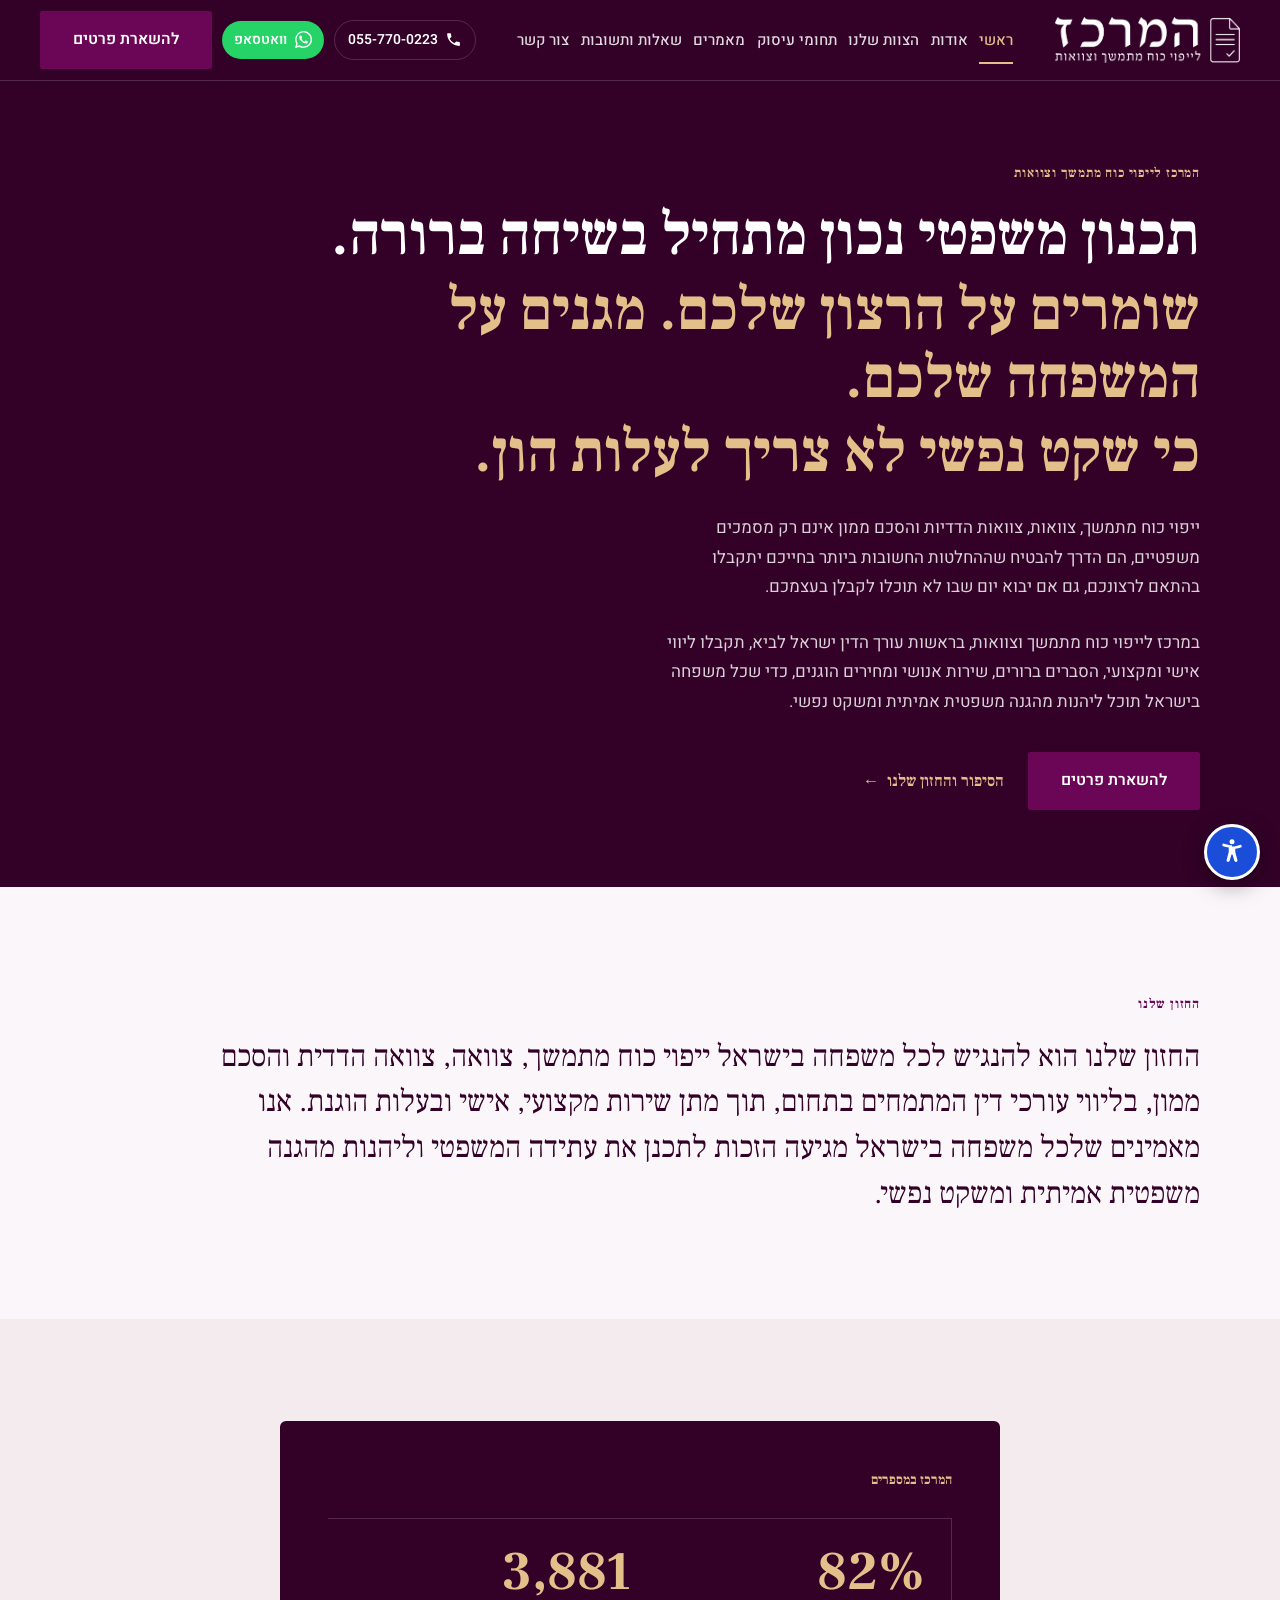
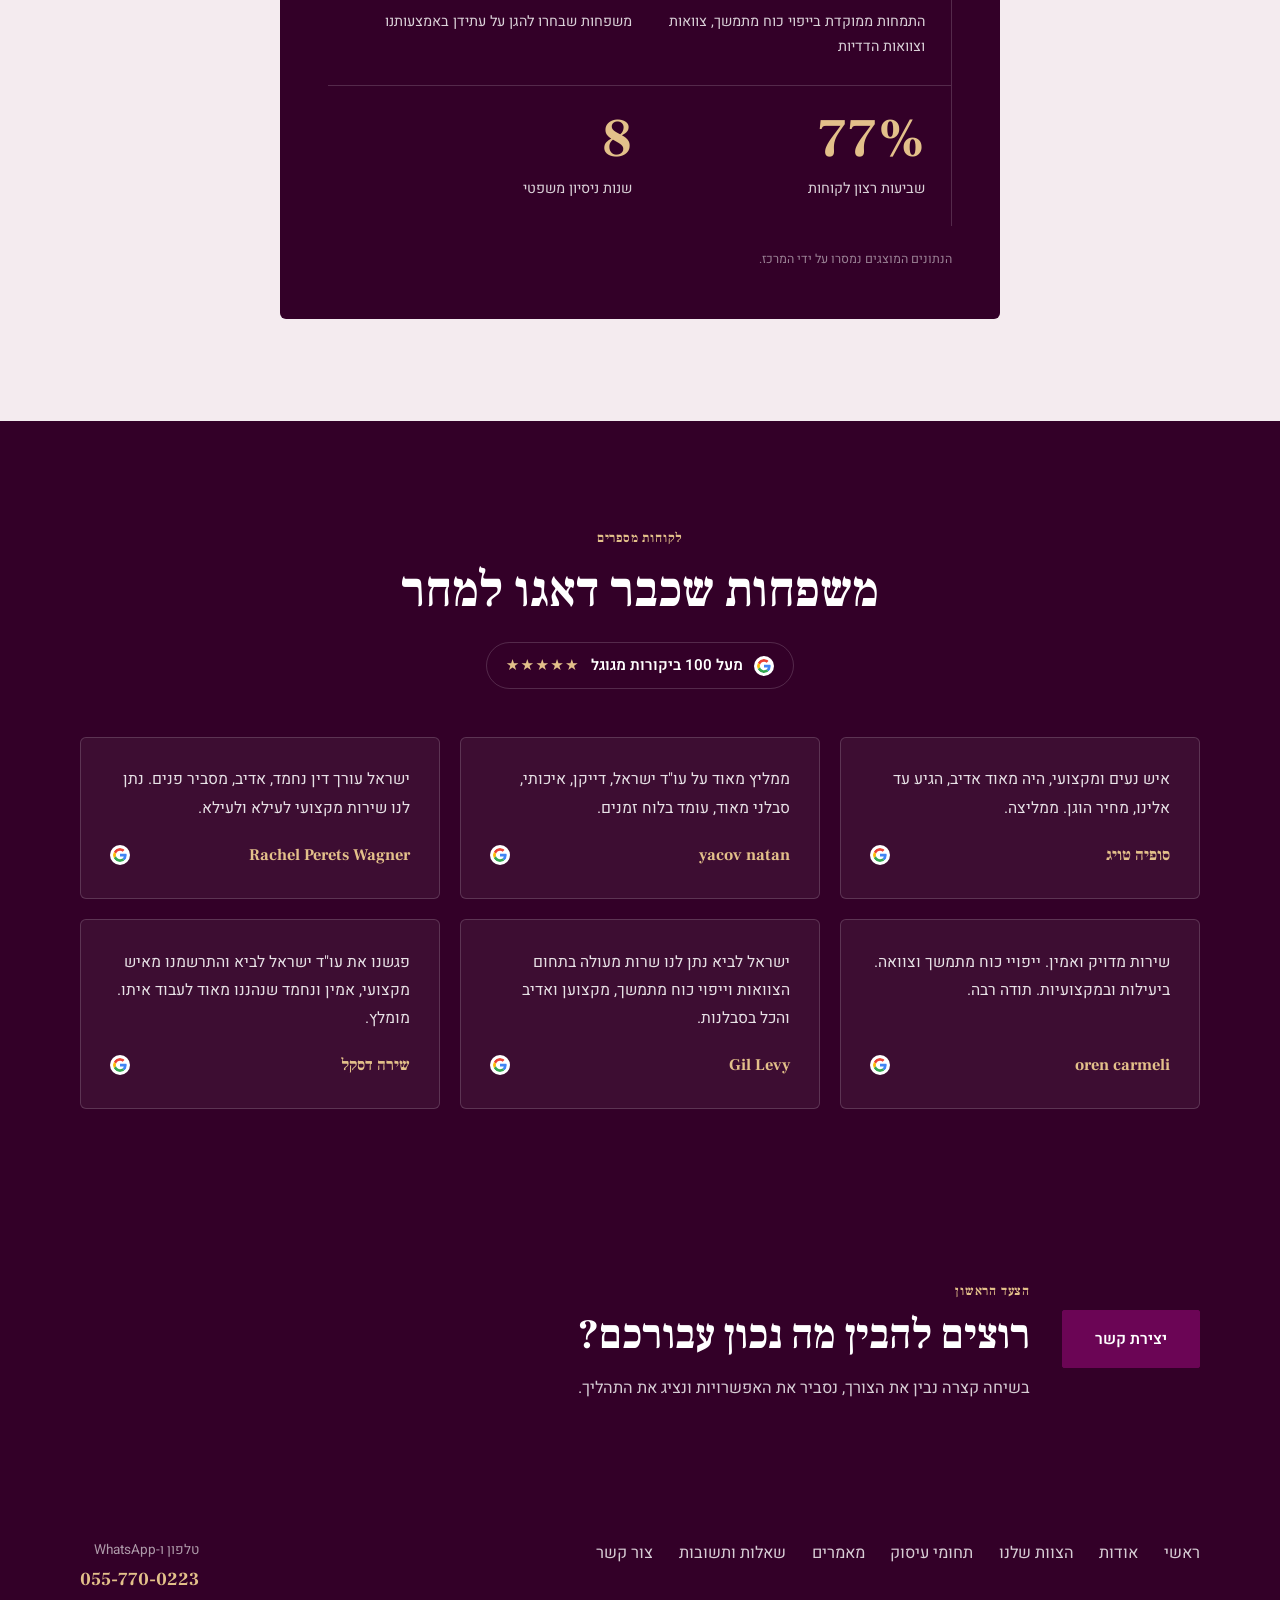
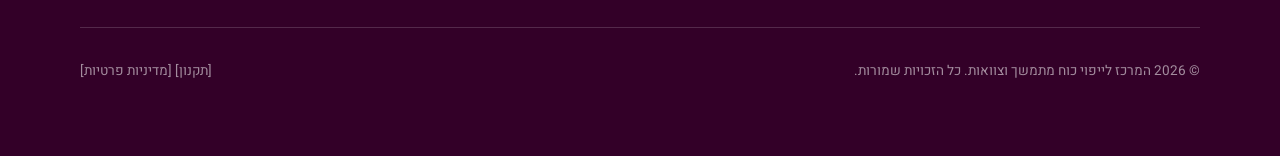
<file: index.html>
<!DOCTYPE html>
<html lang="he" dir="rtl">
<head>
  <meta charset="UTF-8" />
  <meta name="viewport" content="width=device-width, initial-scale=1.0" />
  <title>המרכז לייפוי כוח מתמשך וצוואות | עו״ד ישראל משה לביא</title>
  <meta name="description" content="ליווי אישי ומקצועי בעריכת ייפוי כוח מתמשך, צוואות, צוואות הדדיות והסכם ממון, בראשות עורך הדין ישראל משה לביא. שירות אנושי ומחירים הוגנים לכל משפחה בישראל." />
  <meta name="theme-color" content="#0A3132" />
  <!-- TODO: canonical/OG url — יעודכן עם הדומיין הסופי (טרם ידוע) -->
  <link rel="canonical" href="./" />
  <meta property="og:type" content="website" />
  <meta property="og:site_name" content="המרכז לייפוי כוח מתמשך וצוואות" />
  <meta property="og:title" content="המרכז לייפוי כוח מתמשך וצוואות | עו״ד ישראל משה לביא" />
  <meta property="og:description" content="ליווי אישי ומקצועי בעריכת ייפוי כוח מתמשך, צוואות, צוואות הדדיות והסכם ממון, בראשות עורך הדין ישראל משה לביא. שירות אנושי ומחירים הוגנים לכל משפחה בישראל." />
  <meta property="og:image" content="images/logo-card-2.jpg" />
  <link rel="icon" href="images/logo-card-2.jpg" />
  <link rel="preconnect" href="https://fonts.googleapis.com" />
  <link rel="preconnect" href="https://fonts.gstatic.com" crossorigin />
  <link href="https://fonts.googleapis.com/css2?family=Frank+Ruhl+Libre:wght@500;700;900&family=Heebo:wght@300;400;500;600;700&display=swap" rel="stylesheet" />
  <link rel="stylesheet" href="css/style.css" />
  <script type="application/ld+json">
  {
    "@context": "https://schema.org",
    "@type": "LegalService",
    "name": "המרכז לייפוי כוח מתמשך וצוואות",
    "description": "ליווי משפטי בעריכת ייפוי כוח מתמשך, צוואות, צוואות הדדיות והסכם ממון.",
    "telephone": "+972557700223",
    "image": "images/logo-card-2.jpg",
    "areaServed": "IL",
    "address": { "@type": "PostalAddress", "addressCountry": "IL" },
    "founder": {
      "@type": "Attorney",
      "name": "עורך הדין ישראל משה לביא",
      "jobTitle": "מייסד וראש המרכז לייפוי כוח מתמשך וצוואות",
      "telephone": "+972557700223"
    }
  }
  </script>
</head>
<body>
  <header class="site-header">
    <div class="wrap nav">
      <a class="nav__logo" href="index.html" aria-label="המרכז לייפוי כוח מתמשך וצוואות — לעמוד הבית">
        <img class="nav__logo-full" src="images/logo-mark.png" alt="" width="185" height="46" />
        <img class="nav__logo-compact" src="images/logo-mark-2.png" alt="" width="188" height="46" />
      </a>
      <nav class="nav__links" aria-label="ניווט ראשי">
        <a href="index.html" class="is-active" aria-current="page">ראשי</a>
        <a href="about.html">אודות</a>
        <a href="team.html">הצוות שלנו</a>
        <a href="services.html">תחומי עיסוק</a>
        <a href="articles.html">מאמרים</a>
        <a href="faq.html">שאלות ותשובות</a>
        <a href="contact.html">צור קשר</a>
      </nav>
      <div class="nav__actions">
        <a class="nav__phone" href="tel:055-770-0223" aria-label="חייגו 055-770-0223">
          <svg viewBox="0 0 24 24" aria-hidden="true"><path d="M6.6 10.8a15.5 15.5 0 0 0 6.6 6.6l2.2-2.2a1 1 0 0 1 1-.24 11.4 11.4 0 0 0 3.6.58 1 1 0 0 1 1 1V20a1 1 0 0 1-1 1A17 17 0 0 1 3 4a1 1 0 0 1 1-1h3.5a1 1 0 0 1 1 1 11.4 11.4 0 0 0 .58 3.6 1 1 0 0 1-.24 1z"/></svg>
          <span>055-770-0223</span>
        </a>
        <a class="nav__wa" href="https://wa.me/972557700223" target="_blank" rel="noopener noreferrer" aria-label="שליחת הודעה בוואטסאפ">
          <svg viewBox="0 0 24 24" aria-hidden="true"><path d="M.06 24l1.7-6.2A11.9 11.9 0 1 1 12 24a11.9 11.9 0 0 1-5.7-1.45L.06 24zM6.6 20.1l.37.22a9.9 9.9 0 1 0-3.4-3.4l.24.38-1 3.66 3.79-.86z"/><path d="M17.5 14.4c-.3-.15-1.76-.87-2.03-.97-.28-.1-.48-.15-.68.15-.2.3-.77.96-.94 1.16-.17.2-.35.22-.65.07-.3-.15-1.25-.46-2.38-1.47-.88-.79-1.48-1.76-1.66-2.06-.17-.3-.02-.46.13-.6.13-.14.3-.35.45-.53.15-.17.2-.3.3-.5.1-.2.05-.37-.03-.52-.07-.15-.67-1.61-.91-2.2-.24-.58-.49-.5-.67-.51h-.57c-.2 0-.52.07-.8.37-.27.3-1.03 1.02-1.03 2.48s1.06 2.87 1.21 3.07c.15.2 2.1 3.2 5.08 4.49.71.3 1.26.49 1.69.62.71.23 1.36.2 1.87.12.57-.09 1.76-.72 2-1.42.25-.69.25-1.28.18-1.41-.08-.13-.28-.2-.58-.35z"/></svg>
          <span>וואטסאפ</span>
        </a>
        <a class="nav__cta btn btn--gold" href="contact.html">להשארת פרטים</a>
      </div>
      <button class="nav__toggle" aria-label="פתיחת תפריט" aria-expanded="false"><span></span><span></span><span></span></button>
    </div>
  </header>
  <main>
    <section class="hero">
      <div class="wrap hero__grid">
        <div class="hero__content">
          <span class="hero__eyebrow eyebrow">המרכז לייפוי כוח מתמשך וצוואות</span>
          <h1>תכנון משפטי נכון מתחיל בשיחה ברורה.
            <span class="accent">שומרים על הרצון שלכם. מגנים על המשפחה שלכם.</span>
            <span class="accent">כי שקט נפשי לא צריך לעלות הון.</span>
          </h1>
          <p class="hero__sub">ייפוי כוח מתמשך, צוואות, צוואות הדדיות והסכם ממון אינם רק מסמכים משפטיים, הם הדרך להבטיח שההחלטות החשובות ביותר בחייכם יתקבלו בהתאם לרצונכם, גם אם יבוא יום שבו לא תוכלו לקבלן בעצמכם.</p>
          <p class="hero__sub">במרכז לייפוי כוח מתמשך וצוואות, בראשות עורך הדין ישראל לביא, תקבלו ליווי אישי ומקצועי, הסברים ברורים, שירות אנושי ומחירים הוגנים, כדי שכל משפחה בישראל תוכל ליהנות מהגנה משפטית אמיתית ומשקט נפשי.</p>
          <div class="hero__actions">
            <a class="btn btn--gold" href="contact.html">להשארת פרטים</a>
            <a class="link-gold link-arrow" href="about.html">הסיפור והחזון שלנו <span aria-hidden="true">←</span></a>
          </div>
        </div>
      </div>
    </section>

    <section class="section section--cream2">
      <div class="wrap">
        <span class="eyebrow">החזון שלנו</span>
        <p class="prose-block" style="font-family:var(--serif);color:var(--green);font-size:clamp(1.3rem,2.6vw,1.9rem);line-height:1.5;margin-top:1rem;max-width:60ch">החזון שלנו הוא להנגיש לכל משפחה בישראל ייפוי כוח מתמשך, צוואה, צוואה הדדית והסכם ממון, בליווי עורכי דין המתמחים בתחום, תוך מתן שירות מקצועי, אישי ובעלות הוגנת. אנו מאמינים שלכל משפחה בישראל מגיעה הזכות לתכנן את עתידה המשפטי וליהנות מהגנה משפטית אמיתית ומשקט נפשי.</p>
      </div>
    </section>

    <section class="section stats">
      <div class="wrap">
        <div class="stats__box">
          <div class="stats__label">המרכז במספרים</div>
          <div class="stats__grid">
            <div class="stat"><div class="stat__num">100%</div><div class="stat__txt">התמחות ממוקדת בייפוי כוח מתמשך, צוואות וצוואות הדדיות</div></div>
            <div class="stat"><div class="stat__num">4,756</div><div class="stat__txt">משפחות שבחרו להגן על עתידן באמצעותנו</div></div>
            <div class="stat"><div class="stat__num">98%</div><div class="stat__txt">שביעות רצון לקוחות</div></div>
            <div class="stat"><div class="stat__num">10</div><div class="stat__txt">שנות ניסיון משפטי</div></div>
          </div>
          <p class="stats__note">הנתונים המוצגים נמסרו על ידי המרכז.</p>
        </div>
      </div>
    </section>

    <section class="section testimonials">
      <div class="wrap">
        <div class="section-head testimonials__head">
          <span class="eyebrow">לקוחות מספרים</span>
          <h2 class="title">משפחות שכבר דאגו למחר</h2>
          <div class="tst__badge">
            <svg class="tst__g" viewBox="0 0 48 48" aria-hidden="true"><path fill="#EA4335" d="M24 9.5c3.54 0 6.71 1.22 9.21 3.6l6.85-6.85C35.9 2.38 30.47 0 24 0 14.62 0 6.51 5.38 2.56 13.22l7.98 6.19C12.43 13.72 17.74 9.5 24 9.5z"/><path fill="#4285F4" d="M46.98 24.55c0-1.57-.15-3.09-.38-4.55H24v9.02h12.94c-.58 2.96-2.26 5.48-4.78 7.18l7.73 6c4.51-4.18 7.09-10.36 7.09-17.65z"/><path fill="#FBBC05" d="M10.53 28.59c-.48-1.45-.76-2.99-.76-4.59s.27-3.14.76-4.59l-7.98-6.19C.92 16.46 0 20.12 0 24c0 3.88.92 7.54 2.56 10.78l7.97-6.19z"/><path fill="#34A853" d="M24 48c6.48 0 11.93-2.13 15.89-5.81l-7.73-6c-2.15 1.45-4.92 2.3-8.16 2.3-6.26 0-11.57-4.22-13.47-9.91l-7.98 6.19C6.51 42.62 14.62 48 24 48z"/></svg>
            <span>מעל 100 ביקורות מגוגל</span>
            <span class="tst__stars" aria-hidden="true">★★★★★</span>
          </div>
        </div>
        <div class="testimonials__grid">
          <figure class="tst">
            <p class="tst__quote">איש נעים ומקצועי, היה מאוד אדיב, הגיע עד אלינו, מחיר הוגן. ממליצה.</p>
            <figcaption class="tst__by">
              <span class="tst__name">סופיה טויג</span>
              <svg class="tst__g" viewBox="0 0 48 48" aria-hidden="true"><path fill="#EA4335" d="M24 9.5c3.54 0 6.71 1.22 9.21 3.6l6.85-6.85C35.9 2.38 30.47 0 24 0 14.62 0 6.51 5.38 2.56 13.22l7.98 6.19C12.43 13.72 17.74 9.5 24 9.5z"/><path fill="#4285F4" d="M46.98 24.55c0-1.57-.15-3.09-.38-4.55H24v9.02h12.94c-.58 2.96-2.26 5.48-4.78 7.18l7.73 6c4.51-4.18 7.09-10.36 7.09-17.65z"/><path fill="#FBBC05" d="M10.53 28.59c-.48-1.45-.76-2.99-.76-4.59s.27-3.14.76-4.59l-7.98-6.19C.92 16.46 0 20.12 0 24c0 3.88.92 7.54 2.56 10.78l7.97-6.19z"/><path fill="#34A853" d="M24 48c6.48 0 11.93-2.13 15.89-5.81l-7.73-6c-2.15 1.45-4.92 2.3-8.16 2.3-6.26 0-11.57-4.22-13.47-9.91l-7.98 6.19C6.51 42.62 14.62 48 24 48z"/></svg>
            </figcaption>
          </figure>
          <figure class="tst">
            <p class="tst__quote">ממליץ מאוד על עו&quot;ד ישראל, דייקן, איכותי, סבלני מאוד, עומד בלוח זמנים.</p>
            <figcaption class="tst__by">
              <span class="tst__name">yacov natan</span>
              <svg class="tst__g" viewBox="0 0 48 48" aria-hidden="true"><path fill="#EA4335" d="M24 9.5c3.54 0 6.71 1.22 9.21 3.6l6.85-6.85C35.9 2.38 30.47 0 24 0 14.62 0 6.51 5.38 2.56 13.22l7.98 6.19C12.43 13.72 17.74 9.5 24 9.5z"/><path fill="#4285F4" d="M46.98 24.55c0-1.57-.15-3.09-.38-4.55H24v9.02h12.94c-.58 2.96-2.26 5.48-4.78 7.18l7.73 6c4.51-4.18 7.09-10.36 7.09-17.65z"/><path fill="#FBBC05" d="M10.53 28.59c-.48-1.45-.76-2.99-.76-4.59s.27-3.14.76-4.59l-7.98-6.19C.92 16.46 0 20.12 0 24c0 3.88.92 7.54 2.56 10.78l7.97-6.19z"/><path fill="#34A853" d="M24 48c6.48 0 11.93-2.13 15.89-5.81l-7.73-6c-2.15 1.45-4.92 2.3-8.16 2.3-6.26 0-11.57-4.22-13.47-9.91l-7.98 6.19C6.51 42.62 14.62 48 24 48z"/></svg>
            </figcaption>
          </figure>
          <figure class="tst">
            <p class="tst__quote">ישראל עורך דין נחמד, אדיב, מסביר פנים. נתן לנו שירות מקצועי לעילא ולעילא.</p>
            <figcaption class="tst__by">
              <span class="tst__name">Rachel Perets Wagner</span>
              <svg class="tst__g" viewBox="0 0 48 48" aria-hidden="true"><path fill="#EA4335" d="M24 9.5c3.54 0 6.71 1.22 9.21 3.6l6.85-6.85C35.9 2.38 30.47 0 24 0 14.62 0 6.51 5.38 2.56 13.22l7.98 6.19C12.43 13.72 17.74 9.5 24 9.5z"/><path fill="#4285F4" d="M46.98 24.55c0-1.57-.15-3.09-.38-4.55H24v9.02h12.94c-.58 2.96-2.26 5.48-4.78 7.18l7.73 6c4.51-4.18 7.09-10.36 7.09-17.65z"/><path fill="#FBBC05" d="M10.53 28.59c-.48-1.45-.76-2.99-.76-4.59s.27-3.14.76-4.59l-7.98-6.19C.92 16.46 0 20.12 0 24c0 3.88.92 7.54 2.56 10.78l7.97-6.19z"/><path fill="#34A853" d="M24 48c6.48 0 11.93-2.13 15.89-5.81l-7.73-6c-2.15 1.45-4.92 2.3-8.16 2.3-6.26 0-11.57-4.22-13.47-9.91l-7.98 6.19C6.51 42.62 14.62 48 24 48z"/></svg>
            </figcaption>
          </figure>
          <figure class="tst">
            <p class="tst__quote">שירות מדויק ואמין. ייפויי כוח מתמשך וצוואה. ביעילות ובמקצועיות. תודה רבה.</p>
            <figcaption class="tst__by">
              <span class="tst__name">oren carmeli</span>
              <svg class="tst__g" viewBox="0 0 48 48" aria-hidden="true"><path fill="#EA4335" d="M24 9.5c3.54 0 6.71 1.22 9.21 3.6l6.85-6.85C35.9 2.38 30.47 0 24 0 14.62 0 6.51 5.38 2.56 13.22l7.98 6.19C12.43 13.72 17.74 9.5 24 9.5z"/><path fill="#4285F4" d="M46.98 24.55c0-1.57-.15-3.09-.38-4.55H24v9.02h12.94c-.58 2.96-2.26 5.48-4.78 7.18l7.73 6c4.51-4.18 7.09-10.36 7.09-17.65z"/><path fill="#FBBC05" d="M10.53 28.59c-.48-1.45-.76-2.99-.76-4.59s.27-3.14.76-4.59l-7.98-6.19C.92 16.46 0 20.12 0 24c0 3.88.92 7.54 2.56 10.78l7.97-6.19z"/><path fill="#34A853" d="M24 48c6.48 0 11.93-2.13 15.89-5.81l-7.73-6c-2.15 1.45-4.92 2.3-8.16 2.3-6.26 0-11.57-4.22-13.47-9.91l-7.98 6.19C6.51 42.62 14.62 48 24 48z"/></svg>
            </figcaption>
          </figure>
          <figure class="tst">
            <p class="tst__quote">ישראל לביא נתן לנו שרות מעולה בתחום הצוואות וייפוי כוח מתמשך, מקצוען ואדיב והכל בסבלנות.</p>
            <figcaption class="tst__by">
              <span class="tst__name">Gil Levy</span>
              <svg class="tst__g" viewBox="0 0 48 48" aria-hidden="true"><path fill="#EA4335" d="M24 9.5c3.54 0 6.71 1.22 9.21 3.6l6.85-6.85C35.9 2.38 30.47 0 24 0 14.62 0 6.51 5.38 2.56 13.22l7.98 6.19C12.43 13.72 17.74 9.5 24 9.5z"/><path fill="#4285F4" d="M46.98 24.55c0-1.57-.15-3.09-.38-4.55H24v9.02h12.94c-.58 2.96-2.26 5.48-4.78 7.18l7.73 6c4.51-4.18 7.09-10.36 7.09-17.65z"/><path fill="#FBBC05" d="M10.53 28.59c-.48-1.45-.76-2.99-.76-4.59s.27-3.14.76-4.59l-7.98-6.19C.92 16.46 0 20.12 0 24c0 3.88.92 7.54 2.56 10.78l7.97-6.19z"/><path fill="#34A853" d="M24 48c6.48 0 11.93-2.13 15.89-5.81l-7.73-6c-2.15 1.45-4.92 2.3-8.16 2.3-6.26 0-11.57-4.22-13.47-9.91l-7.98 6.19C6.51 42.62 14.62 48 24 48z"/></svg>
            </figcaption>
          </figure>
          <figure class="tst">
            <p class="tst__quote">פגשנו את עו&quot;ד ישראל לביא והתרשמנו מאיש מקצועי, אמין ונחמד שנהננו מאוד לעבוד איתו. מומלץ.</p>
            <figcaption class="tst__by">
              <span class="tst__name">שירה דסקל</span>
              <svg class="tst__g" viewBox="0 0 48 48" aria-hidden="true"><path fill="#EA4335" d="M24 9.5c3.54 0 6.71 1.22 9.21 3.6l6.85-6.85C35.9 2.38 30.47 0 24 0 14.62 0 6.51 5.38 2.56 13.22l7.98 6.19C12.43 13.72 17.74 9.5 24 9.5z"/><path fill="#4285F4" d="M46.98 24.55c0-1.57-.15-3.09-.38-4.55H24v9.02h12.94c-.58 2.96-2.26 5.48-4.78 7.18l7.73 6c4.51-4.18 7.09-10.36 7.09-17.65z"/><path fill="#FBBC05" d="M10.53 28.59c-.48-1.45-.76-2.99-.76-4.59s.27-3.14.76-4.59l-7.98-6.19C.92 16.46 0 20.12 0 24c0 3.88.92 7.54 2.56 10.78l7.97-6.19z"/><path fill="#34A853" d="M24 48c6.48 0 11.93-2.13 15.89-5.81l-7.73-6c-2.15 1.45-4.92 2.3-8.16 2.3-6.26 0-11.57-4.22-13.47-9.91l-7.98 6.19C6.51 42.62 14.62 48 24 48z"/></svg>
            </figcaption>
          </figure>
        </div>
      </div>
    </section>

  <section class="cta-band">
    <div class="wrap cta-band__grid">
      <a class="btn btn--gold" href="contact.html">יצירת קשר</a>
      <div class="cta-band__text">
        <span class="cta-band__eyebrow eyebrow">הצעד הראשון</span>
        <h2>רוצים להבין מה נכון עבורכם?</h2>
        <p>בשיחה קצרה נבין את הצורך, נסביר את האפשרויות ונציג את התהליך.</p>
      </div>
    </div>
  </section>
  </main>
  <footer class="site-footer">
    <div class="wrap">
      <div class="footer__top">
        <nav class="footer__nav" aria-label="ניווט תחתון">
          <a href="index.html">ראשי</a>
          <a href="about.html">אודות</a>
          <a href="team.html">הצוות שלנו</a>
          <a href="services.html">תחומי עיסוק</a>
          <a href="articles.html">מאמרים</a>
          <a href="faq.html">שאלות ותשובות</a>
          <a href="contact.html">צור קשר</a>
        </nav>
        <div>
          <div class="contact-info__label" style="color:rgba(255,255,255,.6)">טלפון ו-WhatsApp</div>
          <a class="footer__phone" href="tel:055-770-0223">055-770-0223</a>
        </div>
      </div>
      <div class="footer__rule"></div>
      <div class="footer__bottom">
        <p>© 2026 המרכז לייפוי כוח מתמשך וצוואות. כל הזכויות שמורות.</p>
        <p class="footer__legal">[<a href="#">תקנון</a>] [<a href="#">מדיניות פרטיות</a>]</p>
      </div>
    </div>
  </footer>
  <script src="js/main.js"></script>
  <script src="accessibility.js" defer></script>
</body>
</html>
</file>
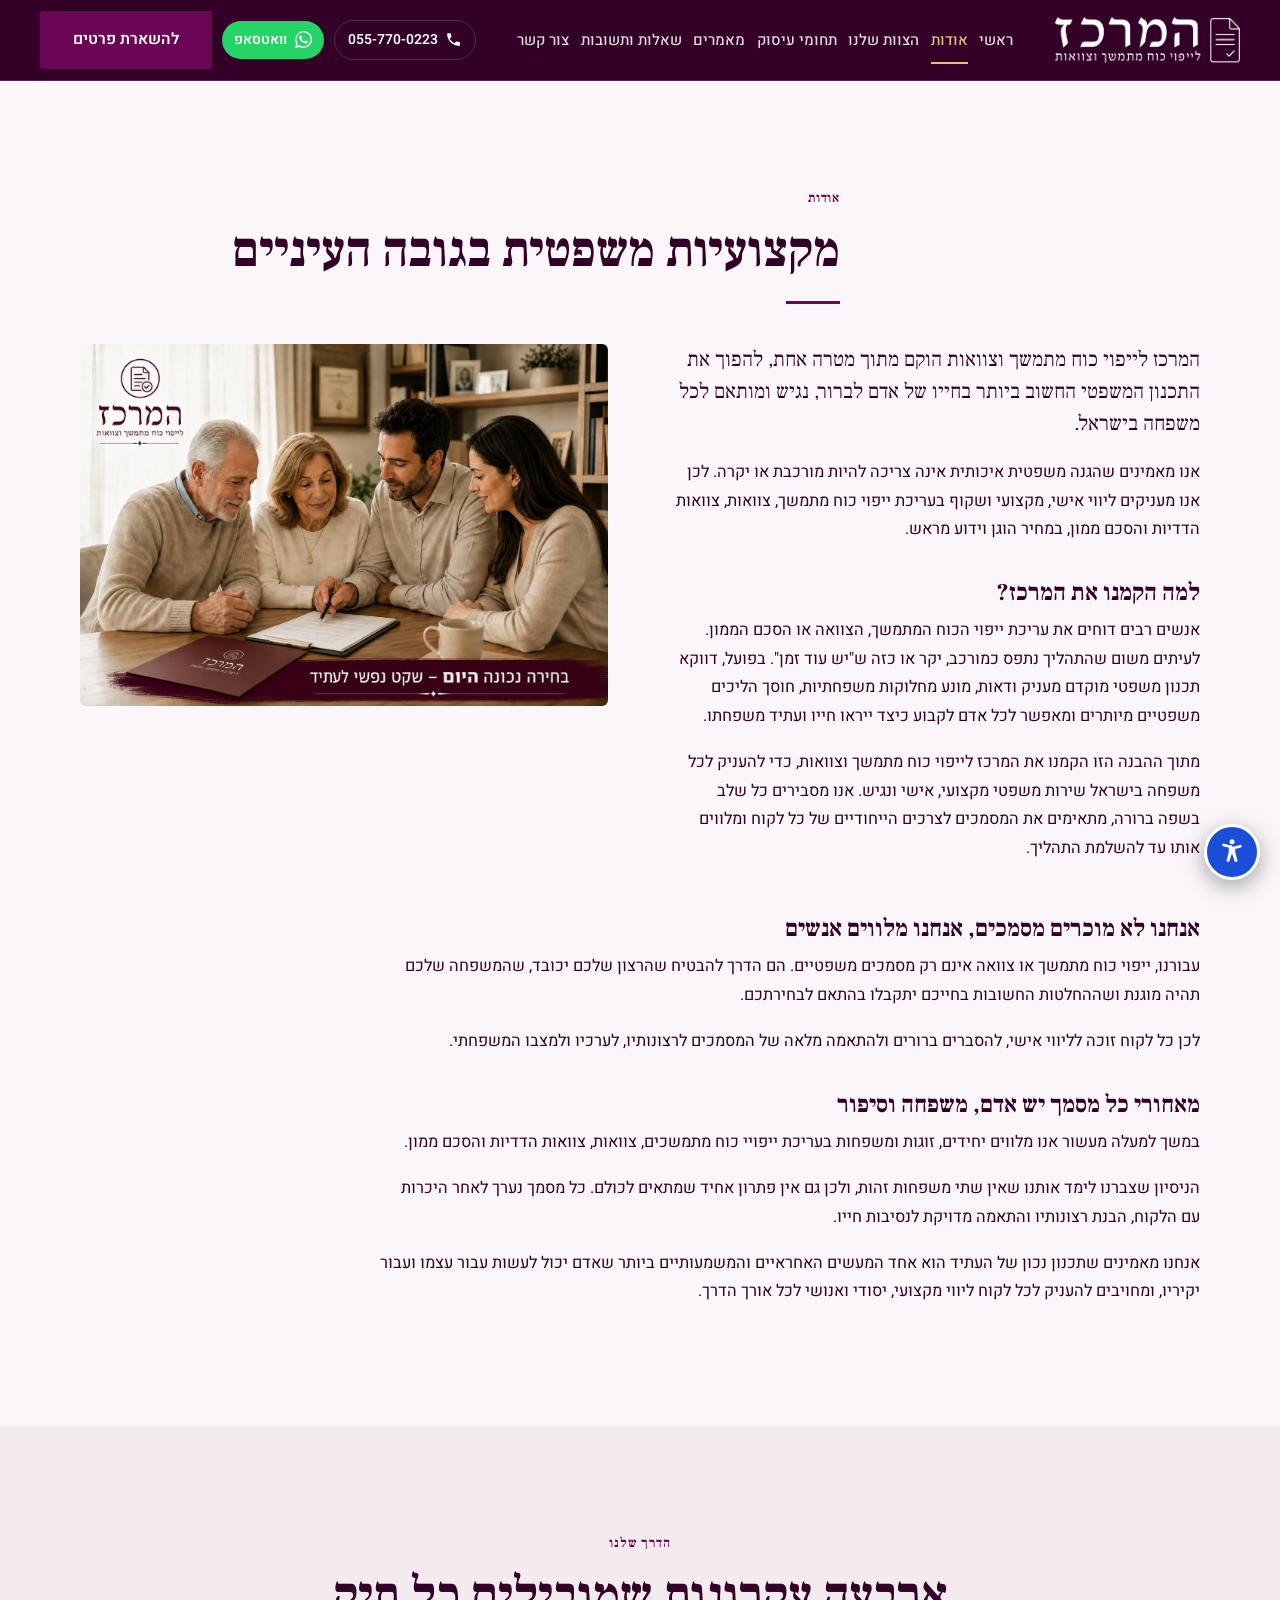
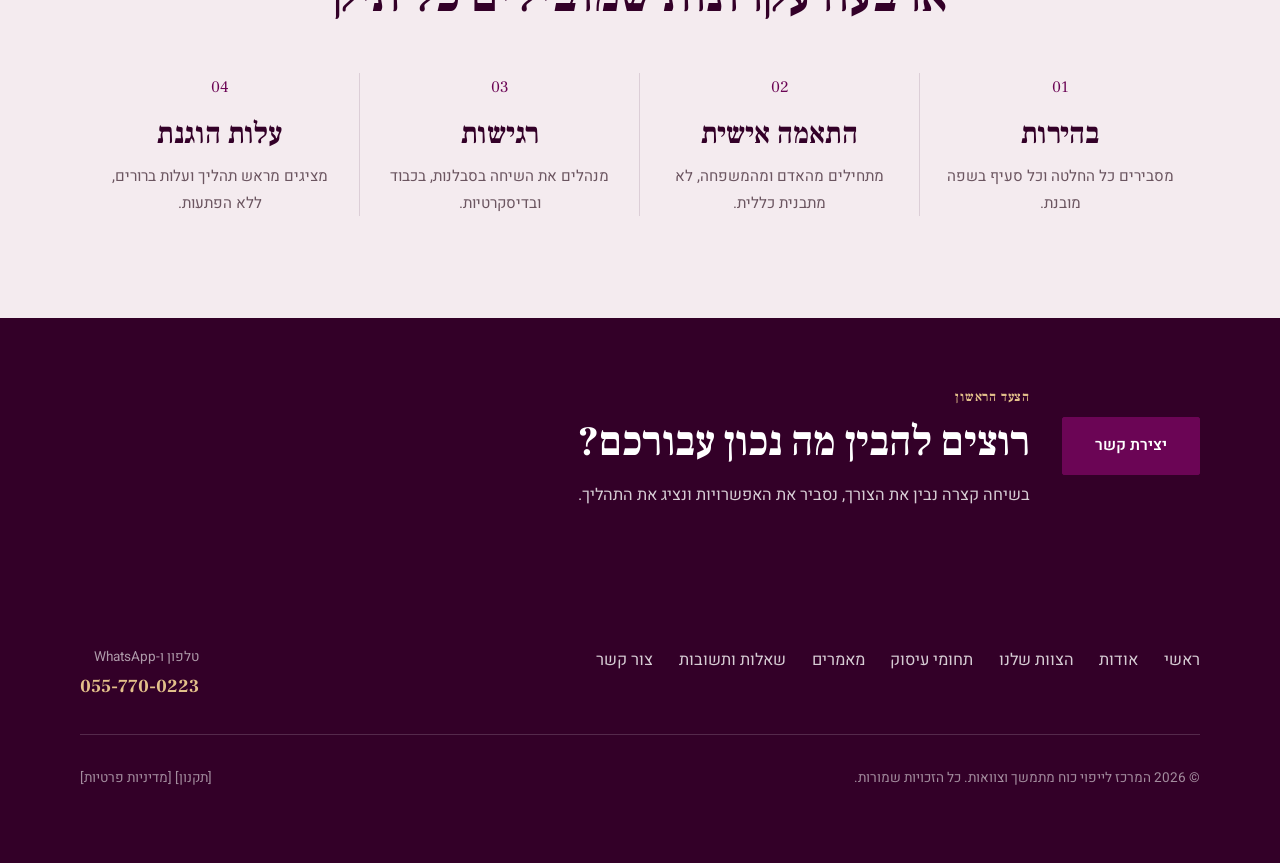
<file: about.html>
<!DOCTYPE html>
<html lang="he" dir="rtl">
<head>
  <meta charset="UTF-8" />
  <meta name="viewport" content="width=device-width, initial-scale=1.0" />
  <title>אודות | המרכז לייפוי כוח מתמשך וצוואות</title>
  <meta name="description" content="המרכז לייפוי כוח מתמשך וצוואות הוקם כדי להפוך את התכנון המשפטי החשוב ביותר לברור, נגיש ומותאם לכל משפחה בישראל — בליווי אישי, מקצועי ושקוף ובמחיר הוגן." />
  <meta name="theme-color" content="#0A3132" />
  <!-- TODO: canonical/OG url — יעודכן עם הדומיין הסופי (טרם ידוע) -->
  <link rel="canonical" href="./" />
  <meta property="og:type" content="website" />
  <meta property="og:site_name" content="המרכז לייפוי כוח מתמשך וצוואות" />
  <meta property="og:title" content="אודות | המרכז לייפוי כוח מתמשך וצוואות" />
  <meta property="og:description" content="המרכז לייפוי כוח מתמשך וצוואות הוקם כדי להפוך את התכנון המשפטי החשוב ביותר לברור, נגיש ומותאם לכל משפחה בישראל — בליווי אישי, מקצועי ושקוף ובמחיר הוגן." />
  <meta property="og:image" content="images/logo-card-2.jpg" />
  <link rel="icon" href="images/logo-card-2.jpg" />
  <link rel="preconnect" href="https://fonts.googleapis.com" />
  <link rel="preconnect" href="https://fonts.gstatic.com" crossorigin />
  <link href="https://fonts.googleapis.com/css2?family=Frank+Ruhl+Libre:wght@500;700;900&family=Heebo:wght@300;400;500;600;700&display=swap" rel="stylesheet" />
  <link rel="stylesheet" href="css/style.css" />

</head>
<body>
  <header class="site-header">
    <div class="wrap nav">
      <a class="nav__logo" href="index.html" aria-label="המרכז לייפוי כוח מתמשך וצוואות — לעמוד הבית">
        <img class="nav__logo-full" src="images/logo-mark.png" alt="" width="185" height="46" />
        <img class="nav__logo-compact" src="images/logo-mark-2.png" alt="" width="188" height="46" />
      </a>
      <nav class="nav__links" aria-label="ניווט ראשי">
        <a href="index.html">ראשי</a>
        <a href="about.html" class="is-active" aria-current="page">אודות</a>
        <a href="team.html">הצוות שלנו</a>
        <a href="services.html">תחומי עיסוק</a>
        <a href="articles.html">מאמרים</a>
        <a href="faq.html">שאלות ותשובות</a>
        <a href="contact.html">צור קשר</a>
      </nav>
      <div class="nav__actions">
        <a class="nav__phone" href="tel:055-770-0223" aria-label="חייגו 055-770-0223">
          <svg viewBox="0 0 24 24" aria-hidden="true"><path d="M6.6 10.8a15.5 15.5 0 0 0 6.6 6.6l2.2-2.2a1 1 0 0 1 1-.24 11.4 11.4 0 0 0 3.6.58 1 1 0 0 1 1 1V20a1 1 0 0 1-1 1A17 17 0 0 1 3 4a1 1 0 0 1 1-1h3.5a1 1 0 0 1 1 1 11.4 11.4 0 0 0 .58 3.6 1 1 0 0 1-.24 1z"/></svg>
          <span>055-770-0223</span>
        </a>
        <a class="nav__wa" href="https://wa.me/972557700223" target="_blank" rel="noopener noreferrer" aria-label="שליחת הודעה בוואטסאפ">
          <svg viewBox="0 0 24 24" aria-hidden="true"><path d="M.06 24l1.7-6.2A11.9 11.9 0 1 1 12 24a11.9 11.9 0 0 1-5.7-1.45L.06 24zM6.6 20.1l.37.22a9.9 9.9 0 1 0-3.4-3.4l.24.38-1 3.66 3.79-.86z"/><path d="M17.5 14.4c-.3-.15-1.76-.87-2.03-.97-.28-.1-.48-.15-.68.15-.2.3-.77.96-.94 1.16-.17.2-.35.22-.65.07-.3-.15-1.25-.46-2.38-1.47-.88-.79-1.48-1.76-1.66-2.06-.17-.3-.02-.46.13-.6.13-.14.3-.35.45-.53.15-.17.2-.3.3-.5.1-.2.05-.37-.03-.52-.07-.15-.67-1.61-.91-2.2-.24-.58-.49-.5-.67-.51h-.57c-.2 0-.52.07-.8.37-.27.3-1.03 1.02-1.03 2.48s1.06 2.87 1.21 3.07c.15.2 2.1 3.2 5.08 4.49.71.3 1.26.49 1.69.62.71.23 1.36.2 1.87.12.57-.09 1.76-.72 2-1.42.25-.69.25-1.28.18-1.41-.08-.13-.28-.2-.58-.35z"/></svg>
          <span>וואטסאפ</span>
        </a>
        <a class="nav__cta btn btn--gold" href="contact.html">להשארת פרטים</a>
      </div>
      <button class="nav__toggle" aria-label="פתיחת תפריט" aria-expanded="false"><span></span><span></span><span></span></button>
    </div>
  </header>
  <main>
    <section class="section section--cream2">
      <div class="wrap">
        <div class="section-head">
          <span class="eyebrow">אודות</span>
          <h1 class="title">מקצועיות משפטית בגובה העיניים</h1>
          <hr class="gold-rule" />
        </div>
        <div class="about__grid" style="margin-top:2.5rem">
          <div class="prose-block">
            <p style="font-family:var(--serif);color:var(--green);font-size:1.3rem;line-height:1.55">המרכז לייפוי כוח מתמשך וצוואות הוקם מתוך מטרה אחת, להפוך את התכנון המשפטי החשוב ביותר בחייו של אדם לברור, נגיש ומותאם לכל משפחה בישראל.</p>
            <p>אנו מאמינים שהגנה משפטית איכותית אינה צריכה להיות מורכבת או יקרה. לכן אנו מעניקים ליווי אישי, מקצועי ושקוף בעריכת ייפוי כוח מתמשך, צוואות, צוואות הדדיות והסכם ממון, במחיר הוגן וידוע מראש.</p>
            <h3>למה הקמנו את המרכז?</h3>
            <p>אנשים רבים דוחים את עריכת ייפוי הכוח המתמשך, הצוואה או הסכם הממון. לעיתים משום שהתהליך נתפס כמורכב, יקר או כזה ש"יש עוד זמן". בפועל, דווקא תכנון משפטי מוקדם מעניק ודאות, מונע מחלוקות משפחתיות, חוסך הליכים משפטיים מיותרים ומאפשר לכל אדם לקבוע כיצד ייראו חייו ועתיד משפחתו.</p>
            <p>מתוך ההבנה הזו הקמנו את המרכז לייפוי כוח מתמשך וצוואות, כדי להעניק לכל משפחה בישראל שירות משפטי מקצועי, אישי ונגיש. אנו מסבירים כל שלב בשפה ברורה, מתאימים את המסמכים לצרכים הייחודיים של כל לקוח ומלווים אותו עד להשלמת התהליך.</p>
          </div>
          <div class="about__media"><img src="images/about-family.jpg" alt="בני משפחה חותמים על ייפוי כוח מתמשך וצוואה בליווי המרכז" width="1400" height="959" /></div>
        </div>
        <div class="prose-block" style="max-width:820px;margin-top:1rem">
          <h3>אנחנו לא מוכרים מסמכים, אנחנו מלווים אנשים</h3>
          <p>עבורנו, ייפוי כוח מתמשך או צוואה אינם רק מסמכים משפטיים. הם הדרך להבטיח שהרצון שלכם יכובד, שהמשפחה שלכם תהיה מוגנת ושההחלטות החשובות בחייכם יתקבלו בהתאם לבחירתכם.</p>
          <p>לכן כל לקוח זוכה לליווי אישי, להסברים ברורים ולהתאמה מלאה של המסמכים לרצונותיו, לערכיו ולמצבו המשפחתי.</p>
          <h3>מאחורי כל מסמך יש אדם, משפחה וסיפור</h3>
          <p>במשך למעלה מעשור אנו מלווים יחידים, זוגות ומשפחות בעריכת ייפויי כוח מתמשכים, צוואות, צוואות הדדיות והסכם ממון.</p>
          <p>הניסיון שצברנו לימד אותנו שאין שתי משפחות זהות, ולכן גם אין פתרון אחיד שמתאים לכולם. כל מסמך נערך לאחר היכרות עם הלקוח, הבנת רצונותיו והתאמה מדויקת לנסיבות חייו.</p>
          <p>אנחנו מאמינים שתכנון נכון של העתיד הוא אחד המעשים האחראיים והמשמעותיים ביותר שאדם יכול לעשות עבור עצמו ועבור יקיריו, ומחויבים להעניק לכל לקוח ליווי מקצועי, יסודי ואנושי לכל אורך הדרך.</p>
        </div>
      </div>
    </section>

    <section class="section section--cream">
      <div class="wrap">
        <div class="section-head principles-head">
          <span class="eyebrow">הדרך שלנו</span>
          <h2 class="title">ארבעה עקרונות שמובילים כל תיק</h2>
        </div>
        <div class="principles">
          <div class="principle"><div class="principle__num">01</div><h3>בהירות</h3><p>מסבירים כל החלטה וכל סעיף בשפה מובנת.</p></div>
          <div class="principle"><div class="principle__num">02</div><h3>התאמה אישית</h3><p>מתחילים מהאדם ומהמשפחה, לא מתבנית כללית.</p></div>
          <div class="principle"><div class="principle__num">03</div><h3>רגישות</h3><p>מנהלים את השיחה בסבלנות, בכבוד ובדיסקרטיות.</p></div>
          <div class="principle"><div class="principle__num">04</div><h3>עלות הוגנת</h3><p>מציגים מראש תהליך ועלות ברורים, ללא הפתעות.</p></div>
        </div>
      </div>
    </section>

  <section class="cta-band">
    <div class="wrap cta-band__grid">
      <a class="btn btn--gold" href="contact.html">יצירת קשר</a>
      <div class="cta-band__text">
        <span class="cta-band__eyebrow eyebrow">הצעד הראשון</span>
        <h2>רוצים להבין מה נכון עבורכם?</h2>
        <p>בשיחה קצרה נבין את הצורך, נסביר את האפשרויות ונציג את התהליך.</p>
      </div>
    </div>
  </section>
  </main>
  <footer class="site-footer">
    <div class="wrap">
      <div class="footer__top">
        <nav class="footer__nav" aria-label="ניווט תחתון">
          <a href="index.html">ראשי</a>
          <a href="about.html">אודות</a>
          <a href="team.html">הצוות שלנו</a>
          <a href="services.html">תחומי עיסוק</a>
          <a href="articles.html">מאמרים</a>
          <a href="faq.html">שאלות ותשובות</a>
          <a href="contact.html">צור קשר</a>
        </nav>
        <div>
          <div class="contact-info__label" style="color:rgba(255,255,255,.6)">טלפון ו-WhatsApp</div>
          <a class="footer__phone" href="tel:055-770-0223">055-770-0223</a>
        </div>
      </div>
      <div class="footer__rule"></div>
      <div class="footer__bottom">
        <p>© 2026 המרכז לייפוי כוח מתמשך וצוואות. כל הזכויות שמורות.</p>
        <p class="footer__legal">[<a href="#">תקנון</a>] [<a href="#">מדיניות פרטיות</a>]</p>
      </div>
    </div>
  </footer>
  <script src="js/main.js"></script>
  <script src="accessibility.js" defer></script>
</body>
</html>
</file>
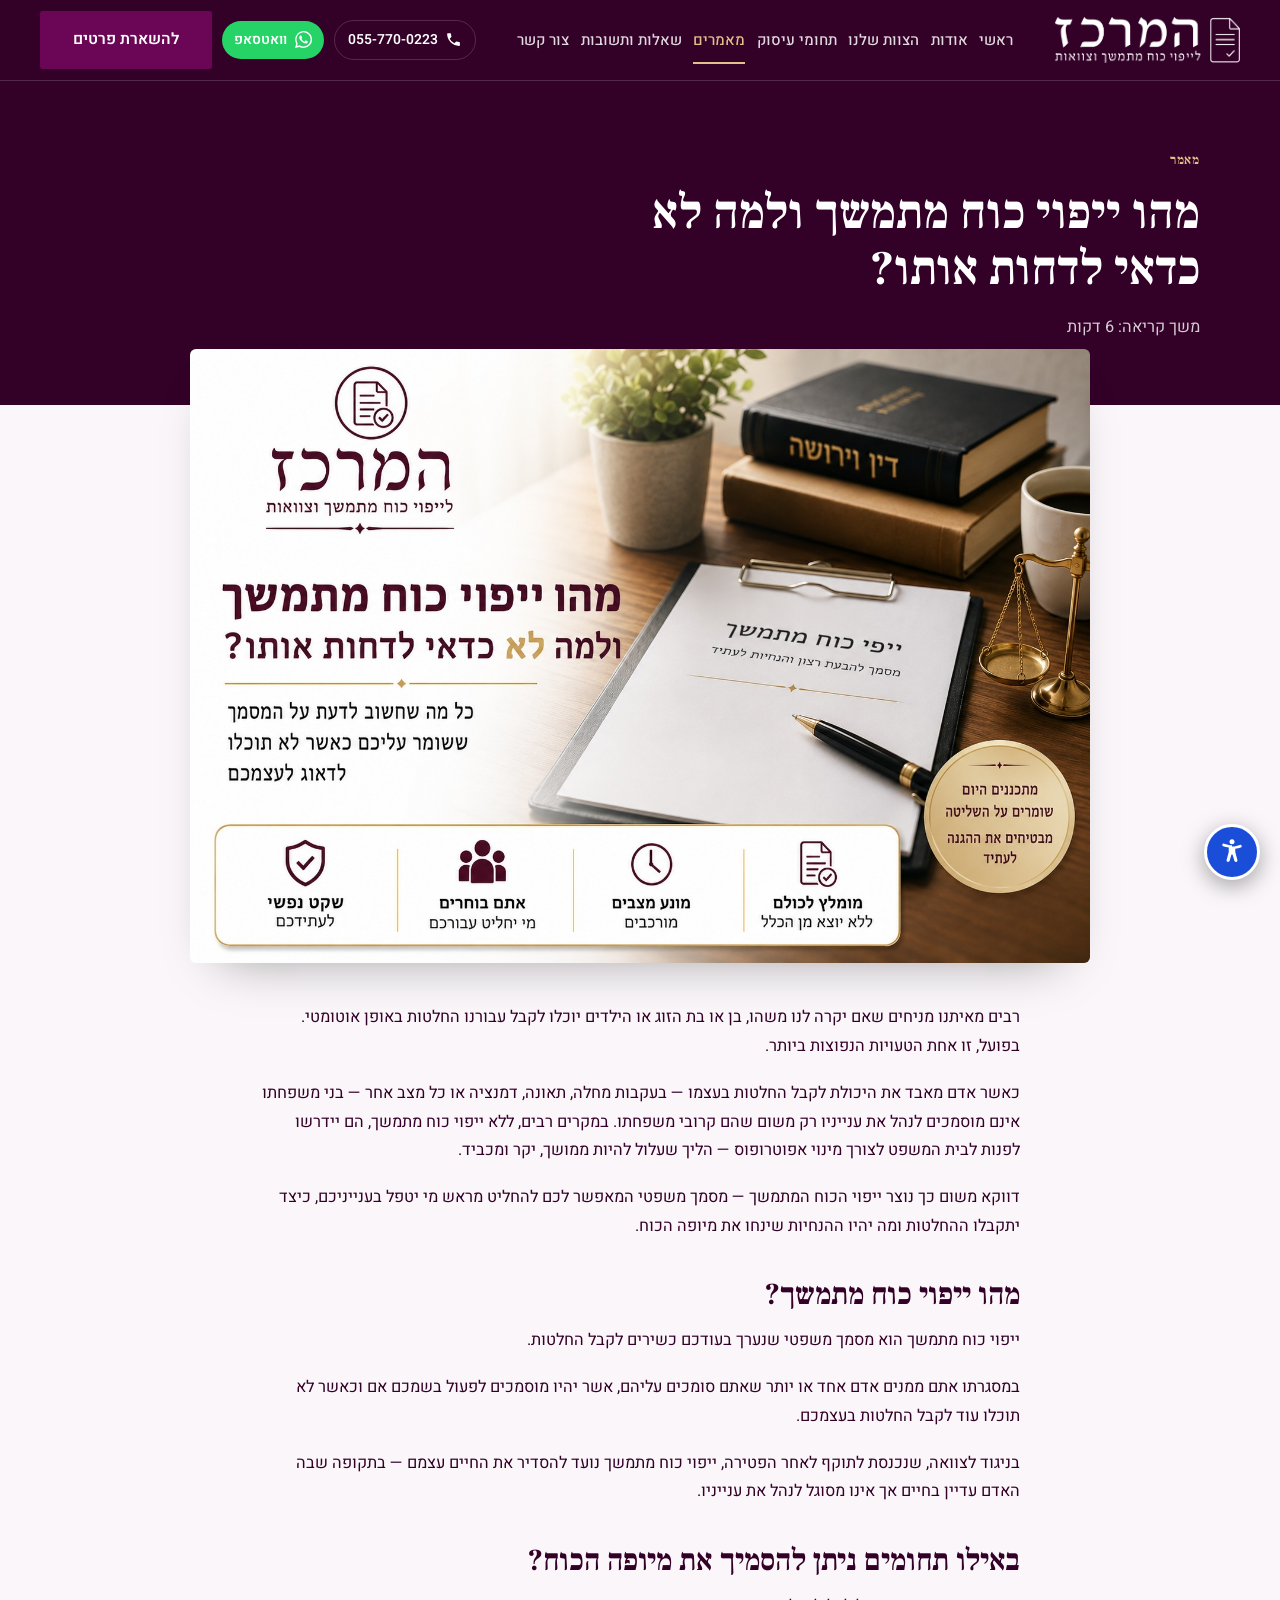
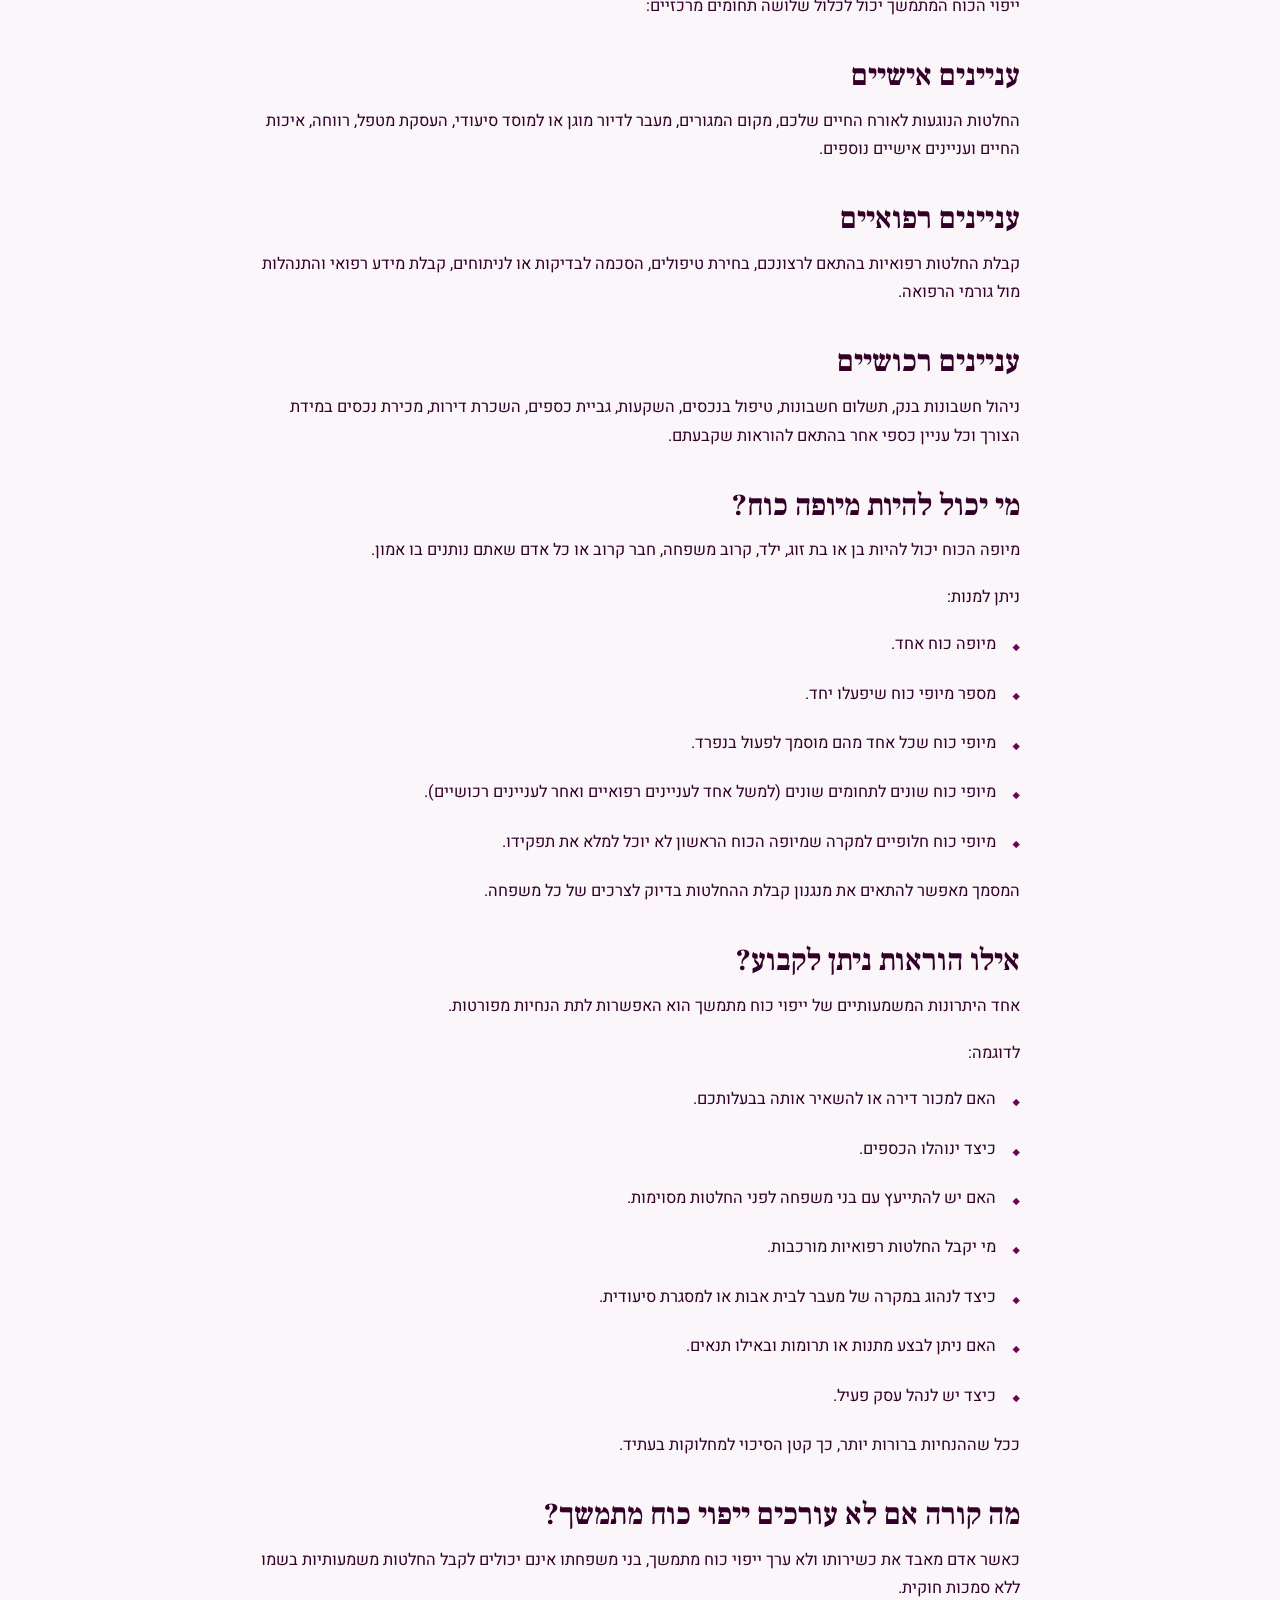
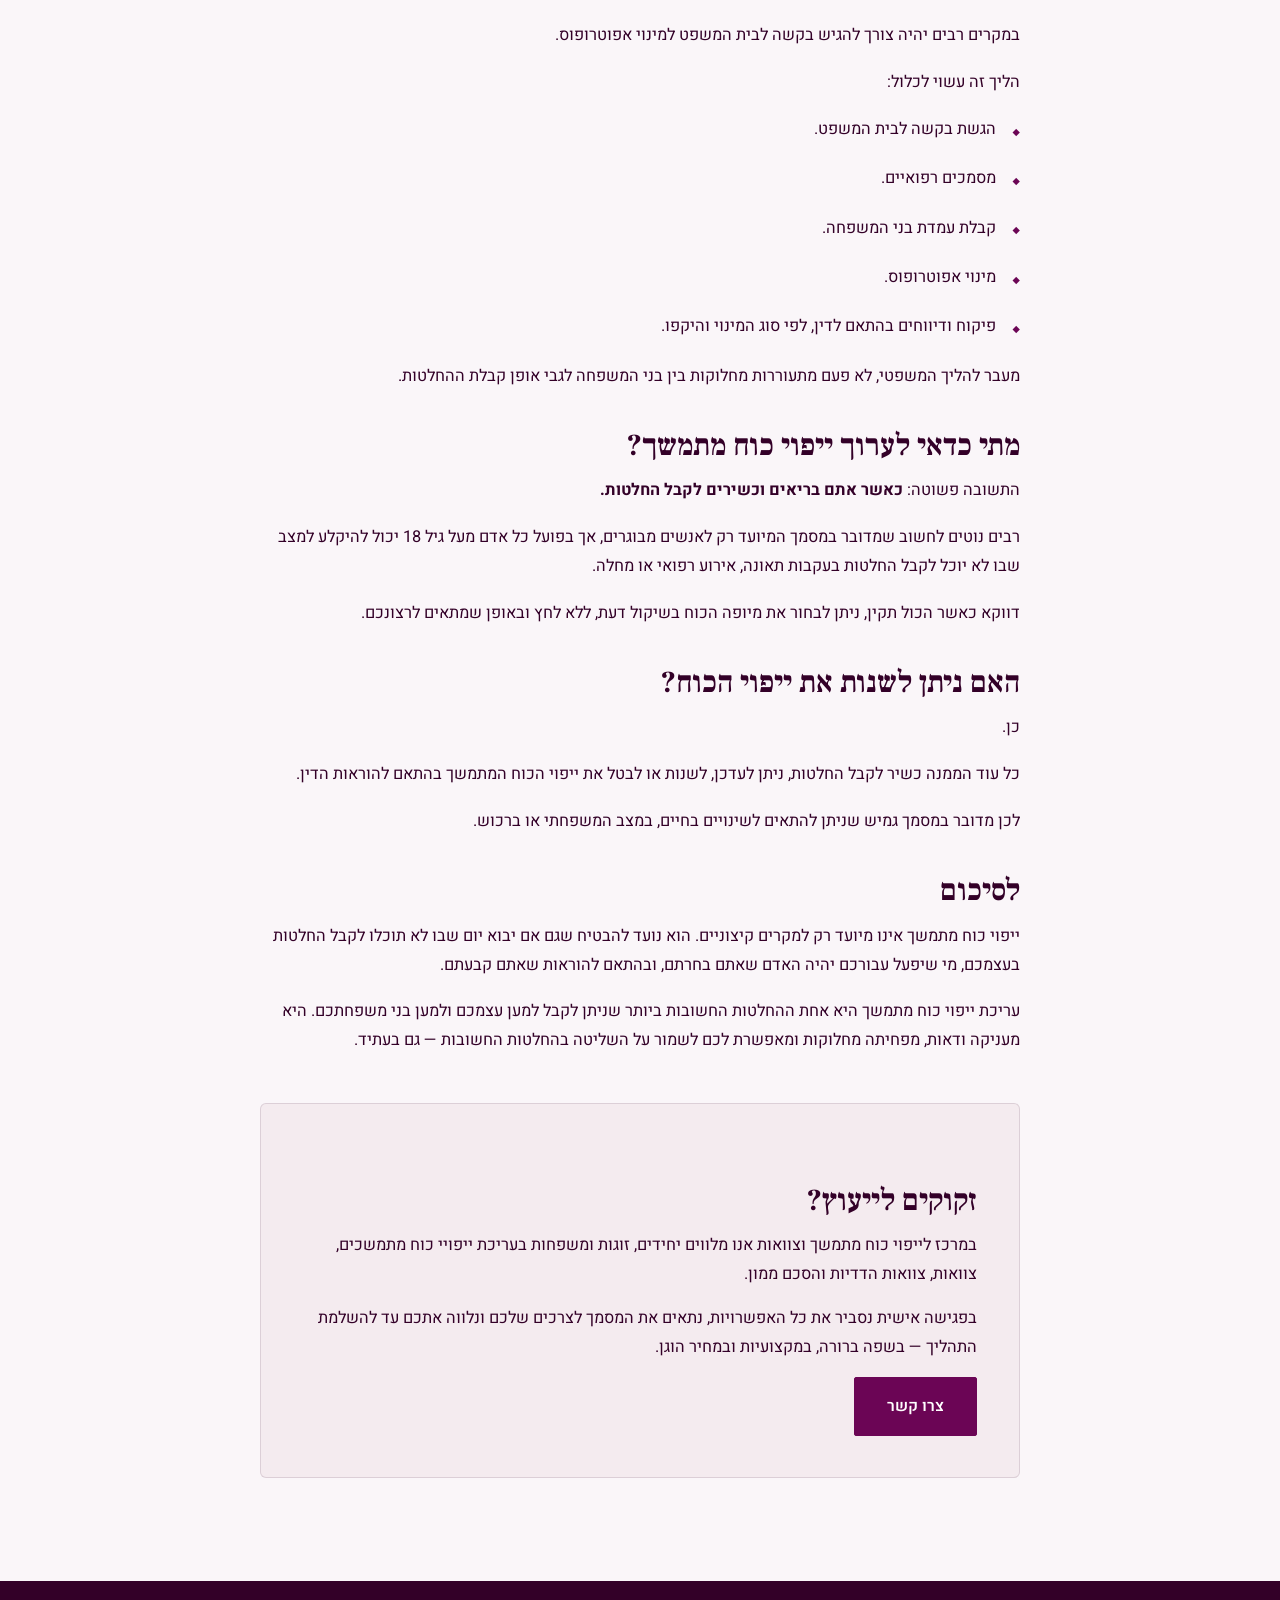
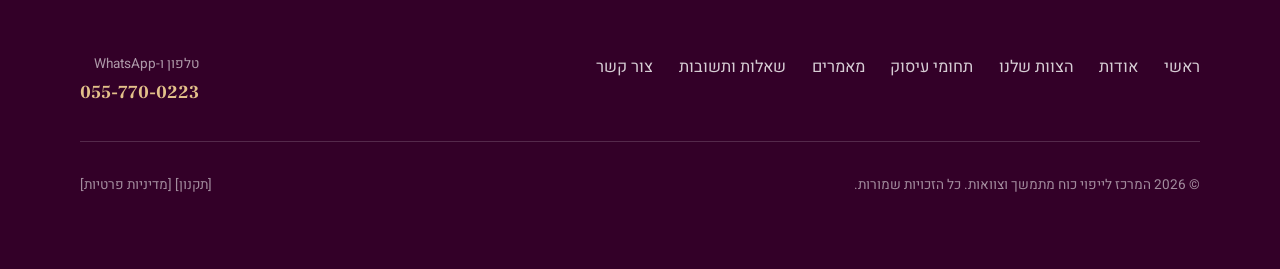
<file: article-1.html>
<!DOCTYPE html>
<html lang="he" dir="rtl">
<head>
  <meta charset="UTF-8" />
  <meta name="viewport" content="width=device-width, initial-scale=1.0" />
  <title>מהו ייפוי כוח מתמשך ולמה לא כדאי לדחות אותו? | המרכז לייפוי כוח מתמשך וצוואות</title>
  <meta name="description" content="מאמר מאת המרכז לייפוי כוח מתמשך וצוואות: מהו ייפוי כוח מתמשך ולמה לא כדאי לדחות אותו?" />
  <meta name="theme-color" content="#0A3132" />
  <!-- TODO: canonical/OG url — יעודכן עם הדומיין הסופי (טרם ידוע) -->
  <link rel="canonical" href="./" />
  <meta property="og:type" content="website" />
  <meta property="og:site_name" content="המרכז לייפוי כוח מתמשך וצוואות" />
  <meta property="og:title" content="מהו ייפוי כוח מתמשך ולמה לא כדאי לדחות אותו? | המרכז לייפוי כוח מתמשך וצוואות" />
  <meta property="og:description" content="מאמר מאת המרכז לייפוי כוח מתמשך וצוואות: מהו ייפוי כוח מתמשך ולמה לא כדאי לדחות אותו?" />
  <meta property="og:image" content="images/logo-card-2.jpg" />
  <link rel="icon" href="images/logo-card-2.jpg" />
  <link rel="preconnect" href="https://fonts.googleapis.com" />
  <link rel="preconnect" href="https://fonts.gstatic.com" crossorigin />
  <link href="https://fonts.googleapis.com/css2?family=Frank+Ruhl+Libre:wght@500;700;900&family=Heebo:wght@300;400;500;600;700&display=swap" rel="stylesheet" />
  <link rel="stylesheet" href="css/style.css" />

</head>
<body>
  <header class="site-header">
    <div class="wrap nav">
      <a class="nav__logo" href="index.html" aria-label="המרכז לייפוי כוח מתמשך וצוואות — לעמוד הבית">
        <img class="nav__logo-full" src="images/logo-mark.png" alt="" width="185" height="46" />
        <img class="nav__logo-compact" src="images/logo-mark-2.png" alt="" width="188" height="46" />
      </a>
      <nav class="nav__links" aria-label="ניווט ראשי">
        <a href="index.html">ראשי</a>
        <a href="about.html">אודות</a>
        <a href="team.html">הצוות שלנו</a>
        <a href="services.html">תחומי עיסוק</a>
        <a href="articles.html" class="is-active" aria-current="page">מאמרים</a>
        <a href="faq.html">שאלות ותשובות</a>
        <a href="contact.html">צור קשר</a>
      </nav>
      <div class="nav__actions">
        <a class="nav__phone" href="tel:055-770-0223" aria-label="חייגו 055-770-0223">
          <svg viewBox="0 0 24 24" aria-hidden="true"><path d="M6.6 10.8a15.5 15.5 0 0 0 6.6 6.6l2.2-2.2a1 1 0 0 1 1-.24 11.4 11.4 0 0 0 3.6.58 1 1 0 0 1 1 1V20a1 1 0 0 1-1 1A17 17 0 0 1 3 4a1 1 0 0 1 1-1h3.5a1 1 0 0 1 1 1 11.4 11.4 0 0 0 .58 3.6 1 1 0 0 1-.24 1z"/></svg>
          <span>055-770-0223</span>
        </a>
        <a class="nav__wa" href="https://wa.me/972557700223" target="_blank" rel="noopener noreferrer" aria-label="שליחת הודעה בוואטסאפ">
          <svg viewBox="0 0 24 24" aria-hidden="true"><path d="M.06 24l1.7-6.2A11.9 11.9 0 1 1 12 24a11.9 11.9 0 0 1-5.7-1.45L.06 24zM6.6 20.1l.37.22a9.9 9.9 0 1 0-3.4-3.4l.24.38-1 3.66 3.79-.86z"/><path d="M17.5 14.4c-.3-.15-1.76-.87-2.03-.97-.28-.1-.48-.15-.68.15-.2.3-.77.96-.94 1.16-.17.2-.35.22-.65.07-.3-.15-1.25-.46-2.38-1.47-.88-.79-1.48-1.76-1.66-2.06-.17-.3-.02-.46.13-.6.13-.14.3-.35.45-.53.15-.17.2-.3.3-.5.1-.2.05-.37-.03-.52-.07-.15-.67-1.61-.91-2.2-.24-.58-.49-.5-.67-.51h-.57c-.2 0-.52.07-.8.37-.27.3-1.03 1.02-1.03 2.48s1.06 2.87 1.21 3.07c.15.2 2.1 3.2 5.08 4.49.71.3 1.26.49 1.69.62.71.23 1.36.2 1.87.12.57-.09 1.76-.72 2-1.42.25-.69.25-1.28.18-1.41-.08-.13-.28-.2-.58-.35z"/></svg>
          <span>וואטסאפ</span>
        </a>
        <a class="nav__cta btn btn--gold" href="contact.html">להשארת פרטים</a>
      </div>
      <button class="nav__toggle" aria-label="פתיחת תפריט" aria-expanded="false"><span></span><span></span><span></span></button>
    </div>
  </header>
  <main>
    <section class="article-hero">
      <div class="wrap">
        <span class="eyebrow">מאמר</span>
        <h1>מהו ייפוי כוח מתמשך ולמה לא כדאי לדחות אותו?</h1>
        <p class="article-hero__read">משך קריאה: 6 דקות</p>
      </div>
    </section>
    <div class="wrap">
      <figure class="article-figure"><img src="images/article-1-poa.jpg" alt="מהו ייפוי כוח מתמשך ולמה לא כדאי לדחות אותו?" width="900" height="500" /></figure>
    </div>
    <section class="section" style="padding-top:2.5rem">
      <div class="wrap">
        <div class="article-body">
<p>רבים מאיתנו מניחים שאם יקרה לנו משהו, בן או בת הזוג או הילדים יוכלו לקבל עבורנו החלטות באופן אוטומטי. בפועל, זו אחת הטעויות הנפוצות ביותר.</p>
<p>כאשר אדם מאבד את היכולת לקבל החלטות בעצמו — בעקבות מחלה, תאונה, דמנציה או כל מצב אחר — בני משפחתו אינם מוסמכים לנהל את ענייניו רק משום שהם קרובי משפחתו. במקרים רבים, ללא ייפוי כוח מתמשך, הם יידרשו לפנות לבית המשפט לצורך מינוי אפוטרופוס — הליך שעלול להיות ממושך, יקר ומכביד.</p>
<p>דווקא משום כך נוצר ייפוי הכוח המתמשך — מסמך משפטי המאפשר לכם להחליט מראש מי יטפל בענייניכם, כיצד יתקבלו ההחלטות ומה יהיו ההנחיות שינחו את מיופה הכוח.</p>
<h2>מהו ייפוי כוח מתמשך?</h2>
<p>ייפוי כוח מתמשך הוא מסמך משפטי שנערך בעודכם כשירים לקבל החלטות.</p>
<p>במסגרתו אתם ממנים אדם אחד או יותר שאתם סומכים עליהם, אשר יהיו מוסמכים לפעול בשמכם אם וכאשר לא תוכלו עוד לקבל החלטות בעצמכם.</p>
<p>בניגוד לצוואה, שנכנסת לתוקף לאחר הפטירה, ייפוי כוח מתמשך נועד להסדיר את החיים עצמם — בתקופה שבה האדם עדיין בחיים אך אינו מסוגל לנהל את ענייניו.</p>
<h2>באילו תחומים ניתן להסמיך את מיופה הכוח?</h2>
<p>ייפוי הכוח המתמשך יכול לכלול שלושה תחומים מרכזיים:</p>
<h2>עניינים אישיים</h2>
<p>החלטות הנוגעות לאורח החיים שלכם, מקום המגורים, מעבר לדיור מוגן או למוסד סיעודי, העסקת מטפל, רווחה, איכות החיים ועניינים אישיים נוספים.</p>
<h2>עניינים רפואיים</h2>
<p>קבלת החלטות רפואיות בהתאם לרצונכם, בחירת טיפולים, הסכמה לבדיקות או לניתוחים, קבלת מידע רפואי והתנהלות מול גורמי הרפואה.</p>
<h2>עניינים רכושיים</h2>
<p>ניהול חשבונות בנק, תשלום חשבונות, טיפול בנכסים, השקעות, גביית כספים, השכרת דירות, מכירת נכסים במידת הצורך וכל עניין כספי אחר בהתאם להוראות שקבעתם.</p>
<h2>מי יכול להיות מיופה כוח?</h2>
<p>מיופה הכוח יכול להיות בן או בת זוג, ילד, קרוב משפחה, חבר קרוב או כל אדם שאתם נותנים בו אמון.</p>
<p>ניתן למנות:</p>
<ul><li>מיופה כוח אחד.</li></ul>
<ul><li>מספר מיופי כוח שיפעלו יחד.</li></ul>
<ul><li>מיופי כוח שכל אחד מהם מוסמך לפעול בנפרד.</li></ul>
<ul><li>מיופי כוח שונים לתחומים שונים (למשל אחד לעניינים רפואיים ואחר לעניינים רכושיים).</li></ul>
<ul><li>מיופי כוח חלופיים למקרה שמיופה הכוח הראשון לא יוכל למלא את תפקידו.</li></ul>
<p>המסמך מאפשר להתאים את מנגנון קבלת ההחלטות בדיוק לצרכים של כל משפחה.</p>
<h2>אילו הוראות ניתן לקבוע?</h2>
<p>אחד היתרונות המשמעותיים של ייפוי כוח מתמשך הוא האפשרות לתת הנחיות מפורטות.</p>
<p>לדוגמה:</p>
<ul><li>האם למכור דירה או להשאיר אותה בבעלותכם.</li></ul>
<ul><li>כיצד ינוהלו הכספים.</li></ul>
<ul><li>האם יש להתייעץ עם בני משפחה לפני החלטות מסוימות.</li></ul>
<ul><li>מי יקבל החלטות רפואיות מורכבות.</li></ul>
<ul><li>כיצד לנהוג במקרה של מעבר לבית אבות או למסגרת סיעודית.</li></ul>
<ul><li>האם ניתן לבצע מתנות או תרומות ובאילו תנאים.</li></ul>
<ul><li>כיצד יש לנהל עסק פעיל.</li></ul>
<p>ככל שההנחיות ברורות יותר, כך קטן הסיכוי למחלוקות בעתיד.</p>
<h2>מה קורה אם לא עורכים ייפוי כוח מתמשך?</h2>
<p>כאשר אדם מאבד את כשירותו ולא ערך ייפוי כוח מתמשך, בני משפחתו אינם יכולים לקבל החלטות משמעותיות בשמו ללא סמכות חוקית.</p>
<p>במקרים רבים יהיה צורך להגיש בקשה לבית המשפט למינוי אפוטרופוס.</p>
<p>הליך זה עשוי לכלול:</p>
<ul><li>הגשת בקשה לבית המשפט.</li></ul>
<ul><li>מסמכים רפואיים.</li></ul>
<ul><li>קבלת עמדת בני המשפחה.</li></ul>
<ul><li>מינוי אפוטרופוס.</li></ul>
<ul><li>פיקוח ודיווחים בהתאם לדין, לפי סוג המינוי והיקפו.</li></ul>
<p>מעבר להליך המשפטי, לא פעם מתעוררות מחלוקות בין בני המשפחה לגבי אופן קבלת ההחלטות.</p>
<h2>מתי כדאי לערוך ייפוי כוח מתמשך?</h2>
<p>התשובה פשוטה: <strong>כאשר אתם בריאים וכשירים לקבל החלטות.</strong></p>
<p>רבים נוטים לחשוב שמדובר במסמך המיועד רק לאנשים מבוגרים, אך בפועל כל אדם מעל גיל 18 יכול להיקלע למצב שבו לא יוכל לקבל החלטות בעקבות תאונה, אירוע רפואי או מחלה.</p>
<p>דווקא כאשר הכול תקין, ניתן לבחור את מיופה הכוח בשיקול דעת, ללא לחץ ובאופן שמתאים לרצונכם.</p>
<h2>האם ניתן לשנות את ייפוי הכוח?</h2>
<p>כן.</p>
<p>כל עוד הממנה כשיר לקבל החלטות, ניתן לעדכן, לשנות או לבטל את ייפוי הכוח המתמשך בהתאם להוראות הדין.</p>
<p>לכן מדובר במסמך גמיש שניתן להתאים לשינויים בחיים, במצב המשפחתי או ברכוש.</p>
<h2>לסיכום</h2>
<p>ייפוי כוח מתמשך אינו מיועד רק למקרים קיצוניים. הוא נועד להבטיח שגם אם יבוא יום שבו לא תוכלו לקבל החלטות בעצמכם, מי שיפעל עבורכם יהיה האדם שאתם בחרתם, ובהתאם להוראות שאתם קבעתם.</p>
<p>עריכת ייפוי כוח מתמשך היא אחת ההחלטות החשובות ביותר שניתן לקבל למען עצמכם ולמען בני משפחתכם. היא מעניקה ודאות, מפחיתה מחלוקות ומאפשרת לכם לשמור על השליטה בהחלטות החשובות — גם בעתיד.</p>
<div class="article-consult">
<h2>זקוקים לייעוץ?</h2>
<p>במרכז לייפוי כוח מתמשך וצוואות אנו מלווים יחידים, זוגות ומשפחות בעריכת ייפויי כוח מתמשכים, צוואות, צוואות הדדיות והסכם ממון.</p>
<p>בפגישה אישית נסביר את כל האפשרויות, נתאים את המסמך לצרכים שלכם ונלווה אתכם עד להשלמת התהליך — בשפה ברורה, במקצועיות ובמחיר הוגן.</p>
<a class="btn btn--gold" href="contact.html">צרו קשר</a>
</div>
        </div>
      </div>
    </section>
  </main>
  <footer class="site-footer">
    <div class="wrap">
      <div class="footer__top">
        <nav class="footer__nav" aria-label="ניווט תחתון">
          <a href="index.html">ראשי</a>
          <a href="about.html">אודות</a>
          <a href="team.html">הצוות שלנו</a>
          <a href="services.html">תחומי עיסוק</a>
          <a href="articles.html">מאמרים</a>
          <a href="faq.html">שאלות ותשובות</a>
          <a href="contact.html">צור קשר</a>
        </nav>
        <div>
          <div class="contact-info__label" style="color:rgba(255,255,255,.6)">טלפון ו-WhatsApp</div>
          <a class="footer__phone" href="tel:055-770-0223">055-770-0223</a>
        </div>
      </div>
      <div class="footer__rule"></div>
      <div class="footer__bottom">
        <p>© 2026 המרכז לייפוי כוח מתמשך וצוואות. כל הזכויות שמורות.</p>
        <p class="footer__legal">[<a href="#">תקנון</a>] [<a href="#">מדיניות פרטיות</a>]</p>
      </div>
    </div>
  </footer>
  <script src="js/main.js"></script>
  <script src="accessibility.js" defer></script>
</body>
</html>
</file>
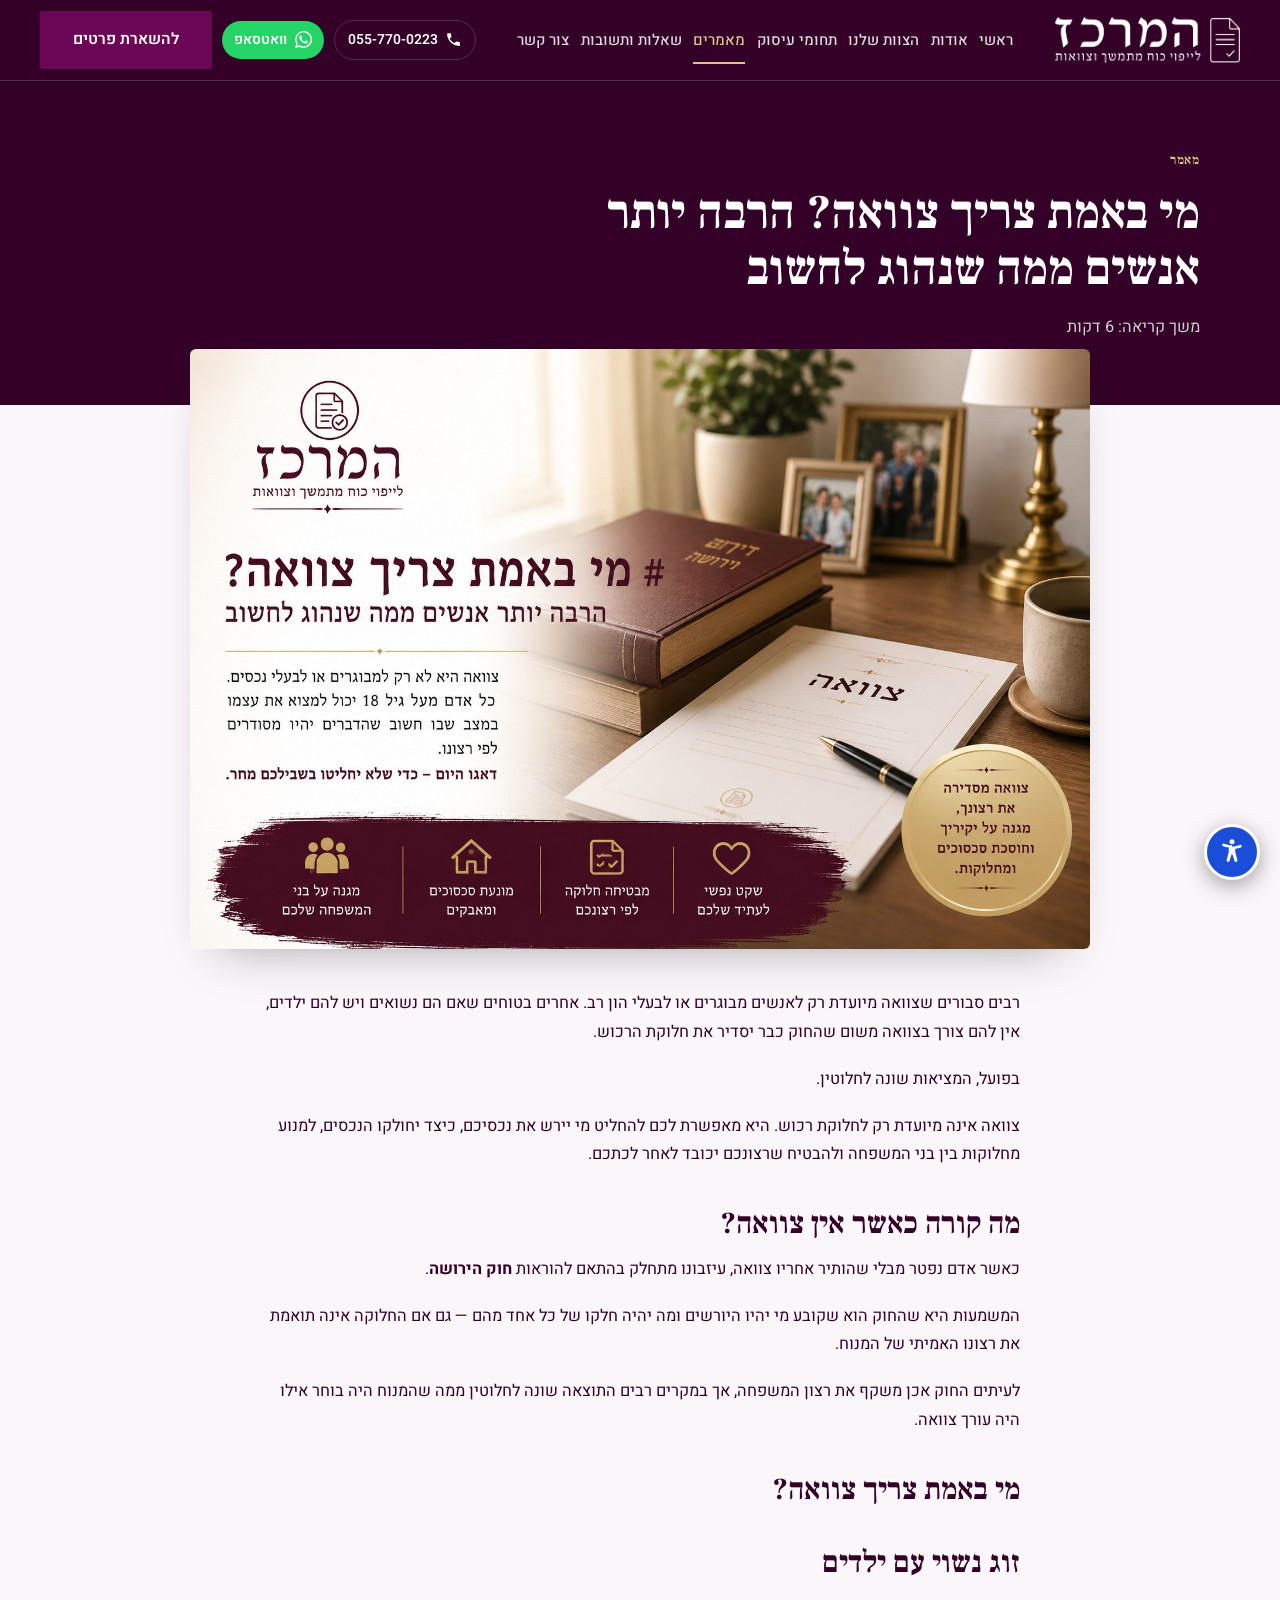
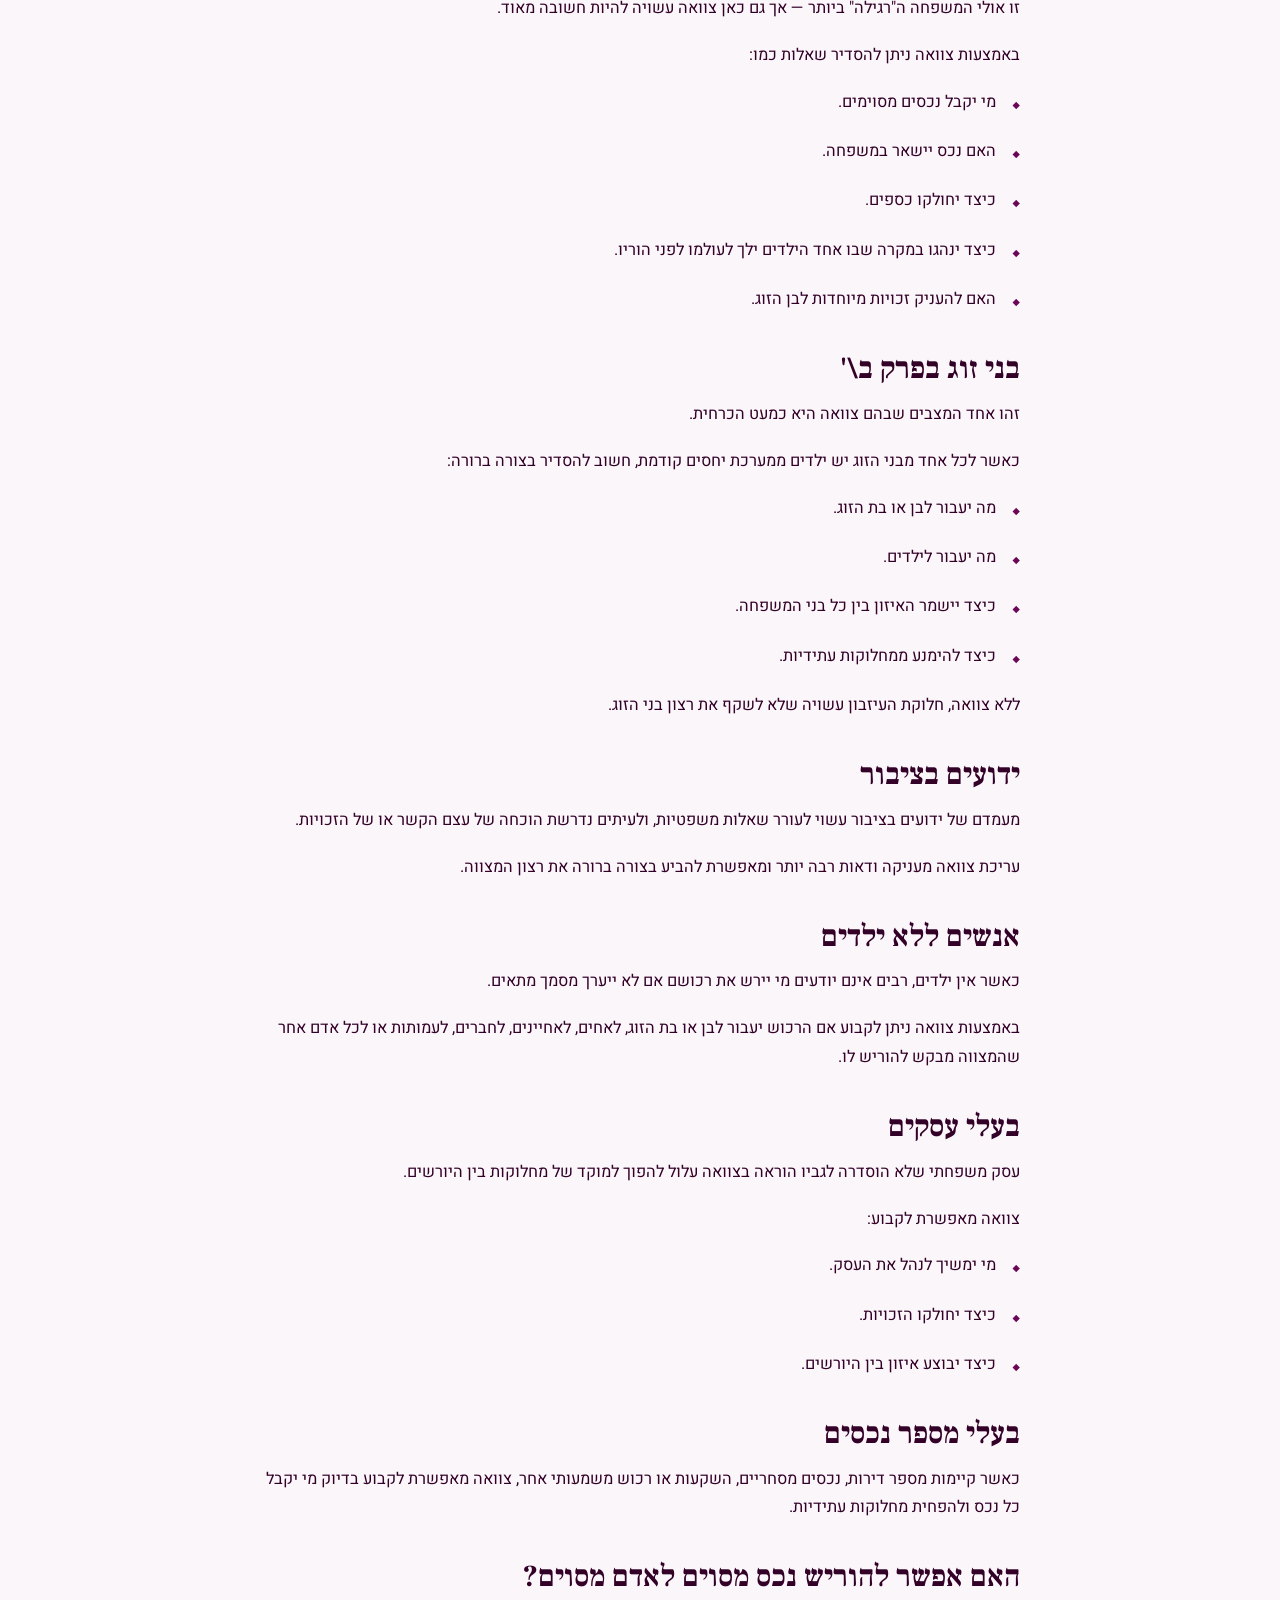
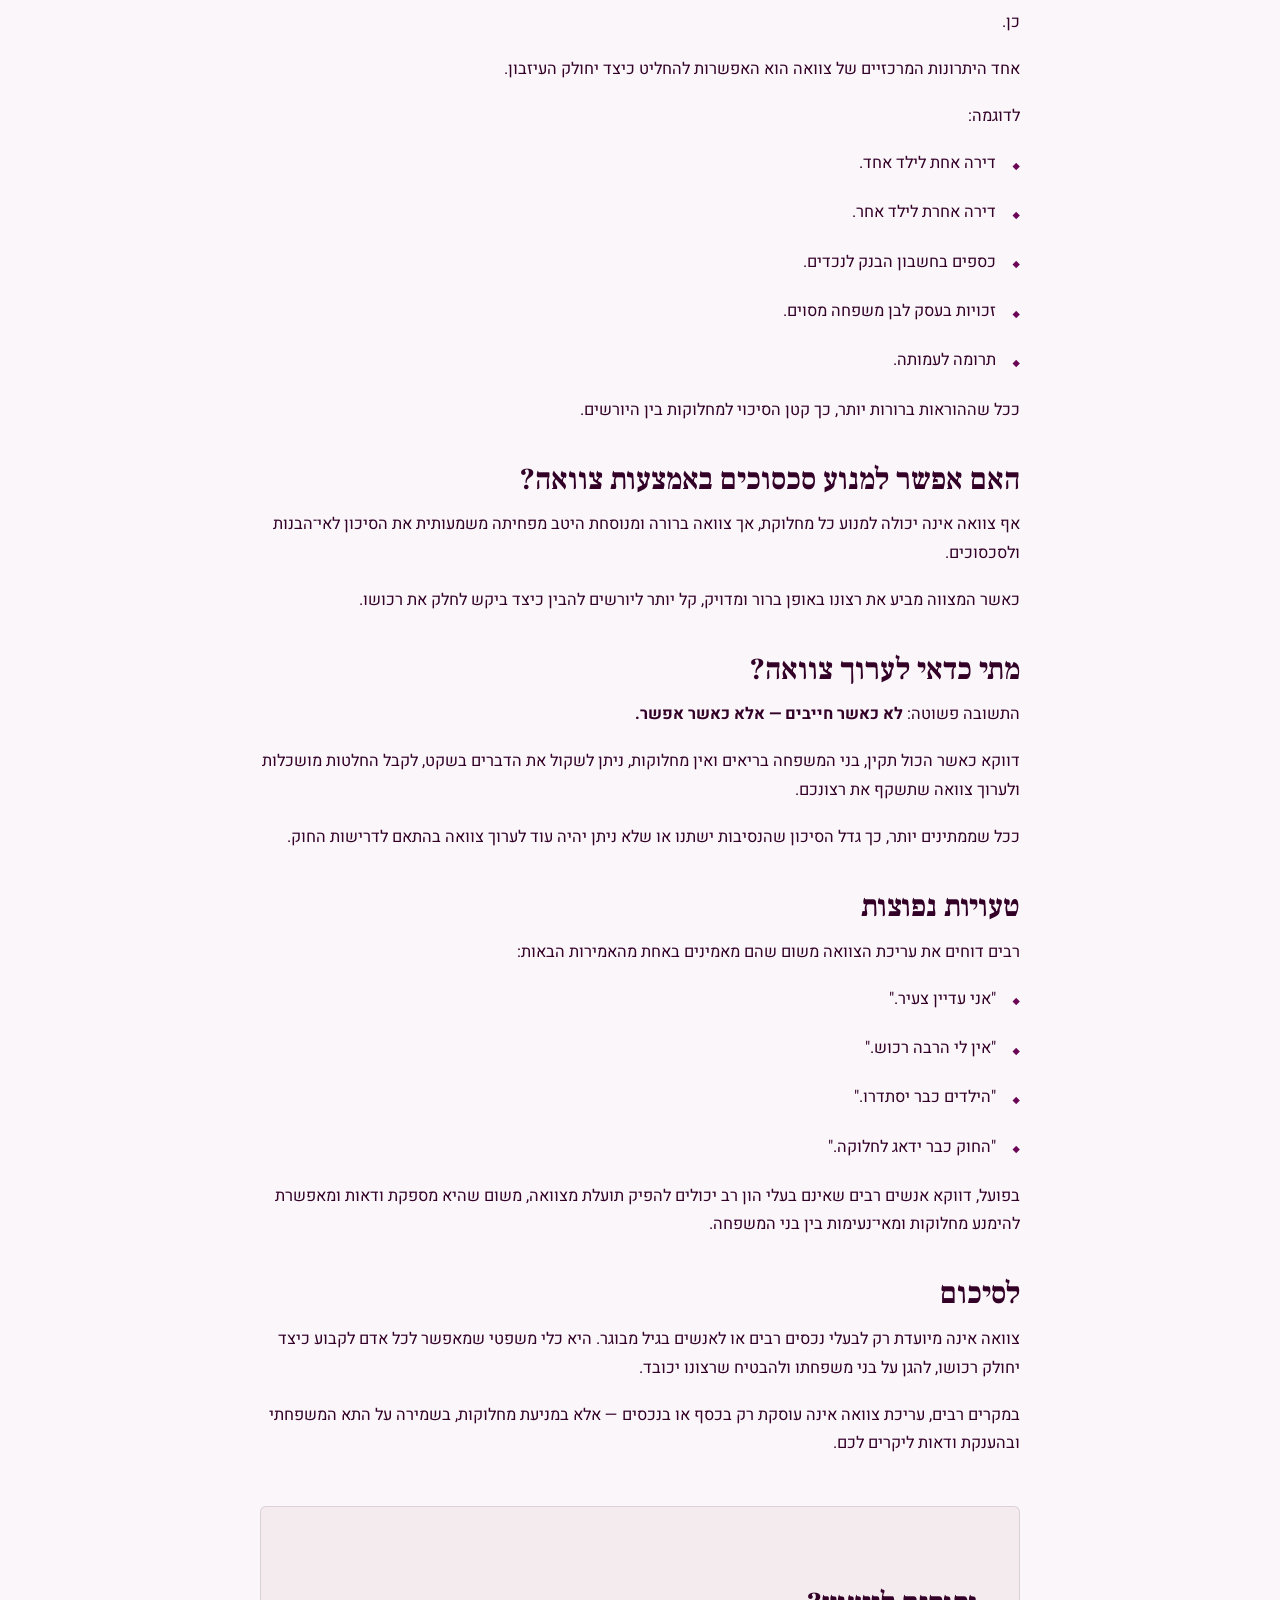
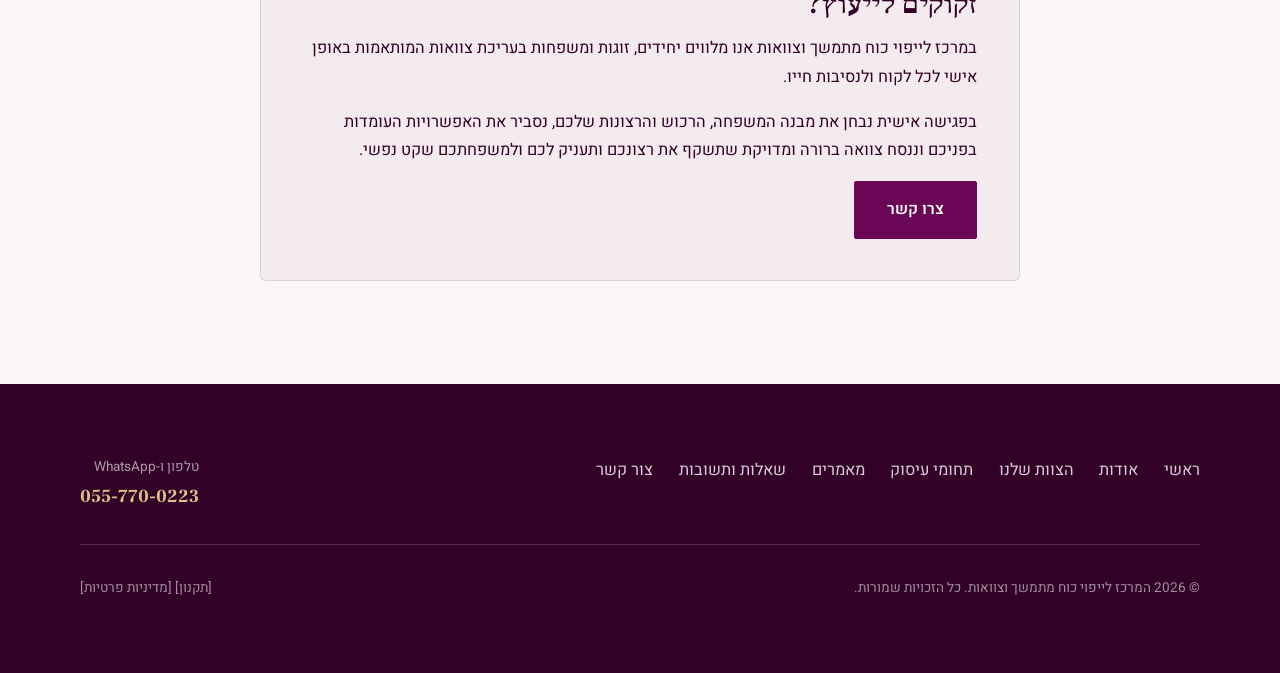
<file: article-2.html>
<!DOCTYPE html>
<html lang="he" dir="rtl">
<head>
  <meta charset="UTF-8" />
  <meta name="viewport" content="width=device-width, initial-scale=1.0" />
  <title>מי באמת צריך צוואה? הרבה יותר אנשים ממה שנהוג לחשוב | המרכז לייפוי כוח מתמשך וצוואות</title>
  <meta name="description" content="מאמר מאת המרכז לייפוי כוח מתמשך וצוואות: מי באמת צריך צוואה? הרבה יותר אנשים ממה שנהוג לחשוב" />
  <meta name="theme-color" content="#0A3132" />
  <!-- TODO: canonical/OG url — יעודכן עם הדומיין הסופי (טרם ידוע) -->
  <link rel="canonical" href="./" />
  <meta property="og:type" content="website" />
  <meta property="og:site_name" content="המרכז לייפוי כוח מתמשך וצוואות" />
  <meta property="og:title" content="מי באמת צריך צוואה? הרבה יותר אנשים ממה שנהוג לחשוב | המרכז לייפוי כוח מתמשך וצוואות" />
  <meta property="og:description" content="מאמר מאת המרכז לייפוי כוח מתמשך וצוואות: מי באמת צריך צוואה? הרבה יותר אנשים ממה שנהוג לחשוב" />
  <meta property="og:image" content="images/logo-card-2.jpg" />
  <link rel="icon" href="images/logo-card-2.jpg" />
  <link rel="preconnect" href="https://fonts.googleapis.com" />
  <link rel="preconnect" href="https://fonts.gstatic.com" crossorigin />
  <link href="https://fonts.googleapis.com/css2?family=Frank+Ruhl+Libre:wght@500;700;900&family=Heebo:wght@300;400;500;600;700&display=swap" rel="stylesheet" />
  <link rel="stylesheet" href="css/style.css" />

</head>
<body>
  <header class="site-header">
    <div class="wrap nav">
      <a class="nav__logo" href="index.html" aria-label="המרכז לייפוי כוח מתמשך וצוואות — לעמוד הבית">
        <img class="nav__logo-full" src="images/logo-mark.png" alt="" width="185" height="46" />
        <img class="nav__logo-compact" src="images/logo-mark-2.png" alt="" width="188" height="46" />
      </a>
      <nav class="nav__links" aria-label="ניווט ראשי">
        <a href="index.html">ראשי</a>
        <a href="about.html">אודות</a>
        <a href="team.html">הצוות שלנו</a>
        <a href="services.html">תחומי עיסוק</a>
        <a href="articles.html" class="is-active" aria-current="page">מאמרים</a>
        <a href="faq.html">שאלות ותשובות</a>
        <a href="contact.html">צור קשר</a>
      </nav>
      <div class="nav__actions">
        <a class="nav__phone" href="tel:055-770-0223" aria-label="חייגו 055-770-0223">
          <svg viewBox="0 0 24 24" aria-hidden="true"><path d="M6.6 10.8a15.5 15.5 0 0 0 6.6 6.6l2.2-2.2a1 1 0 0 1 1-.24 11.4 11.4 0 0 0 3.6.58 1 1 0 0 1 1 1V20a1 1 0 0 1-1 1A17 17 0 0 1 3 4a1 1 0 0 1 1-1h3.5a1 1 0 0 1 1 1 11.4 11.4 0 0 0 .58 3.6 1 1 0 0 1-.24 1z"/></svg>
          <span>055-770-0223</span>
        </a>
        <a class="nav__wa" href="https://wa.me/972557700223" target="_blank" rel="noopener noreferrer" aria-label="שליחת הודעה בוואטסאפ">
          <svg viewBox="0 0 24 24" aria-hidden="true"><path d="M.06 24l1.7-6.2A11.9 11.9 0 1 1 12 24a11.9 11.9 0 0 1-5.7-1.45L.06 24zM6.6 20.1l.37.22a9.9 9.9 0 1 0-3.4-3.4l.24.38-1 3.66 3.79-.86z"/><path d="M17.5 14.4c-.3-.15-1.76-.87-2.03-.97-.28-.1-.48-.15-.68.15-.2.3-.77.96-.94 1.16-.17.2-.35.22-.65.07-.3-.15-1.25-.46-2.38-1.47-.88-.79-1.48-1.76-1.66-2.06-.17-.3-.02-.46.13-.6.13-.14.3-.35.45-.53.15-.17.2-.3.3-.5.1-.2.05-.37-.03-.52-.07-.15-.67-1.61-.91-2.2-.24-.58-.49-.5-.67-.51h-.57c-.2 0-.52.07-.8.37-.27.3-1.03 1.02-1.03 2.48s1.06 2.87 1.21 3.07c.15.2 2.1 3.2 5.08 4.49.71.3 1.26.49 1.69.62.71.23 1.36.2 1.87.12.57-.09 1.76-.72 2-1.42.25-.69.25-1.28.18-1.41-.08-.13-.28-.2-.58-.35z"/></svg>
          <span>וואטסאפ</span>
        </a>
        <a class="nav__cta btn btn--gold" href="contact.html">להשארת פרטים</a>
      </div>
      <button class="nav__toggle" aria-label="פתיחת תפריט" aria-expanded="false"><span></span><span></span><span></span></button>
    </div>
  </header>
  <main>
    <section class="article-hero">
      <div class="wrap">
        <span class="eyebrow">מאמר</span>
        <h1>מי באמת צריך צוואה? הרבה יותר אנשים ממה שנהוג לחשוב</h1>
        <p class="article-hero__read">משך קריאה: 6 דקות</p>
      </div>
    </section>
    <div class="wrap">
      <figure class="article-figure"><img src="images/article-2-will.jpg" alt="מי באמת צריך צוואה? הרבה יותר אנשים ממה שנהוג לחשוב" width="900" height="500" /></figure>
    </div>
    <section class="section" style="padding-top:2.5rem">
      <div class="wrap">
        <div class="article-body">
<p>רבים סבורים שצוואה מיועדת רק לאנשים מבוגרים או לבעלי הון רב. אחרים בטוחים שאם הם נשואים ויש להם ילדים, אין להם צורך בצוואה משום שהחוק כבר יסדיר את חלוקת הרכוש.</p>
<p>בפועל, המציאות שונה לחלוטין.</p>
<p>צוואה אינה מיועדת רק לחלוקת רכוש. היא מאפשרת לכם להחליט מי יירש את נכסיכם, כיצד יחולקו הנכסים, למנוע מחלוקות בין בני המשפחה ולהבטיח שרצונכם יכובד לאחר לכתכם.</p>
<h2>מה קורה כאשר אין צוואה?</h2>
<p>כאשר אדם נפטר מבלי שהותיר אחריו צוואה, עיזבונו מתחלק בהתאם להוראות <strong>חוק הירושה</strong>.</p>
<p>המשמעות היא שהחוק הוא שקובע מי יהיו היורשים ומה יהיה חלקו של כל אחד מהם — גם אם החלוקה אינה תואמת את רצונו האמיתי של המנוח.</p>
<p>לעיתים החוק אכן משקף את רצון המשפחה, אך במקרים רבים התוצאה שונה לחלוטין ממה שהמנוח היה בוחר אילו היה עורך צוואה.</p>
<h2>מי באמת צריך צוואה?</h2>
<h2>זוג נשוי עם ילדים</h2>
<p>זו אולי המשפחה ה"רגילה" ביותר — אך גם כאן צוואה עשויה להיות חשובה מאוד.</p>
<p>באמצעות צוואה ניתן להסדיר שאלות כמו:</p>
<ul><li>מי יקבל נכסים מסוימים.</li></ul>
<ul><li>האם נכס יישאר במשפחה.</li></ul>
<ul><li>כיצד יחולקו כספים.</li></ul>
<ul><li>כיצד ינהגו במקרה שבו אחד הילדים ילך לעולמו לפני הוריו.</li></ul>
<ul><li>האם להעניק זכויות מיוחדות לבן הזוג.</li></ul>
<h2>בני זוג בפרק ב\'</h2>
<p>זהו אחד המצבים שבהם צוואה היא כמעט הכרחית.</p>
<p>כאשר לכל אחד מבני הזוג יש ילדים ממערכת יחסים קודמת, חשוב להסדיר בצורה ברורה:</p>
<ul><li>מה יעבור לבן או בת הזוג.</li></ul>
<ul><li>מה יעבור לילדים.</li></ul>
<ul><li>כיצד יישמר האיזון בין כל בני המשפחה.</li></ul>
<ul><li>כיצד להימנע ממחלוקות עתידיות.</li></ul>
<p>ללא צוואה, חלוקת העיזבון עשויה שלא לשקף את רצון בני הזוג.</p>
<h2>ידועים בציבור</h2>
<p>מעמדם של ידועים בציבור עשוי לעורר שאלות משפטיות, ולעיתים נדרשת הוכחה של עצם הקשר או של הזכויות.</p>
<p>עריכת צוואה מעניקה ודאות רבה יותר ומאפשרת להביע בצורה ברורה את רצון המצווה.</p>
<h2>אנשים ללא ילדים</h2>
<p>כאשר אין ילדים, רבים אינם יודעים מי יירש את רכושם אם לא ייערך מסמך מתאים.</p>
<p>באמצעות צוואה ניתן לקבוע אם הרכוש יעבור לבן או בת הזוג, לאחים, לאחיינים, לחברים, לעמותות או לכל אדם אחר שהמצווה מבקש להוריש לו.</p>
<h2>בעלי עסקים</h2>
<p>עסק משפחתי שלא הוסדרה לגביו הוראה בצוואה עלול להפוך למוקד של מחלוקות בין היורשים.</p>
<p>צוואה מאפשרת לקבוע:</p>
<ul><li>מי ימשיך לנהל את העסק.</li></ul>
<ul><li>כיצד יחולקו הזכויות.</li></ul>
<ul><li>כיצד יבוצע איזון בין היורשים.</li></ul>
<h2>בעלי מספר נכסים</h2>
<p>כאשר קיימות מספר דירות, נכסים מסחריים, השקעות או רכוש משמעותי אחר, צוואה מאפשרת לקבוע בדיוק מי יקבל כל נכס ולהפחית מחלוקות עתידיות.</p>
<h2>האם אפשר להוריש נכס מסוים לאדם מסוים?</h2>
<p>כן.</p>
<p>אחד היתרונות המרכזיים של צוואה הוא האפשרות להחליט כיצד יחולק העיזבון.</p>
<p>לדוגמה:</p>
<ul><li>דירה אחת לילד אחד.</li></ul>
<ul><li>דירה אחרת לילד אחר.</li></ul>
<ul><li>כספים בחשבון הבנק לנכדים.</li></ul>
<ul><li>זכויות בעסק לבן משפחה מסוים.</li></ul>
<ul><li>תרומה לעמותה.</li></ul>
<p>ככל שההוראות ברורות יותר, כך קטן הסיכוי למחלוקות בין היורשים.</p>
<h2>האם אפשר למנוע סכסוכים באמצעות צוואה?</h2>
<p>אף צוואה אינה יכולה למנוע כל מחלוקת, אך צוואה ברורה ומנוסחת היטב מפחיתה משמעותית את הסיכון לאי־הבנות ולסכסוכים.</p>
<p>כאשר המצווה מביע את רצונו באופן ברור ומדויק, קל יותר ליורשים להבין כיצד ביקש לחלק את רכושו.</p>
<h2>מתי כדאי לערוך צוואה?</h2>
<p>התשובה פשוטה: <strong>לא כאשר חייבים — אלא כאשר אפשר.</strong></p>
<p>דווקא כאשר הכול תקין, בני המשפחה בריאים ואין מחלוקות, ניתן לשקול את הדברים בשקט, לקבל החלטות מושכלות ולערוך צוואה שתשקף את רצונכם.</p>
<p>ככל שממתינים יותר, כך גדל הסיכון שהנסיבות ישתנו או שלא ניתן יהיה עוד לערוך צוואה בהתאם לדרישות החוק.</p>
<h2>טעויות נפוצות</h2>
<p>רבים דוחים את עריכת הצוואה משום שהם מאמינים באחת מהאמירות הבאות:</p>
<ul><li>"אני עדיין צעיר."</li></ul>
<ul><li>"אין לי הרבה רכוש."</li></ul>
<ul><li>"הילדים כבר יסתדרו."</li></ul>
<ul><li>"החוק כבר ידאג לחלוקה."</li></ul>
<p>בפועל, דווקא אנשים רבים שאינם בעלי הון רב יכולים להפיק תועלת מצוואה, משום שהיא מספקת ודאות ומאפשרת להימנע מחלוקות ומאי־נעימות בין בני המשפחה.</p>
<h2>לסיכום</h2>
<p>צוואה אינה מיועדת רק לבעלי נכסים רבים או לאנשים בגיל מבוגר. היא כלי משפטי שמאפשר לכל אדם לקבוע כיצד יחולק רכושו, להגן על בני משפחתו ולהבטיח שרצונו יכובד.</p>
<p>במקרים רבים, עריכת צוואה אינה עוסקת רק בכסף או בנכסים — אלא במניעת מחלוקות, בשמירה על התא המשפחתי ובהענקת ודאות ליקרים לכם.</p>
<div class="article-consult">
<h2>זקוקים לייעוץ?</h2>
<p>במרכז לייפוי כוח מתמשך וצוואות אנו מלווים יחידים, זוגות ומשפחות בעריכת צוואות המותאמות באופן אישי לכל לקוח ולנסיבות חייו.</p>
<p>בפגישה אישית נבחן את מבנה המשפחה, הרכוש והרצונות שלכם, נסביר את האפשרויות העומדות בפניכם וננסח צוואה ברורה ומדויקת שתשקף את רצונכם ותעניק לכם ולמשפחתכם שקט נפשי.</p>
<a class="btn btn--gold" href="contact.html">צרו קשר</a>
</div>
        </div>
      </div>
    </section>
  </main>
  <footer class="site-footer">
    <div class="wrap">
      <div class="footer__top">
        <nav class="footer__nav" aria-label="ניווט תחתון">
          <a href="index.html">ראשי</a>
          <a href="about.html">אודות</a>
          <a href="team.html">הצוות שלנו</a>
          <a href="services.html">תחומי עיסוק</a>
          <a href="articles.html">מאמרים</a>
          <a href="faq.html">שאלות ותשובות</a>
          <a href="contact.html">צור קשר</a>
        </nav>
        <div>
          <div class="contact-info__label" style="color:rgba(255,255,255,.6)">טלפון ו-WhatsApp</div>
          <a class="footer__phone" href="tel:055-770-0223">055-770-0223</a>
        </div>
      </div>
      <div class="footer__rule"></div>
      <div class="footer__bottom">
        <p>© 2026 המרכז לייפוי כוח מתמשך וצוואות. כל הזכויות שמורות.</p>
        <p class="footer__legal">[<a href="#">תקנון</a>] [<a href="#">מדיניות פרטיות</a>]</p>
      </div>
    </div>
  </footer>
  <script src="js/main.js"></script>
  <script src="accessibility.js" defer></script>
</body>
</html>
</file>
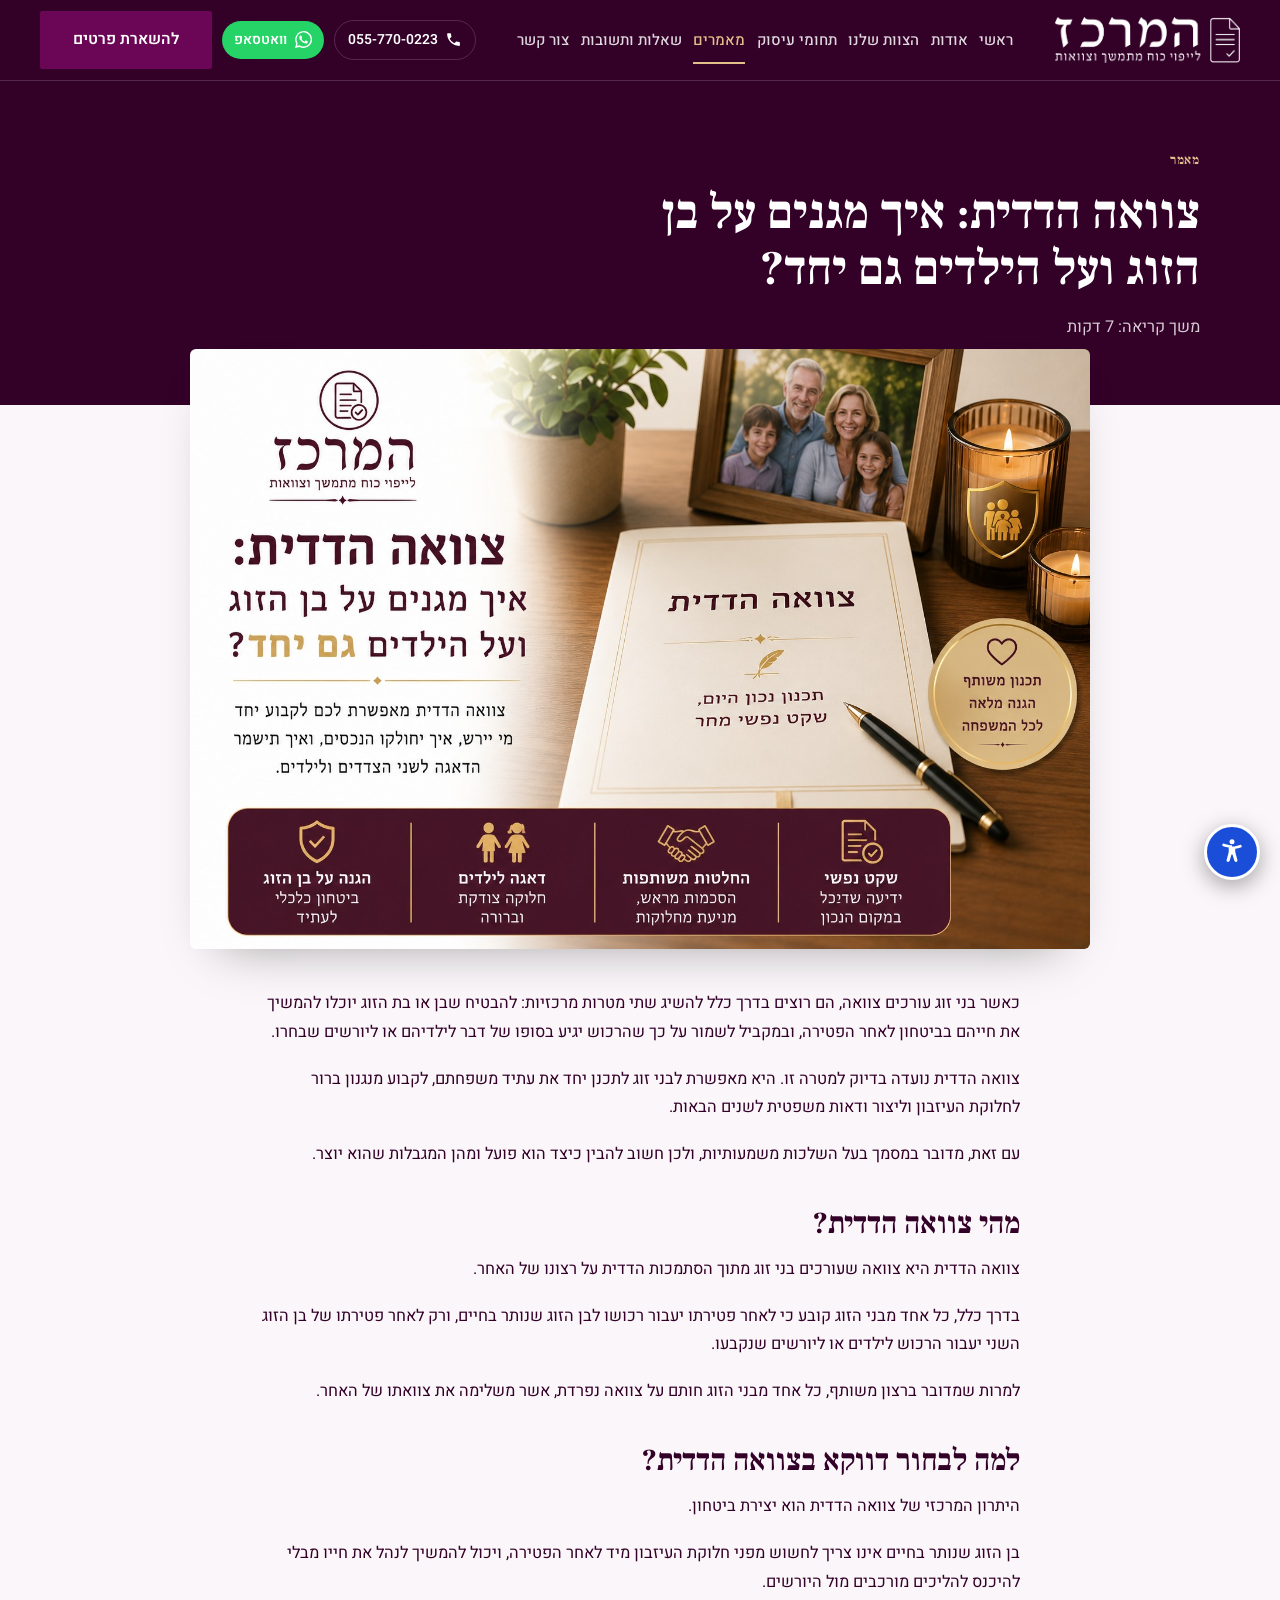
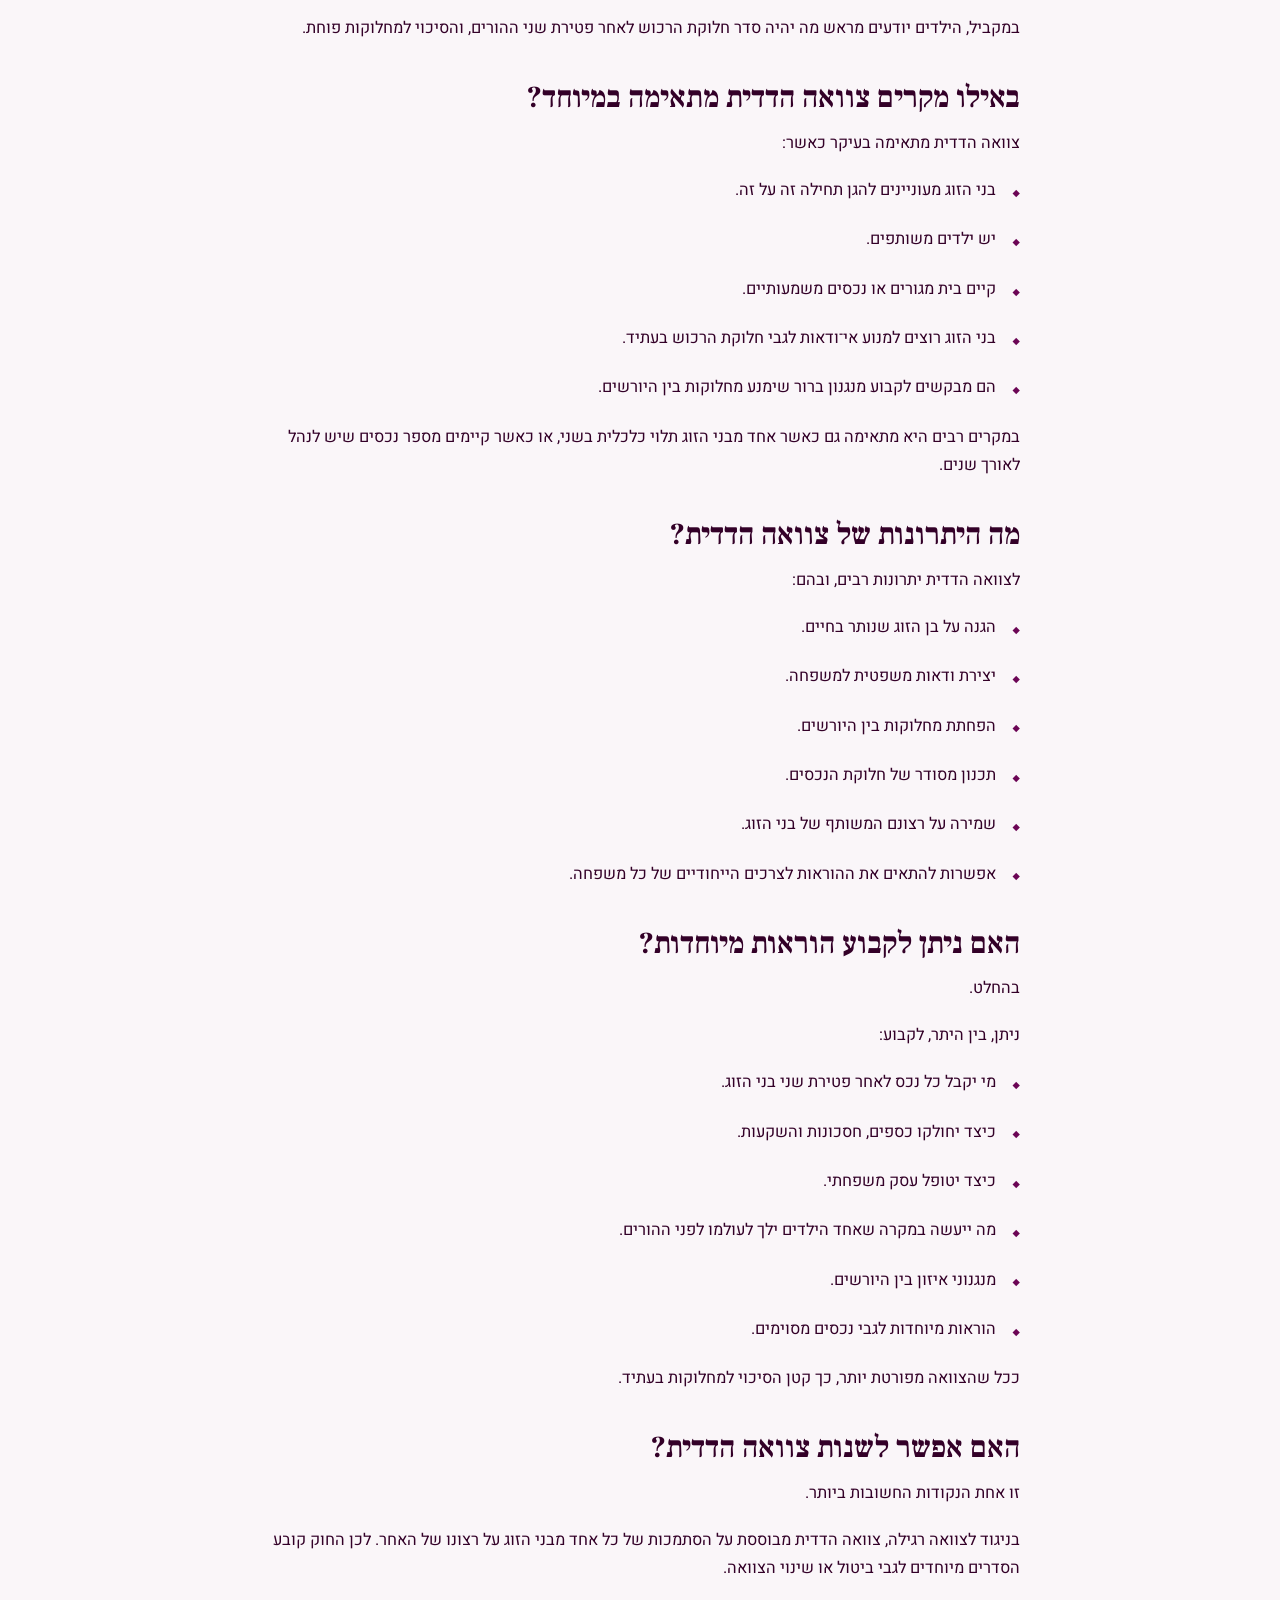
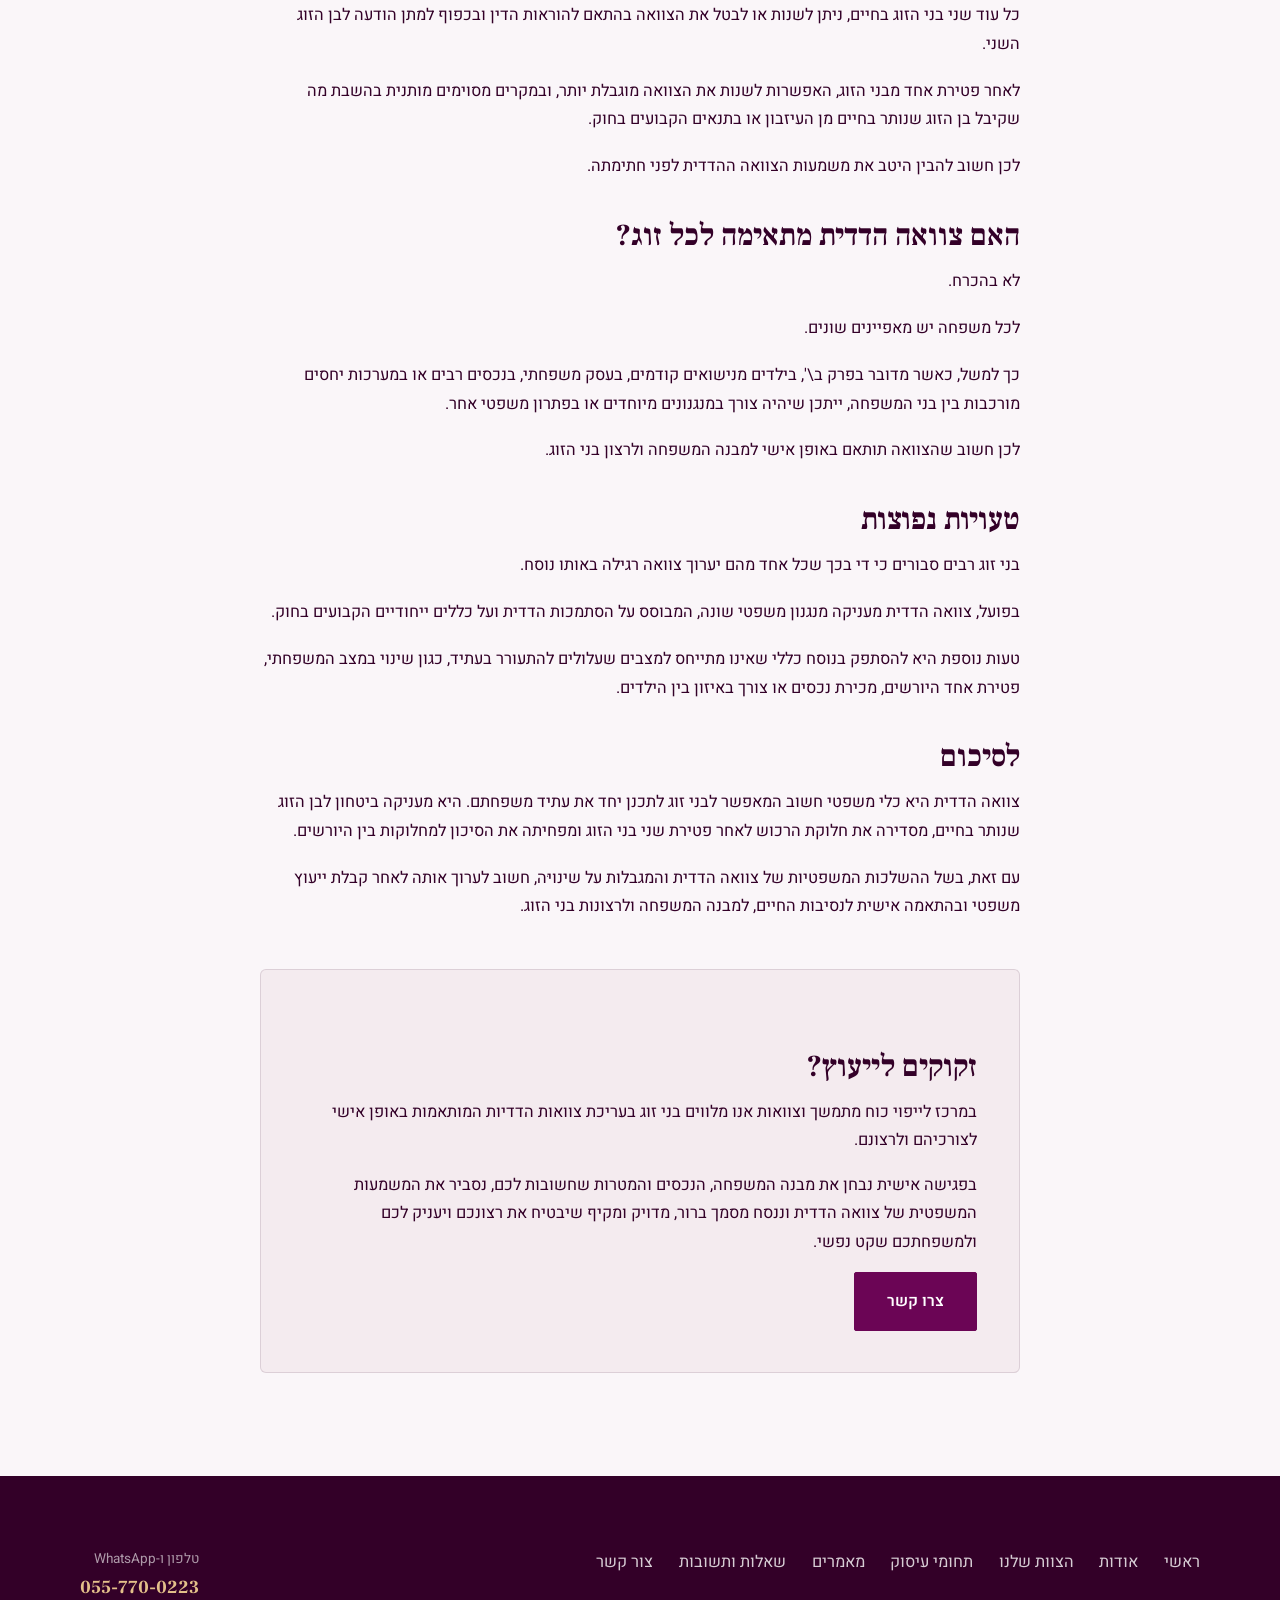
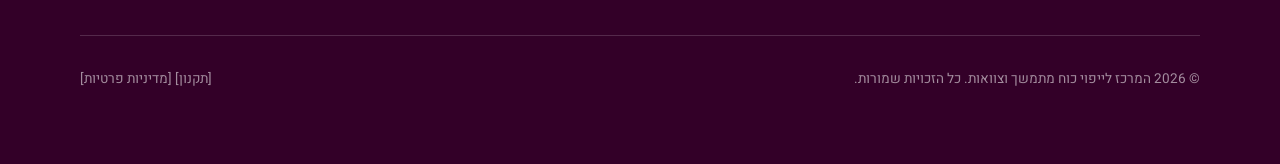
<file: article-3.html>
<!DOCTYPE html>
<html lang="he" dir="rtl">
<head>
  <meta charset="UTF-8" />
  <meta name="viewport" content="width=device-width, initial-scale=1.0" />
  <title>צוואה הדדית: איך מגנים על בן הזוג ועל הילדים גם יחד? | המרכז לייפוי כוח מתמשך וצוואות</title>
  <meta name="description" content="מאמר מאת המרכז לייפוי כוח מתמשך וצוואות: צוואה הדדית: איך מגנים על בן הזוג ועל הילדים גם יחד?" />
  <meta name="theme-color" content="#0A3132" />
  <!-- TODO: canonical/OG url — יעודכן עם הדומיין הסופי (טרם ידוע) -->
  <link rel="canonical" href="./" />
  <meta property="og:type" content="website" />
  <meta property="og:site_name" content="המרכז לייפוי כוח מתמשך וצוואות" />
  <meta property="og:title" content="צוואה הדדית: איך מגנים על בן הזוג ועל הילדים גם יחד? | המרכז לייפוי כוח מתמשך וצוואות" />
  <meta property="og:description" content="מאמר מאת המרכז לייפוי כוח מתמשך וצוואות: צוואה הדדית: איך מגנים על בן הזוג ועל הילדים גם יחד?" />
  <meta property="og:image" content="images/logo-card-2.jpg" />
  <link rel="icon" href="images/logo-card-2.jpg" />
  <link rel="preconnect" href="https://fonts.googleapis.com" />
  <link rel="preconnect" href="https://fonts.gstatic.com" crossorigin />
  <link href="https://fonts.googleapis.com/css2?family=Frank+Ruhl+Libre:wght@500;700;900&family=Heebo:wght@300;400;500;600;700&display=swap" rel="stylesheet" />
  <link rel="stylesheet" href="css/style.css" />

</head>
<body>
  <header class="site-header">
    <div class="wrap nav">
      <a class="nav__logo" href="index.html" aria-label="המרכז לייפוי כוח מתמשך וצוואות — לעמוד הבית">
        <img class="nav__logo-full" src="images/logo-mark.png" alt="" width="185" height="46" />
        <img class="nav__logo-compact" src="images/logo-mark-2.png" alt="" width="188" height="46" />
      </a>
      <nav class="nav__links" aria-label="ניווט ראשי">
        <a href="index.html">ראשי</a>
        <a href="about.html">אודות</a>
        <a href="team.html">הצוות שלנו</a>
        <a href="services.html">תחומי עיסוק</a>
        <a href="articles.html" class="is-active" aria-current="page">מאמרים</a>
        <a href="faq.html">שאלות ותשובות</a>
        <a href="contact.html">צור קשר</a>
      </nav>
      <div class="nav__actions">
        <a class="nav__phone" href="tel:055-770-0223" aria-label="חייגו 055-770-0223">
          <svg viewBox="0 0 24 24" aria-hidden="true"><path d="M6.6 10.8a15.5 15.5 0 0 0 6.6 6.6l2.2-2.2a1 1 0 0 1 1-.24 11.4 11.4 0 0 0 3.6.58 1 1 0 0 1 1 1V20a1 1 0 0 1-1 1A17 17 0 0 1 3 4a1 1 0 0 1 1-1h3.5a1 1 0 0 1 1 1 11.4 11.4 0 0 0 .58 3.6 1 1 0 0 1-.24 1z"/></svg>
          <span>055-770-0223</span>
        </a>
        <a class="nav__wa" href="https://wa.me/972557700223" target="_blank" rel="noopener noreferrer" aria-label="שליחת הודעה בוואטסאפ">
          <svg viewBox="0 0 24 24" aria-hidden="true"><path d="M.06 24l1.7-6.2A11.9 11.9 0 1 1 12 24a11.9 11.9 0 0 1-5.7-1.45L.06 24zM6.6 20.1l.37.22a9.9 9.9 0 1 0-3.4-3.4l.24.38-1 3.66 3.79-.86z"/><path d="M17.5 14.4c-.3-.15-1.76-.87-2.03-.97-.28-.1-.48-.15-.68.15-.2.3-.77.96-.94 1.16-.17.2-.35.22-.65.07-.3-.15-1.25-.46-2.38-1.47-.88-.79-1.48-1.76-1.66-2.06-.17-.3-.02-.46.13-.6.13-.14.3-.35.45-.53.15-.17.2-.3.3-.5.1-.2.05-.37-.03-.52-.07-.15-.67-1.61-.91-2.2-.24-.58-.49-.5-.67-.51h-.57c-.2 0-.52.07-.8.37-.27.3-1.03 1.02-1.03 2.48s1.06 2.87 1.21 3.07c.15.2 2.1 3.2 5.08 4.49.71.3 1.26.49 1.69.62.71.23 1.36.2 1.87.12.57-.09 1.76-.72 2-1.42.25-.69.25-1.28.18-1.41-.08-.13-.28-.2-.58-.35z"/></svg>
          <span>וואטסאפ</span>
        </a>
        <a class="nav__cta btn btn--gold" href="contact.html">להשארת פרטים</a>
      </div>
      <button class="nav__toggle" aria-label="פתיחת תפריט" aria-expanded="false"><span></span><span></span><span></span></button>
    </div>
  </header>
  <main>
    <section class="article-hero">
      <div class="wrap">
        <span class="eyebrow">מאמר</span>
        <h1>צוואה הדדית: איך מגנים על בן הזוג ועל הילדים גם יחד?</h1>
        <p class="article-hero__read">משך קריאה: 7 דקות</p>
      </div>
    </section>
    <div class="wrap">
      <figure class="article-figure"><img src="images/article-3-mutual-will.jpg" alt="צוואה הדדית: איך מגנים על בן הזוג ועל הילדים גם יחד?" width="900" height="500" /></figure>
    </div>
    <section class="section" style="padding-top:2.5rem">
      <div class="wrap">
        <div class="article-body">
<p>כאשר בני זוג עורכים צוואה, הם רוצים בדרך כלל להשיג שתי מטרות מרכזיות: להבטיח שבן או בת הזוג יוכלו להמשיך את חייהם בביטחון לאחר הפטירה, ובמקביל לשמור על כך שהרכוש יגיע בסופו של דבר לילדיהם או ליורשים שבחרו.</p>
<p>צוואה הדדית נועדה בדיוק למטרה זו. היא מאפשרת לבני זוג לתכנן יחד את עתיד משפחתם, לקבוע מנגנון ברור לחלוקת העיזבון וליצור ודאות משפטית לשנים הבאות.</p>
<p>עם זאת, מדובר במסמך בעל השלכות משמעותיות, ולכן חשוב להבין כיצד הוא פועל ומהן המגבלות שהוא יוצר.</p>
<h2>מהי צוואה הדדית?</h2>
<p>צוואה הדדית היא צוואה שעורכים בני זוג מתוך הסתמכות הדדית על רצונו של האחר.</p>
<p>בדרך כלל, כל אחד מבני הזוג קובע כי לאחר פטירתו יעבור רכושו לבן הזוג שנותר בחיים, ורק לאחר פטירתו של בן הזוג השני יעבור הרכוש לילדים או ליורשים שנקבעו.</p>
<p>למרות שמדובר ברצון משותף, כל אחד מבני הזוג חותם על צוואה נפרדת, אשר משלימה את צוואתו של האחר.</p>
<h2>למה לבחור דווקא בצוואה הדדית?</h2>
<p>היתרון המרכזי של צוואה הדדית הוא יצירת ביטחון.</p>
<p>בן הזוג שנותר בחיים אינו צריך לחשוש מפני חלוקת העיזבון מיד לאחר הפטירה, ויכול להמשיך לנהל את חייו מבלי להיכנס להליכים מורכבים מול היורשים.</p>
<p>במקביל, הילדים יודעים מראש מה יהיה סדר חלוקת הרכוש לאחר פטירת שני ההורים, והסיכוי למחלוקות פוחת.</p>
<h2>באילו מקרים צוואה הדדית מתאימה במיוחד?</h2>
<p>צוואה הדדית מתאימה בעיקר כאשר:</p>
<ul><li>בני הזוג מעוניינים להגן תחילה זה על זה.</li></ul>
<ul><li>יש ילדים משותפים.</li></ul>
<ul><li>קיים בית מגורים או נכסים משמעותיים.</li></ul>
<ul><li>בני הזוג רוצים למנוע אי־ודאות לגבי חלוקת הרכוש בעתיד.</li></ul>
<ul><li>הם מבקשים לקבוע מנגנון ברור שימנע מחלוקות בין היורשים.</li></ul>
<p>במקרים רבים היא מתאימה גם כאשר אחד מבני הזוג תלוי כלכלית בשני, או כאשר קיימים מספר נכסים שיש לנהל לאורך שנים.</p>
<h2>מה היתרונות של צוואה הדדית?</h2>
<p>לצוואה הדדית יתרונות רבים, ובהם:</p>
<ul><li>הגנה על בן הזוג שנותר בחיים.</li></ul>
<ul><li>יצירת ודאות משפטית למשפחה.</li></ul>
<ul><li>הפחתת מחלוקות בין היורשים.</li></ul>
<ul><li>תכנון מסודר של חלוקת הנכסים.</li></ul>
<ul><li>שמירה על רצונם המשותף של בני הזוג.</li></ul>
<ul><li>אפשרות להתאים את ההוראות לצרכים הייחודיים של כל משפחה.</li></ul>
<h2>האם ניתן לקבוע הוראות מיוחדות?</h2>
<p>בהחלט.</p>
<p>ניתן, בין היתר, לקבוע:</p>
<ul><li>מי יקבל כל נכס לאחר פטירת שני בני הזוג.</li></ul>
<ul><li>כיצד יחולקו כספים, חסכונות והשקעות.</li></ul>
<ul><li>כיצד יטופל עסק משפחתי.</li></ul>
<ul><li>מה ייעשה במקרה שאחד הילדים ילך לעולמו לפני ההורים.</li></ul>
<ul><li>מנגנוני איזון בין היורשים.</li></ul>
<ul><li>הוראות מיוחדות לגבי נכסים מסוימים.</li></ul>
<p>ככל שהצוואה מפורטת יותר, כך קטן הסיכוי למחלוקות בעתיד.</p>
<h2>האם אפשר לשנות צוואה הדדית?</h2>
<p>זו אחת הנקודות החשובות ביותר.</p>
<p>בניגוד לצוואה רגילה, צוואה הדדית מבוססת על הסתמכות של כל אחד מבני הזוג על רצונו של האחר. לכן החוק קובע הסדרים מיוחדים לגבי ביטול או שינוי הצוואה.</p>
<p>כל עוד שני בני הזוג בחיים, ניתן לשנות או לבטל את הצוואה בהתאם להוראות הדין ובכפוף למתן הודעה לבן הזוג השני.</p>
<p>לאחר פטירת אחד מבני הזוג, האפשרות לשנות את הצוואה מוגבלת יותר, ובמקרים מסוימים מותנית בהשבת מה שקיבל בן הזוג שנותר בחיים מן העיזבון או בתנאים הקבועים בחוק.</p>
<p>לכן חשוב להבין היטב את משמעות הצוואה ההדדית לפני חתימתה.</p>
<h2>האם צוואה הדדית מתאימה לכל זוג?</h2>
<p>לא בהכרח.</p>
<p>לכל משפחה יש מאפיינים שונים.</p>
<p>כך למשל, כאשר מדובר בפרק ב\', בילדים מנישואים קודמים, בעסק משפחתי, בנכסים רבים או במערכות יחסים מורכבות בין בני המשפחה, ייתכן שיהיה צורך במנגנונים מיוחדים או בפתרון משפטי אחר.</p>
<p>לכן חשוב שהצוואה תותאם באופן אישי למבנה המשפחה ולרצון בני הזוג.</p>
<h2>טעויות נפוצות</h2>
<p>בני זוג רבים סבורים כי די בכך שכל אחד מהם יערוך צוואה רגילה באותו נוסח.</p>
<p>בפועל, צוואה הדדית מעניקה מנגנון משפטי שונה, המבוסס על הסתמכות הדדית ועל כללים ייחודיים הקבועים בחוק.</p>
<p>טעות נוספת היא להסתפק בנוסח כללי שאינו מתייחס למצבים שעלולים להתעורר בעתיד, כגון שינוי במצב המשפחתי, פטירת אחד היורשים, מכירת נכסים או צורך באיזון בין הילדים.</p>
<h2>לסיכום</h2>
<p>צוואה הדדית היא כלי משפטי חשוב המאפשר לבני זוג לתכנן יחד את עתיד משפחתם. היא מעניקה ביטחון לבן הזוג שנותר בחיים, מסדירה את חלוקת הרכוש לאחר פטירת שני בני הזוג ומפחיתה את הסיכון למחלוקות בין היורשים.</p>
<p>עם זאת, בשל ההשלכות המשפטיות של צוואה הדדית והמגבלות על שינויּה, חשוב לערוך אותה לאחר קבלת ייעוץ משפטי ובהתאמה אישית לנסיבות החיים, למבנה המשפחה ולרצונות בני הזוג.</p>
<div class="article-consult">
<h2>זקוקים לייעוץ?</h2>
<p>במרכז לייפוי כוח מתמשך וצוואות אנו מלווים בני זוג בעריכת צוואות הדדיות המותאמות באופן אישי לצורכיהם ולרצונם.</p>
<p>בפגישה אישית נבחן את מבנה המשפחה, הנכסים והמטרות שחשובות לכם, נסביר את המשמעות המשפטית של צוואה הדדית וננסח מסמך ברור, מדויק ומקיף שיבטיח את רצונכם ויעניק לכם ולמשפחתכם שקט נפשי.</p>
<a class="btn btn--gold" href="contact.html">צרו קשר</a>
</div>
        </div>
      </div>
    </section>
  </main>
  <footer class="site-footer">
    <div class="wrap">
      <div class="footer__top">
        <nav class="footer__nav" aria-label="ניווט תחתון">
          <a href="index.html">ראשי</a>
          <a href="about.html">אודות</a>
          <a href="team.html">הצוות שלנו</a>
          <a href="services.html">תחומי עיסוק</a>
          <a href="articles.html">מאמרים</a>
          <a href="faq.html">שאלות ותשובות</a>
          <a href="contact.html">צור קשר</a>
        </nav>
        <div>
          <div class="contact-info__label" style="color:rgba(255,255,255,.6)">טלפון ו-WhatsApp</div>
          <a class="footer__phone" href="tel:055-770-0223">055-770-0223</a>
        </div>
      </div>
      <div class="footer__rule"></div>
      <div class="footer__bottom">
        <p>© 2026 המרכז לייפוי כוח מתמשך וצוואות. כל הזכויות שמורות.</p>
        <p class="footer__legal">[<a href="#">תקנון</a>] [<a href="#">מדיניות פרטיות</a>]</p>
      </div>
    </div>
  </footer>
  <script src="js/main.js"></script>
  <script src="accessibility.js" defer></script>
</body>
</html>
</file>
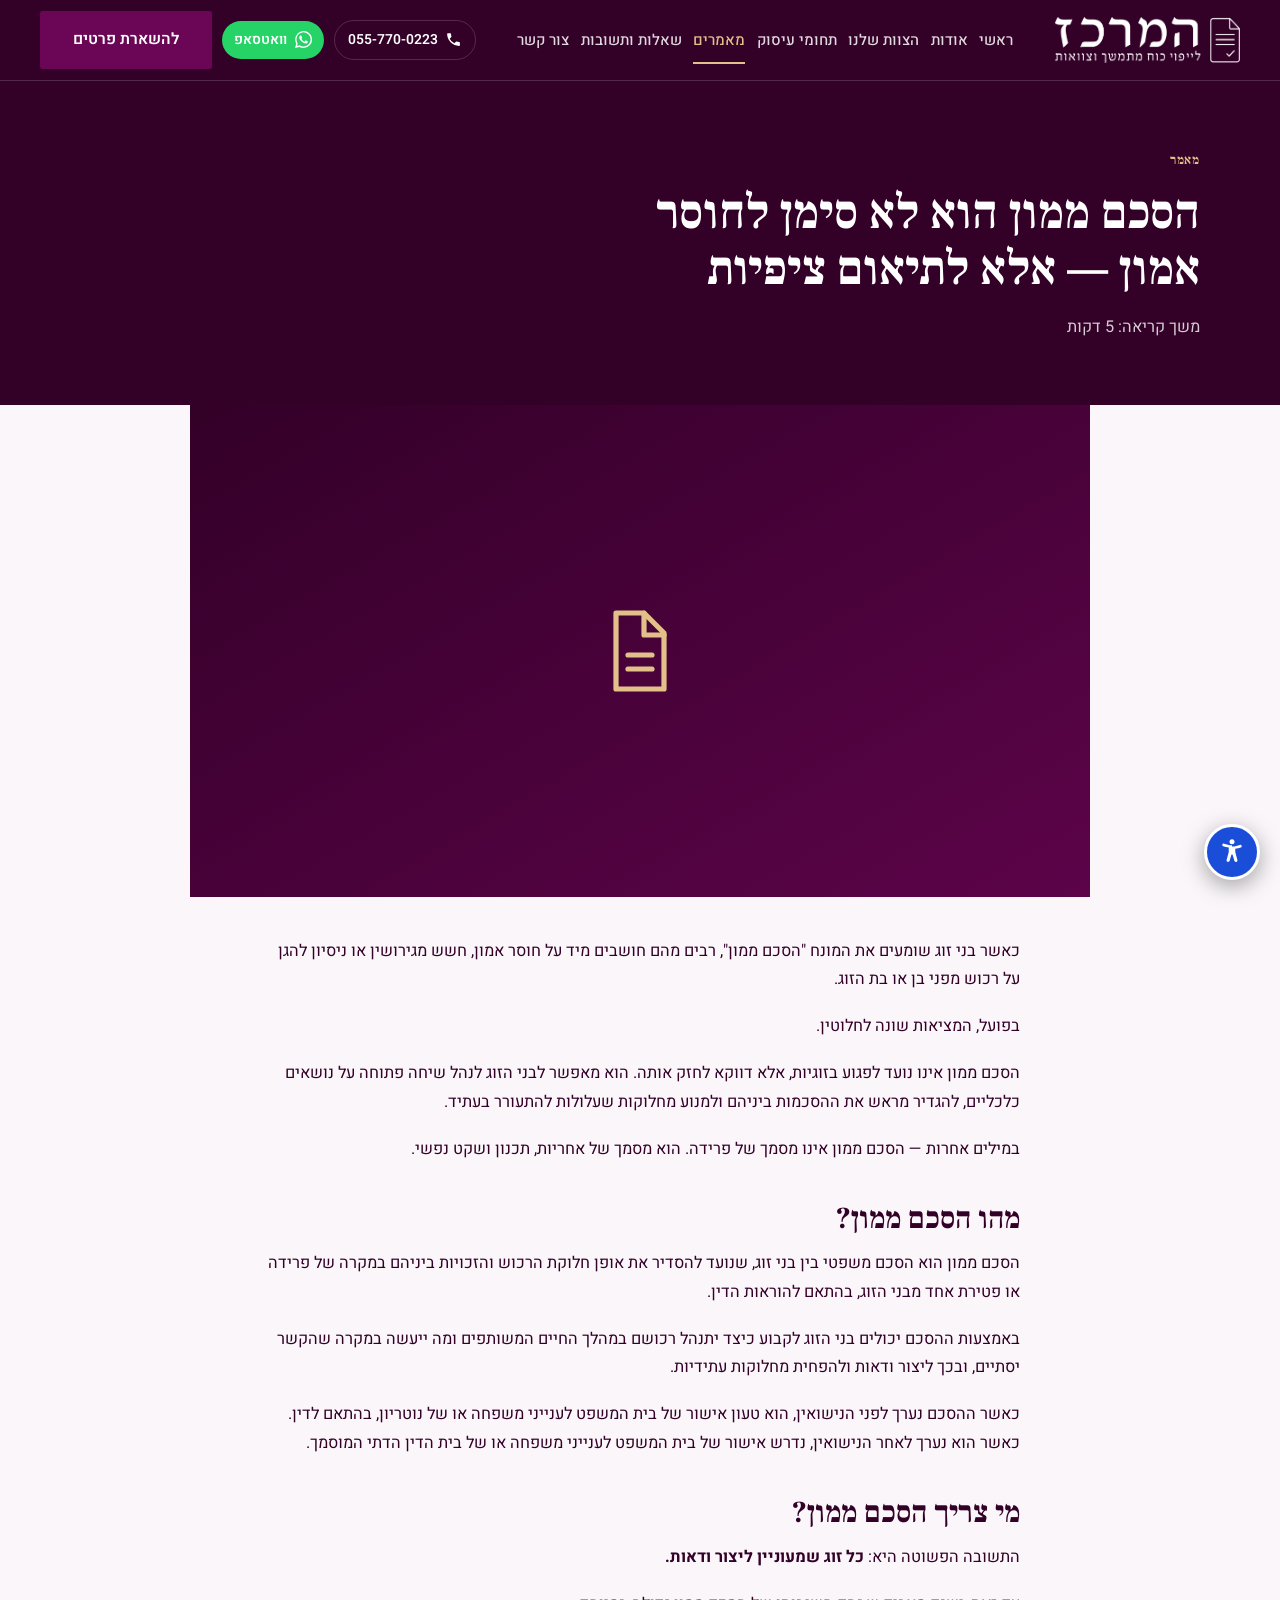
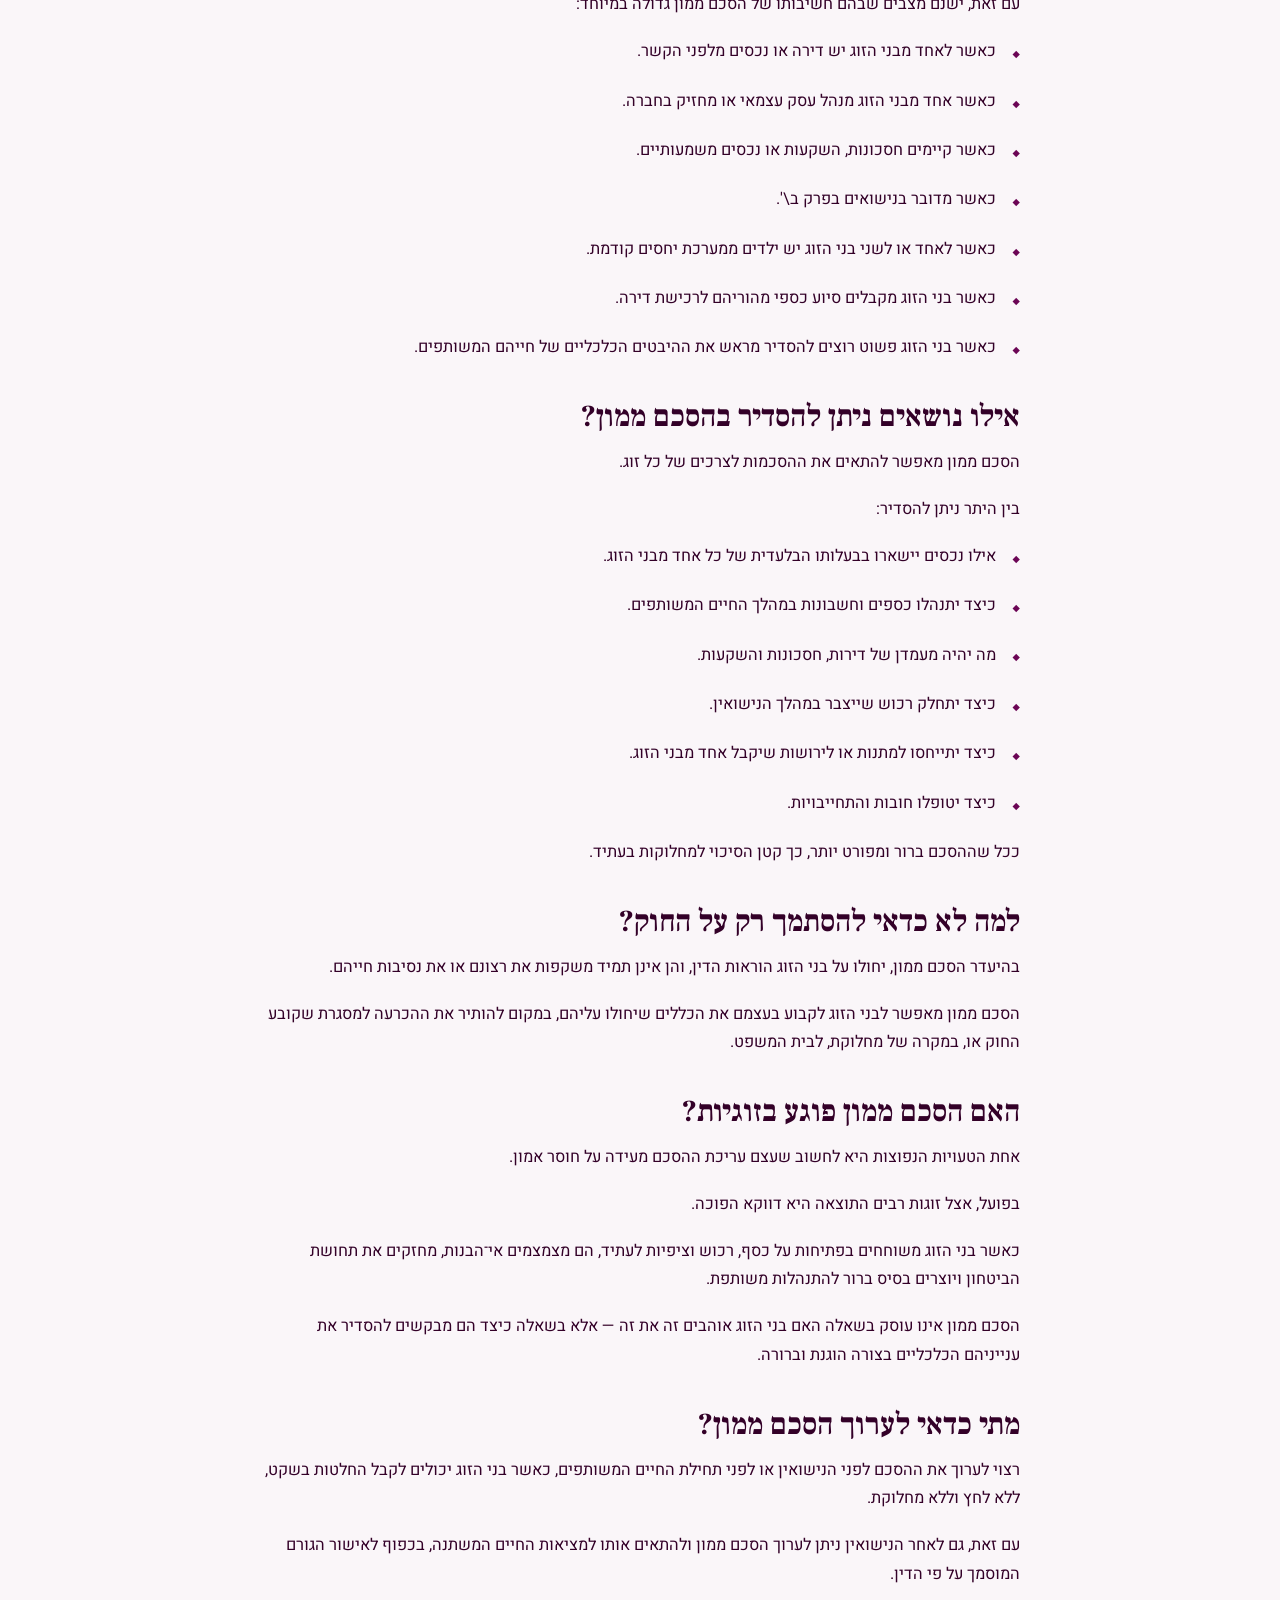
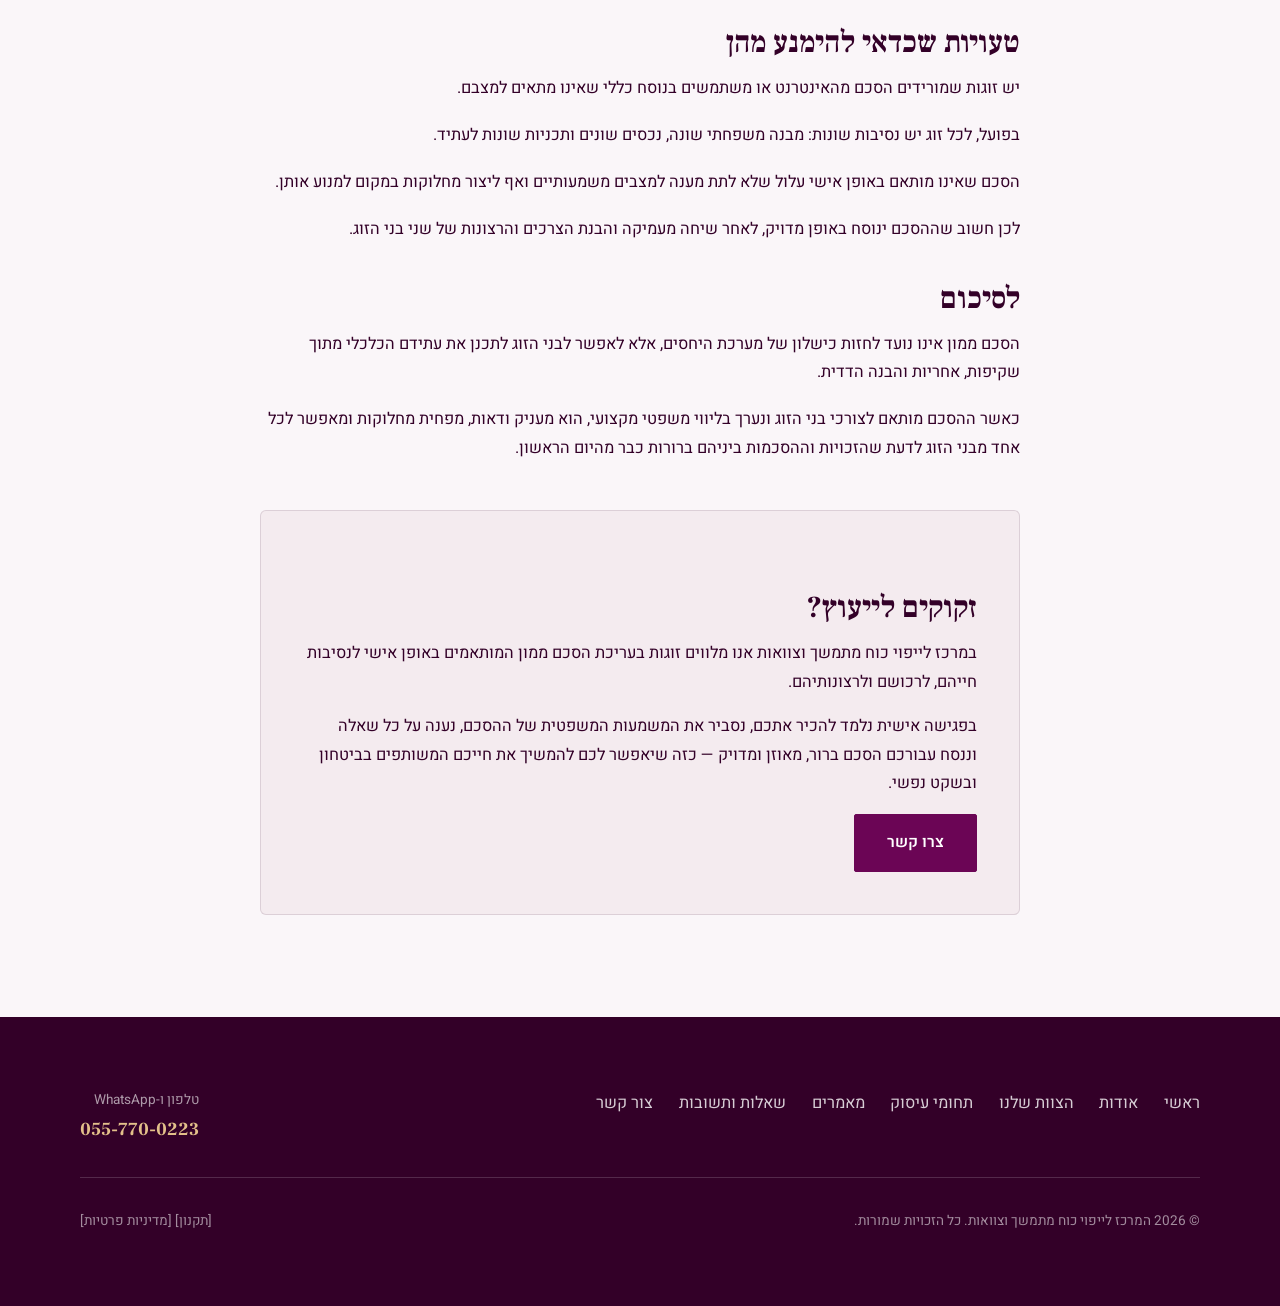
<file: article-4.html>
<!DOCTYPE html>
<html lang="he" dir="rtl">
<head>
  <meta charset="UTF-8" />
  <meta name="viewport" content="width=device-width, initial-scale=1.0" />
  <title>הסכם ממון הוא לא סימן לחוסר אמון — אלא לתיאום ציפיות | המרכז לייפוי כוח מתמשך וצוואות</title>
  <meta name="description" content="מאמר מאת המרכז לייפוי כוח מתמשך וצוואות: הסכם ממון הוא לא סימן לחוסר אמון — אלא לתיאום ציפיות" />
  <meta name="theme-color" content="#0A3132" />
  <!-- TODO: canonical/OG url — יעודכן עם הדומיין הסופי (טרם ידוע) -->
  <link rel="canonical" href="./" />
  <meta property="og:type" content="website" />
  <meta property="og:site_name" content="המרכז לייפוי כוח מתמשך וצוואות" />
  <meta property="og:title" content="הסכם ממון הוא לא סימן לחוסר אמון — אלא לתיאום ציפיות | המרכז לייפוי כוח מתמשך וצוואות" />
  <meta property="og:description" content="מאמר מאת המרכז לייפוי כוח מתמשך וצוואות: הסכם ממון הוא לא סימן לחוסר אמון — אלא לתיאום ציפיות" />
  <meta property="og:image" content="images/logo-card-2.jpg" />
  <link rel="icon" href="images/logo-card-2.jpg" />
  <link rel="preconnect" href="https://fonts.googleapis.com" />
  <link rel="preconnect" href="https://fonts.gstatic.com" crossorigin />
  <link href="https://fonts.googleapis.com/css2?family=Frank+Ruhl+Libre:wght@500;700;900&family=Heebo:wght@300;400;500;600;700&display=swap" rel="stylesheet" />
  <link rel="stylesheet" href="css/style.css" />

</head>
<body>
  <header class="site-header">
    <div class="wrap nav">
      <a class="nav__logo" href="index.html" aria-label="המרכז לייפוי כוח מתמשך וצוואות — לעמוד הבית">
        <img class="nav__logo-full" src="images/logo-mark.png" alt="" width="185" height="46" />
        <img class="nav__logo-compact" src="images/logo-mark-2.png" alt="" width="188" height="46" />
      </a>
      <nav class="nav__links" aria-label="ניווט ראשי">
        <a href="index.html">ראשי</a>
        <a href="about.html">אודות</a>
        <a href="team.html">הצוות שלנו</a>
        <a href="services.html">תחומי עיסוק</a>
        <a href="articles.html" class="is-active" aria-current="page">מאמרים</a>
        <a href="faq.html">שאלות ותשובות</a>
        <a href="contact.html">צור קשר</a>
      </nav>
      <div class="nav__actions">
        <a class="nav__phone" href="tel:055-770-0223" aria-label="חייגו 055-770-0223">
          <svg viewBox="0 0 24 24" aria-hidden="true"><path d="M6.6 10.8a15.5 15.5 0 0 0 6.6 6.6l2.2-2.2a1 1 0 0 1 1-.24 11.4 11.4 0 0 0 3.6.58 1 1 0 0 1 1 1V20a1 1 0 0 1-1 1A17 17 0 0 1 3 4a1 1 0 0 1 1-1h3.5a1 1 0 0 1 1 1 11.4 11.4 0 0 0 .58 3.6 1 1 0 0 1-.24 1z"/></svg>
          <span>055-770-0223</span>
        </a>
        <a class="nav__wa" href="https://wa.me/972557700223" target="_blank" rel="noopener noreferrer" aria-label="שליחת הודעה בוואטסאפ">
          <svg viewBox="0 0 24 24" aria-hidden="true"><path d="M.06 24l1.7-6.2A11.9 11.9 0 1 1 12 24a11.9 11.9 0 0 1-5.7-1.45L.06 24zM6.6 20.1l.37.22a9.9 9.9 0 1 0-3.4-3.4l.24.38-1 3.66 3.79-.86z"/><path d="M17.5 14.4c-.3-.15-1.76-.87-2.03-.97-.28-.1-.48-.15-.68.15-.2.3-.77.96-.94 1.16-.17.2-.35.22-.65.07-.3-.15-1.25-.46-2.38-1.47-.88-.79-1.48-1.76-1.66-2.06-.17-.3-.02-.46.13-.6.13-.14.3-.35.45-.53.15-.17.2-.3.3-.5.1-.2.05-.37-.03-.52-.07-.15-.67-1.61-.91-2.2-.24-.58-.49-.5-.67-.51h-.57c-.2 0-.52.07-.8.37-.27.3-1.03 1.02-1.03 2.48s1.06 2.87 1.21 3.07c.15.2 2.1 3.2 5.08 4.49.71.3 1.26.49 1.69.62.71.23 1.36.2 1.87.12.57-.09 1.76-.72 2-1.42.25-.69.25-1.28.18-1.41-.08-.13-.28-.2-.58-.35z"/></svg>
          <span>וואטסאפ</span>
        </a>
        <a class="nav__cta btn btn--gold" href="contact.html">להשארת פרטים</a>
      </div>
      <button class="nav__toggle" aria-label="פתיחת תפריט" aria-expanded="false"><span></span><span></span><span></span></button>
    </div>
  </header>
  <main>
    <section class="article-hero">
      <div class="wrap">
        <span class="eyebrow">מאמר</span>
        <h1>הסכם ממון הוא לא סימן לחוסר אמון — אלא לתיאום ציפיות</h1>
        <p class="article-hero__read">משך קריאה: 5 דקות</p>
      </div>
    </section>
    <div class="wrap">
      <figure class="article-figure is-placeholder"><img src="images/article-4-prenup.png" alt="הסכם ממון הוא לא סימן לחוסר אמון — אלא לתיאום ציפיות" width="900" height="500" /></figure>
    </div>
    <section class="section" style="padding-top:2.5rem">
      <div class="wrap">
        <div class="article-body">
<p>כאשר בני זוג שומעים את המונח "הסכם ממון", רבים מהם חושבים מיד על חוסר אמון, חשש מגירושין או ניסיון להגן על רכוש מפני בן או בת הזוג.</p>
<p>בפועל, המציאות שונה לחלוטין.</p>
<p>הסכם ממון אינו נועד לפגוע בזוגיות, אלא דווקא לחזק אותה. הוא מאפשר לבני הזוג לנהל שיחה פתוחה על נושאים כלכליים, להגדיר מראש את ההסכמות ביניהם ולמנוע מחלוקות שעלולות להתעורר בעתיד.</p>
<p>במילים אחרות — הסכם ממון אינו מסמך של פרידה. הוא מסמך של אחריות, תכנון ושקט נפשי.</p>
<h2>מהו הסכם ממון?</h2>
<p>הסכם ממון הוא הסכם משפטי בין בני זוג, שנועד להסדיר את אופן חלוקת הרכוש והזכויות ביניהם במקרה של פרידה או פטירת אחד מבני הזוג, בהתאם להוראות הדין.</p>
<p>באמצעות ההסכם יכולים בני הזוג לקבוע כיצד יתנהל רכושם במהלך החיים המשותפים ומה ייעשה במקרה שהקשר יסתיים, ובכך ליצור ודאות ולהפחית מחלוקות עתידיות.</p>
<p>כאשר ההסכם נערך לפני הנישואין, הוא טעון אישור של בית המשפט לענייני משפחה או של נוטריון, בהתאם לדין. כאשר הוא נערך לאחר הנישואין, נדרש אישור של בית המשפט לענייני משפחה או של בית הדין הדתי המוסמך.</p>
<h2>מי צריך הסכם ממון?</h2>
<p>התשובה הפשוטה היא: <strong>כל זוג שמעוניין ליצור ודאות.</strong></p>
<p>עם זאת, ישנם מצבים שבהם חשיבותו של הסכם ממון גדולה במיוחד:</p>
<ul><li>כאשר לאחד מבני הזוג יש דירה או נכסים מלפני הקשר.</li></ul>
<ul><li>כאשר אחד מבני הזוג מנהל עסק עצמאי או מחזיק בחברה.</li></ul>
<ul><li>כאשר קיימים חסכונות, השקעות או נכסים משמעותיים.</li></ul>
<ul><li>כאשר מדובר בנישואים בפרק ב\'.</li></ul>
<ul><li>כאשר לאחד או לשני בני הזוג יש ילדים ממערכת יחסים קודמת.</li></ul>
<ul><li>כאשר בני הזוג מקבלים סיוע כספי מהוריהם לרכישת דירה.</li></ul>
<ul><li>כאשר בני הזוג פשוט רוצים להסדיר מראש את ההיבטים הכלכליים של חייהם המשותפים.</li></ul>
<h2>אילו נושאים ניתן להסדיר בהסכם ממון?</h2>
<p>הסכם ממון מאפשר להתאים את ההסכמות לצרכים של כל זוג.</p>
<p>בין היתר ניתן להסדיר:</p>
<ul><li>אילו נכסים יישארו בבעלותו הבלעדית של כל אחד מבני הזוג.</li></ul>
<ul><li>כיצד יתנהלו כספים וחשבונות במהלך החיים המשותפים.</li></ul>
<ul><li>מה יהיה מעמדן של דירות, חסכונות והשקעות.</li></ul>
<ul><li>כיצד יתחלק רכוש שייצבר במהלך הנישואין.</li></ul>
<ul><li>כיצד יתייחסו למתנות או לירושות שיקבל אחד מבני הזוג.</li></ul>
<ul><li>כיצד יטופלו חובות והתחייבויות.</li></ul>
<p>ככל שההסכם ברור ומפורט יותר, כך קטן הסיכוי למחלוקות בעתיד.</p>
<h2>למה לא כדאי להסתמך רק על החוק?</h2>
<p>בהיעדר הסכם ממון, יחולו על בני הזוג הוראות הדין, והן אינן תמיד משקפות את רצונם או את נסיבות חייהם.</p>
<p>הסכם ממון מאפשר לבני הזוג לקבוע בעצמם את הכללים שיחולו עליהם, במקום להותיר את ההכרעה למסגרת שקובע החוק או, במקרה של מחלוקת, לבית המשפט.</p>
<h2>האם הסכם ממון פוגע בזוגיות?</h2>
<p>אחת הטעויות הנפוצות היא לחשוב שעצם עריכת ההסכם מעידה על חוסר אמון.</p>
<p>בפועל, אצל זוגות רבים התוצאה היא דווקא הפוכה.</p>
<p>כאשר בני הזוג משוחחים בפתיחות על כסף, רכוש וציפיות לעתיד, הם מצמצמים אי־הבנות, מחזקים את תחושת הביטחון ויוצרים בסיס ברור להתנהלות משותפת.</p>
<p>הסכם ממון אינו עוסק בשאלה האם בני הזוג אוהבים זה את זה — אלא בשאלה כיצד הם מבקשים להסדיר את ענייניהם הכלכליים בצורה הוגנת וברורה.</p>
<h2>מתי כדאי לערוך הסכם ממון?</h2>
<p>רצוי לערוך את ההסכם לפני הנישואין או לפני תחילת החיים המשותפים, כאשר בני הזוג יכולים לקבל החלטות בשקט, ללא לחץ וללא מחלוקת.</p>
<p>עם זאת, גם לאחר הנישואין ניתן לערוך הסכם ממון ולהתאים אותו למציאות החיים המשתנה, בכפוף לאישור הגורם המוסמך על פי הדין.</p>
<h2>טעויות שכדאי להימנע מהן</h2>
<p>יש זוגות שמורידים הסכם מהאינטרנט או משתמשים בנוסח כללי שאינו מתאים למצבם.</p>
<p>בפועל, לכל זוג יש נסיבות שונות: מבנה משפחתי שונה, נכסים שונים ותכניות שונות לעתיד.</p>
<p>הסכם שאינו מותאם באופן אישי עלול שלא לתת מענה למצבים משמעותיים ואף ליצור מחלוקות במקום למנוע אותן.</p>
<p>לכן חשוב שההסכם ינוסח באופן מדויק, לאחר שיחה מעמיקה והבנת הצרכים והרצונות של שני בני הזוג.</p>
<h2>לסיכום</h2>
<p>הסכם ממון אינו נועד לחזות כישלון של מערכת היחסים, אלא לאפשר לבני הזוג לתכנן את עתידם הכלכלי מתוך שקיפות, אחריות והבנה הדדית.</p>
<p>כאשר ההסכם מותאם לצורכי בני הזוג ונערך בליווי משפטי מקצועי, הוא מעניק ודאות, מפחית מחלוקות ומאפשר לכל אחד מבני הזוג לדעת שהזכויות וההסכמות ביניהם ברורות כבר מהיום הראשון.</p>
<div class="article-consult">
<h2>זקוקים לייעוץ?</h2>
<p>במרכז לייפוי כוח מתמשך וצוואות אנו מלווים זוגות בעריכת הסכם ממון המותאמים באופן אישי לנסיבות חייהם, לרכושם ולרצונותיהם.</p>
<p>בפגישה אישית נלמד להכיר אתכם, נסביר את המשמעות המשפטית של ההסכם, נענה על כל שאלה וננסח עבורכם הסכם ברור, מאוזן ומדויק — כזה שיאפשר לכם להמשיך את חייכם המשותפים בביטחון ובשקט נפשי.</p>
<a class="btn btn--gold" href="contact.html">צרו קשר</a>
</div>
        </div>
      </div>
    </section>
  </main>
  <footer class="site-footer">
    <div class="wrap">
      <div class="footer__top">
        <nav class="footer__nav" aria-label="ניווט תחתון">
          <a href="index.html">ראשי</a>
          <a href="about.html">אודות</a>
          <a href="team.html">הצוות שלנו</a>
          <a href="services.html">תחומי עיסוק</a>
          <a href="articles.html">מאמרים</a>
          <a href="faq.html">שאלות ותשובות</a>
          <a href="contact.html">צור קשר</a>
        </nav>
        <div>
          <div class="contact-info__label" style="color:rgba(255,255,255,.6)">טלפון ו-WhatsApp</div>
          <a class="footer__phone" href="tel:055-770-0223">055-770-0223</a>
        </div>
      </div>
      <div class="footer__rule"></div>
      <div class="footer__bottom">
        <p>© 2026 המרכז לייפוי כוח מתמשך וצוואות. כל הזכויות שמורות.</p>
        <p class="footer__legal">[<a href="#">תקנון</a>] [<a href="#">מדיניות פרטיות</a>]</p>
      </div>
    </div>
  </footer>
  <script src="js/main.js"></script>
  <script src="accessibility.js" defer></script>
</body>
</html>
</file>
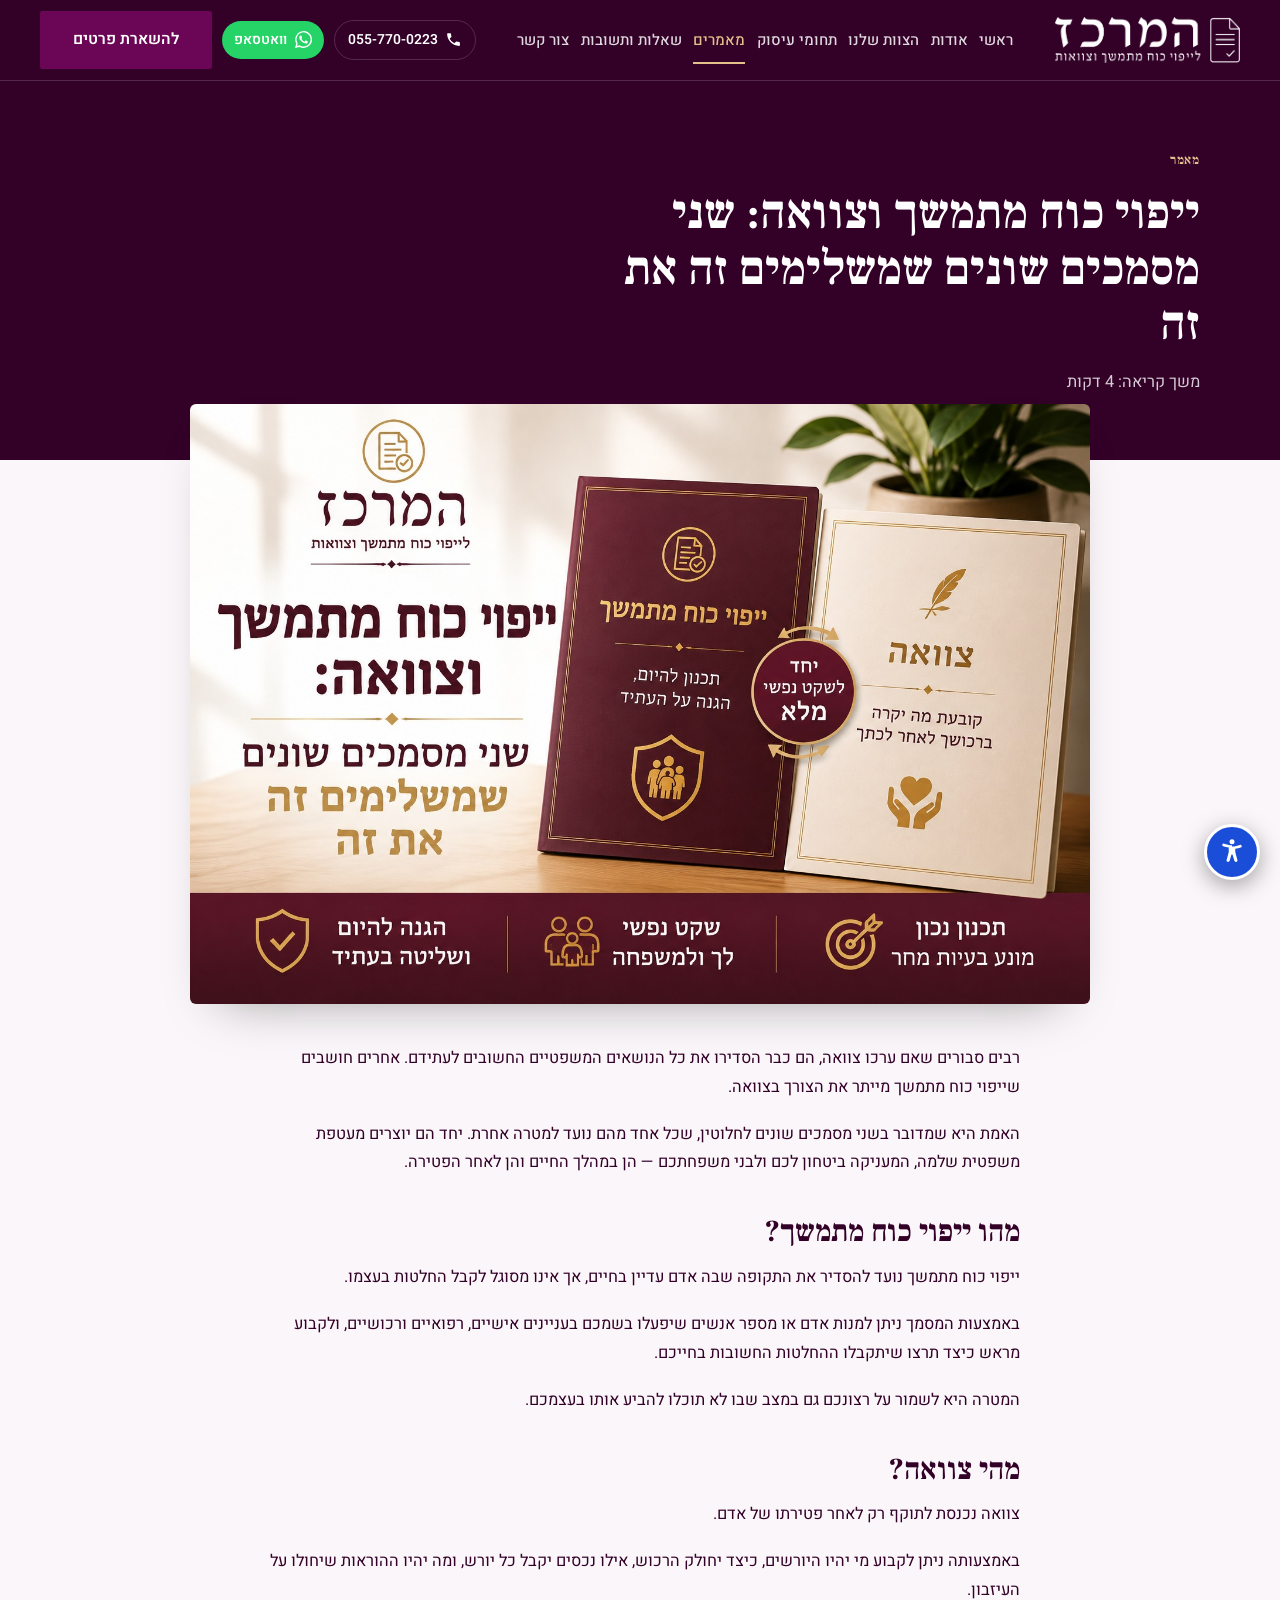
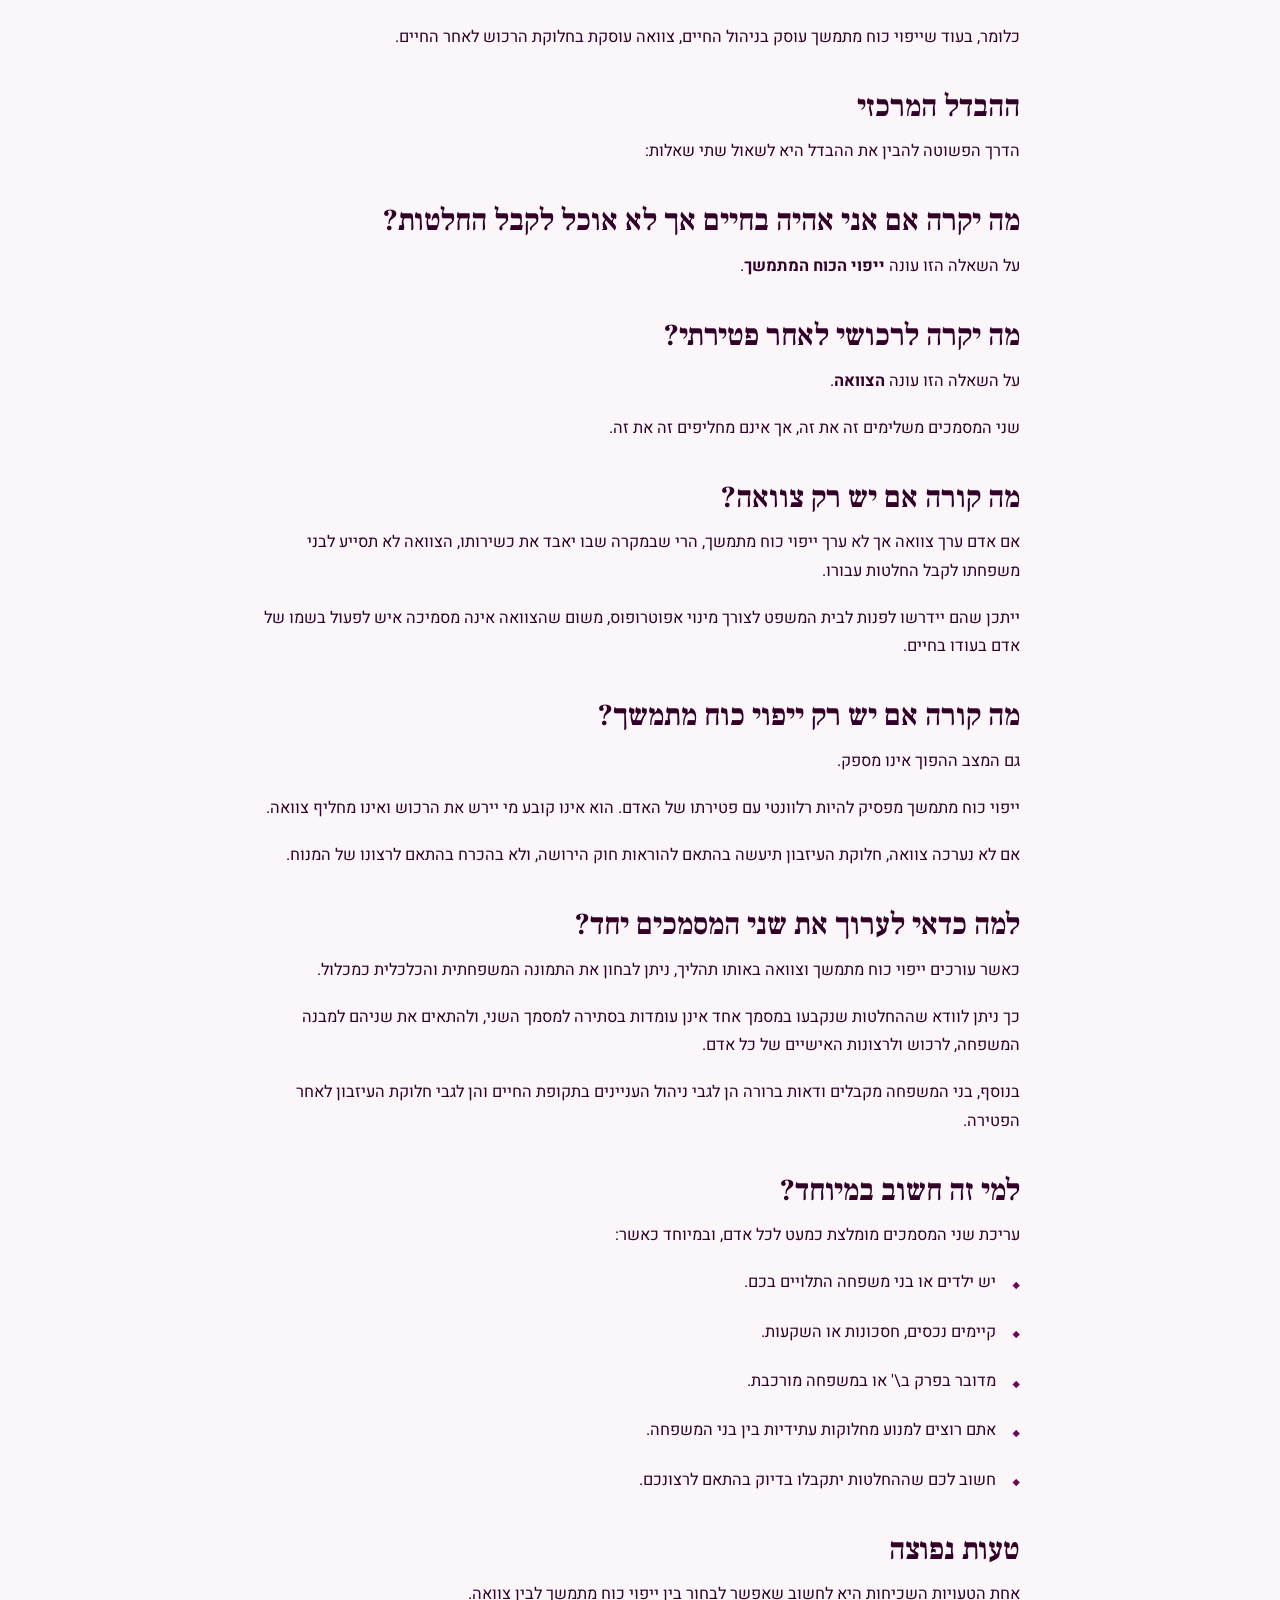
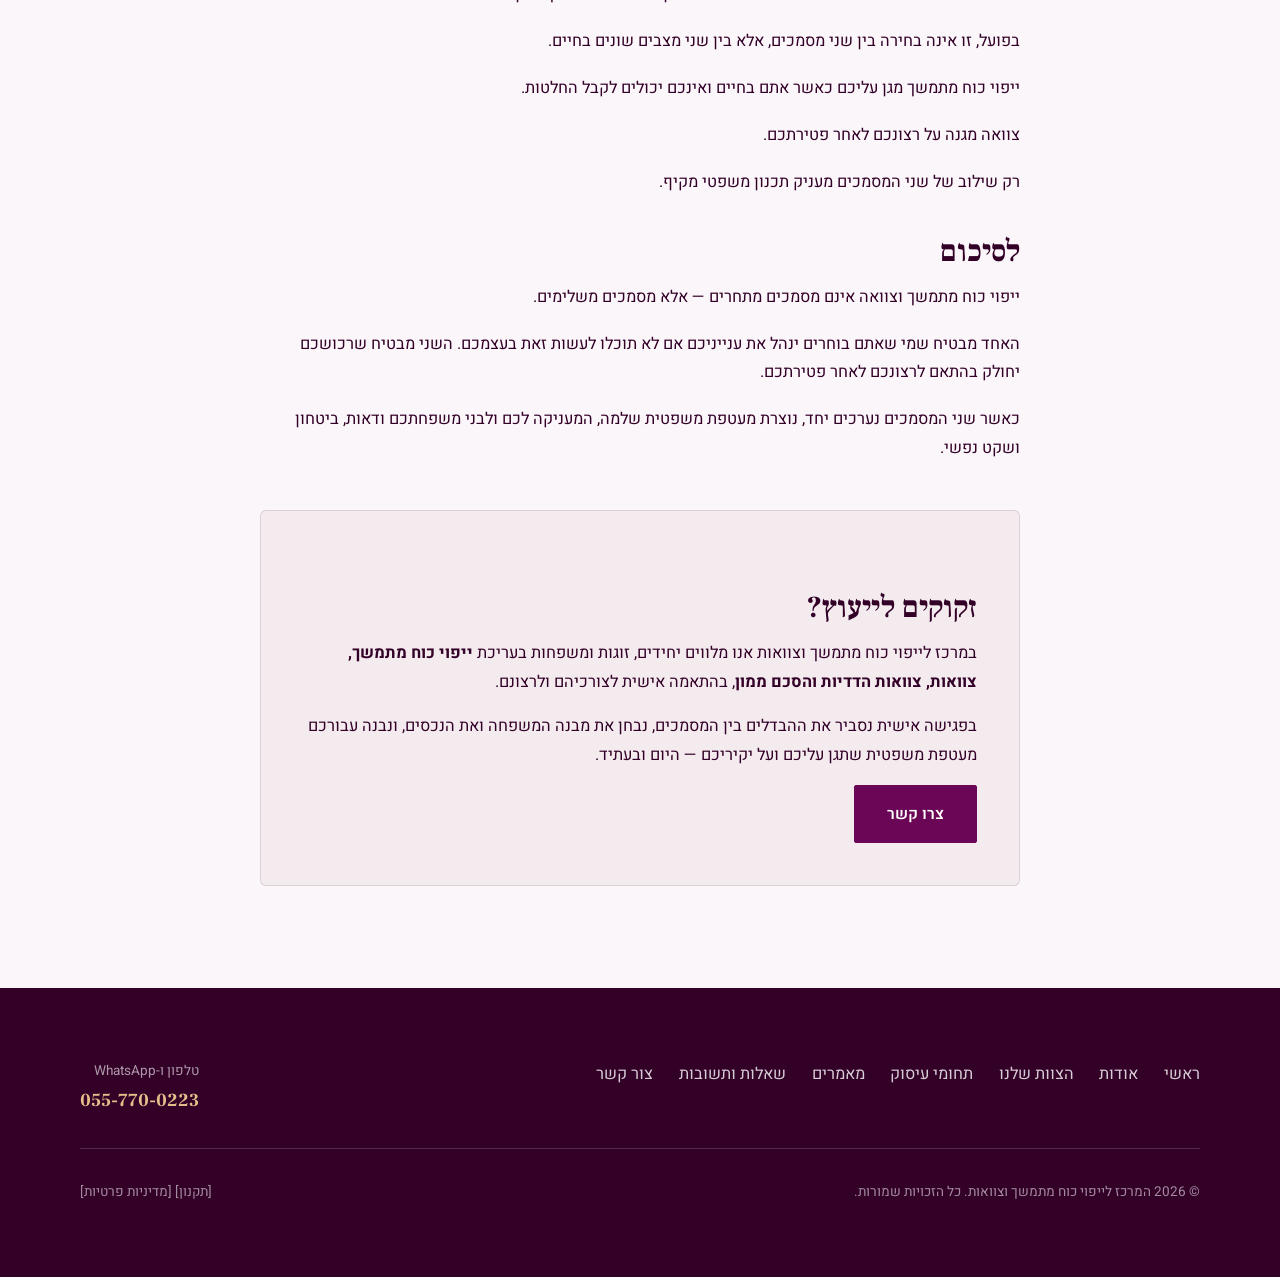
<file: article-5.html>
<!DOCTYPE html>
<html lang="he" dir="rtl">
<head>
  <meta charset="UTF-8" />
  <meta name="viewport" content="width=device-width, initial-scale=1.0" />
  <title>ייפוי כוח מתמשך וצוואה: שני מסמכים שונים שמשלימים זה את זה | המרכז לייפוי כוח מתמשך וצוואות</title>
  <meta name="description" content="מאמר מאת המרכז לייפוי כוח מתמשך וצוואות: ייפוי כוח מתמשך וצוואה: שני מסמכים שונים שמשלימים זה את זה" />
  <meta name="theme-color" content="#0A3132" />
  <!-- TODO: canonical/OG url — יעודכן עם הדומיין הסופי (טרם ידוע) -->
  <link rel="canonical" href="./" />
  <meta property="og:type" content="website" />
  <meta property="og:site_name" content="המרכז לייפוי כוח מתמשך וצוואות" />
  <meta property="og:title" content="ייפוי כוח מתמשך וצוואה: שני מסמכים שונים שמשלימים זה את זה | המרכז לייפוי כוח מתמשך וצוואות" />
  <meta property="og:description" content="מאמר מאת המרכז לייפוי כוח מתמשך וצוואות: ייפוי כוח מתמשך וצוואה: שני מסמכים שונים שמשלימים זה את זה" />
  <meta property="og:image" content="images/logo-card-2.jpg" />
  <link rel="icon" href="images/logo-card-2.jpg" />
  <link rel="preconnect" href="https://fonts.googleapis.com" />
  <link rel="preconnect" href="https://fonts.gstatic.com" crossorigin />
  <link href="https://fonts.googleapis.com/css2?family=Frank+Ruhl+Libre:wght@500;700;900&family=Heebo:wght@300;400;500;600;700&display=swap" rel="stylesheet" />
  <link rel="stylesheet" href="css/style.css" />

</head>
<body>
  <header class="site-header">
    <div class="wrap nav">
      <a class="nav__logo" href="index.html" aria-label="המרכז לייפוי כוח מתמשך וצוואות — לעמוד הבית">
        <img class="nav__logo-full" src="images/logo-mark.png" alt="" width="185" height="46" />
        <img class="nav__logo-compact" src="images/logo-mark-2.png" alt="" width="188" height="46" />
      </a>
      <nav class="nav__links" aria-label="ניווט ראשי">
        <a href="index.html">ראשי</a>
        <a href="about.html">אודות</a>
        <a href="team.html">הצוות שלנו</a>
        <a href="services.html">תחומי עיסוק</a>
        <a href="articles.html" class="is-active" aria-current="page">מאמרים</a>
        <a href="faq.html">שאלות ותשובות</a>
        <a href="contact.html">צור קשר</a>
      </nav>
      <div class="nav__actions">
        <a class="nav__phone" href="tel:055-770-0223" aria-label="חייגו 055-770-0223">
          <svg viewBox="0 0 24 24" aria-hidden="true"><path d="M6.6 10.8a15.5 15.5 0 0 0 6.6 6.6l2.2-2.2a1 1 0 0 1 1-.24 11.4 11.4 0 0 0 3.6.58 1 1 0 0 1 1 1V20a1 1 0 0 1-1 1A17 17 0 0 1 3 4a1 1 0 0 1 1-1h3.5a1 1 0 0 1 1 1 11.4 11.4 0 0 0 .58 3.6 1 1 0 0 1-.24 1z"/></svg>
          <span>055-770-0223</span>
        </a>
        <a class="nav__wa" href="https://wa.me/972557700223" target="_blank" rel="noopener noreferrer" aria-label="שליחת הודעה בוואטסאפ">
          <svg viewBox="0 0 24 24" aria-hidden="true"><path d="M.06 24l1.7-6.2A11.9 11.9 0 1 1 12 24a11.9 11.9 0 0 1-5.7-1.45L.06 24zM6.6 20.1l.37.22a9.9 9.9 0 1 0-3.4-3.4l.24.38-1 3.66 3.79-.86z"/><path d="M17.5 14.4c-.3-.15-1.76-.87-2.03-.97-.28-.1-.48-.15-.68.15-.2.3-.77.96-.94 1.16-.17.2-.35.22-.65.07-.3-.15-1.25-.46-2.38-1.47-.88-.79-1.48-1.76-1.66-2.06-.17-.3-.02-.46.13-.6.13-.14.3-.35.45-.53.15-.17.2-.3.3-.5.1-.2.05-.37-.03-.52-.07-.15-.67-1.61-.91-2.2-.24-.58-.49-.5-.67-.51h-.57c-.2 0-.52.07-.8.37-.27.3-1.03 1.02-1.03 2.48s1.06 2.87 1.21 3.07c.15.2 2.1 3.2 5.08 4.49.71.3 1.26.49 1.69.62.71.23 1.36.2 1.87.12.57-.09 1.76-.72 2-1.42.25-.69.25-1.28.18-1.41-.08-.13-.28-.2-.58-.35z"/></svg>
          <span>וואטסאפ</span>
        </a>
        <a class="nav__cta btn btn--gold" href="contact.html">להשארת פרטים</a>
      </div>
      <button class="nav__toggle" aria-label="פתיחת תפריט" aria-expanded="false"><span></span><span></span><span></span></button>
    </div>
  </header>
  <main>
    <section class="article-hero">
      <div class="wrap">
        <span class="eyebrow">מאמר</span>
        <h1>ייפוי כוח מתמשך וצוואה: שני מסמכים שונים שמשלימים זה את זה</h1>
        <p class="article-hero__read">משך קריאה: 4 דקות</p>
      </div>
    </section>
    <div class="wrap">
      <figure class="article-figure"><img src="images/article-5-poa-vs-will.jpg" alt="ייפוי כוח מתמשך וצוואה: שני מסמכים שונים שמשלימים זה את זה" width="900" height="500" /></figure>
    </div>
    <section class="section" style="padding-top:2.5rem">
      <div class="wrap">
        <div class="article-body">
<p>רבים סבורים שאם ערכו צוואה, הם כבר הסדירו את כל הנושאים המשפטיים החשובים לעתידם. אחרים חושבים שייפוי כוח מתמשך מייתר את הצורך בצוואה.</p>
<p>האמת היא שמדובר בשני מסמכים שונים לחלוטין, שכל אחד מהם נועד למטרה אחרת. יחד הם יוצרים מעטפת משפטית שלמה, המעניקה ביטחון לכם ולבני משפחתכם — הן במהלך החיים והן לאחר הפטירה.</p>
<h2>מהו ייפוי כוח מתמשך?</h2>
<p>ייפוי כוח מתמשך נועד להסדיר את התקופה שבה אדם עדיין בחיים, אך אינו מסוגל לקבל החלטות בעצמו.</p>
<p>באמצעות המסמך ניתן למנות אדם או מספר אנשים שיפעלו בשמכם בעניינים אישיים, רפואיים ורכושיים, ולקבוע מראש כיצד תרצו שיתקבלו ההחלטות החשובות בחייכם.</p>
<p>המטרה היא לשמור על רצונכם גם במצב שבו לא תוכלו להביע אותו בעצמכם.</p>
<h2>מהי צוואה?</h2>
<p>צוואה נכנסת לתוקף רק לאחר פטירתו של אדם.</p>
<p>באמצעותה ניתן לקבוע מי יהיו היורשים, כיצד יחולק הרכוש, אילו נכסים יקבל כל יורש, ומה יהיו ההוראות שיחולו על העיזבון.</p>
<p>כלומר, בעוד שייפוי כוח מתמשך עוסק בניהול החיים, צוואה עוסקת בחלוקת הרכוש לאחר החיים.</p>
<h2>ההבדל המרכזי</h2>
<p>הדרך הפשוטה להבין את ההבדל היא לשאול שתי שאלות:</p>
<h2>מה יקרה אם אני אהיה בחיים אך לא אוכל לקבל החלטות?</h2>
<p>על השאלה הזו עונה <strong>ייפוי הכוח המתמשך</strong>.</p>
<h2>מה יקרה לרכושי לאחר פטירתי?</h2>
<p>על השאלה הזו עונה <strong>הצוואה</strong>.</p>
<p>שני המסמכים משלימים זה את זה, אך אינם מחליפים זה את זה.</p>
<h2>מה קורה אם יש רק צוואה?</h2>
<p>אם אדם ערך צוואה אך לא ערך ייפוי כוח מתמשך, הרי שבמקרה שבו יאבד את כשירותו, הצוואה לא תסייע לבני משפחתו לקבל החלטות עבורו.</p>
<p>ייתכן שהם יידרשו לפנות לבית המשפט לצורך מינוי אפוטרופוס, משום שהצוואה אינה מסמיכה איש לפעול בשמו של אדם בעודו בחיים.</p>
<h2>מה קורה אם יש רק ייפוי כוח מתמשך?</h2>
<p>גם המצב ההפוך אינו מספק.</p>
<p>ייפוי כוח מתמשך מפסיק להיות רלוונטי עם פטירתו של האדם. הוא אינו קובע מי יירש את הרכוש ואינו מחליף צוואה.</p>
<p>אם לא נערכה צוואה, חלוקת העיזבון תיעשה בהתאם להוראות חוק הירושה, ולא בהכרח בהתאם לרצונו של המנוח.</p>
<h2>למה כדאי לערוך את שני המסמכים יחד?</h2>
<p>כאשר עורכים ייפוי כוח מתמשך וצוואה באותו תהליך, ניתן לבחון את התמונה המשפחתית והכלכלית כמכלול.</p>
<p>כך ניתן לוודא שההחלטות שנקבעו במסמך אחד אינן עומדות בסתירה למסמך השני, ולהתאים את שניהם למבנה המשפחה, לרכוש ולרצונות האישיים של כל אדם.</p>
<p>בנוסף, בני המשפחה מקבלים ודאות ברורה הן לגבי ניהול העניינים בתקופת החיים והן לגבי חלוקת העיזבון לאחר הפטירה.</p>
<h2>למי זה חשוב במיוחד?</h2>
<p>עריכת שני המסמכים מומלצת כמעט לכל אדם, ובמיוחד כאשר:</p>
<ul><li>יש ילדים או בני משפחה התלויים בכם.</li></ul>
<ul><li>קיימים נכסים, חסכונות או השקעות.</li></ul>
<ul><li>מדובר בפרק ב\' או במשפחה מורכבת.</li></ul>
<ul><li>אתם רוצים למנוע מחלוקות עתידיות בין בני המשפחה.</li></ul>
<ul><li>חשוב לכם שההחלטות יתקבלו בדיוק בהתאם לרצונכם.</li></ul>
<h2>טעות נפוצה</h2>
<p>אחת הטעויות השכיחות היא לחשוב שאפשר לבחור בין ייפוי כוח מתמשך לבין צוואה.</p>
<p>בפועל, זו אינה בחירה בין שני מסמכים, אלא בין שני מצבים שונים בחיים.</p>
<p>ייפוי כוח מתמשך מגן עליכם כאשר אתם בחיים ואינכם יכולים לקבל החלטות.</p>
<p>צוואה מגנה על רצונכם לאחר פטירתכם.</p>
<p>רק שילוב של שני המסמכים מעניק תכנון משפטי מקיף.</p>
<h2>לסיכום</h2>
<p>ייפוי כוח מתמשך וצוואה אינם מסמכים מתחרים — אלא מסמכים משלימים.</p>
<p>האחד מבטיח שמי שאתם בוחרים ינהל את ענייניכם אם לא תוכלו לעשות זאת בעצמכם. השני מבטיח שרכושכם יחולק בהתאם לרצונכם לאחר פטירתכם.</p>
<p>כאשר שני המסמכים נערכים יחד, נוצרת מעטפת משפטית שלמה, המעניקה לכם ולבני משפחתכם ודאות, ביטחון ושקט נפשי.</p>
<div class="article-consult">
<h2>זקוקים לייעוץ?</h2>
<p>במרכז לייפוי כוח מתמשך וצוואות אנו מלווים יחידים, זוגות ומשפחות בעריכת <strong>ייפוי כוח מתמשך, צוואות, צוואות הדדיות והסכם ממון</strong>, בהתאמה אישית לצורכיהם ולרצונם.</p>
<p>בפגישה אישית נסביר את ההבדלים בין המסמכים, נבחן את מבנה המשפחה ואת הנכסים, ונבנה עבורכם מעטפת משפטית שתגן עליכם ועל יקיריכם — היום ובעתיד.</p>
<a class="btn btn--gold" href="contact.html">צרו קשר</a>
</div>
        </div>
      </div>
    </section>
  </main>
  <footer class="site-footer">
    <div class="wrap">
      <div class="footer__top">
        <nav class="footer__nav" aria-label="ניווט תחתון">
          <a href="index.html">ראשי</a>
          <a href="about.html">אודות</a>
          <a href="team.html">הצוות שלנו</a>
          <a href="services.html">תחומי עיסוק</a>
          <a href="articles.html">מאמרים</a>
          <a href="faq.html">שאלות ותשובות</a>
          <a href="contact.html">צור קשר</a>
        </nav>
        <div>
          <div class="contact-info__label" style="color:rgba(255,255,255,.6)">טלפון ו-WhatsApp</div>
          <a class="footer__phone" href="tel:055-770-0223">055-770-0223</a>
        </div>
      </div>
      <div class="footer__rule"></div>
      <div class="footer__bottom">
        <p>© 2026 המרכז לייפוי כוח מתמשך וצוואות. כל הזכויות שמורות.</p>
        <p class="footer__legal">[<a href="#">תקנון</a>] [<a href="#">מדיניות פרטיות</a>]</p>
      </div>
    </div>
  </footer>
  <script src="js/main.js"></script>
  <script src="accessibility.js" defer></script>
</body>
</html>
</file>
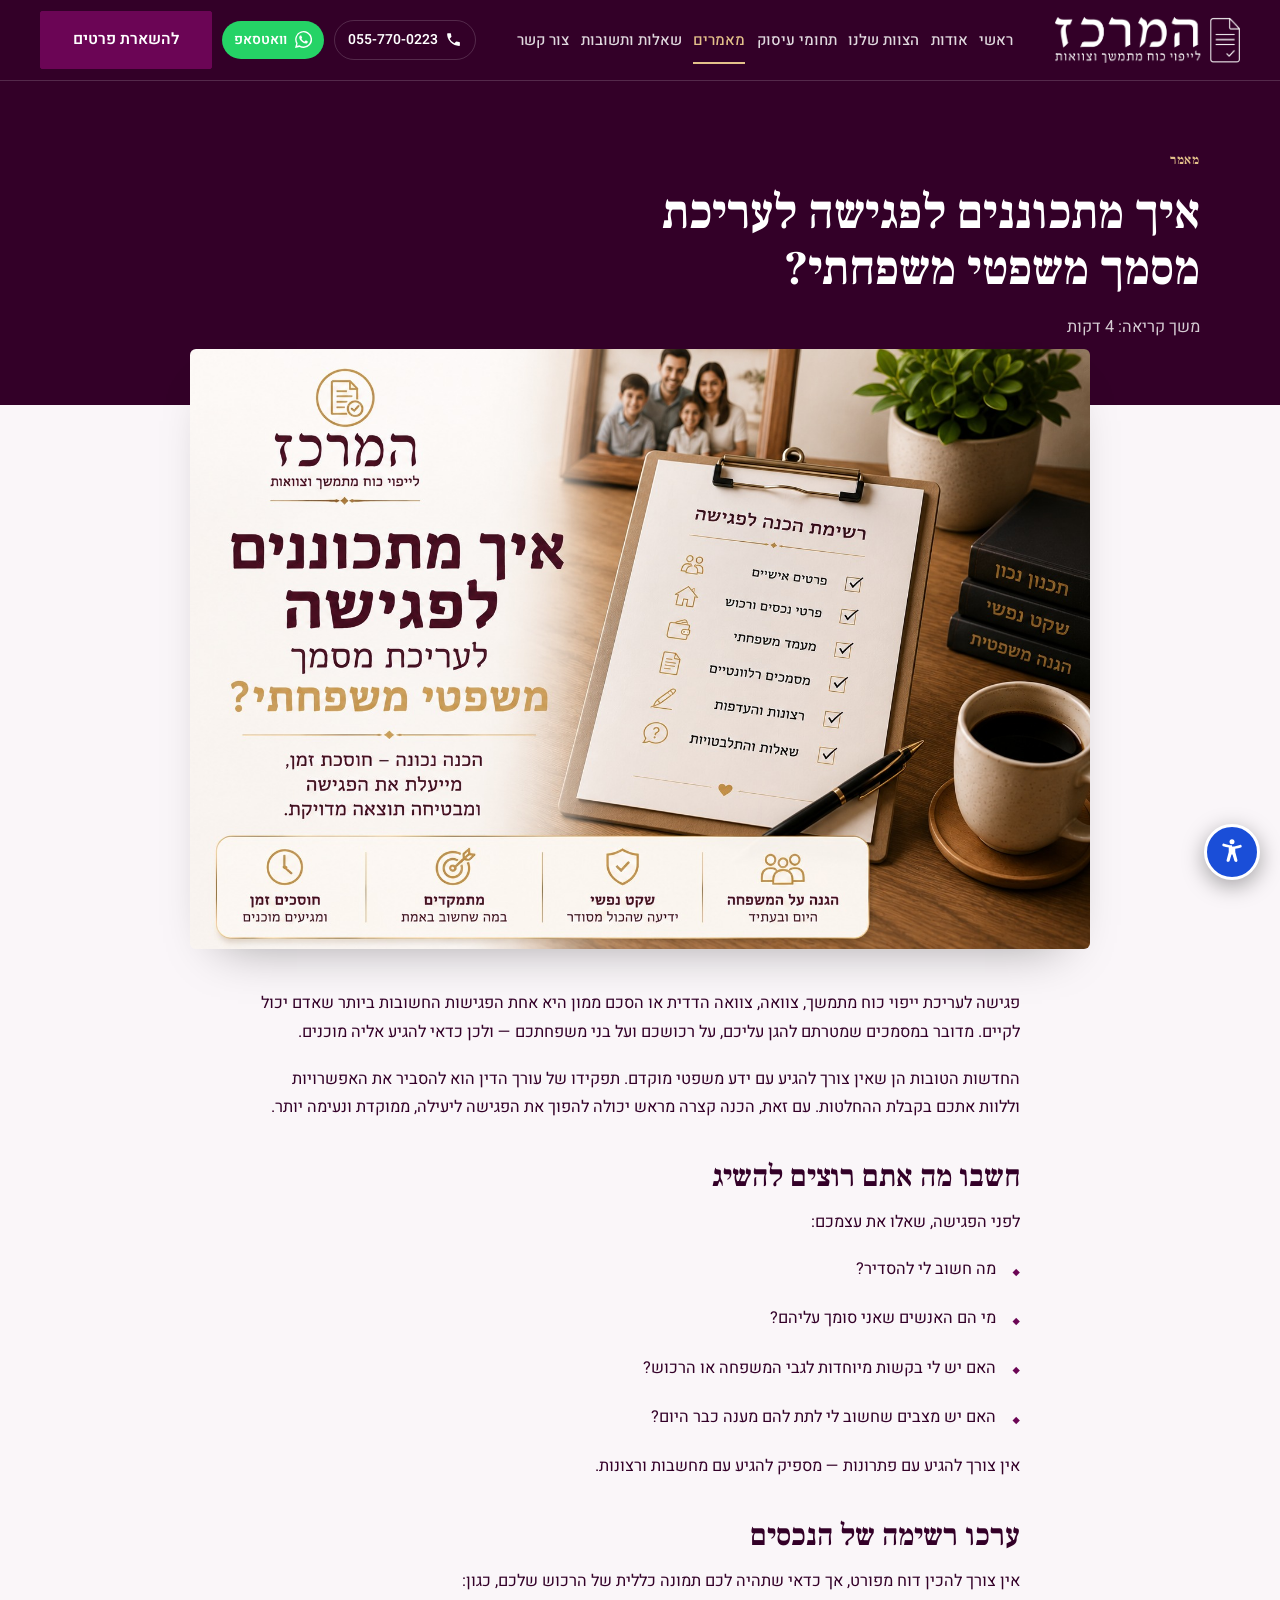
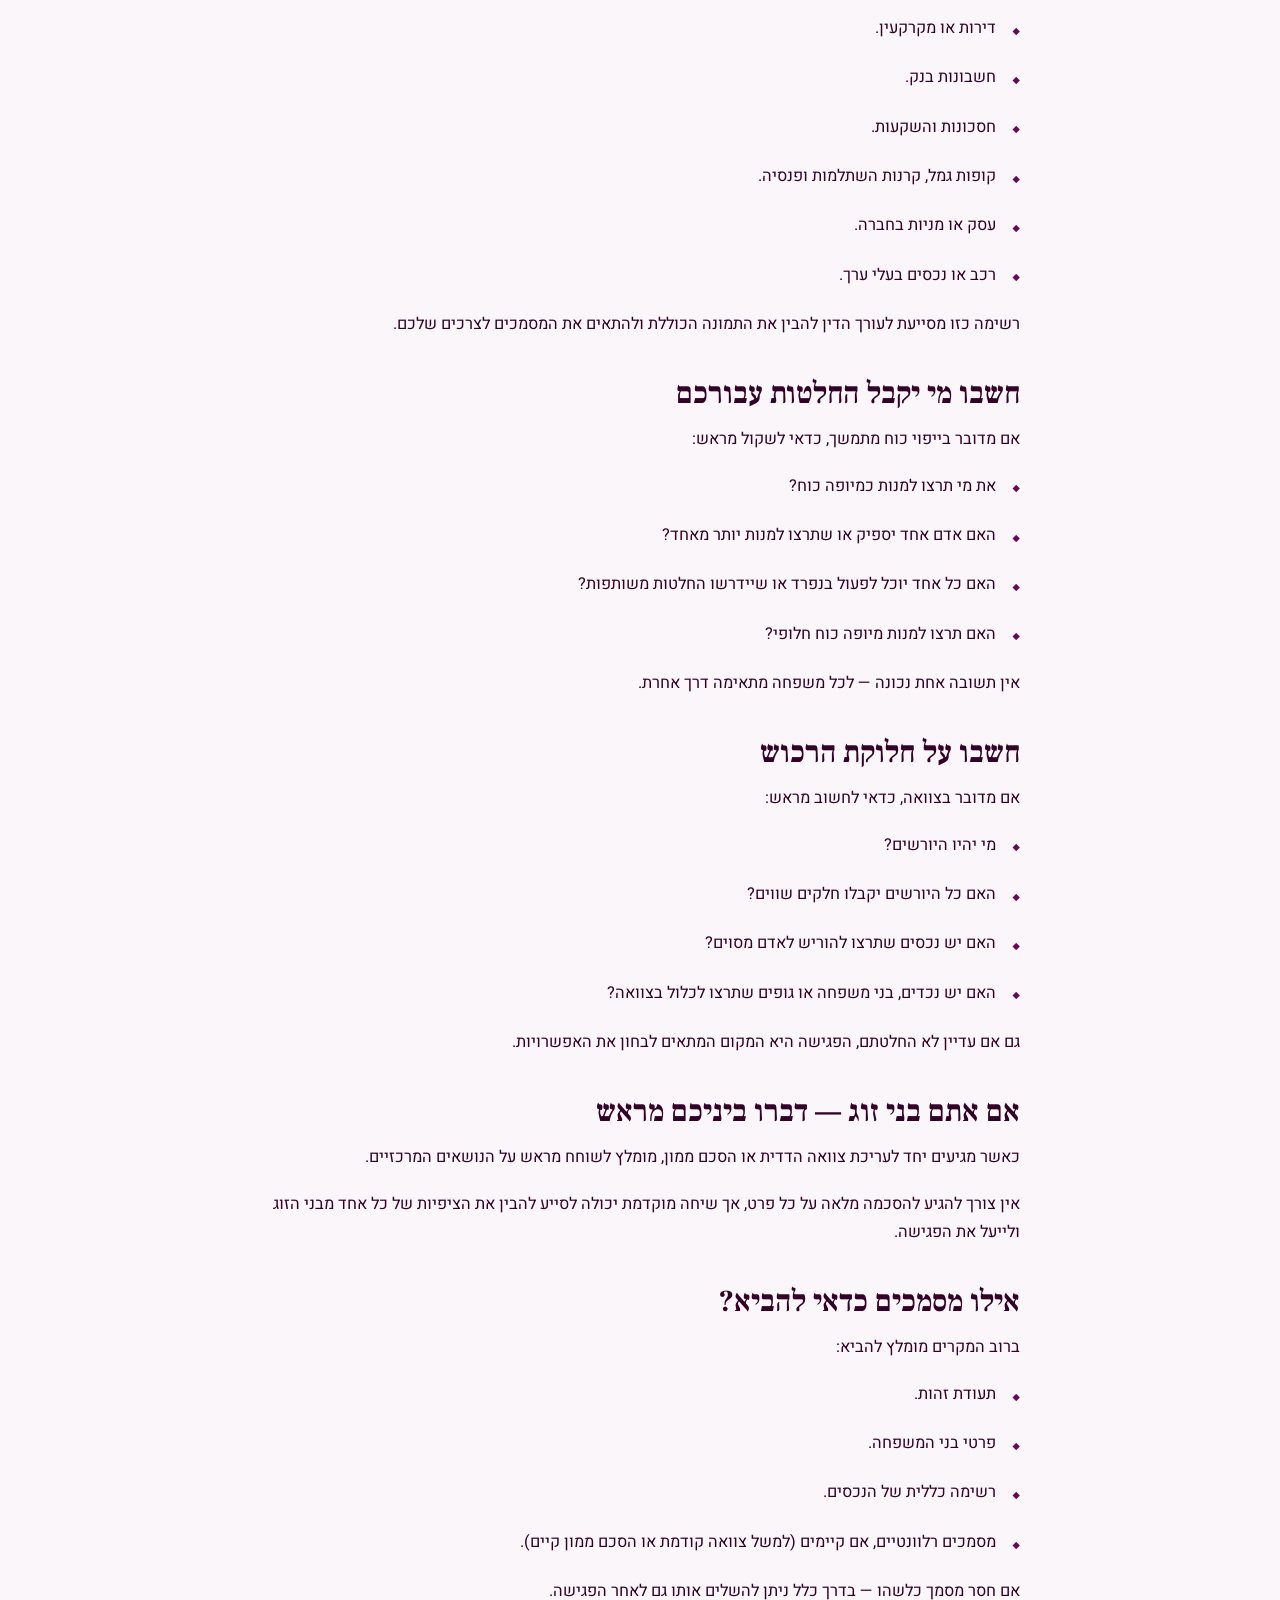
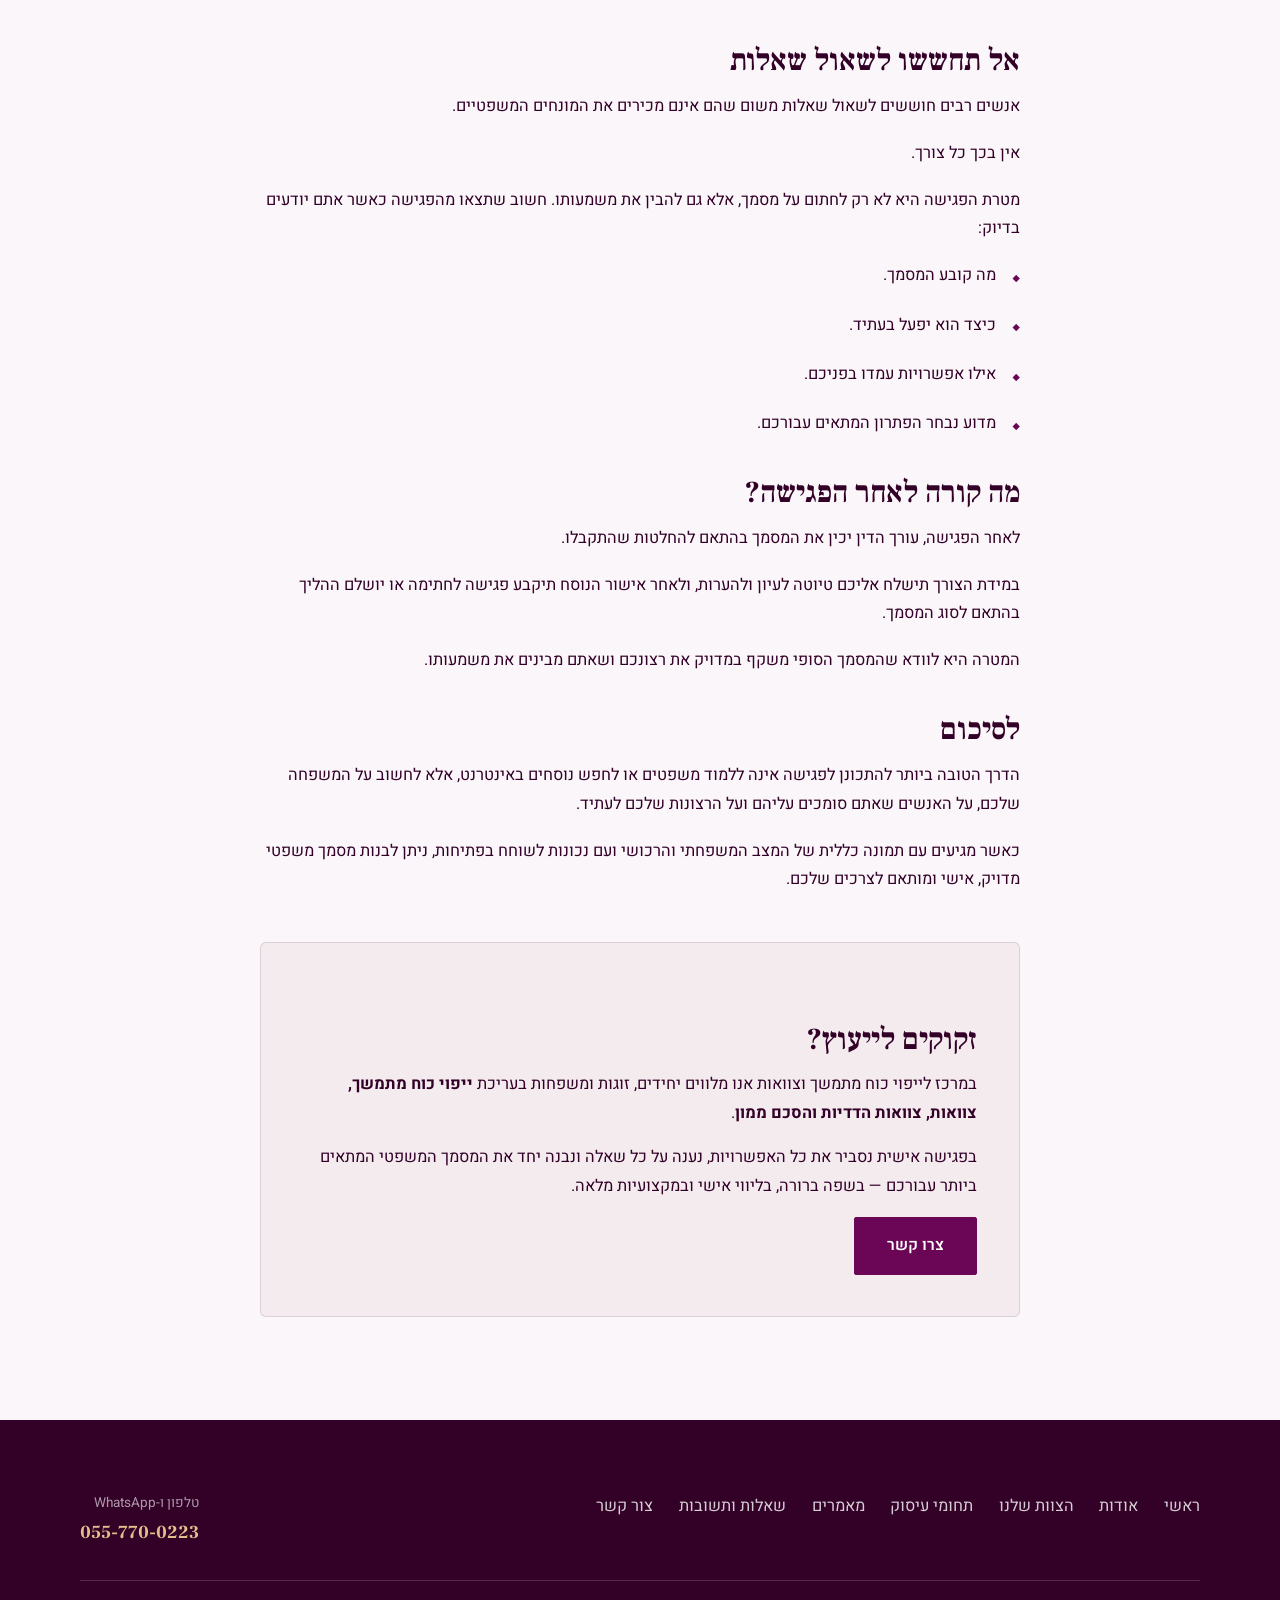
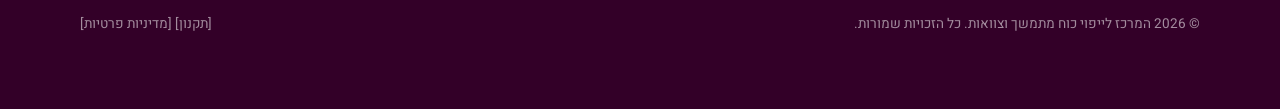
<file: article-6.html>
<!DOCTYPE html>
<html lang="he" dir="rtl">
<head>
  <meta charset="UTF-8" />
  <meta name="viewport" content="width=device-width, initial-scale=1.0" />
  <title>איך מתכוננים לפגישה לעריכת מסמך משפטי משפחתי? | המרכז לייפוי כוח מתמשך וצוואות</title>
  <meta name="description" content="מאמר מאת המרכז לייפוי כוח מתמשך וצוואות: איך מתכוננים לפגישה לעריכת מסמך משפטי משפחתי?" />
  <meta name="theme-color" content="#0A3132" />
  <!-- TODO: canonical/OG url — יעודכן עם הדומיין הסופי (טרם ידוע) -->
  <link rel="canonical" href="./" />
  <meta property="og:type" content="website" />
  <meta property="og:site_name" content="המרכז לייפוי כוח מתמשך וצוואות" />
  <meta property="og:title" content="איך מתכוננים לפגישה לעריכת מסמך משפטי משפחתי? | המרכז לייפוי כוח מתמשך וצוואות" />
  <meta property="og:description" content="מאמר מאת המרכז לייפוי כוח מתמשך וצוואות: איך מתכוננים לפגישה לעריכת מסמך משפטי משפחתי?" />
  <meta property="og:image" content="images/logo-card-2.jpg" />
  <link rel="icon" href="images/logo-card-2.jpg" />
  <link rel="preconnect" href="https://fonts.googleapis.com" />
  <link rel="preconnect" href="https://fonts.gstatic.com" crossorigin />
  <link href="https://fonts.googleapis.com/css2?family=Frank+Ruhl+Libre:wght@500;700;900&family=Heebo:wght@300;400;500;600;700&display=swap" rel="stylesheet" />
  <link rel="stylesheet" href="css/style.css" />

</head>
<body>
  <header class="site-header">
    <div class="wrap nav">
      <a class="nav__logo" href="index.html" aria-label="המרכז לייפוי כוח מתמשך וצוואות — לעמוד הבית">
        <img class="nav__logo-full" src="images/logo-mark.png" alt="" width="185" height="46" />
        <img class="nav__logo-compact" src="images/logo-mark-2.png" alt="" width="188" height="46" />
      </a>
      <nav class="nav__links" aria-label="ניווט ראשי">
        <a href="index.html">ראשי</a>
        <a href="about.html">אודות</a>
        <a href="team.html">הצוות שלנו</a>
        <a href="services.html">תחומי עיסוק</a>
        <a href="articles.html" class="is-active" aria-current="page">מאמרים</a>
        <a href="faq.html">שאלות ותשובות</a>
        <a href="contact.html">צור קשר</a>
      </nav>
      <div class="nav__actions">
        <a class="nav__phone" href="tel:055-770-0223" aria-label="חייגו 055-770-0223">
          <svg viewBox="0 0 24 24" aria-hidden="true"><path d="M6.6 10.8a15.5 15.5 0 0 0 6.6 6.6l2.2-2.2a1 1 0 0 1 1-.24 11.4 11.4 0 0 0 3.6.58 1 1 0 0 1 1 1V20a1 1 0 0 1-1 1A17 17 0 0 1 3 4a1 1 0 0 1 1-1h3.5a1 1 0 0 1 1 1 11.4 11.4 0 0 0 .58 3.6 1 1 0 0 1-.24 1z"/></svg>
          <span>055-770-0223</span>
        </a>
        <a class="nav__wa" href="https://wa.me/972557700223" target="_blank" rel="noopener noreferrer" aria-label="שליחת הודעה בוואטסאפ">
          <svg viewBox="0 0 24 24" aria-hidden="true"><path d="M.06 24l1.7-6.2A11.9 11.9 0 1 1 12 24a11.9 11.9 0 0 1-5.7-1.45L.06 24zM6.6 20.1l.37.22a9.9 9.9 0 1 0-3.4-3.4l.24.38-1 3.66 3.79-.86z"/><path d="M17.5 14.4c-.3-.15-1.76-.87-2.03-.97-.28-.1-.48-.15-.68.15-.2.3-.77.96-.94 1.16-.17.2-.35.22-.65.07-.3-.15-1.25-.46-2.38-1.47-.88-.79-1.48-1.76-1.66-2.06-.17-.3-.02-.46.13-.6.13-.14.3-.35.45-.53.15-.17.2-.3.3-.5.1-.2.05-.37-.03-.52-.07-.15-.67-1.61-.91-2.2-.24-.58-.49-.5-.67-.51h-.57c-.2 0-.52.07-.8.37-.27.3-1.03 1.02-1.03 2.48s1.06 2.87 1.21 3.07c.15.2 2.1 3.2 5.08 4.49.71.3 1.26.49 1.69.62.71.23 1.36.2 1.87.12.57-.09 1.76-.72 2-1.42.25-.69.25-1.28.18-1.41-.08-.13-.28-.2-.58-.35z"/></svg>
          <span>וואטסאפ</span>
        </a>
        <a class="nav__cta btn btn--gold" href="contact.html">להשארת פרטים</a>
      </div>
      <button class="nav__toggle" aria-label="פתיחת תפריט" aria-expanded="false"><span></span><span></span><span></span></button>
    </div>
  </header>
  <main>
    <section class="article-hero">
      <div class="wrap">
        <span class="eyebrow">מאמר</span>
        <h1>איך מתכוננים לפגישה לעריכת מסמך משפטי משפחתי?</h1>
        <p class="article-hero__read">משך קריאה: 4 דקות</p>
      </div>
    </section>
    <div class="wrap">
      <figure class="article-figure"><img src="images/article-6-meeting-prep.jpg" alt="איך מתכוננים לפגישה לעריכת מסמך משפטי משפחתי?" width="900" height="500" /></figure>
    </div>
    <section class="section" style="padding-top:2.5rem">
      <div class="wrap">
        <div class="article-body">
<p>פגישה לעריכת ייפוי כוח מתמשך, צוואה, צוואה הדדית או הסכם ממון היא אחת הפגישות החשובות ביותר שאדם יכול לקיים. מדובר במסמכים שמטרתם להגן עליכם, על רכושכם ועל בני משפחתכם — ולכן כדאי להגיע אליה מוכנים.</p>
<p>החדשות הטובות הן שאין צורך להגיע עם ידע משפטי מוקדם. תפקידו של עורך הדין הוא להסביר את האפשרויות וללוות אתכם בקבלת ההחלטות. עם זאת, הכנה קצרה מראש יכולה להפוך את הפגישה ליעילה, ממוקדת ונעימה יותר.</p>
<h2>חשבו מה אתם רוצים להשיג</h2>
<p>לפני הפגישה, שאלו את עצמכם:</p>
<ul><li>מה חשוב לי להסדיר?</li></ul>
<ul><li>מי הם האנשים שאני סומך עליהם?</li></ul>
<ul><li>האם יש לי בקשות מיוחדות לגבי המשפחה או הרכוש?</li></ul>
<ul><li>האם יש מצבים שחשוב לי לתת להם מענה כבר היום?</li></ul>
<p>אין צורך להגיע עם פתרונות — מספיק להגיע עם מחשבות ורצונות.</p>
<h2>ערכו רשימה של הנכסים</h2>
<p>אין צורך להכין דוח מפורט, אך כדאי שתהיה לכם תמונה כללית של הרכוש שלכם, כגון:</p>
<ul><li>דירות או מקרקעין.</li></ul>
<ul><li>חשבונות בנק.</li></ul>
<ul><li>חסכונות והשקעות.</li></ul>
<ul><li>קופות גמל, קרנות השתלמות ופנסיה.</li></ul>
<ul><li>עסק או מניות בחברה.</li></ul>
<ul><li>רכב או נכסים בעלי ערך.</li></ul>
<p>רשימה כזו מסייעת לעורך הדין להבין את התמונה הכוללת ולהתאים את המסמכים לצרכים שלכם.</p>
<h2>חשבו מי יקבל החלטות עבורכם</h2>
<p>אם מדובר בייפוי כוח מתמשך, כדאי לשקול מראש:</p>
<ul><li>את מי תרצו למנות כמיופה כוח?</li></ul>
<ul><li>האם אדם אחד יספיק או שתרצו למנות יותר מאחד?</li></ul>
<ul><li>האם כל אחד יוכל לפעול בנפרד או שיידרשו החלטות משותפות?</li></ul>
<ul><li>האם תרצו למנות מיופה כוח חלופי?</li></ul>
<p>אין תשובה אחת נכונה — לכל משפחה מתאימה דרך אחרת.</p>
<h2>חשבו על חלוקת הרכוש</h2>
<p>אם מדובר בצוואה, כדאי לחשוב מראש:</p>
<ul><li>מי יהיו היורשים?</li></ul>
<ul><li>האם כל היורשים יקבלו חלקים שווים?</li></ul>
<ul><li>האם יש נכסים שתרצו להוריש לאדם מסוים?</li></ul>
<ul><li>האם יש נכדים, בני משפחה או גופים שתרצו לכלול בצוואה?</li></ul>
<p>גם אם עדיין לא החלטתם, הפגישה היא המקום המתאים לבחון את האפשרויות.</p>
<h2>אם אתם בני זוג — דברו ביניכם מראש</h2>
<p>כאשר מגיעים יחד לעריכת צוואה הדדית או הסכם ממון, מומלץ לשוחח מראש על הנושאים המרכזיים.</p>
<p>אין צורך להגיע להסכמה מלאה על כל פרט, אך שיחה מוקדמת יכולה לסייע להבין את הציפיות של כל אחד מבני הזוג ולייעל את הפגישה.</p>
<h2>אילו מסמכים כדאי להביא?</h2>
<p>ברוב המקרים מומלץ להביא:</p>
<ul><li>תעודת זהות.</li></ul>
<ul><li>פרטי בני המשפחה.</li></ul>
<ul><li>רשימה כללית של הנכסים.</li></ul>
<ul><li>מסמכים רלוונטיים, אם קיימים (למשל צוואה קודמת או הסכם ממון קיים).</li></ul>
<p>אם חסר מסמך כלשהו — בדרך כלל ניתן להשלים אותו גם לאחר הפגישה.</p>
<h2>אל תחששו לשאול שאלות</h2>
<p>אנשים רבים חוששים לשאול שאלות משום שהם אינם מכירים את המונחים המשפטיים.</p>
<p>אין בכך כל צורך.</p>
<p>מטרת הפגישה היא לא רק לחתום על מסמך, אלא גם להבין את משמעותו. חשוב שתצאו מהפגישה כאשר אתם יודעים בדיוק:</p>
<ul><li>מה קובע המסמך.</li></ul>
<ul><li>כיצד הוא יפעל בעתיד.</li></ul>
<ul><li>אילו אפשרויות עמדו בפניכם.</li></ul>
<ul><li>מדוע נבחר הפתרון המתאים עבורכם.</li></ul>
<h2>מה קורה לאחר הפגישה?</h2>
<p>לאחר הפגישה, עורך הדין יכין את המסמך בהתאם להחלטות שהתקבלו.</p>
<p>במידת הצורך תישלח אליכם טיוטה לעיון ולהערות, ולאחר אישור הנוסח תיקבע פגישה לחתימה או יושלם ההליך בהתאם לסוג המסמך.</p>
<p>המטרה היא לוודא שהמסמך הסופי משקף במדויק את רצונכם ושאתם מבינים את משמעותו.</p>
<h2>לסיכום</h2>
<p>הדרך הטובה ביותר להתכונן לפגישה אינה ללמוד משפטים או לחפש נוסחים באינטרנט, אלא לחשוב על המשפחה שלכם, על האנשים שאתם סומכים עליהם ועל הרצונות שלכם לעתיד.</p>
<p>כאשר מגיעים עם תמונה כללית של המצב המשפחתי והרכושי ועם נכונות לשוחח בפתיחות, ניתן לבנות מסמך משפטי מדויק, אישי ומותאם לצרכים שלכם.</p>
<div class="article-consult">
<h2>זקוקים לייעוץ?</h2>
<p>במרכז לייפוי כוח מתמשך וצוואות אנו מלווים יחידים, זוגות ומשפחות בעריכת <strong>ייפוי כוח מתמשך, צוואות, צוואות הדדיות והסכם ממון</strong>.</p>
<p>בפגישה אישית נסביר את כל האפשרויות, נענה על כל שאלה ונבנה יחד את המסמך המשפטי המתאים ביותר עבורכם — בשפה ברורה, בליווי אישי ובמקצועיות מלאה.</p>
<a class="btn btn--gold" href="contact.html">צרו קשר</a>
</div>
        </div>
      </div>
    </section>
  </main>
  <footer class="site-footer">
    <div class="wrap">
      <div class="footer__top">
        <nav class="footer__nav" aria-label="ניווט תחתון">
          <a href="index.html">ראשי</a>
          <a href="about.html">אודות</a>
          <a href="team.html">הצוות שלנו</a>
          <a href="services.html">תחומי עיסוק</a>
          <a href="articles.html">מאמרים</a>
          <a href="faq.html">שאלות ותשובות</a>
          <a href="contact.html">צור קשר</a>
        </nav>
        <div>
          <div class="contact-info__label" style="color:rgba(255,255,255,.6)">טלפון ו-WhatsApp</div>
          <a class="footer__phone" href="tel:055-770-0223">055-770-0223</a>
        </div>
      </div>
      <div class="footer__rule"></div>
      <div class="footer__bottom">
        <p>© 2026 המרכז לייפוי כוח מתמשך וצוואות. כל הזכויות שמורות.</p>
        <p class="footer__legal">[<a href="#">תקנון</a>] [<a href="#">מדיניות פרטיות</a>]</p>
      </div>
    </div>
  </footer>
  <script src="js/main.js"></script>
  <script src="accessibility.js" defer></script>
</body>
</html>
</file>
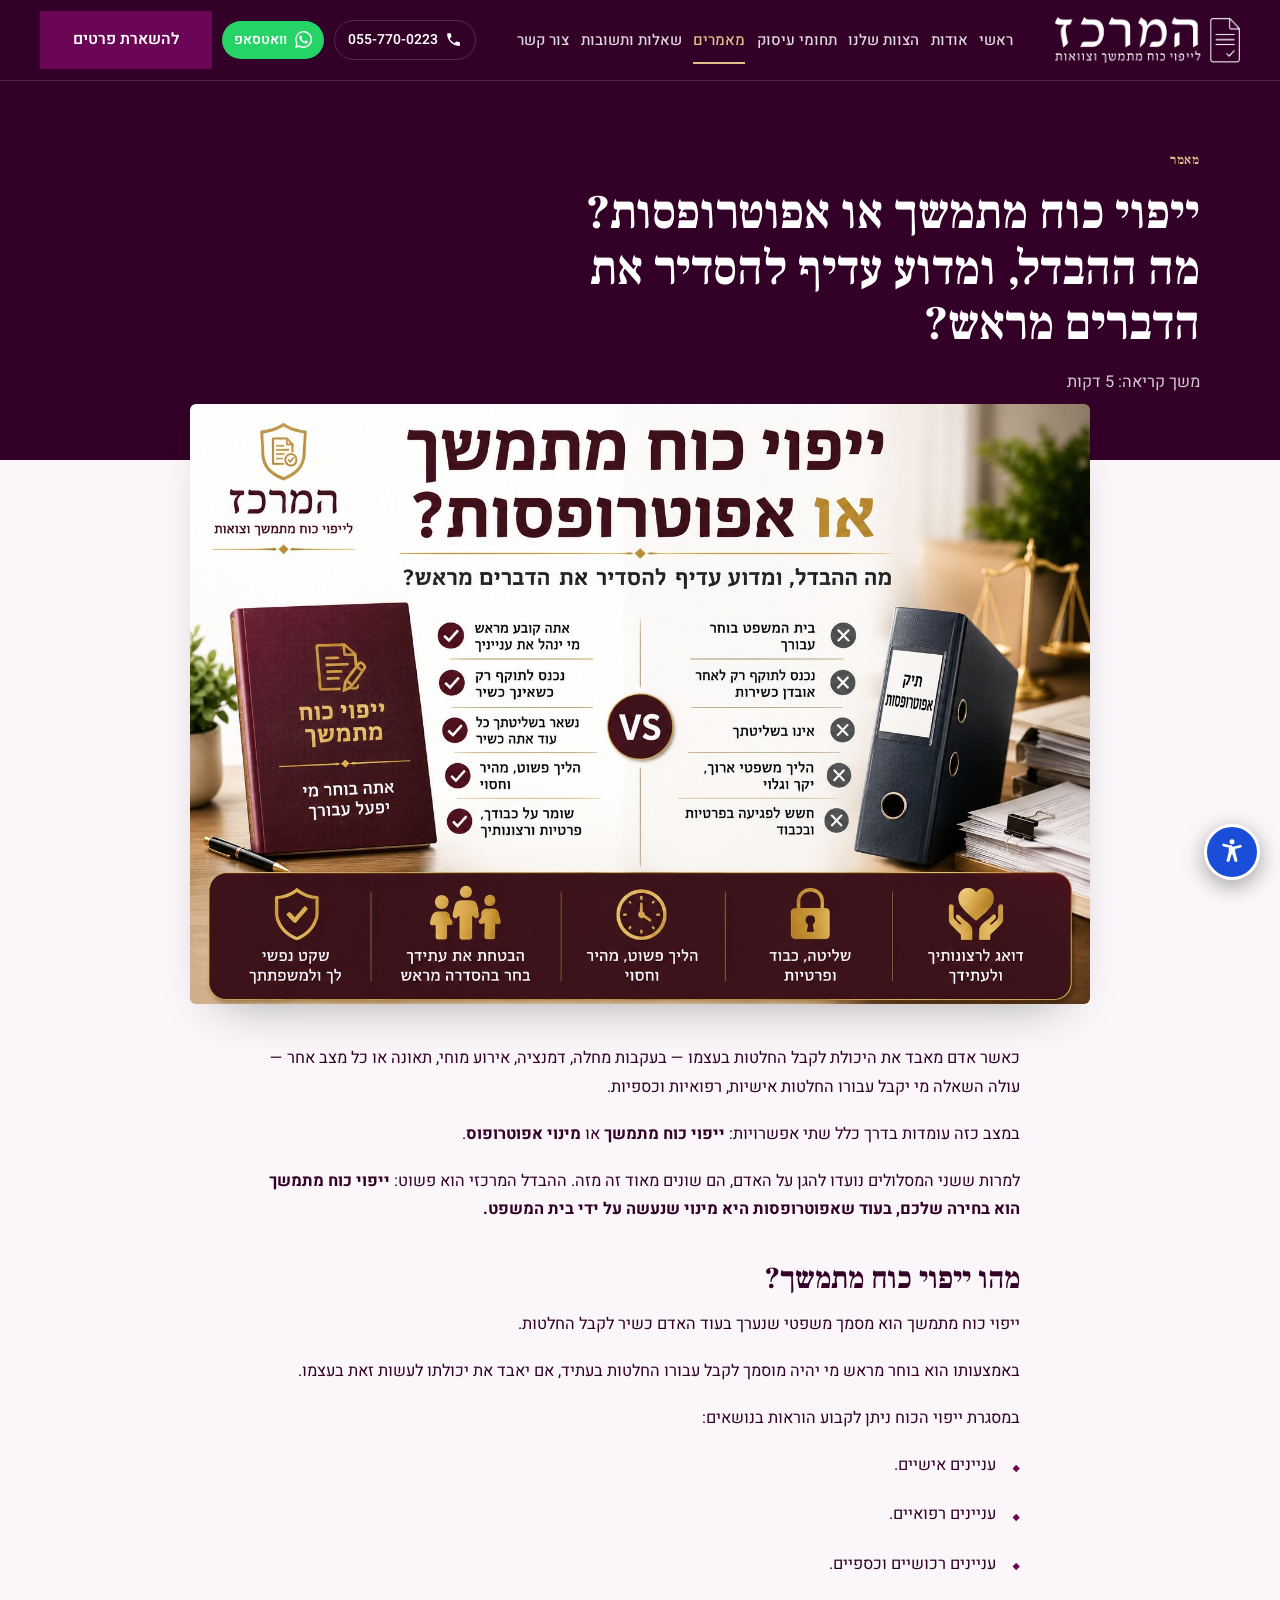
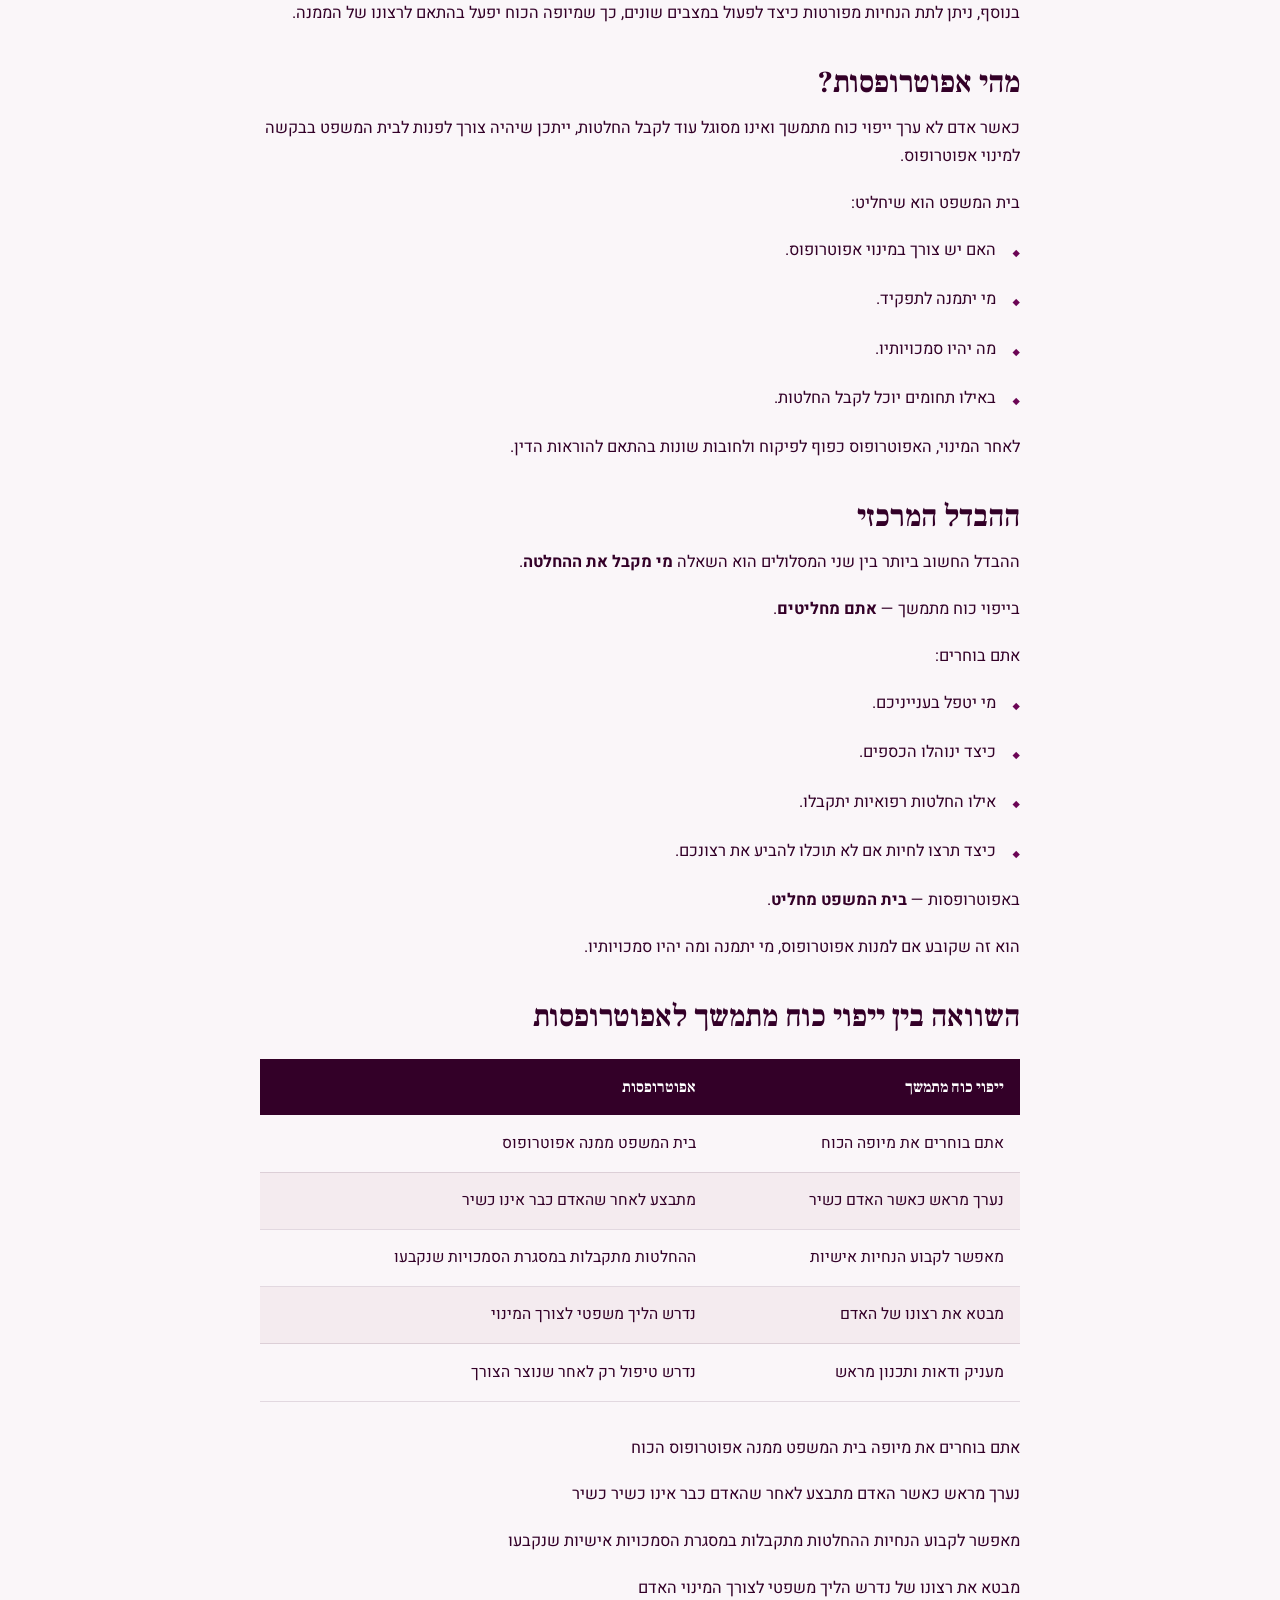
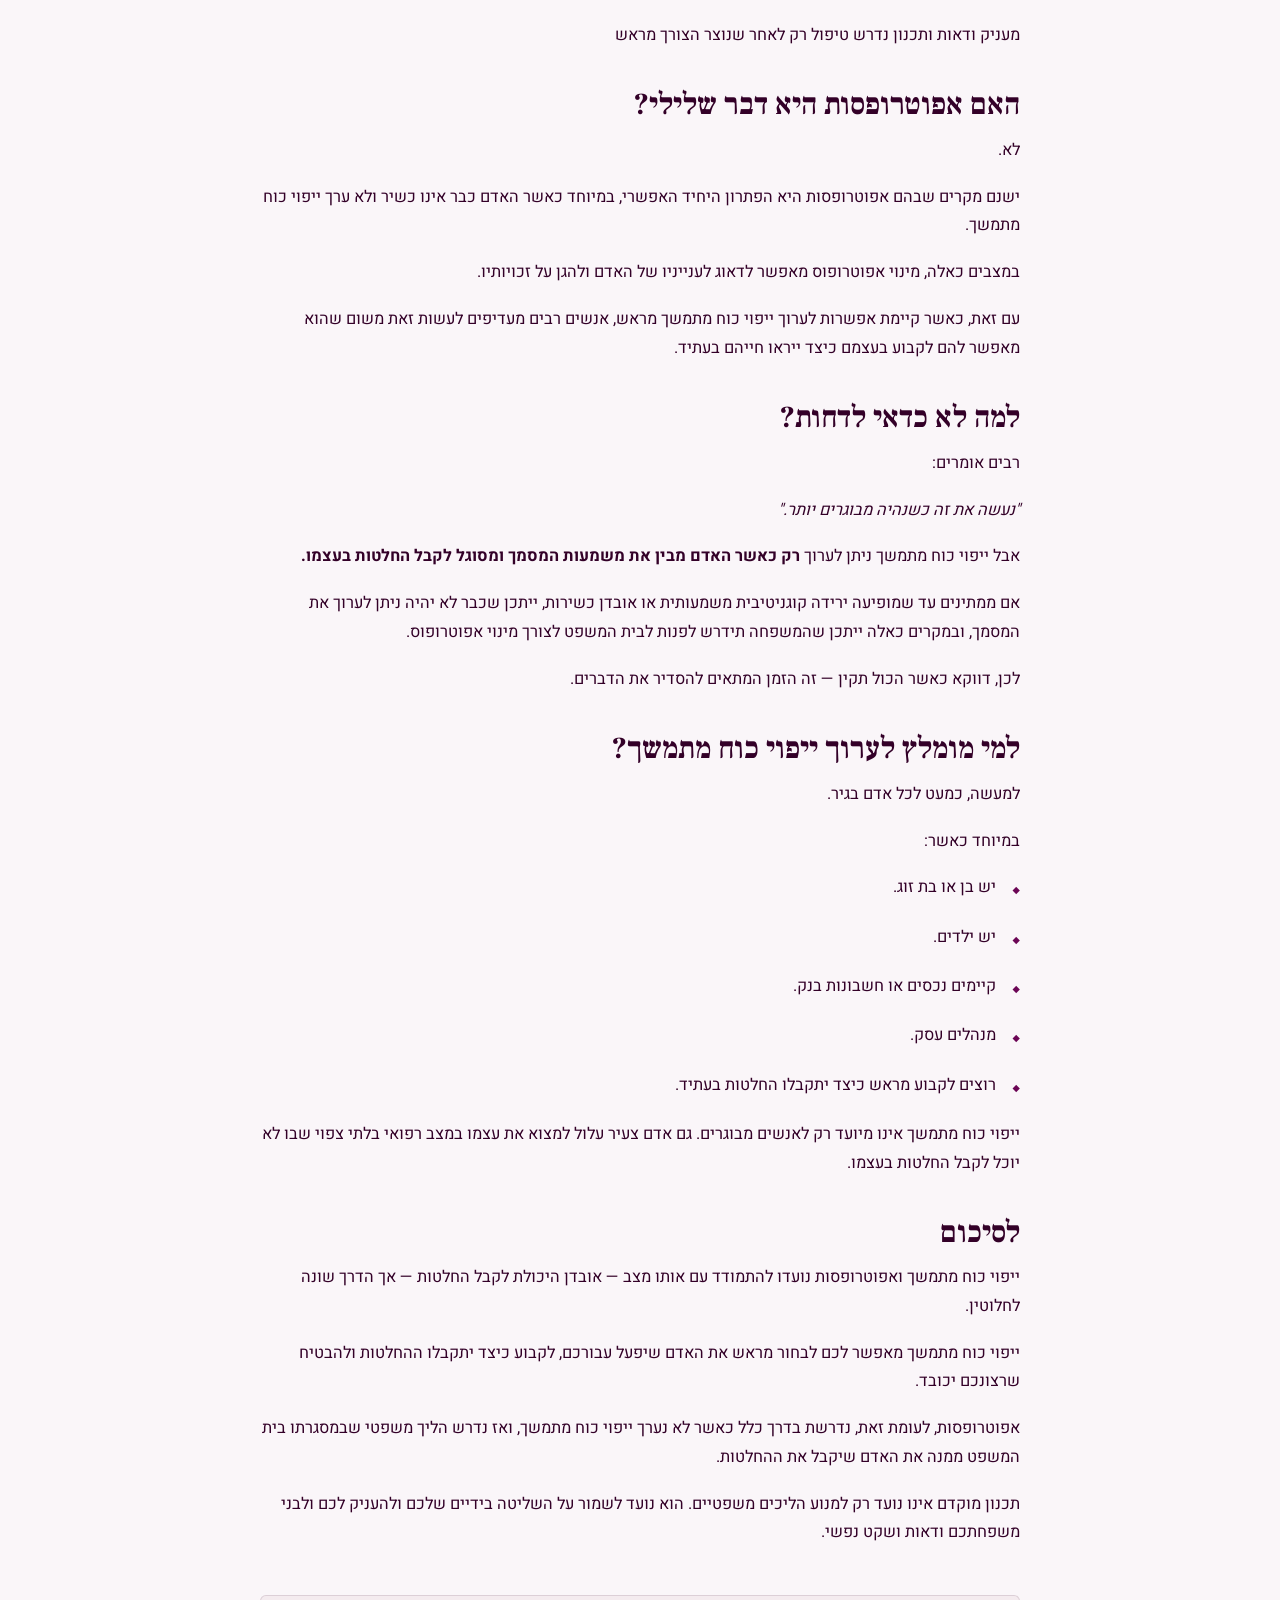
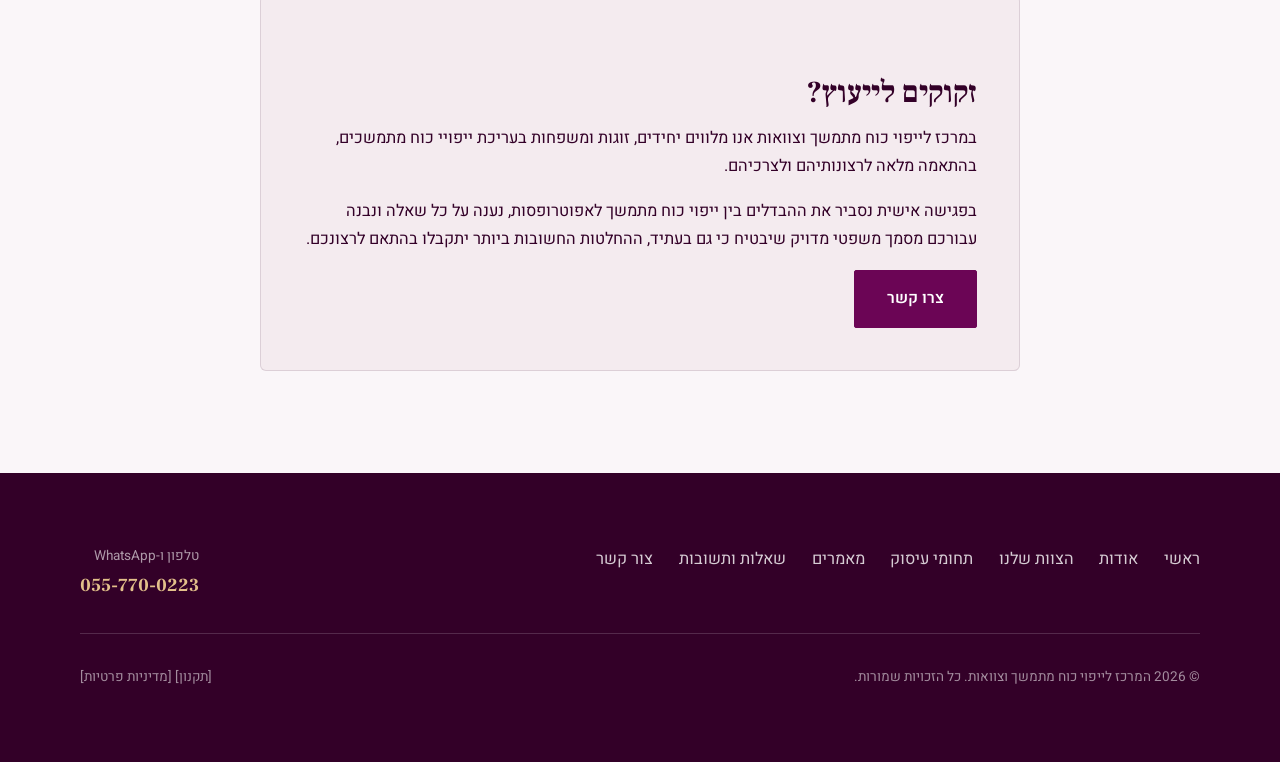
<file: article-7.html>
<!DOCTYPE html>
<html lang="he" dir="rtl">
<head>
  <meta charset="UTF-8" />
  <meta name="viewport" content="width=device-width, initial-scale=1.0" />
  <title>ייפוי כוח מתמשך או אפוטרופסות? מה ההבדל, ומדוע עדיף להסדיר את הדברים מראש? | המרכז לייפוי כוח מתמשך וצוואות</title>
  <meta name="description" content="מאמר מאת המרכז לייפוי כוח מתמשך וצוואות: ייפוי כוח מתמשך או אפוטרופסות? מה ההבדל, ומדוע עדיף להסדיר את הדברים מראש?" />
  <meta name="theme-color" content="#0A3132" />
  <!-- TODO: canonical/OG url — יעודכן עם הדומיין הסופי (טרם ידוע) -->
  <link rel="canonical" href="./" />
  <meta property="og:type" content="website" />
  <meta property="og:site_name" content="המרכז לייפוי כוח מתמשך וצוואות" />
  <meta property="og:title" content="ייפוי כוח מתמשך או אפוטרופסות? מה ההבדל, ומדוע עדיף להסדיר את הדברים מראש? | המרכז לייפוי כוח מתמשך וצוואות" />
  <meta property="og:description" content="מאמר מאת המרכז לייפוי כוח מתמשך וצוואות: ייפוי כוח מתמשך או אפוטרופסות? מה ההבדל, ומדוע עדיף להסדיר את הדברים מראש?" />
  <meta property="og:image" content="images/logo-card-2.jpg" />
  <link rel="icon" href="images/logo-card-2.jpg" />
  <link rel="preconnect" href="https://fonts.googleapis.com" />
  <link rel="preconnect" href="https://fonts.gstatic.com" crossorigin />
  <link href="https://fonts.googleapis.com/css2?family=Frank+Ruhl+Libre:wght@500;700;900&family=Heebo:wght@300;400;500;600;700&display=swap" rel="stylesheet" />
  <link rel="stylesheet" href="css/style.css" />

</head>
<body>
  <header class="site-header">
    <div class="wrap nav">
      <a class="nav__logo" href="index.html" aria-label="המרכז לייפוי כוח מתמשך וצוואות — לעמוד הבית">
        <img class="nav__logo-full" src="images/logo-mark.png" alt="" width="185" height="46" />
        <img class="nav__logo-compact" src="images/logo-mark-2.png" alt="" width="188" height="46" />
      </a>
      <nav class="nav__links" aria-label="ניווט ראשי">
        <a href="index.html">ראשי</a>
        <a href="about.html">אודות</a>
        <a href="team.html">הצוות שלנו</a>
        <a href="services.html">תחומי עיסוק</a>
        <a href="articles.html" class="is-active" aria-current="page">מאמרים</a>
        <a href="faq.html">שאלות ותשובות</a>
        <a href="contact.html">צור קשר</a>
      </nav>
      <div class="nav__actions">
        <a class="nav__phone" href="tel:055-770-0223" aria-label="חייגו 055-770-0223">
          <svg viewBox="0 0 24 24" aria-hidden="true"><path d="M6.6 10.8a15.5 15.5 0 0 0 6.6 6.6l2.2-2.2a1 1 0 0 1 1-.24 11.4 11.4 0 0 0 3.6.58 1 1 0 0 1 1 1V20a1 1 0 0 1-1 1A17 17 0 0 1 3 4a1 1 0 0 1 1-1h3.5a1 1 0 0 1 1 1 11.4 11.4 0 0 0 .58 3.6 1 1 0 0 1-.24 1z"/></svg>
          <span>055-770-0223</span>
        </a>
        <a class="nav__wa" href="https://wa.me/972557700223" target="_blank" rel="noopener noreferrer" aria-label="שליחת הודעה בוואטסאפ">
          <svg viewBox="0 0 24 24" aria-hidden="true"><path d="M.06 24l1.7-6.2A11.9 11.9 0 1 1 12 24a11.9 11.9 0 0 1-5.7-1.45L.06 24zM6.6 20.1l.37.22a9.9 9.9 0 1 0-3.4-3.4l.24.38-1 3.66 3.79-.86z"/><path d="M17.5 14.4c-.3-.15-1.76-.87-2.03-.97-.28-.1-.48-.15-.68.15-.2.3-.77.96-.94 1.16-.17.2-.35.22-.65.07-.3-.15-1.25-.46-2.38-1.47-.88-.79-1.48-1.76-1.66-2.06-.17-.3-.02-.46.13-.6.13-.14.3-.35.45-.53.15-.17.2-.3.3-.5.1-.2.05-.37-.03-.52-.07-.15-.67-1.61-.91-2.2-.24-.58-.49-.5-.67-.51h-.57c-.2 0-.52.07-.8.37-.27.3-1.03 1.02-1.03 2.48s1.06 2.87 1.21 3.07c.15.2 2.1 3.2 5.08 4.49.71.3 1.26.49 1.69.62.71.23 1.36.2 1.87.12.57-.09 1.76-.72 2-1.42.25-.69.25-1.28.18-1.41-.08-.13-.28-.2-.58-.35z"/></svg>
          <span>וואטסאפ</span>
        </a>
        <a class="nav__cta btn btn--gold" href="contact.html">להשארת פרטים</a>
      </div>
      <button class="nav__toggle" aria-label="פתיחת תפריט" aria-expanded="false"><span></span><span></span><span></span></button>
    </div>
  </header>
  <main>
    <section class="article-hero">
      <div class="wrap">
        <span class="eyebrow">מאמר</span>
        <h1>ייפוי כוח מתמשך או אפוטרופסות? מה ההבדל, ומדוע עדיף להסדיר את הדברים מראש?</h1>
        <p class="article-hero__read">משך קריאה: 5 דקות</p>
      </div>
    </section>
    <div class="wrap">
      <figure class="article-figure"><img src="images/article-7-guardianship.jpg" alt="ייפוי כוח מתמשך או אפוטרופסות? מה ההבדל, ומדוע עדיף להסדיר את הדברים מראש?" width="900" height="500" /></figure>
    </div>
    <section class="section" style="padding-top:2.5rem">
      <div class="wrap">
        <div class="article-body">
<p>כאשר אדם מאבד את היכולת לקבל החלטות בעצמו — בעקבות מחלה, דמנציה, אירוע מוחי, תאונה או כל מצב אחר — עולה השאלה מי יקבל עבורו החלטות אישיות, רפואיות וכספיות.</p>
<p>במצב כזה עומדות בדרך כלל שתי אפשרויות: <strong>ייפוי כוח מתמשך</strong> או <strong>מינוי אפוטרופוס</strong>.</p>
<p>למרות ששני המסלולים נועדו להגן על האדם, הם שונים מאוד זה מזה. ההבדל המרכזי הוא פשוט: <strong>ייפוי כוח מתמשך הוא בחירה שלכם, בעוד שאפוטרופסות היא מינוי שנעשה על ידי בית המשפט.</strong></p>
<h2>מהו ייפוי כוח מתמשך?</h2>
<p>ייפוי כוח מתמשך הוא מסמך משפטי שנערך בעוד האדם כשיר לקבל החלטות.</p>
<p>באמצעותו הוא בוחר מראש מי יהיה מוסמך לקבל עבורו החלטות בעתיד, אם יאבד את יכולתו לעשות זאת בעצמו.</p>
<p>במסגרת ייפוי הכוח ניתן לקבוע הוראות בנושאים:</p>
<ul><li>עניינים אישיים.</li></ul>
<ul><li>עניינים רפואיים.</li></ul>
<ul><li>עניינים רכושיים וכספיים.</li></ul>
<p>בנוסף, ניתן לתת הנחיות מפורטות כיצד לפעול במצבים שונים, כך שמיופה הכוח יפעל בהתאם לרצונו של הממנה.</p>
<h2>מהי אפוטרופסות?</h2>
<p>כאשר אדם לא ערך ייפוי כוח מתמשך ואינו מסוגל עוד לקבל החלטות, ייתכן שיהיה צורך לפנות לבית המשפט בבקשה למינוי אפוטרופוס.</p>
<p>בית המשפט הוא שיחליט:</p>
<ul><li>האם יש צורך במינוי אפוטרופוס.</li></ul>
<ul><li>מי יתמנה לתפקיד.</li></ul>
<ul><li>מה יהיו סמכויותיו.</li></ul>
<ul><li>באילו תחומים יוכל לקבל החלטות.</li></ul>
<p>לאחר המינוי, האפוטרופוס כפוף לפיקוח ולחובות שונות בהתאם להוראות הדין.</p>
<h2>ההבדל המרכזי</h2>
<p>ההבדל החשוב ביותר בין שני המסלולים הוא השאלה <strong>מי מקבל את ההחלטה</strong>.</p>
<p>בייפוי כוח מתמשך — <strong>אתם מחליטים</strong>.</p>
<p>אתם בוחרים:</p>
<ul><li>מי יטפל בענייניכם.</li></ul>
<ul><li>כיצד ינוהלו הכספים.</li></ul>
<ul><li>אילו החלטות רפואיות יתקבלו.</li></ul>
<ul><li>כיצד תרצו לחיות אם לא תוכלו להביע את רצונכם.</li></ul>
<p>באפוטרופסות — <strong>בית המשפט מחליט</strong>.</p>
<p>הוא זה שקובע אם למנות אפוטרופוס, מי יתמנה ומה יהיו סמכויותיו.</p>
<h2>השוואה בין ייפוי כוח מתמשך לאפוטרופסות</h2>
<table class="compare-table"><thead><tr><th>ייפוי כוח מתמשך</th><th>אפוטרופסות</th></tr></thead><tbody><tr><td>אתם בוחרים את מיופה הכוח</td><td>בית המשפט ממנה אפוטרופוס</td></tr><tr><td>נערך מראש כאשר האדם כשיר</td><td>מתבצע לאחר שהאדם כבר אינו כשיר</td></tr><tr><td>מאפשר לקבוע הנחיות אישיות</td><td>ההחלטות מתקבלות במסגרת הסמכויות שנקבעו</td></tr><tr><td>מבטא את רצונו של האדם</td><td>נדרש הליך משפטי לצורך המינוי</td></tr><tr><td>מעניק ודאות ותכנון מראש</td><td>נדרש טיפול רק לאחר שנוצר הצורך</td></tr></tbody></table>
<p>אתם בוחרים את מיופה בית המשפט ממנה אפוטרופוס הכוח</p>
<p>נערך מראש כאשר האדם מתבצע לאחר שהאדם כבר אינו כשיר כשיר</p>
<p>מאפשר לקבוע הנחיות ההחלטות מתקבלות במסגרת הסמכויות אישיות שנקבעו</p>
<p>מבטא את רצונו של נדרש הליך משפטי לצורך המינוי האדם</p>
<p>מעניק ודאות ותכנון נדרש טיפול רק לאחר שנוצר הצורך מראש</p>
<h2>האם אפוטרופסות היא דבר שלילי?</h2>
<p>לא.</p>
<p>ישנם מקרים שבהם אפוטרופסות היא הפתרון היחיד האפשרי, במיוחד כאשר האדם כבר אינו כשיר ולא ערך ייפוי כוח מתמשך.</p>
<p>במצבים כאלה, מינוי אפוטרופוס מאפשר לדאוג לענייניו של האדם ולהגן על זכויותיו.</p>
<p>עם זאת, כאשר קיימת אפשרות לערוך ייפוי כוח מתמשך מראש, אנשים רבים מעדיפים לעשות זאת משום שהוא מאפשר להם לקבוע בעצמם כיצד ייראו חייהם בעתיד.</p>
<h2>למה לא כדאי לדחות?</h2>
<p>רבים אומרים:</p>
<p><em>"נעשה את זה כשנהיה מבוגרים יותר."</em></p>
<p>אבל ייפוי כוח מתמשך ניתן לערוך <strong>רק כאשר האדם מבין את משמעות המסמך ומסוגל לקבל החלטות בעצמו</strong><strong>.</strong></p>
<p>אם ממתינים עד שמופיעה ירידה קוגניטיבית משמעותית או אובדן כשירות, ייתכן שכבר לא יהיה ניתן לערוך את המסמך, ובמקרים כאלה ייתכן שהמשפחה תידרש לפנות לבית המשפט לצורך מינוי אפוטרופוס.</p>
<p>לכן, דווקא כאשר הכול תקין — זה הזמן המתאים להסדיר את הדברים.</p>
<h2>למי מומלץ לערוך ייפוי כוח מתמשך?</h2>
<p>למעשה, כמעט לכל אדם בגיר.</p>
<p>במיוחד כאשר:</p>
<ul><li>יש בן או בת זוג.</li></ul>
<ul><li>יש ילדים.</li></ul>
<ul><li>קיימים נכסים או חשבונות בנק.</li></ul>
<ul><li>מנהלים עסק.</li></ul>
<ul><li>רוצים לקבוע מראש כיצד יתקבלו החלטות בעתיד.</li></ul>
<p>ייפוי כוח מתמשך אינו מיועד רק לאנשים מבוגרים. גם אדם צעיר עלול למצוא את עצמו במצב רפואי בלתי צפוי שבו לא יוכל לקבל החלטות בעצמו.</p>
<h2>לסיכום</h2>
<p>ייפוי כוח מתמשך ואפוטרופסות נועדו להתמודד עם אותו מצב — אובדן היכולת לקבל החלטות — אך הדרך שונה לחלוטין.</p>
<p>ייפוי כוח מתמשך מאפשר לכם לבחור מראש את האדם שיפעל עבורכם, לקבוע כיצד יתקבלו ההחלטות ולהבטיח שרצונכם יכובד.</p>
<p>אפוטרופסות, לעומת זאת, נדרשת בדרך כלל כאשר לא נערך ייפוי כוח מתמשך, ואז נדרש הליך משפטי שבמסגרתו בית המשפט ממנה את האדם שיקבל את ההחלטות.</p>
<p>תכנון מוקדם אינו נועד רק למנוע הליכים משפטיים. הוא נועד לשמור על השליטה בידיים שלכם ולהעניק לכם ולבני משפחתכם ודאות ושקט נפשי.</p>
<div class="article-consult">
<h2>זקוקים לייעוץ?</h2>
<p>במרכז לייפוי כוח מתמשך וצוואות אנו מלווים יחידים, זוגות ומשפחות בעריכת ייפויי כוח מתמשכים, בהתאמה מלאה לרצונותיהם ולצרכיהם.</p>
<p>בפגישה אישית נסביר את ההבדלים בין ייפוי כוח מתמשך לאפוטרופסות, נענה על כל שאלה ונבנה עבורכם מסמך משפטי מדויק שיבטיח כי גם בעתיד, ההחלטות החשובות ביותר יתקבלו בהתאם לרצונכם.</p>
<a class="btn btn--gold" href="contact.html">צרו קשר</a>
</div>
        </div>
      </div>
    </section>
  </main>
  <footer class="site-footer">
    <div class="wrap">
      <div class="footer__top">
        <nav class="footer__nav" aria-label="ניווט תחתון">
          <a href="index.html">ראשי</a>
          <a href="about.html">אודות</a>
          <a href="team.html">הצוות שלנו</a>
          <a href="services.html">תחומי עיסוק</a>
          <a href="articles.html">מאמרים</a>
          <a href="faq.html">שאלות ותשובות</a>
          <a href="contact.html">צור קשר</a>
        </nav>
        <div>
          <div class="contact-info__label" style="color:rgba(255,255,255,.6)">טלפון ו-WhatsApp</div>
          <a class="footer__phone" href="tel:055-770-0223">055-770-0223</a>
        </div>
      </div>
      <div class="footer__rule"></div>
      <div class="footer__bottom">
        <p>© 2026 המרכז לייפוי כוח מתמשך וצוואות. כל הזכויות שמורות.</p>
        <p class="footer__legal">[<a href="#">תקנון</a>] [<a href="#">מדיניות פרטיות</a>]</p>
      </div>
    </div>
  </footer>
  <script src="js/main.js"></script>
  <script src="accessibility.js" defer></script>
</body>
</html>
</file>
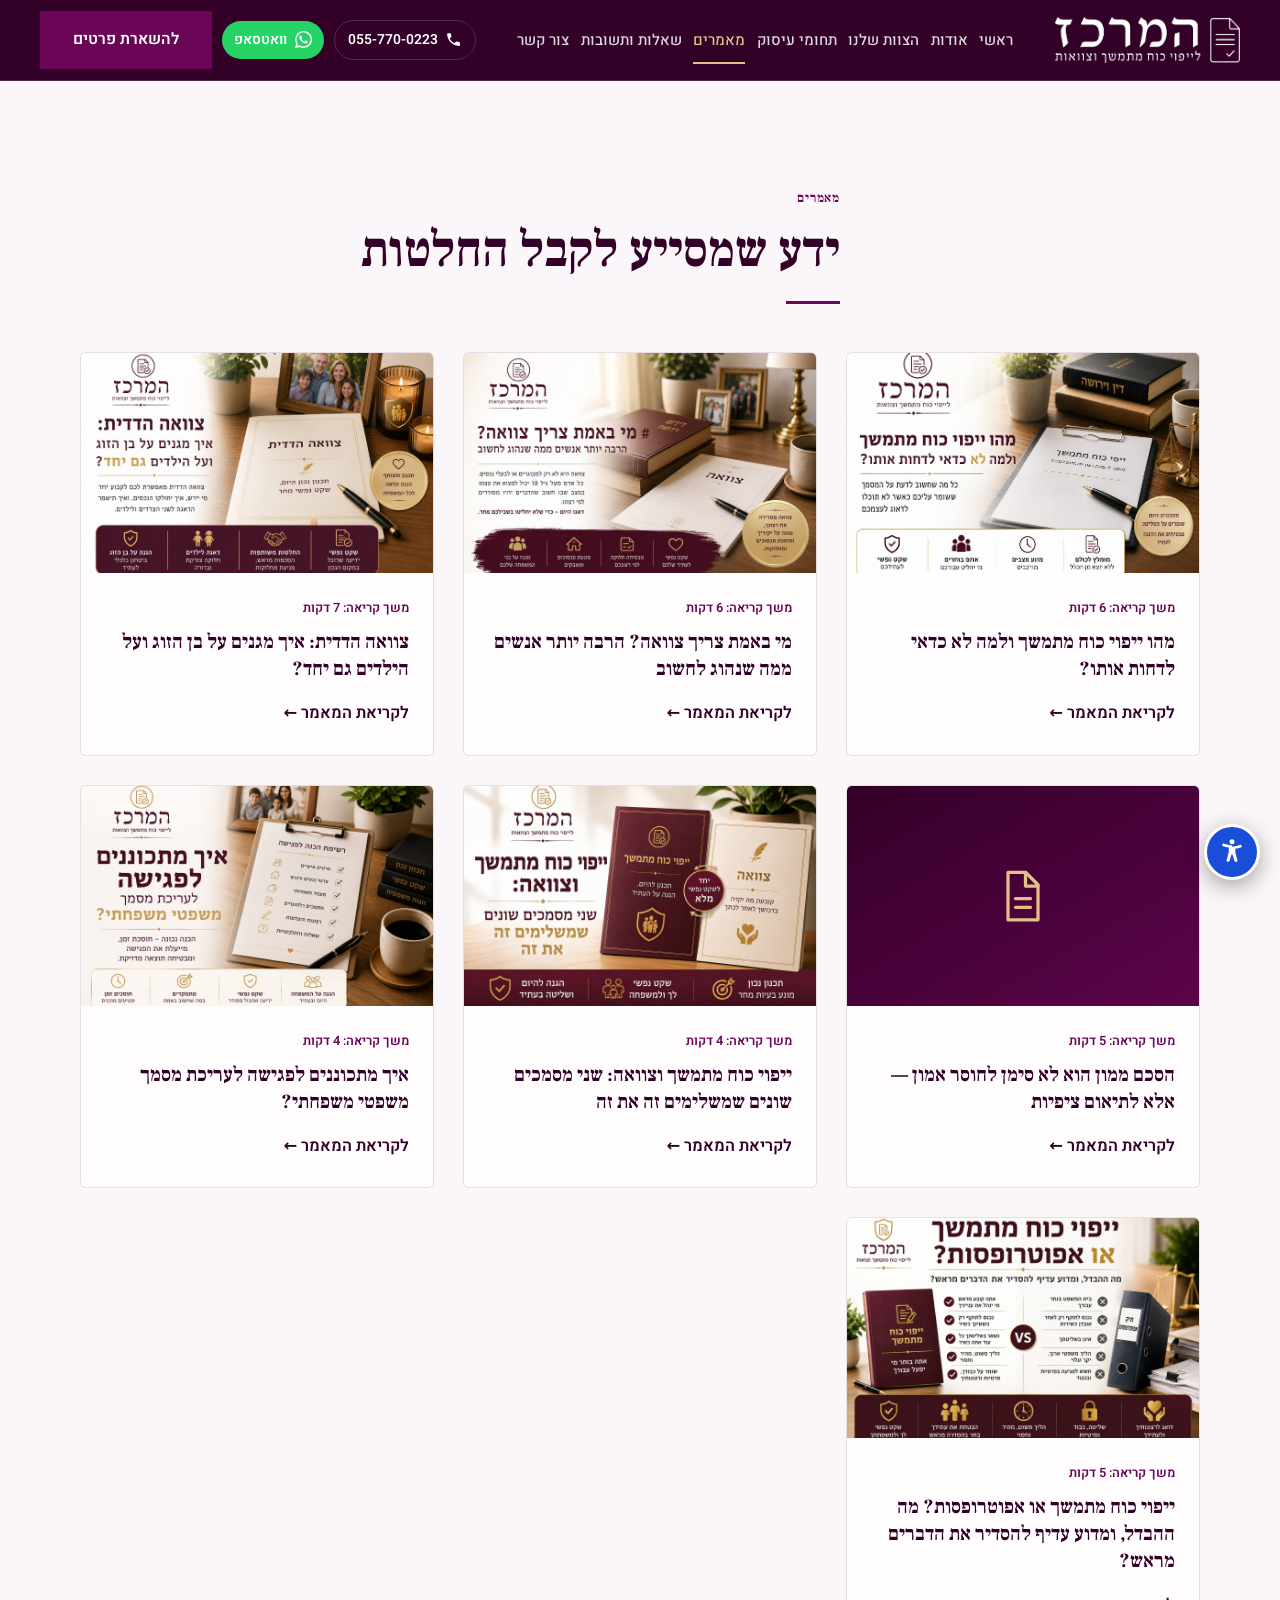
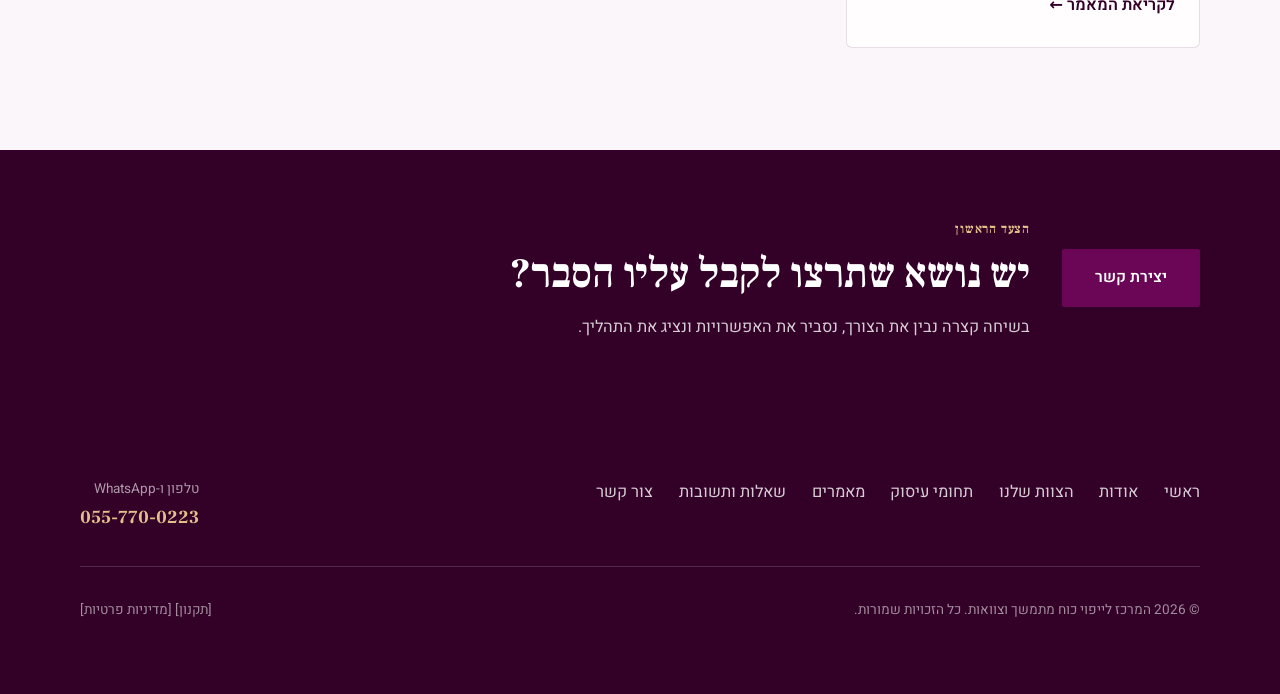
<file: articles.html>
<!DOCTYPE html>
<html lang="he" dir="rtl">
<head>
  <meta charset="UTF-8" />
  <meta name="viewport" content="width=device-width, initial-scale=1.0" />
  <title>מאמרים | המרכז לייפוי כוח מתמשך וצוואות</title>
  <meta name="description" content="מאמרים בנושא ייפוי כוח מתמשך, צוואה, צוואה הדדית והסכם ממון — הסברים ברורים בגובה העיניים, מאת המרכז לייפוי כוח מתמשך וצוואות." />
  <meta name="theme-color" content="#0A3132" />
  <!-- TODO: canonical/OG url — יעודכן עם הדומיין הסופי (טרם ידוע) -->
  <link rel="canonical" href="./" />
  <meta property="og:type" content="website" />
  <meta property="og:site_name" content="המרכז לייפוי כוח מתמשך וצוואות" />
  <meta property="og:title" content="מאמרים | המרכז לייפוי כוח מתמשך וצוואות" />
  <meta property="og:description" content="מאמרים בנושא ייפוי כוח מתמשך, צוואה, צוואה הדדית והסכם ממון — הסברים ברורים בגובה העיניים, מאת המרכז לייפוי כוח מתמשך וצוואות." />
  <meta property="og:image" content="images/logo-card-2.jpg" />
  <link rel="icon" href="images/logo-card-2.jpg" />
  <link rel="preconnect" href="https://fonts.googleapis.com" />
  <link rel="preconnect" href="https://fonts.gstatic.com" crossorigin />
  <link href="https://fonts.googleapis.com/css2?family=Frank+Ruhl+Libre:wght@500;700;900&family=Heebo:wght@300;400;500;600;700&display=swap" rel="stylesheet" />
  <link rel="stylesheet" href="css/style.css" />

</head>
<body>
  <header class="site-header">
    <div class="wrap nav">
      <a class="nav__logo" href="index.html" aria-label="המרכז לייפוי כוח מתמשך וצוואות — לעמוד הבית">
        <img class="nav__logo-full" src="images/logo-mark.png" alt="" width="185" height="46" />
        <img class="nav__logo-compact" src="images/logo-mark-2.png" alt="" width="188" height="46" />
      </a>
      <nav class="nav__links" aria-label="ניווט ראשי">
        <a href="index.html">ראשי</a>
        <a href="about.html">אודות</a>
        <a href="team.html">הצוות שלנו</a>
        <a href="services.html">תחומי עיסוק</a>
        <a href="articles.html" class="is-active" aria-current="page">מאמרים</a>
        <a href="faq.html">שאלות ותשובות</a>
        <a href="contact.html">צור קשר</a>
      </nav>
      <div class="nav__actions">
        <a class="nav__phone" href="tel:055-770-0223" aria-label="חייגו 055-770-0223">
          <svg viewBox="0 0 24 24" aria-hidden="true"><path d="M6.6 10.8a15.5 15.5 0 0 0 6.6 6.6l2.2-2.2a1 1 0 0 1 1-.24 11.4 11.4 0 0 0 3.6.58 1 1 0 0 1 1 1V20a1 1 0 0 1-1 1A17 17 0 0 1 3 4a1 1 0 0 1 1-1h3.5a1 1 0 0 1 1 1 11.4 11.4 0 0 0 .58 3.6 1 1 0 0 1-.24 1z"/></svg>
          <span>055-770-0223</span>
        </a>
        <a class="nav__wa" href="https://wa.me/972557700223" target="_blank" rel="noopener noreferrer" aria-label="שליחת הודעה בוואטסאפ">
          <svg viewBox="0 0 24 24" aria-hidden="true"><path d="M.06 24l1.7-6.2A11.9 11.9 0 1 1 12 24a11.9 11.9 0 0 1-5.7-1.45L.06 24zM6.6 20.1l.37.22a9.9 9.9 0 1 0-3.4-3.4l.24.38-1 3.66 3.79-.86z"/><path d="M17.5 14.4c-.3-.15-1.76-.87-2.03-.97-.28-.1-.48-.15-.68.15-.2.3-.77.96-.94 1.16-.17.2-.35.22-.65.07-.3-.15-1.25-.46-2.38-1.47-.88-.79-1.48-1.76-1.66-2.06-.17-.3-.02-.46.13-.6.13-.14.3-.35.45-.53.15-.17.2-.3.3-.5.1-.2.05-.37-.03-.52-.07-.15-.67-1.61-.91-2.2-.24-.58-.49-.5-.67-.51h-.57c-.2 0-.52.07-.8.37-.27.3-1.03 1.02-1.03 2.48s1.06 2.87 1.21 3.07c.15.2 2.1 3.2 5.08 4.49.71.3 1.26.49 1.69.62.71.23 1.36.2 1.87.12.57-.09 1.76-.72 2-1.42.25-.69.25-1.28.18-1.41-.08-.13-.28-.2-.58-.35z"/></svg>
          <span>וואטסאפ</span>
        </a>
        <a class="nav__cta btn btn--gold" href="contact.html">להשארת פרטים</a>
      </div>
      <button class="nav__toggle" aria-label="פתיחת תפריט" aria-expanded="false"><span></span><span></span><span></span></button>
    </div>
  </header>
  <main>
    <section class="section section--cream2">
      <div class="wrap">
        <div class="section-head">
          <span class="eyebrow">מאמרים</span>
          <h1 class="title">ידע שמסייע לקבל החלטות</h1>
          <hr class="gold-rule" />
        </div>
        <div class="article-cards">
          <a class="article-card" href="article-1.html">
            <div class="article-card__img"><img src="images/article-1-poa.jpg" alt="מהו ייפוי כוח מתמשך ולמה לא כדאי לדחות אותו?" loading="lazy" /></div>
            <div class="article-card__body">
              <span class="article-card__read">משך קריאה: 6 דקות</span>
              <h2 class="article-card__title">מהו ייפוי כוח מתמשך ולמה לא כדאי לדחות אותו?</h2>
              <span class="article-card__more">לקריאת המאמר <span aria-hidden="true">←</span></span>
            </div>
          </a>
          <a class="article-card" href="article-2.html">
            <div class="article-card__img"><img src="images/article-2-will.jpg" alt="מי באמת צריך צוואה? הרבה יותר אנשים ממה שנהוג לחשוב" loading="lazy" /></div>
            <div class="article-card__body">
              <span class="article-card__read">משך קריאה: 6 דקות</span>
              <h2 class="article-card__title">מי באמת צריך צוואה? הרבה יותר אנשים ממה שנהוג לחשוב</h2>
              <span class="article-card__more">לקריאת המאמר <span aria-hidden="true">←</span></span>
            </div>
          </a>
          <a class="article-card" href="article-3.html">
            <div class="article-card__img"><img src="images/article-3-mutual-will.jpg" alt="צוואה הדדית: איך מגנים על בן הזוג ועל הילדים גם יחד?" loading="lazy" /></div>
            <div class="article-card__body">
              <span class="article-card__read">משך קריאה: 7 דקות</span>
              <h2 class="article-card__title">צוואה הדדית: איך מגנים על בן הזוג ועל הילדים גם יחד?</h2>
              <span class="article-card__more">לקריאת המאמר <span aria-hidden="true">←</span></span>
            </div>
          </a>
          <a class="article-card" href="article-4.html">
            <div class="article-card__img is-placeholder"><img src="images/article-4-prenup.png" alt="הסכם ממון הוא לא סימן לחוסר אמון — אלא לתיאום ציפיות" loading="lazy" /></div>
            <div class="article-card__body">
              <span class="article-card__read">משך קריאה: 5 דקות</span>
              <h2 class="article-card__title">הסכם ממון הוא לא סימן לחוסר אמון — אלא לתיאום ציפיות</h2>
              <span class="article-card__more">לקריאת המאמר <span aria-hidden="true">←</span></span>
            </div>
          </a>
          <a class="article-card" href="article-5.html">
            <div class="article-card__img"><img src="images/article-5-poa-vs-will.jpg" alt="ייפוי כוח מתמשך וצוואה: שני מסמכים שונים שמשלימים זה את זה" loading="lazy" /></div>
            <div class="article-card__body">
              <span class="article-card__read">משך קריאה: 4 דקות</span>
              <h2 class="article-card__title">ייפוי כוח מתמשך וצוואה: שני מסמכים שונים שמשלימים זה את זה</h2>
              <span class="article-card__more">לקריאת המאמר <span aria-hidden="true">←</span></span>
            </div>
          </a>
          <a class="article-card" href="article-6.html">
            <div class="article-card__img"><img src="images/article-6-meeting-prep.jpg" alt="איך מתכוננים לפגישה לעריכת מסמך משפטי משפחתי?" loading="lazy" /></div>
            <div class="article-card__body">
              <span class="article-card__read">משך קריאה: 4 דקות</span>
              <h2 class="article-card__title">איך מתכוננים לפגישה לעריכת מסמך משפטי משפחתי?</h2>
              <span class="article-card__more">לקריאת המאמר <span aria-hidden="true">←</span></span>
            </div>
          </a>
          <a class="article-card" href="article-7.html">
            <div class="article-card__img"><img src="images/article-7-guardianship.jpg" alt="ייפוי כוח מתמשך או אפוטרופסות? מה ההבדל, ומדוע עדיף להסדיר את הדברים מראש?" loading="lazy" /></div>
            <div class="article-card__body">
              <span class="article-card__read">משך קריאה: 5 דקות</span>
              <h2 class="article-card__title">ייפוי כוח מתמשך או אפוטרופסות? מה ההבדל, ומדוע עדיף להסדיר את הדברים מראש?</h2>
              <span class="article-card__more">לקריאת המאמר <span aria-hidden="true">←</span></span>
            </div>
          </a>
        </div>
      </div>
    </section>

  <section class="cta-band">
    <div class="wrap cta-band__grid">
      <a class="btn btn--gold" href="contact.html">יצירת קשר</a>
      <div class="cta-band__text">
        <span class="cta-band__eyebrow eyebrow">הצעד הראשון</span>
        <h2>יש נושא שתרצו לקבל עליו הסבר?</h2>
        <p>בשיחה קצרה נבין את הצורך, נסביר את האפשרויות ונציג את התהליך.</p>
      </div>
    </div>
  </section>
  </main>
  <footer class="site-footer">
    <div class="wrap">
      <div class="footer__top">
        <nav class="footer__nav" aria-label="ניווט תחתון">
          <a href="index.html">ראשי</a>
          <a href="about.html">אודות</a>
          <a href="team.html">הצוות שלנו</a>
          <a href="services.html">תחומי עיסוק</a>
          <a href="articles.html">מאמרים</a>
          <a href="faq.html">שאלות ותשובות</a>
          <a href="contact.html">צור קשר</a>
        </nav>
        <div>
          <div class="contact-info__label" style="color:rgba(255,255,255,.6)">טלפון ו-WhatsApp</div>
          <a class="footer__phone" href="tel:055-770-0223">055-770-0223</a>
        </div>
      </div>
      <div class="footer__rule"></div>
      <div class="footer__bottom">
        <p>© 2026 המרכז לייפוי כוח מתמשך וצוואות. כל הזכויות שמורות.</p>
        <p class="footer__legal">[<a href="#">תקנון</a>] [<a href="#">מדיניות פרטיות</a>]</p>
      </div>
    </div>
  </footer>
  <script src="js/main.js"></script>
  <script src="accessibility.js" defer></script>
</body>
</html>
</file>
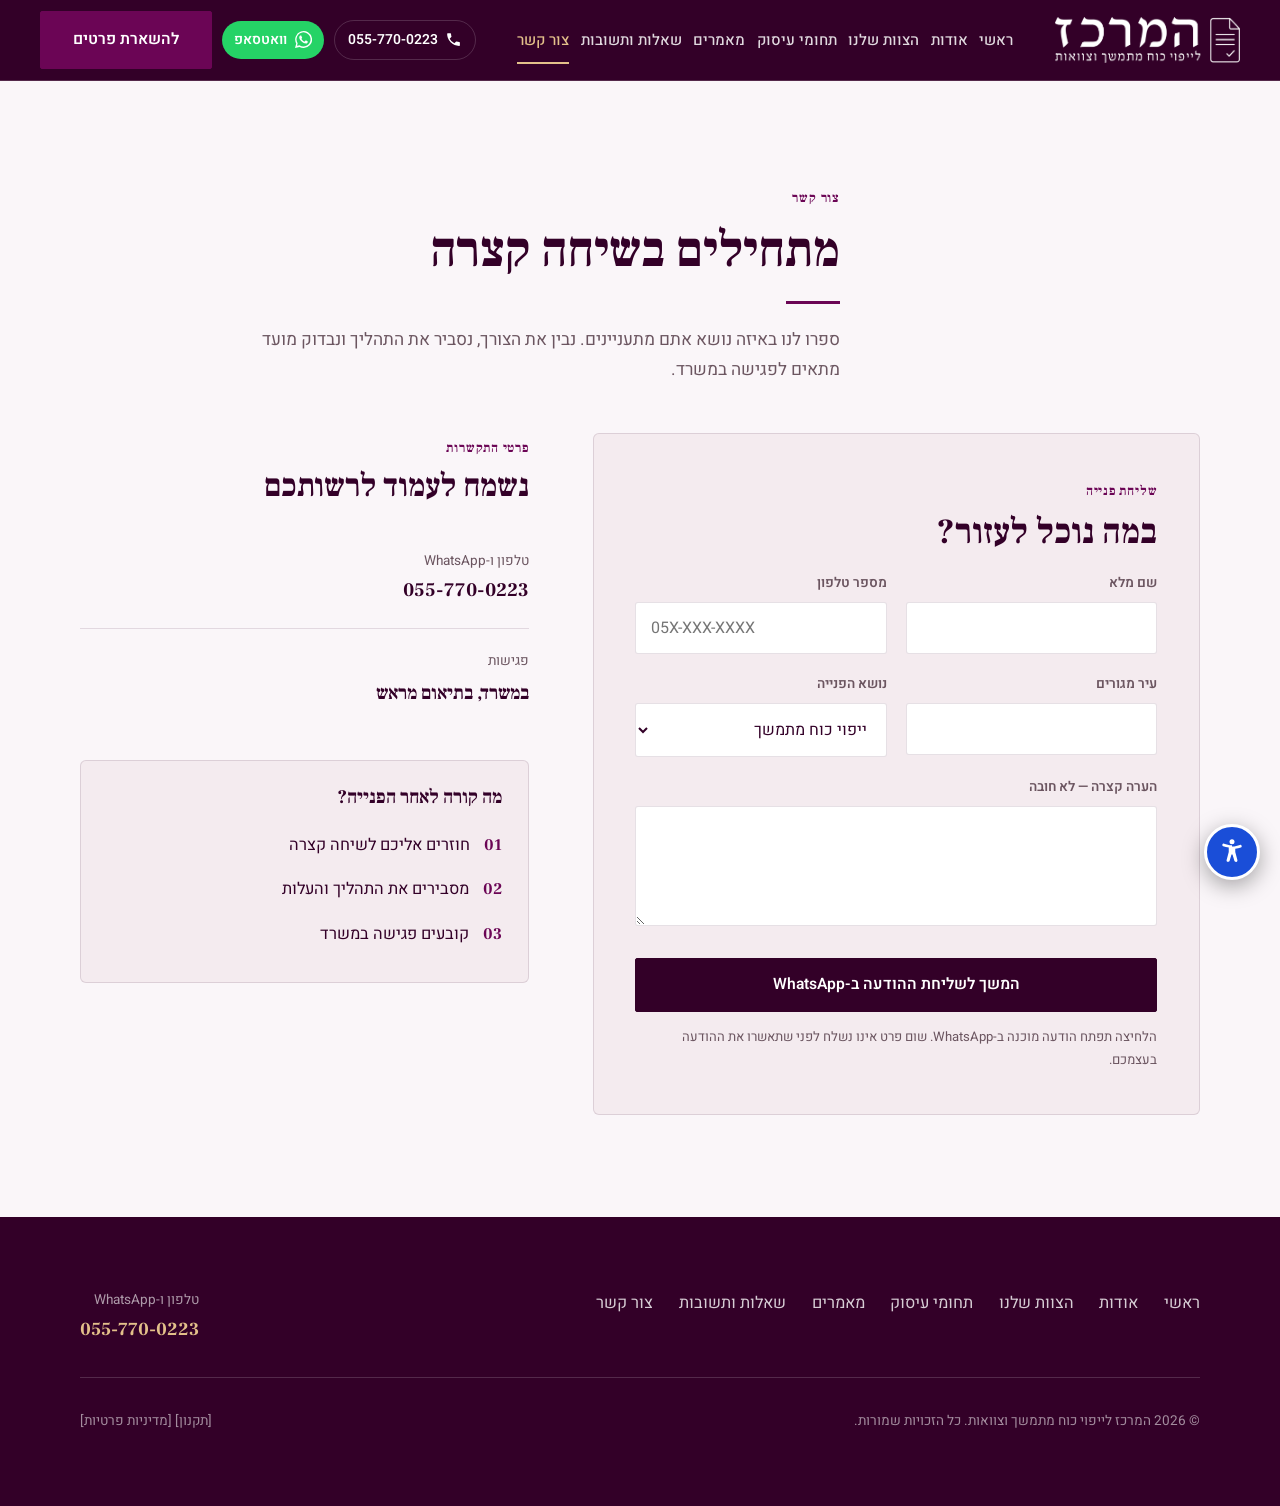
<file: contact.html>
<!DOCTYPE html>
<html lang="he" dir="rtl">
<head>
  <meta charset="UTF-8" />
  <meta name="viewport" content="width=device-width, initial-scale=1.0" />
  <title>צור קשר | המרכז לייפוי כוח מתמשך וצוואות</title>
  <meta name="description" content="מתחילים בשיחה קצרה. טלפון ו-WhatsApp 055-770-0223, פגישות במשרד בתיאום מראש. השאירו פרטים ונחזור אליכם." />
  <meta name="theme-color" content="#0A3132" />
  <!-- TODO: canonical/OG url — יעודכן עם הדומיין הסופי (טרם ידוע) -->
  <link rel="canonical" href="./" />
  <meta property="og:type" content="website" />
  <meta property="og:site_name" content="המרכז לייפוי כוח מתמשך וצוואות" />
  <meta property="og:title" content="צור קשר | המרכז לייפוי כוח מתמשך וצוואות" />
  <meta property="og:description" content="מתחילים בשיחה קצרה. טלפון ו-WhatsApp 055-770-0223, פגישות במשרד בתיאום מראש. השאירו פרטים ונחזור אליכם." />
  <meta property="og:image" content="images/logo-card-2.jpg" />
  <link rel="icon" href="images/logo-card-2.jpg" />
  <link rel="preconnect" href="https://fonts.googleapis.com" />
  <link rel="preconnect" href="https://fonts.gstatic.com" crossorigin />
  <link href="https://fonts.googleapis.com/css2?family=Frank+Ruhl+Libre:wght@500;700;900&family=Heebo:wght@300;400;500;600;700&display=swap" rel="stylesheet" />
  <link rel="stylesheet" href="css/style.css" />

</head>
<body>
  <header class="site-header">
    <div class="wrap nav">
      <a class="nav__logo" href="index.html" aria-label="המרכז לייפוי כוח מתמשך וצוואות — לעמוד הבית">
        <img class="nav__logo-full" src="images/logo-mark.png" alt="" width="185" height="46" />
        <img class="nav__logo-compact" src="images/logo-mark-2.png" alt="" width="188" height="46" />
      </a>
      <nav class="nav__links" aria-label="ניווט ראשי">
        <a href="index.html">ראשי</a>
        <a href="about.html">אודות</a>
        <a href="team.html">הצוות שלנו</a>
        <a href="services.html">תחומי עיסוק</a>
        <a href="articles.html">מאמרים</a>
        <a href="faq.html">שאלות ותשובות</a>
        <a href="contact.html" class="is-active" aria-current="page">צור קשר</a>
      </nav>
      <div class="nav__actions">
        <a class="nav__phone" href="tel:055-770-0223" aria-label="חייגו 055-770-0223">
          <svg viewBox="0 0 24 24" aria-hidden="true"><path d="M6.6 10.8a15.5 15.5 0 0 0 6.6 6.6l2.2-2.2a1 1 0 0 1 1-.24 11.4 11.4 0 0 0 3.6.58 1 1 0 0 1 1 1V20a1 1 0 0 1-1 1A17 17 0 0 1 3 4a1 1 0 0 1 1-1h3.5a1 1 0 0 1 1 1 11.4 11.4 0 0 0 .58 3.6 1 1 0 0 1-.24 1z"/></svg>
          <span>055-770-0223</span>
        </a>
        <a class="nav__wa" href="https://wa.me/972557700223" target="_blank" rel="noopener noreferrer" aria-label="שליחת הודעה בוואטסאפ">
          <svg viewBox="0 0 24 24" aria-hidden="true"><path d="M.06 24l1.7-6.2A11.9 11.9 0 1 1 12 24a11.9 11.9 0 0 1-5.7-1.45L.06 24zM6.6 20.1l.37.22a9.9 9.9 0 1 0-3.4-3.4l.24.38-1 3.66 3.79-.86z"/><path d="M17.5 14.4c-.3-.15-1.76-.87-2.03-.97-.28-.1-.48-.15-.68.15-.2.3-.77.96-.94 1.16-.17.2-.35.22-.65.07-.3-.15-1.25-.46-2.38-1.47-.88-.79-1.48-1.76-1.66-2.06-.17-.3-.02-.46.13-.6.13-.14.3-.35.45-.53.15-.17.2-.3.3-.5.1-.2.05-.37-.03-.52-.07-.15-.67-1.61-.91-2.2-.24-.58-.49-.5-.67-.51h-.57c-.2 0-.52.07-.8.37-.27.3-1.03 1.02-1.03 2.48s1.06 2.87 1.21 3.07c.15.2 2.1 3.2 5.08 4.49.71.3 1.26.49 1.69.62.71.23 1.36.2 1.87.12.57-.09 1.76-.72 2-1.42.25-.69.25-1.28.18-1.41-.08-.13-.28-.2-.58-.35z"/></svg>
          <span>וואטסאפ</span>
        </a>
        <a class="nav__cta btn btn--gold" href="contact.html">להשארת פרטים</a>
      </div>
      <button class="nav__toggle" aria-label="פתיחת תפריט" aria-expanded="false"><span></span><span></span><span></span></button>
    </div>
  </header>
  <main>
    <section class="section section--cream2" style="padding-bottom:2rem">
      <div class="wrap">
        <div class="section-head">
          <span class="eyebrow">צור קשר</span>
          <h1 class="title">מתחילים בשיחה קצרה</h1>
          <hr class="gold-rule" />
          <p class="lead">ספרו לנו באיזה נושא אתם מתעניינים. נבין את הצורך, נסביר את התהליך ונבדוק מועד מתאים לפגישה במשרד.</p>
        </div>
      </div>
    </section>
    <section class="section" style="padding-top:1rem">
      <div class="wrap contact__grid">
        <form class="contact-card" data-wa-form novalidate>
          <span class="eyebrow">שליחת פנייה</span>
          <h2>במה נוכל לעזור?</h2>
          <div class="field-row">
            <div class="field" data-required><label for="name">שם מלא</label><input id="name" name="name" type="text" autocomplete="name" /><span class="field__err">נא להזין שם מלא</span></div>
            <div class="field" data-required><label for="phone">מספר טלפון</label><input id="phone" name="phone" type="tel" inputmode="tel" autocomplete="tel" placeholder="05X-XXX-XXXX" /><span class="field__err">נא להזין מספר טלפון</span></div>
          </div>
          <div class="field-row">
            <div class="field" data-required><label for="city">עיר מגורים</label><input id="city" name="city" type="text" autocomplete="address-level2" /><span class="field__err">נא להזין עיר מגורים</span></div>
            <div class="field" data-required><label for="subject">נושא הפנייה</label>
              <select id="subject" name="subject">
                <option value="ייפוי כוח מתמשך" selected>ייפוי כוח מתמשך</option>
                <option value="צוואה">צוואה</option>
                <option value="צוואה הדדית">צוואה הדדית</option>
                <option value="הסכם ממון">הסכם ממון</option>
                <option value="אחר">אחר</option>
              </select>
            </div>
          </div>
          <div class="field"><label for="note">הערה קצרה — לא חובה</label><textarea id="note" name="note"></textarea></div>
          <button type="submit" class="btn btn--dark" style="margin-top:1.4rem">המשך לשליחת ההודעה ב-WhatsApp</button>
          <p class="form-status" role="status" aria-live="polite" style="color:var(--green);font-weight:600;margin-top:0.8rem"></p>
          <p class="form-note">הלחיצה תפתח הודעה מוכנה ב-WhatsApp. שום פרט אינו נשלח לפני שתאשרו את ההודעה בעצמכם.</p>
        </form>

        <aside>
          <span class="eyebrow">פרטי התקשרות</span>
          <h2 style="font-size:clamp(1.5rem,3vw,2rem);margin-top:0.4rem">נשמח לעמוד לרשותכם</h2>
          <div style="margin-top:1.5rem">
            <div class="contact-info__item">
              <div class="contact-info__label">טלפון ו-WhatsApp</div>
              <a class="contact-info__value" href="tel:055-770-0223">055-770-0223</a>
            </div>
            <div class="contact-info__item">
              <div class="contact-info__label">פגישות</div>
              <div class="contact-info__value">במשרד, בתיאום מראש</div>
            </div>
          </div>
          <div class="after-box">
            <h3>מה קורה לאחר הפנייה?</h3>
            <div class="after-step"><span>01</span><p style="margin:0">חוזרים אליכם לשיחה קצרה</p></div>
            <div class="after-step"><span>02</span><p style="margin:0">מסבירים את התהליך והעלות</p></div>
            <div class="after-step"><span>03</span><p style="margin:0">קובעים פגישה במשרד</p></div>
          </div>
        </aside>
      </div>
    </section>
  </main>
  <footer class="site-footer">
    <div class="wrap">
      <div class="footer__top">
        <nav class="footer__nav" aria-label="ניווט תחתון">
          <a href="index.html">ראשי</a>
          <a href="about.html">אודות</a>
          <a href="team.html">הצוות שלנו</a>
          <a href="services.html">תחומי עיסוק</a>
          <a href="articles.html">מאמרים</a>
          <a href="faq.html">שאלות ותשובות</a>
          <a href="contact.html">צור קשר</a>
        </nav>
        <div>
          <div class="contact-info__label" style="color:rgba(255,255,255,.6)">טלפון ו-WhatsApp</div>
          <a class="footer__phone" href="tel:055-770-0223">055-770-0223</a>
        </div>
      </div>
      <div class="footer__rule"></div>
      <div class="footer__bottom">
        <p>© 2026 המרכז לייפוי כוח מתמשך וצוואות. כל הזכויות שמורות.</p>
        <p class="footer__legal">[<a href="#">תקנון</a>] [<a href="#">מדיניות פרטיות</a>]</p>
      </div>
    </div>
  </footer>
  <script src="js/main.js"></script>
  <script src="accessibility.js" defer></script>
</body>
</html>
</file>
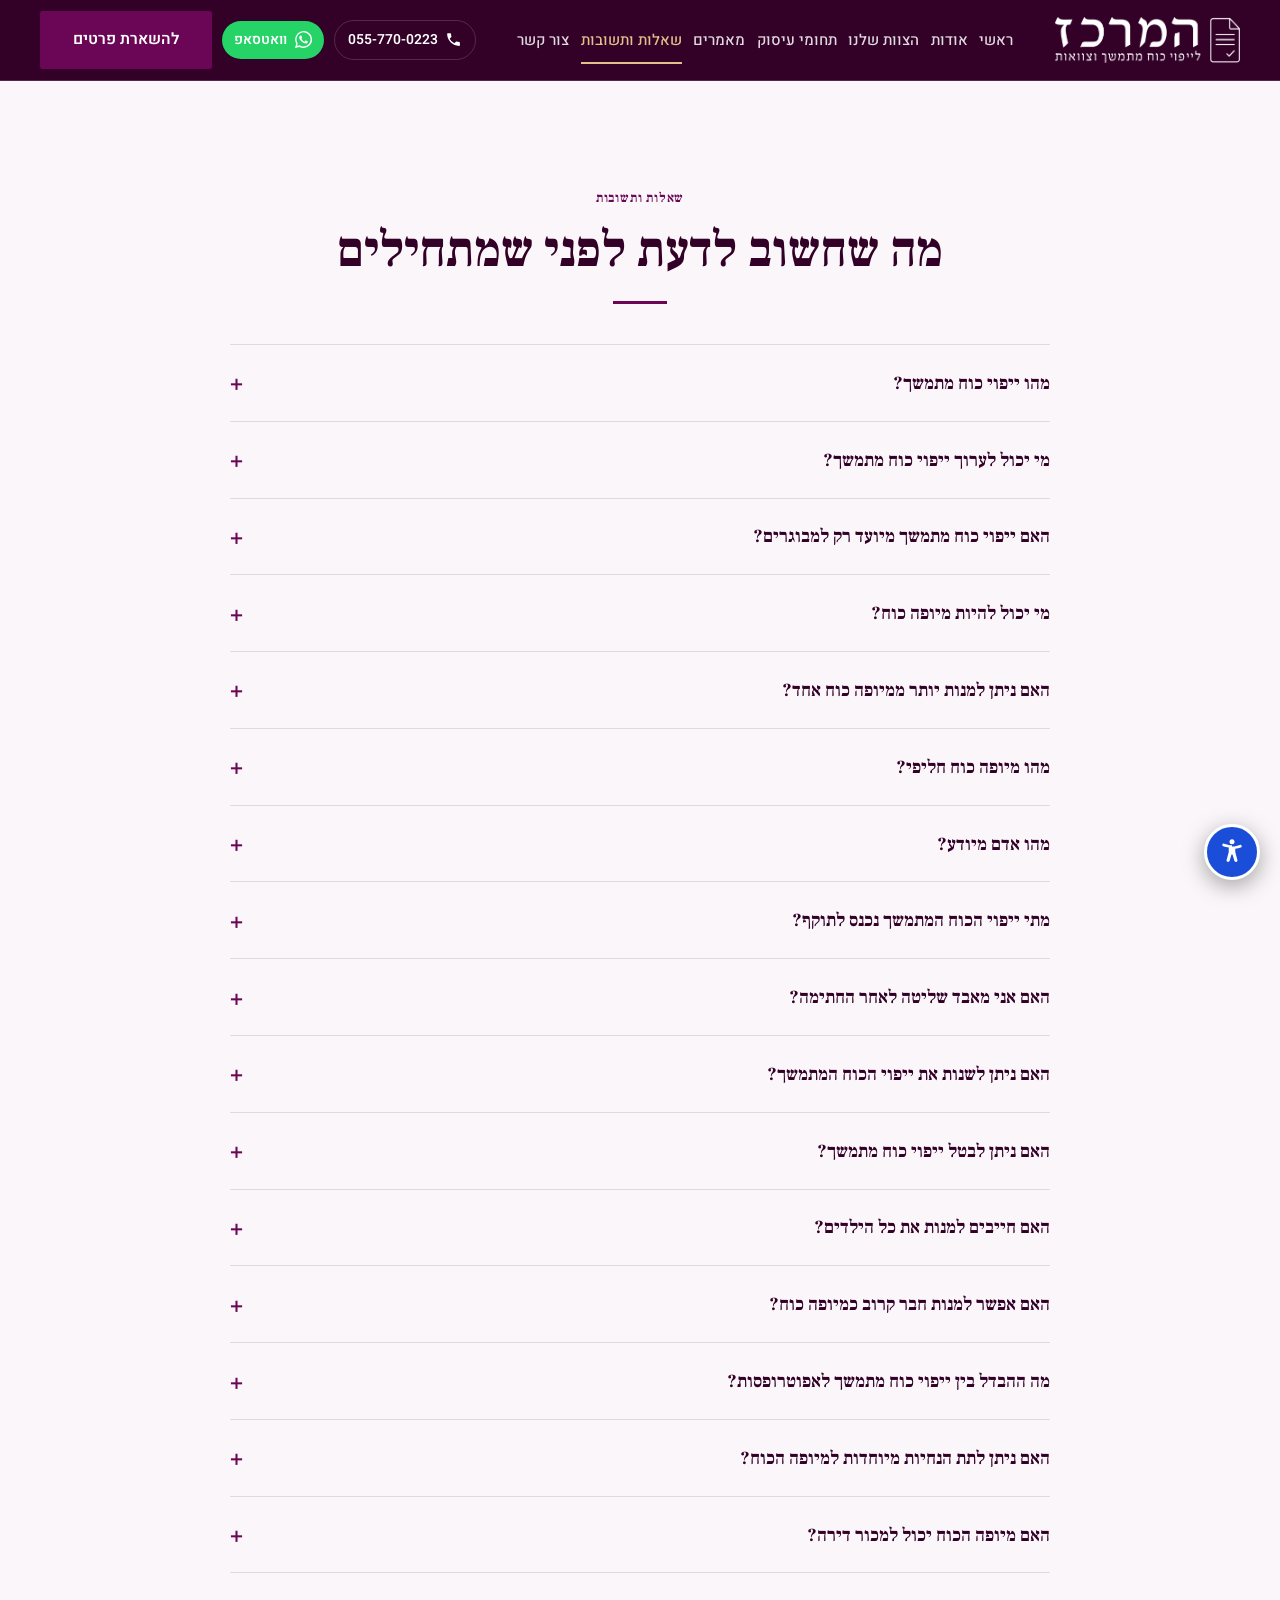
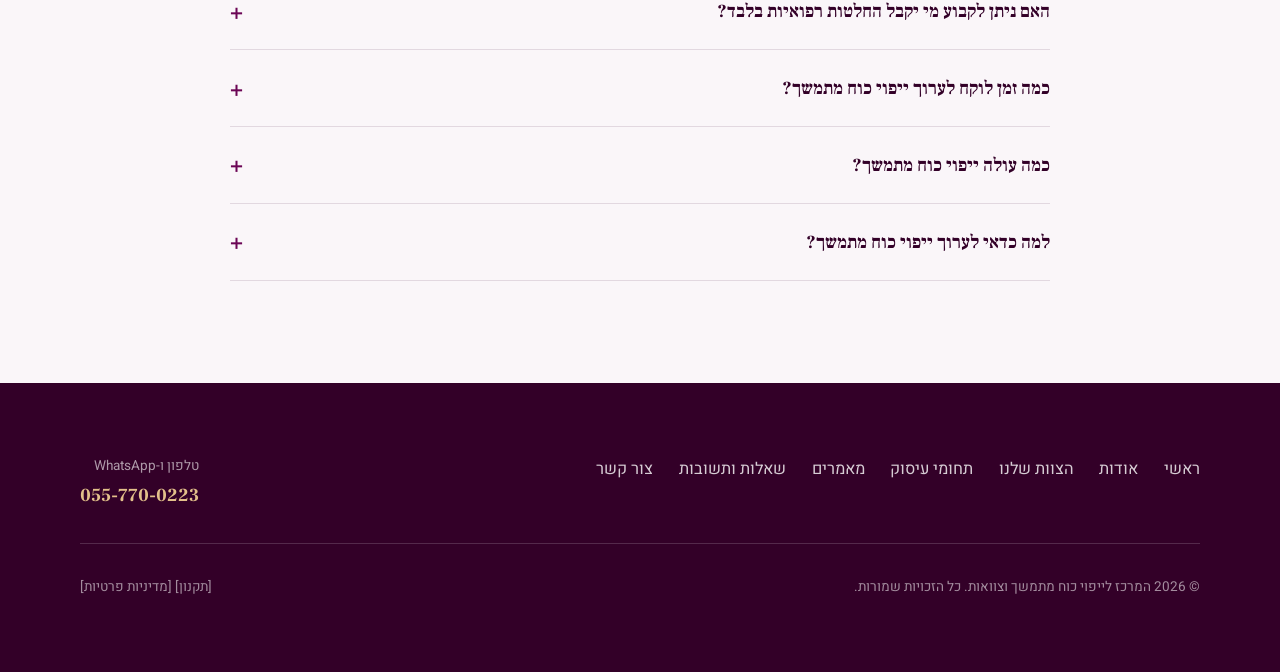
<file: faq.html>
<!DOCTYPE html>
<html lang="he" dir="rtl">
<head>
  <meta charset="UTF-8" />
  <meta name="viewport" content="width=device-width, initial-scale=1.0" />
  <title>שאלות ותשובות | המרכז לייפוי כוח מתמשך וצוואות</title>
  <meta name="description" content="שאלות ותשובות בנושא ייפוי כוח מתמשך, צוואות, צוואות הדדיות והסכם ממון — המרכז לייפוי כוח מתמשך וצוואות." />
  <meta name="theme-color" content="#0A3132" />
  <!-- TODO: canonical/OG url — יעודכן עם הדומיין הסופי (טרם ידוע) -->
  <link rel="canonical" href="./" />
  <meta property="og:type" content="website" />
  <meta property="og:site_name" content="המרכז לייפוי כוח מתמשך וצוואות" />
  <meta property="og:title" content="שאלות ותשובות | המרכז לייפוי כוח מתמשך וצוואות" />
  <meta property="og:description" content="שאלות ותשובות בנושא ייפוי כוח מתמשך, צוואות, צוואות הדדיות והסכם ממון — המרכז לייפוי כוח מתמשך וצוואות." />
  <meta property="og:image" content="images/logo-card-2.jpg" />
  <link rel="icon" href="images/logo-card-2.jpg" />
  <link rel="preconnect" href="https://fonts.googleapis.com" />
  <link rel="preconnect" href="https://fonts.gstatic.com" crossorigin />
  <link href="https://fonts.googleapis.com/css2?family=Frank+Ruhl+Libre:wght@500;700;900&family=Heebo:wght@300;400;500;600;700&display=swap" rel="stylesheet" />
  <link rel="stylesheet" href="css/style.css" />

  <script type="application/ld+json">
  {
    "@context": "https://schema.org",
    "@type": "FAQPage",
    "mainEntity": [
      {
        "@type": "Question",
        "name": "מהו ייפוי כוח מתמשך?",
        "acceptedAnswer": {
          "@type": "Answer",
          "text": "ייפוי כוח מתמשך הוא מסמך משפטי המאפשר לכל אדם בגיר לקבוע מראש מי יקבל החלטות עבורו בעניינים אישיים, רפואיים ורכושיים, במקרה שבו לא יוכל לקבל החלטות בעצמו בעתיד."
        }
      },
      {
        "@type": "Question",
        "name": "מי יכול לערוך ייפוי כוח מתמשך?",
        "acceptedAnswer": {
          "@type": "Answer",
          "text": "כל אדם מעל גיל 18, המבין את משמעות המסמך ומסוגל לקבל החלטות באופן עצמאי, יכול לערוך ייפוי כוח מתמשך."
        }
      },
      {
        "@type": "Question",
        "name": "האם ייפוי כוח מתמשך מיועד רק למבוגרים?",
        "acceptedAnswer": {
          "@type": "Answer",
          "text": "לא. ייפוי כוח מתמשך מתאים לכל אדם בגיר. תאונה, מחלה או אירוע רפואי בלתי צפוי יכולים להתרחש בכל גיל."
        }
      },
      {
        "@type": "Question",
        "name": "מי יכול להיות מיופה כוח?",
        "acceptedAnswer": {
          "@type": "Answer",
          "text": "בן או בת זוג, ילדים, קרובי משפחה, חברים קרובים או כל אדם אחר שהממנה נותן בו אמון מלא ומאמין כי יפעל לטובתו."
        }
      },
      {
        "@type": "Question",
        "name": "האם ניתן למנות יותר ממיופה כוח אחד?",
        "acceptedAnswer": {
          "@type": "Answer",
          "text": "כן. ניתן למנות מספר מיופי כוח ולקבוע האם יפעלו יחד, בנפרד או בהתאם למנגנון קבלת החלטות שייקבע מראש."
        }
      },
      {
        "@type": "Question",
        "name": "מהו מיופה כוח חליפי?",
        "acceptedAnswer": {
          "@type": "Answer",
          "text": "מיופה כוח חליפי נכנס לתפקידו אם מיופה הכוח הראשי אינו יכול או אינו מעוניין להמשיך בתפקידו."
        }
      },
      {
        "@type": "Question",
        "name": "מהו אדם מיודע?",
        "acceptedAnswer": {
          "@type": "Answer",
          "text": "אדם מיודע אינו מקבל החלטות אלא מקבל דיווחים על פעולות מיופה הכוח, במטרה ליצור שקיפות ופיקוח."
        }
      },
      {
        "@type": "Question",
        "name": "מתי ייפוי הכוח המתמשך נכנס לתוקף?",
        "acceptedAnswer": {
          "@type": "Answer",
          "text": "רק כאשר הממנה אינו מסוגל עוד להבין בדבר או לקבל החלטות בעצמו, בהתאם לתנאים שנקבעו במסמך ובהתאם להוראות החוק."
        }
      },
      {
        "@type": "Question",
        "name": "האם אני מאבד שליטה לאחר החתימה?",
        "acceptedAnswer": {
          "@type": "Answer",
          "text": "ממש לא. כל עוד אתם כשירים ומסוגלים לקבל החלטות, אתם ממשיכים לנהל את חייכם באופן מלא וייפוי הכוח אינו מופעל."
        }
      },
      {
        "@type": "Question",
        "name": "האם ניתן לשנות את ייפוי הכוח המתמשך?",
        "acceptedAnswer": {
          "@type": "Answer",
          "text": "כן. כל עוד הממנה כשיר, ניתן לשנות, לעדכן או לבטל את ייפוי הכוח בכל עת."
        }
      },
      {
        "@type": "Question",
        "name": "האם ניתן לבטל ייפוי כוח מתמשך?",
        "acceptedAnswer": {
          "@type": "Answer",
          "text": "כן. הממנה רשאי לבטל את המסמך בכל שלב, כל עוד הוא כשיר ומבין את משמעות הביטול."
        }
      },
      {
        "@type": "Question",
        "name": "האם חייבים למנות את כל הילדים?",
        "acceptedAnswer": {
          "@type": "Answer",
          "text": "לא. ניתן למנות ילד אחד, מספר ילדים או כל אדם אחר בהתאם לרצון הממנה."
        }
      },
      {
        "@type": "Question",
        "name": "האם אפשר למנות חבר קרוב כמיופה כוח?",
        "acceptedAnswer": {
          "@type": "Answer",
          "text": "כן. החוק אינו מחייב שמיופה הכוח יהיה בן משפחה. העיקר הוא שהממנה נותן בו אמון מלא."
        }
      },
      {
        "@type": "Question",
        "name": "מה ההבדל בין ייפוי כוח מתמשך לאפוטרופסות?",
        "acceptedAnswer": {
          "@type": "Answer",
          "text": "בייפוי כוח מתמשך האדם בוחר מראש מי יקבל החלטות עבורו. באפוטרופסות, המינוי נעשה באמצעות בית המשפט לאחר שהאדם איבד את יכולתו לקבל החלטות."
        }
      },
      {
        "@type": "Question",
        "name": "האם ניתן לתת הנחיות מיוחדות למיופה הכוח?",
        "acceptedAnswer": {
          "@type": "Answer",
          "text": "כן. ניתן לקבוע הנחיות מפורטות בנושאים רפואיים, אישיים ורכושיים בהתאם לרצון הממנה."
        }
      },
      {
        "@type": "Question",
        "name": "האם מיופה הכוח יכול למכור דירה?",
        "acceptedAnswer": {
          "@type": "Answer",
          "text": "רק אם הוסמך לכך במסגרת ייפוי הכוח ובהתאם להוראות החוק והמסמך שנערך."
        }
      },
      {
        "@type": "Question",
        "name": "האם ניתן לקבוע מי יקבל החלטות רפואיות בלבד?",
        "acceptedAnswer": {
          "@type": "Answer",
          "text": "כן. ניתן לערוך ייפוי כוח מתמשך רפואי בלבד או לחלק סמכויות בין מספר מיופי כוח."
        }
      },
      {
        "@type": "Question",
        "name": "כמה זמן לוקח לערוך ייפוי כוח מתמשך?",
        "acceptedAnswer": {
          "@type": "Answer",
          "text": "ברוב המקרים ניתן להשלים את התהליך בתוך מספר ימים, בהתאם למורכבות המקרה ולזמינות הצדדים."
        }
      },
      {
        "@type": "Question",
        "name": "כמה עולה ייפוי כוח מתמשך?",
        "acceptedAnswer": {
          "@type": "Answer",
          "text": "העלות משתנה בהתאם למורכבות המקרה, מספר הממנים והיקף ההנחיות המבוקשות. מומלץ לקבל ייעוץ אישי לצורך התאמת המסמך לצרכים שלכם."
        }
      },
      {
        "@type": "Question",
        "name": "למה כדאי לערוך ייפוי כוח מתמשך?",
        "acceptedAnswer": {
          "@type": "Answer",
          "text": "ייפוי כוח מתמשך מעניק ביטחון, ודאות ושקט נפשי. הוא מאפשר לכם לקבוע מראש מי יטפל בענייניכם וכיצד יתקבלו החלטות עבורכם בעתיד."
        }
      }
    ]
  }
  </script>
</head>
<body>
  <header class="site-header">
    <div class="wrap nav">
      <a class="nav__logo" href="index.html" aria-label="המרכז לייפוי כוח מתמשך וצוואות — לעמוד הבית">
        <img class="nav__logo-full" src="images/logo-mark.png" alt="" width="185" height="46" />
        <img class="nav__logo-compact" src="images/logo-mark-2.png" alt="" width="188" height="46" />
      </a>
      <nav class="nav__links" aria-label="ניווט ראשי">
        <a href="index.html">ראשי</a>
        <a href="about.html">אודות</a>
        <a href="team.html">הצוות שלנו</a>
        <a href="services.html">תחומי עיסוק</a>
        <a href="articles.html">מאמרים</a>
        <a href="faq.html" class="is-active" aria-current="page">שאלות ותשובות</a>
        <a href="contact.html">צור קשר</a>
      </nav>
      <div class="nav__actions">
        <a class="nav__phone" href="tel:055-770-0223" aria-label="חייגו 055-770-0223">
          <svg viewBox="0 0 24 24" aria-hidden="true"><path d="M6.6 10.8a15.5 15.5 0 0 0 6.6 6.6l2.2-2.2a1 1 0 0 1 1-.24 11.4 11.4 0 0 0 3.6.58 1 1 0 0 1 1 1V20a1 1 0 0 1-1 1A17 17 0 0 1 3 4a1 1 0 0 1 1-1h3.5a1 1 0 0 1 1 1 11.4 11.4 0 0 0 .58 3.6 1 1 0 0 1-.24 1z"/></svg>
          <span>055-770-0223</span>
        </a>
        <a class="nav__wa" href="https://wa.me/972557700223" target="_blank" rel="noopener noreferrer" aria-label="שליחת הודעה בוואטסאפ">
          <svg viewBox="0 0 24 24" aria-hidden="true"><path d="M.06 24l1.7-6.2A11.9 11.9 0 1 1 12 24a11.9 11.9 0 0 1-5.7-1.45L.06 24zM6.6 20.1l.37.22a9.9 9.9 0 1 0-3.4-3.4l.24.38-1 3.66 3.79-.86z"/><path d="M17.5 14.4c-.3-.15-1.76-.87-2.03-.97-.28-.1-.48-.15-.68.15-.2.3-.77.96-.94 1.16-.17.2-.35.22-.65.07-.3-.15-1.25-.46-2.38-1.47-.88-.79-1.48-1.76-1.66-2.06-.17-.3-.02-.46.13-.6.13-.14.3-.35.45-.53.15-.17.2-.3.3-.5.1-.2.05-.37-.03-.52-.07-.15-.67-1.61-.91-2.2-.24-.58-.49-.5-.67-.51h-.57c-.2 0-.52.07-.8.37-.27.3-1.03 1.02-1.03 2.48s1.06 2.87 1.21 3.07c.15.2 2.1 3.2 5.08 4.49.71.3 1.26.49 1.69.62.71.23 1.36.2 1.87.12.57-.09 1.76-.72 2-1.42.25-.69.25-1.28.18-1.41-.08-.13-.28-.2-.58-.35z"/></svg>
          <span>וואטסאפ</span>
        </a>
        <a class="nav__cta btn btn--gold" href="contact.html">להשארת פרטים</a>
      </div>
      <button class="nav__toggle" aria-label="פתיחת תפריט" aria-expanded="false"><span></span><span></span><span></span></button>
    </div>
  </header>
  <main>
    <section class="section section--cream2">
      <div class="wrap">
        <div class="section-head text-center" style="margin-inline:auto">
          <span class="eyebrow">שאלות ותשובות</span>
          <h1 class="title">מה שחשוב לדעת לפני שמתחילים</h1>
          <hr class="gold-rule" style="margin-inline:auto" />
        </div>
        <div class="faq">
          <div class="faq__item">
            <button class="faq__q" aria-expanded="false"><span>מהו ייפוי כוח מתמשך?</span><span class="icon" aria-hidden="true">+</span></button>
            <div class="faq__a"><p>ייפוי כוח מתמשך הוא מסמך משפטי המאפשר לכל אדם בגיר לקבוע מראש מי יקבל החלטות עבורו בעניינים אישיים, רפואיים ורכושיים, במקרה שבו לא יוכל לקבל החלטות בעצמו בעתיד.</p></div>
          </div>
          <div class="faq__item">
            <button class="faq__q" aria-expanded="false"><span>מי יכול לערוך ייפוי כוח מתמשך?</span><span class="icon" aria-hidden="true">+</span></button>
            <div class="faq__a"><p>כל אדם מעל גיל 18, המבין את משמעות המסמך ומסוגל לקבל החלטות באופן עצמאי, יכול לערוך ייפוי כוח מתמשך.</p></div>
          </div>
          <div class="faq__item">
            <button class="faq__q" aria-expanded="false"><span>האם ייפוי כוח מתמשך מיועד רק למבוגרים?</span><span class="icon" aria-hidden="true">+</span></button>
            <div class="faq__a"><p>לא. ייפוי כוח מתמשך מתאים לכל אדם בגיר. תאונה, מחלה או אירוע רפואי בלתי צפוי יכולים להתרחש בכל גיל.</p></div>
          </div>
          <div class="faq__item">
            <button class="faq__q" aria-expanded="false"><span>מי יכול להיות מיופה כוח?</span><span class="icon" aria-hidden="true">+</span></button>
            <div class="faq__a"><p>בן או בת זוג, ילדים, קרובי משפחה, חברים קרובים או כל אדם אחר שהממנה נותן בו אמון מלא ומאמין כי יפעל לטובתו.</p></div>
          </div>
          <div class="faq__item">
            <button class="faq__q" aria-expanded="false"><span>האם ניתן למנות יותר ממיופה כוח אחד?</span><span class="icon" aria-hidden="true">+</span></button>
            <div class="faq__a"><p>כן. ניתן למנות מספר מיופי כוח ולקבוע האם יפעלו יחד, בנפרד או בהתאם למנגנון קבלת החלטות שייקבע מראש.</p></div>
          </div>
          <div class="faq__item">
            <button class="faq__q" aria-expanded="false"><span>מהו מיופה כוח חליפי?</span><span class="icon" aria-hidden="true">+</span></button>
            <div class="faq__a"><p>מיופה כוח חליפי נכנס לתפקידו אם מיופה הכוח הראשי אינו יכול או אינו מעוניין להמשיך בתפקידו.</p></div>
          </div>
          <div class="faq__item">
            <button class="faq__q" aria-expanded="false"><span>מהו אדם מיודע?</span><span class="icon" aria-hidden="true">+</span></button>
            <div class="faq__a"><p>אדם מיודע אינו מקבל החלטות אלא מקבל דיווחים על פעולות מיופה הכוח, במטרה ליצור שקיפות ופיקוח.</p></div>
          </div>
          <div class="faq__item">
            <button class="faq__q" aria-expanded="false"><span>מתי ייפוי הכוח המתמשך נכנס לתוקף?</span><span class="icon" aria-hidden="true">+</span></button>
            <div class="faq__a"><p>רק כאשר הממנה אינו מסוגל עוד להבין בדבר או לקבל החלטות בעצמו, בהתאם לתנאים שנקבעו במסמך ובהתאם להוראות החוק.</p></div>
          </div>
          <div class="faq__item">
            <button class="faq__q" aria-expanded="false"><span>האם אני מאבד שליטה לאחר החתימה?</span><span class="icon" aria-hidden="true">+</span></button>
            <div class="faq__a"><p>ממש לא. כל עוד אתם כשירים ומסוגלים לקבל החלטות, אתם ממשיכים לנהל את חייכם באופן מלא וייפוי הכוח אינו מופעל.</p></div>
          </div>
          <div class="faq__item">
            <button class="faq__q" aria-expanded="false"><span>האם ניתן לשנות את ייפוי הכוח המתמשך?</span><span class="icon" aria-hidden="true">+</span></button>
            <div class="faq__a"><p>כן. כל עוד הממנה כשיר, ניתן לשנות, לעדכן או לבטל את ייפוי הכוח בכל עת.</p></div>
          </div>
          <div class="faq__item">
            <button class="faq__q" aria-expanded="false"><span>האם ניתן לבטל ייפוי כוח מתמשך?</span><span class="icon" aria-hidden="true">+</span></button>
            <div class="faq__a"><p>כן. הממנה רשאי לבטל את המסמך בכל שלב, כל עוד הוא כשיר ומבין את משמעות הביטול.</p></div>
          </div>
          <div class="faq__item">
            <button class="faq__q" aria-expanded="false"><span>האם חייבים למנות את כל הילדים?</span><span class="icon" aria-hidden="true">+</span></button>
            <div class="faq__a"><p>לא. ניתן למנות ילד אחד, מספר ילדים או כל אדם אחר בהתאם לרצון הממנה.</p></div>
          </div>
          <div class="faq__item">
            <button class="faq__q" aria-expanded="false"><span>האם אפשר למנות חבר קרוב כמיופה כוח?</span><span class="icon" aria-hidden="true">+</span></button>
            <div class="faq__a"><p>כן. החוק אינו מחייב שמיופה הכוח יהיה בן משפחה. העיקר הוא שהממנה נותן בו אמון מלא.</p></div>
          </div>
          <div class="faq__item">
            <button class="faq__q" aria-expanded="false"><span>מה ההבדל בין ייפוי כוח מתמשך לאפוטרופסות?</span><span class="icon" aria-hidden="true">+</span></button>
            <div class="faq__a"><p>בייפוי כוח מתמשך האדם בוחר מראש מי יקבל החלטות עבורו. באפוטרופסות, המינוי נעשה באמצעות בית המשפט לאחר שהאדם איבד את יכולתו לקבל החלטות.</p></div>
          </div>
          <div class="faq__item">
            <button class="faq__q" aria-expanded="false"><span>האם ניתן לתת הנחיות מיוחדות למיופה הכוח?</span><span class="icon" aria-hidden="true">+</span></button>
            <div class="faq__a"><p>כן. ניתן לקבוע הנחיות מפורטות בנושאים רפואיים, אישיים ורכושיים בהתאם לרצון הממנה.</p></div>
          </div>
          <div class="faq__item">
            <button class="faq__q" aria-expanded="false"><span>האם מיופה הכוח יכול למכור דירה?</span><span class="icon" aria-hidden="true">+</span></button>
            <div class="faq__a"><p>רק אם הוסמך לכך במסגרת ייפוי הכוח ובהתאם להוראות החוק והמסמך שנערך.</p></div>
          </div>
          <div class="faq__item">
            <button class="faq__q" aria-expanded="false"><span>האם ניתן לקבוע מי יקבל החלטות רפואיות בלבד?</span><span class="icon" aria-hidden="true">+</span></button>
            <div class="faq__a"><p>כן. ניתן לערוך ייפוי כוח מתמשך רפואי בלבד או לחלק סמכויות בין מספר מיופי כוח.</p></div>
          </div>
          <div class="faq__item">
            <button class="faq__q" aria-expanded="false"><span>כמה זמן לוקח לערוך ייפוי כוח מתמשך?</span><span class="icon" aria-hidden="true">+</span></button>
            <div class="faq__a"><p>ברוב המקרים ניתן להשלים את התהליך בתוך מספר ימים, בהתאם למורכבות המקרה ולזמינות הצדדים.</p></div>
          </div>
          <div class="faq__item">
            <button class="faq__q" aria-expanded="false"><span>כמה עולה ייפוי כוח מתמשך?</span><span class="icon" aria-hidden="true">+</span></button>
            <div class="faq__a"><p>העלות משתנה בהתאם למורכבות המקרה, מספר הממנים והיקף ההנחיות המבוקשות. מומלץ לקבל ייעוץ אישי לצורך התאמת המסמך לצרכים שלכם.</p></div>
          </div>
          <div class="faq__item">
            <button class="faq__q" aria-expanded="false"><span>למה כדאי לערוך ייפוי כוח מתמשך?</span><span class="icon" aria-hidden="true">+</span></button>
            <div class="faq__a"><p>ייפוי כוח מתמשך מעניק ביטחון, ודאות ושקט נפשי. הוא מאפשר לכם לקבוע מראש מי יטפל בענייניכם וכיצד יתקבלו החלטות עבורכם בעתיד.</p></div>
          </div>
        </div>
      </div>
    </section>
  </main>
  <footer class="site-footer">
    <div class="wrap">
      <div class="footer__top">
        <nav class="footer__nav" aria-label="ניווט תחתון">
          <a href="index.html">ראשי</a>
          <a href="about.html">אודות</a>
          <a href="team.html">הצוות שלנו</a>
          <a href="services.html">תחומי עיסוק</a>
          <a href="articles.html">מאמרים</a>
          <a href="faq.html">שאלות ותשובות</a>
          <a href="contact.html">צור קשר</a>
        </nav>
        <div>
          <div class="contact-info__label" style="color:rgba(255,255,255,.6)">טלפון ו-WhatsApp</div>
          <a class="footer__phone" href="tel:055-770-0223">055-770-0223</a>
        </div>
      </div>
      <div class="footer__rule"></div>
      <div class="footer__bottom">
        <p>© 2026 המרכז לייפוי כוח מתמשך וצוואות. כל הזכויות שמורות.</p>
        <p class="footer__legal">[<a href="#">תקנון</a>] [<a href="#">מדיניות פרטיות</a>]</p>
      </div>
    </div>
  </footer>
  <script src="js/main.js"></script>
  <script src="accessibility.js" defer></script>
</body>
</html>
</file>
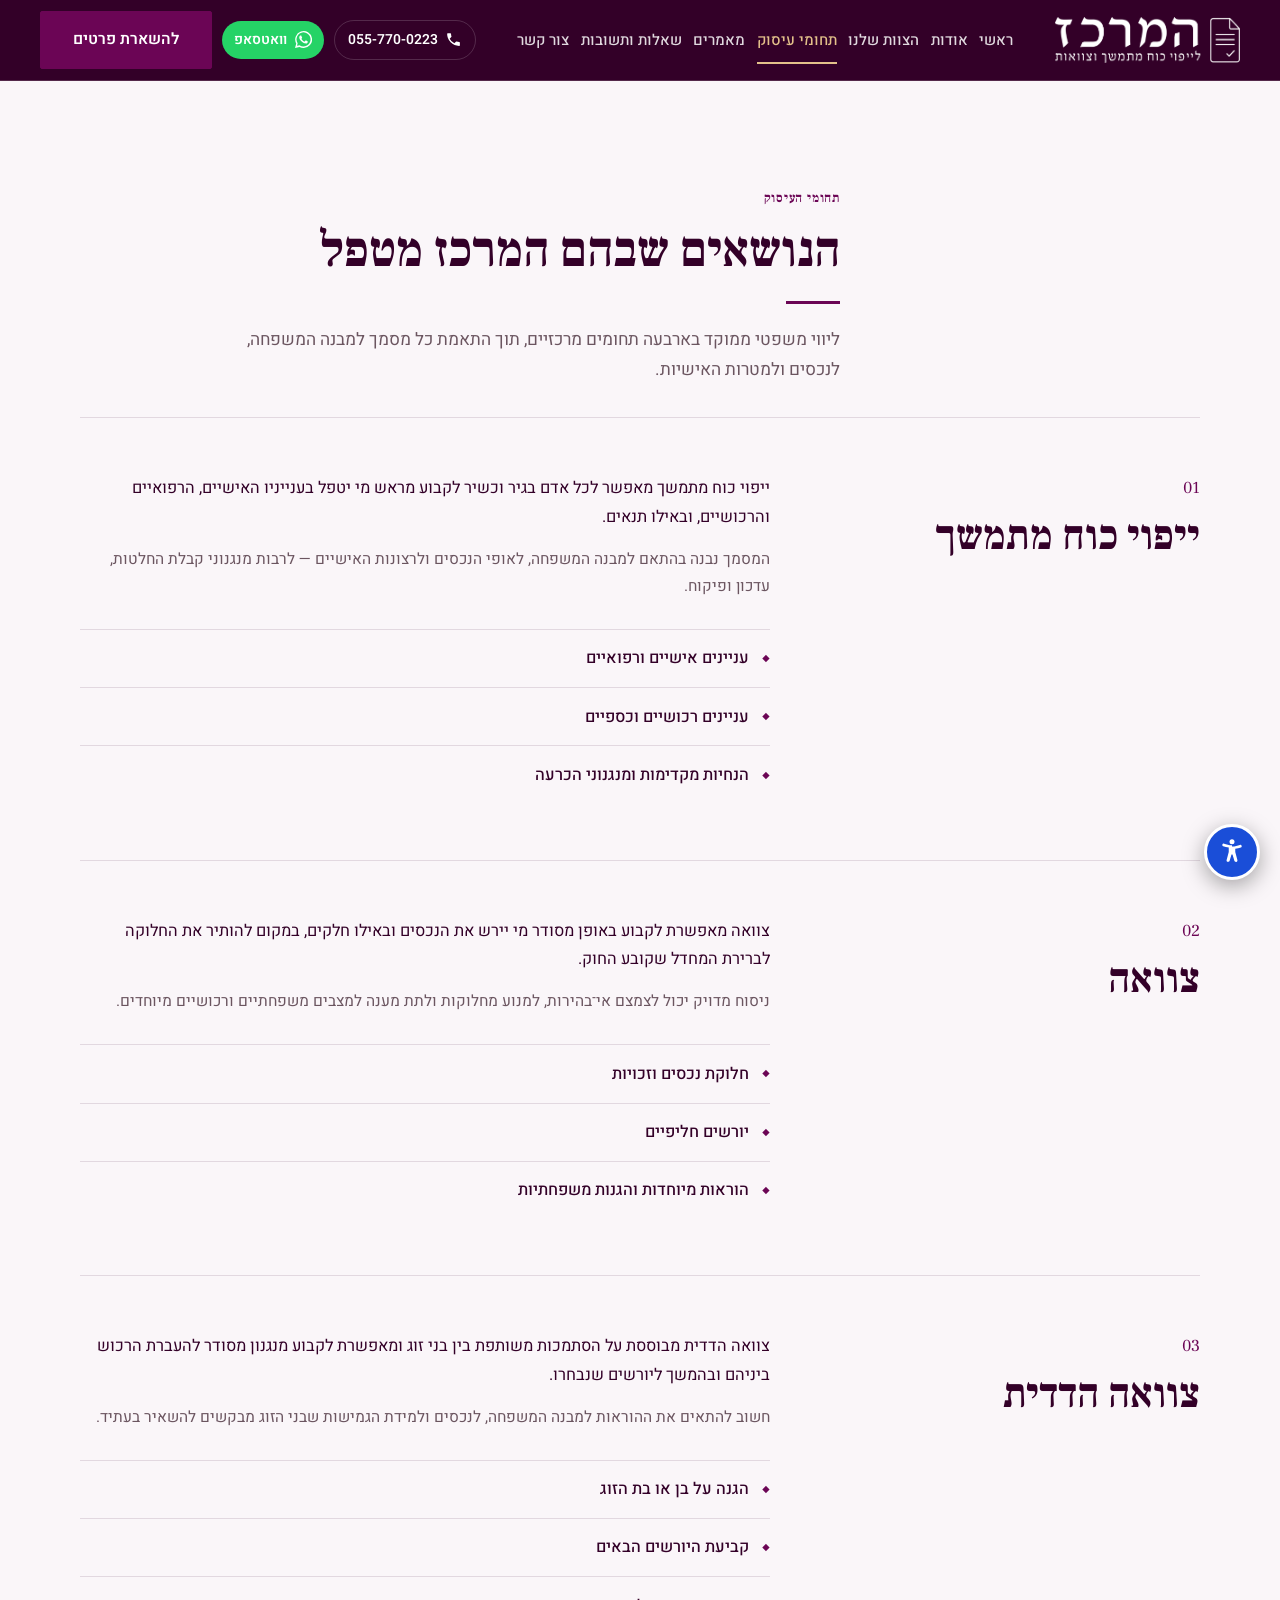
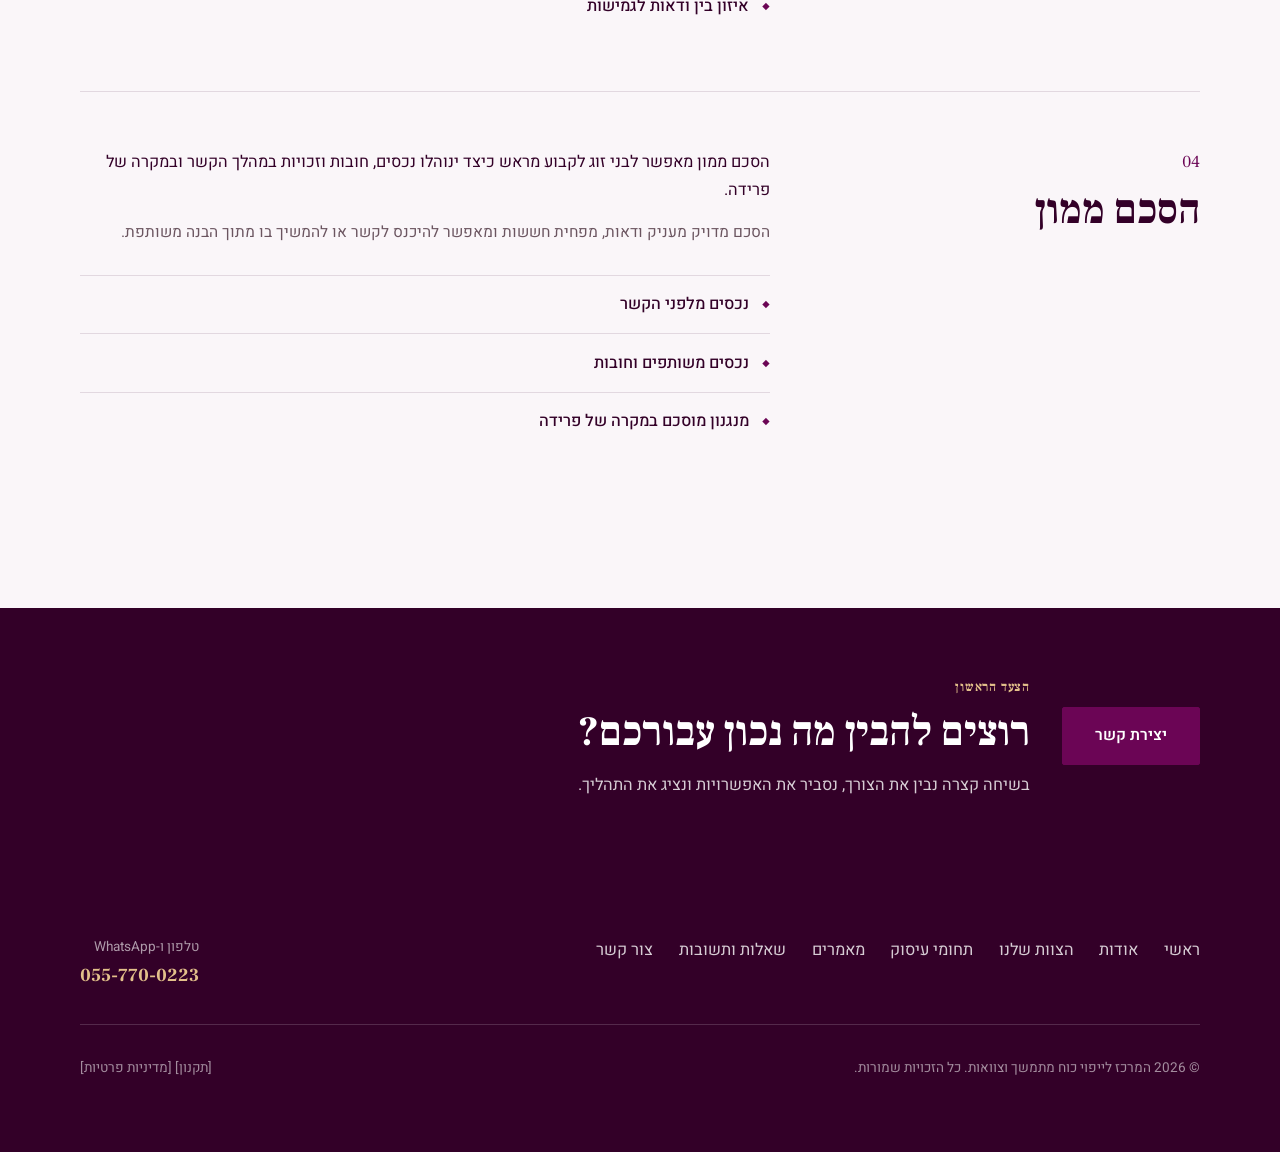
<file: services.html>
<!DOCTYPE html>
<html lang="he" dir="rtl">
<head>
  <meta charset="UTF-8" />
  <meta name="viewport" content="width=device-width, initial-scale=1.0" />
  <title>תחומי עיסוק | המרכז לייפוי כוח מתמשך וצוואות</title>
  <meta name="description" content="ארבעה תחומי ליבה: ייפוי כוח מתמשך, צוואה, צוואה הדדית והסכם ממון — ליווי משפטי ממוקד, תוך התאמת כל מסמך למבנה המשפחה, לנכסים ולמטרות האישיות." />
  <meta name="theme-color" content="#0A3132" />
  <!-- TODO: canonical/OG url — יעודכן עם הדומיין הסופי (טרם ידוע) -->
  <link rel="canonical" href="./" />
  <meta property="og:type" content="website" />
  <meta property="og:site_name" content="המרכז לייפוי כוח מתמשך וצוואות" />
  <meta property="og:title" content="תחומי עיסוק | המרכז לייפוי כוח מתמשך וצוואות" />
  <meta property="og:description" content="ארבעה תחומי ליבה: ייפוי כוח מתמשך, צוואה, צוואה הדדית והסכם ממון — ליווי משפטי ממוקד, תוך התאמת כל מסמך למבנה המשפחה, לנכסים ולמטרות האישיות." />
  <meta property="og:image" content="images/logo-card-2.jpg" />
  <link rel="icon" href="images/logo-card-2.jpg" />
  <link rel="preconnect" href="https://fonts.googleapis.com" />
  <link rel="preconnect" href="https://fonts.gstatic.com" crossorigin />
  <link href="https://fonts.googleapis.com/css2?family=Frank+Ruhl+Libre:wght@500;700;900&family=Heebo:wght@300;400;500;600;700&display=swap" rel="stylesheet" />
  <link rel="stylesheet" href="css/style.css" />

</head>
<body>
  <header class="site-header">
    <div class="wrap nav">
      <a class="nav__logo" href="index.html" aria-label="המרכז לייפוי כוח מתמשך וצוואות — לעמוד הבית">
        <img class="nav__logo-full" src="images/logo-mark.png" alt="" width="185" height="46" />
        <img class="nav__logo-compact" src="images/logo-mark-2.png" alt="" width="188" height="46" />
      </a>
      <nav class="nav__links" aria-label="ניווט ראשי">
        <a href="index.html">ראשי</a>
        <a href="about.html">אודות</a>
        <a href="team.html">הצוות שלנו</a>
        <a href="services.html" class="is-active" aria-current="page">תחומי עיסוק</a>
        <a href="articles.html">מאמרים</a>
        <a href="faq.html">שאלות ותשובות</a>
        <a href="contact.html">צור קשר</a>
      </nav>
      <div class="nav__actions">
        <a class="nav__phone" href="tel:055-770-0223" aria-label="חייגו 055-770-0223">
          <svg viewBox="0 0 24 24" aria-hidden="true"><path d="M6.6 10.8a15.5 15.5 0 0 0 6.6 6.6l2.2-2.2a1 1 0 0 1 1-.24 11.4 11.4 0 0 0 3.6.58 1 1 0 0 1 1 1V20a1 1 0 0 1-1 1A17 17 0 0 1 3 4a1 1 0 0 1 1-1h3.5a1 1 0 0 1 1 1 11.4 11.4 0 0 0 .58 3.6 1 1 0 0 1-.24 1z"/></svg>
          <span>055-770-0223</span>
        </a>
        <a class="nav__wa" href="https://wa.me/972557700223" target="_blank" rel="noopener noreferrer" aria-label="שליחת הודעה בוואטסאפ">
          <svg viewBox="0 0 24 24" aria-hidden="true"><path d="M.06 24l1.7-6.2A11.9 11.9 0 1 1 12 24a11.9 11.9 0 0 1-5.7-1.45L.06 24zM6.6 20.1l.37.22a9.9 9.9 0 1 0-3.4-3.4l.24.38-1 3.66 3.79-.86z"/><path d="M17.5 14.4c-.3-.15-1.76-.87-2.03-.97-.28-.1-.48-.15-.68.15-.2.3-.77.96-.94 1.16-.17.2-.35.22-.65.07-.3-.15-1.25-.46-2.38-1.47-.88-.79-1.48-1.76-1.66-2.06-.17-.3-.02-.46.13-.6.13-.14.3-.35.45-.53.15-.17.2-.3.3-.5.1-.2.05-.37-.03-.52-.07-.15-.67-1.61-.91-2.2-.24-.58-.49-.5-.67-.51h-.57c-.2 0-.52.07-.8.37-.27.3-1.03 1.02-1.03 2.48s1.06 2.87 1.21 3.07c.15.2 2.1 3.2 5.08 4.49.71.3 1.26.49 1.69.62.71.23 1.36.2 1.87.12.57-.09 1.76-.72 2-1.42.25-.69.25-1.28.18-1.41-.08-.13-.28-.2-.58-.35z"/></svg>
          <span>וואטסאפ</span>
        </a>
        <a class="nav__cta btn btn--gold" href="contact.html">להשארת פרטים</a>
      </div>
      <button class="nav__toggle" aria-label="פתיחת תפריט" aria-expanded="false"><span></span><span></span><span></span></button>
    </div>
  </header>
  <main>
    <section class="section section--cream2">
      <div class="wrap">
        <div class="section-head">
          <span class="eyebrow">תחומי העיסוק</span>
          <h1 class="title">הנושאים שבהם המרכז מטפל</h1>
          <hr class="gold-rule" />
          <p class="lead">ליווי משפטי ממוקד בארבעה תחומים מרכזיים, תוך התאמת כל מסמך למבנה המשפחה, לנכסים ולמטרות האישיות.</p>
        </div>
        <div style="margin-top:2rem">
          <article class="practice-item">
            <div class="practice-item__grid">
              <div class="practice-item__body">
                <p>ייפוי כוח מתמשך מאפשר לכל אדם בגיר וכשיר לקבוע מראש מי יטפל בענייניו האישיים, הרפואיים והרכושיים, ובאילו תנאים.</p>
                <p>המסמך נבנה בהתאם למבנה המשפחה, לאופי הנכסים ולרצונות האישיים — לרבות מנגנוני קבלת החלטות, עדכון ופיקוח.</p>
                <ul class="practice-item__list">
                  <li>עניינים אישיים ורפואיים</li>
                  <li>עניינים רכושיים וכספיים</li>
                  <li>הנחיות מקדימות ומנגנוני הכרעה</li>
                </ul>
              </div>
              <div class="practice-item__side">
                <div class="practice-item__num">01</div>
                <h2 class="practice-item__title">ייפוי כוח מתמשך</h2>
              </div>
            </div>
          </article>
          <article class="practice-item">
            <div class="practice-item__grid">
              <div class="practice-item__body">
                <p>צוואה מאפשרת לקבוע באופן מסודר מי יירש את הנכסים ובאילו חלקים, במקום להותיר את החלוקה לברירת המחדל שקובע החוק.</p>
                <p>ניסוח מדויק יכול לצמצם אי־בהירות, למנוע מחלוקות ולתת מענה למצבים משפחתיים ורכושיים מיוחדים.</p>
                <ul class="practice-item__list">
                  <li>חלוקת נכסים וזכויות</li>
                  <li>יורשים חליפיים</li>
                  <li>הוראות מיוחדות והגנות משפחתיות</li>
                </ul>
              </div>
              <div class="practice-item__side">
                <div class="practice-item__num">02</div>
                <h2 class="practice-item__title">צוואה</h2>
              </div>
            </div>
          </article>
          <article class="practice-item">
            <div class="practice-item__grid">
              <div class="practice-item__body">
                <p>צוואה הדדית מבוססת על הסתמכות משותפת בין בני זוג ומאפשרת לקבוע מנגנון מסודר להעברת הרכוש ביניהם ובהמשך ליורשים שנבחרו.</p>
                <p>חשוב להתאים את ההוראות למבנה המשפחה, לנכסים ולמידת הגמישות שבני הזוג מבקשים להשאיר בעתיד.</p>
                <ul class="practice-item__list">
                  <li>הגנה על בן או בת הזוג</li>
                  <li>קביעת היורשים הבאים</li>
                  <li>איזון בין ודאות לגמישות</li>
                </ul>
              </div>
              <div class="practice-item__side">
                <div class="practice-item__num">03</div>
                <h2 class="practice-item__title">צוואה הדדית</h2>
              </div>
            </div>
          </article>
          <article class="practice-item">
            <div class="practice-item__grid">
              <div class="practice-item__body">
                <p>הסכם ממון מאפשר לבני זוג לקבוע מראש כיצד ינוהלו נכסים, חובות וזכויות במהלך הקשר ובמקרה של פרידה.</p>
                <p>הסכם מדויק מעניק ודאות, מפחית חששות ומאפשר להיכנס לקשר או להמשיך בו מתוך הבנה משותפת.</p>
                <ul class="practice-item__list">
                  <li>נכסים מלפני הקשר</li>
                  <li>נכסים משותפים וחובות</li>
                  <li>מנגנון מוסכם במקרה של פרידה</li>
                </ul>
              </div>
              <div class="practice-item__side">
                <div class="practice-item__num">04</div>
                <h2 class="practice-item__title">הסכם ממון</h2>
              </div>
            </div>
          </article>
        </div>
      </div>
    </section>

  <section class="cta-band">
    <div class="wrap cta-band__grid">
      <a class="btn btn--gold" href="contact.html">יצירת קשר</a>
      <div class="cta-band__text">
        <span class="cta-band__eyebrow eyebrow">הצעד הראשון</span>
        <h2>רוצים להבין מה נכון עבורכם?</h2>
        <p>בשיחה קצרה נבין את הצורך, נסביר את האפשרויות ונציג את התהליך.</p>
      </div>
    </div>
  </section>
  </main>
  <footer class="site-footer">
    <div class="wrap">
      <div class="footer__top">
        <nav class="footer__nav" aria-label="ניווט תחתון">
          <a href="index.html">ראשי</a>
          <a href="about.html">אודות</a>
          <a href="team.html">הצוות שלנו</a>
          <a href="services.html">תחומי עיסוק</a>
          <a href="articles.html">מאמרים</a>
          <a href="faq.html">שאלות ותשובות</a>
          <a href="contact.html">צור קשר</a>
        </nav>
        <div>
          <div class="contact-info__label" style="color:rgba(255,255,255,.6)">טלפון ו-WhatsApp</div>
          <a class="footer__phone" href="tel:055-770-0223">055-770-0223</a>
        </div>
      </div>
      <div class="footer__rule"></div>
      <div class="footer__bottom">
        <p>© 2026 המרכז לייפוי כוח מתמשך וצוואות. כל הזכויות שמורות.</p>
        <p class="footer__legal">[<a href="#">תקנון</a>] [<a href="#">מדיניות פרטיות</a>]</p>
      </div>
    </div>
  </footer>
  <script src="js/main.js"></script>
  <script src="accessibility.js" defer></script>
</body>
</html>
</file>
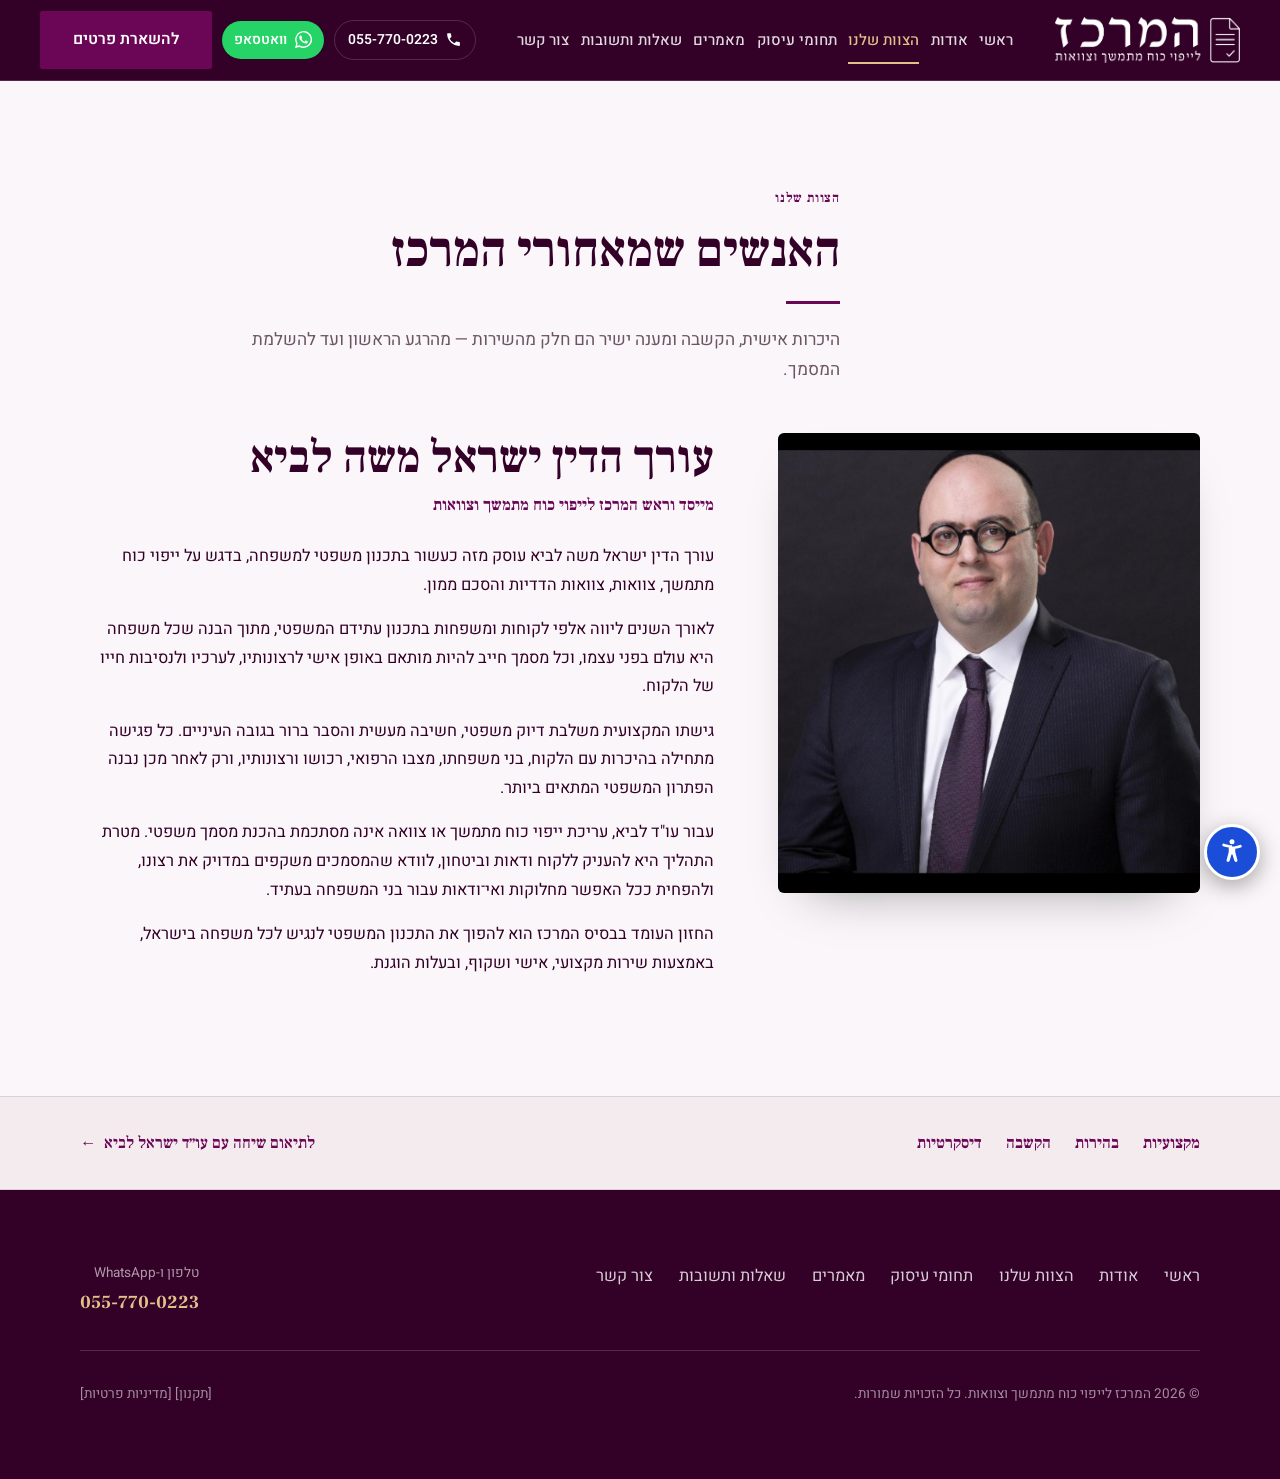
<file: team.html>
<!DOCTYPE html>
<html lang="he" dir="rtl">
<head>
  <meta charset="UTF-8" />
  <meta name="viewport" content="width=device-width, initial-scale=1.0" />
  <title>הצוות שלנו | המרכז לייפוי כוח מתמשך וצוואות</title>
  <meta name="description" content="עורך הדין ישראל משה לביא, מייסד וראש המרכז, עוסק כעשור בתכנון משפטי למשפחה — ייפוי כוח מתמשך, צוואות, צוואות הדדיות והסכם ממון, בליווי אישי ומקצועי." />
  <meta name="theme-color" content="#0A3132" />
  <!-- TODO: canonical/OG url — יעודכן עם הדומיין הסופי (טרם ידוע) -->
  <link rel="canonical" href="./" />
  <meta property="og:type" content="website" />
  <meta property="og:site_name" content="המרכז לייפוי כוח מתמשך וצוואות" />
  <meta property="og:title" content="הצוות שלנו | המרכז לייפוי כוח מתמשך וצוואות" />
  <meta property="og:description" content="עורך הדין ישראל משה לביא, מייסד וראש המרכז, עוסק כעשור בתכנון משפטי למשפחה — ייפוי כוח מתמשך, צוואות, צוואות הדדיות והסכם ממון, בליווי אישי ומקצועי." />
  <meta property="og:image" content="images/logo-card-2.jpg" />
  <link rel="icon" href="images/logo-card-2.jpg" />
  <link rel="preconnect" href="https://fonts.googleapis.com" />
  <link rel="preconnect" href="https://fonts.gstatic.com" crossorigin />
  <link href="https://fonts.googleapis.com/css2?family=Frank+Ruhl+Libre:wght@500;700;900&family=Heebo:wght@300;400;500;600;700&display=swap" rel="stylesheet" />
  <link rel="stylesheet" href="css/style.css" />

</head>
<body>
  <header class="site-header">
    <div class="wrap nav">
      <a class="nav__logo" href="index.html" aria-label="המרכז לייפוי כוח מתמשך וצוואות — לעמוד הבית">
        <img class="nav__logo-full" src="images/logo-mark.png" alt="" width="185" height="46" />
        <img class="nav__logo-compact" src="images/logo-mark-2.png" alt="" width="188" height="46" />
      </a>
      <nav class="nav__links" aria-label="ניווט ראשי">
        <a href="index.html">ראשי</a>
        <a href="about.html">אודות</a>
        <a href="team.html" class="is-active" aria-current="page">הצוות שלנו</a>
        <a href="services.html">תחומי עיסוק</a>
        <a href="articles.html">מאמרים</a>
        <a href="faq.html">שאלות ותשובות</a>
        <a href="contact.html">צור קשר</a>
      </nav>
      <div class="nav__actions">
        <a class="nav__phone" href="tel:055-770-0223" aria-label="חייגו 055-770-0223">
          <svg viewBox="0 0 24 24" aria-hidden="true"><path d="M6.6 10.8a15.5 15.5 0 0 0 6.6 6.6l2.2-2.2a1 1 0 0 1 1-.24 11.4 11.4 0 0 0 3.6.58 1 1 0 0 1 1 1V20a1 1 0 0 1-1 1A17 17 0 0 1 3 4a1 1 0 0 1 1-1h3.5a1 1 0 0 1 1 1 11.4 11.4 0 0 0 .58 3.6 1 1 0 0 1-.24 1z"/></svg>
          <span>055-770-0223</span>
        </a>
        <a class="nav__wa" href="https://wa.me/972557700223" target="_blank" rel="noopener noreferrer" aria-label="שליחת הודעה בוואטסאפ">
          <svg viewBox="0 0 24 24" aria-hidden="true"><path d="M.06 24l1.7-6.2A11.9 11.9 0 1 1 12 24a11.9 11.9 0 0 1-5.7-1.45L.06 24zM6.6 20.1l.37.22a9.9 9.9 0 1 0-3.4-3.4l.24.38-1 3.66 3.79-.86z"/><path d="M17.5 14.4c-.3-.15-1.76-.87-2.03-.97-.28-.1-.48-.15-.68.15-.2.3-.77.96-.94 1.16-.17.2-.35.22-.65.07-.3-.15-1.25-.46-2.38-1.47-.88-.79-1.48-1.76-1.66-2.06-.17-.3-.02-.46.13-.6.13-.14.3-.35.45-.53.15-.17.2-.3.3-.5.1-.2.05-.37-.03-.52-.07-.15-.67-1.61-.91-2.2-.24-.58-.49-.5-.67-.51h-.57c-.2 0-.52.07-.8.37-.27.3-1.03 1.02-1.03 2.48s1.06 2.87 1.21 3.07c.15.2 2.1 3.2 5.08 4.49.71.3 1.26.49 1.69.62.71.23 1.36.2 1.87.12.57-.09 1.76-.72 2-1.42.25-.69.25-1.28.18-1.41-.08-.13-.28-.2-.58-.35z"/></svg>
          <span>וואטסאפ</span>
        </a>
        <a class="nav__cta btn btn--gold" href="contact.html">להשארת פרטים</a>
      </div>
      <button class="nav__toggle" aria-label="פתיחת תפריט" aria-expanded="false"><span></span><span></span><span></span></button>
    </div>
  </header>
  <main>
    <section class="section section--cream2">
      <div class="wrap">
        <div class="section-head">
          <span class="eyebrow">הצוות שלנו</span>
          <h1 class="title">האנשים שמאחורי המרכז</h1>
          <hr class="gold-rule" />
          <p class="lead">היכרות אישית, הקשבה ומענה ישיר הם חלק מהשירות — מהרגע הראשון ועד להשלמת המסמך.</p>
        </div>
        <div class="attorney" style="margin-top:3rem">
          <div class="attorney__media"><img src="images/attorney-israel-lavi.jpg" alt="עורך הדין ישראל משה לביא, מייסד וראש המרכז לייפוי כוח מתמשך וצוואות" width="480" height="520" /></div>
          <div class="attorney__body">
            <h2 class="attorney__name">עורך הדין ישראל משה לביא</h2>
            <div class="attorney__role">מייסד וראש המרכז לייפוי כוח מתמשך וצוואות</div>
            <p>עורך הדין ישראל משה לביא עוסק מזה כעשור בתכנון משפטי למשפחה, בדגש על ייפוי כוח מתמשך, צוואות, צוואות הדדיות והסכם ממון.</p>
            <p>לאורך השנים ליווה אלפי לקוחות ומשפחות בתכנון עתידם המשפטי, מתוך הבנה שכל משפחה היא עולם בפני עצמו, וכל מסמך חייב להיות מותאם באופן אישי לרצונותיו, לערכיו ולנסיבות חייו של הלקוח.</p>
            <p>גישתו המקצועית משלבת דיוק משפטי, חשיבה מעשית והסבר ברור בגובה העיניים. כל פגישה מתחילה בהיכרות עם הלקוח, בני משפחתו, מצבו הרפואי, רכושו ורצונותיו, ורק לאחר מכן נבנה הפתרון המשפטי המתאים ביותר.</p>
            <p>עבור עו"ד לביא, עריכת ייפוי כוח מתמשך או צוואה אינה מסתכמת בהכנת מסמך משפטי. מטרת התהליך היא להעניק ללקוח ודאות וביטחון, לוודא שהמסמכים משקפים במדויק את רצונו, ולהפחית ככל האפשר מחלוקות ואי־ודאות עבור בני המשפחה בעתיד.</p>
            <p>החזון העומד בבסיס המרכז הוא להפוך את התכנון המשפטי לנגיש לכל משפחה בישראל, באמצעות שירות מקצועי, אישי ושקוף, ובעלות הוגנת.</p>
          </div>
        </div>
      </div>
    </section>

    <section class="team-banner">
      <div class="wrap team-banner__inner">
        <div class="team-banner__tags">
          <span>מקצועיות</span><span>בהירות</span><span>הקשבה</span><span>דיסקרטיות</span>
        </div>
        <a class="link-gold link-arrow" href="contact.html">לתיאום שיחה עם עו״ד ישראל לביא <span aria-hidden="true">←</span></a>
      </div>
    </section>
  </main>
  <footer class="site-footer">
    <div class="wrap">
      <div class="footer__top">
        <nav class="footer__nav" aria-label="ניווט תחתון">
          <a href="index.html">ראשי</a>
          <a href="about.html">אודות</a>
          <a href="team.html">הצוות שלנו</a>
          <a href="services.html">תחומי עיסוק</a>
          <a href="articles.html">מאמרים</a>
          <a href="faq.html">שאלות ותשובות</a>
          <a href="contact.html">צור קשר</a>
        </nav>
        <div>
          <div class="contact-info__label" style="color:rgba(255,255,255,.6)">טלפון ו-WhatsApp</div>
          <a class="footer__phone" href="tel:055-770-0223">055-770-0223</a>
        </div>
      </div>
      <div class="footer__rule"></div>
      <div class="footer__bottom">
        <p>© 2026 המרכז לייפוי כוח מתמשך וצוואות. כל הזכויות שמורות.</p>
        <p class="footer__legal">[<a href="#">תקנון</a>] [<a href="#">מדיניות פרטיות</a>]</p>
      </div>
    </div>
  </footer>
  <script src="js/main.js"></script>
  <script src="accessibility.js" defer></script>
</body>
</html>
</file>
<file: css/style.css>
/* ============================================================
   המרכז לייפוי כוח מתמשך וצוואות — Design System
   Palette sampled from approved design references.
   ============================================================ */
:root {
  /* Palette adopted from goldfarb.com — deep plum + magenta accent + champagne accent + light lavender. */
  --green: #330028;            /* dark surface (header/footer/hero/stats/cta) + headings */
  --green-800: #6b0555;        /* magenta — dark-surface hover / gradient partner */
  --gold: #6b0555;             /* brand accent (readable on light surfaces) */
  --gold-soft: #7d1466;        /* accent hover */
  --champagne: #e3c08a;        /* warm accent for text on the dark plum surfaces */
  --cream: #f4ebef;            /* light lavender section background */
  --cream-2: #faf6f9;          /* lightest background */
  --card: #fffdfe;             /* card background */
  --white: #FFFFFF;
  --ink: #330028;              /* body text (Goldfarb text colour) */
  --muted: #6b5560;            /* muted plum-grey text */
  --line: rgba(51, 0, 40, 0.12);
  --line-dark: rgba(255, 255, 255, 0.16);
  --serif: 'Frank Ruhl Libre', 'Times New Roman', serif;
  --sans: 'Heebo', 'Assistant', system-ui, sans-serif;
  --wrap: 1200px;
  --ease: cubic-bezier(0.22, 1, 0.36, 1);
}

*, *::before, *::after { box-sizing: border-box; margin: 0; padding: 0; }

html { scroll-behavior: smooth; -webkit-text-size-adjust: 100%; }

body {
  font-family: var(--sans);
  background: var(--cream-2);
  color: var(--ink);
  line-height: 1.75;
  font-size: 1.02rem;
  overflow-x: hidden;
  -webkit-font-smoothing: antialiased;
}

img { display: block; max-width: 100%; height: auto; }
a { color: inherit; text-decoration: none; }
ul { list-style: none; }

h1, h2, h3, h4 { font-family: var(--serif); font-weight: 700; color: var(--green); line-height: 1.15; }

.wrap { width: 100%; max-width: var(--wrap); margin-inline: auto; padding-inline: clamp(1.25rem, 4vw, 2.5rem); }

/* ---------- shared helpers ---------- */
.eyebrow {
  font-family: var(--serif);
  font-weight: 700;
  color: var(--gold);
  font-size: 0.82rem;
  letter-spacing: 0.06em;
}
.section { padding-block: clamp(3.5rem, 8vw, 7rem); }
.section--cream { background: var(--cream); }
.section--cream2 { background: var(--cream-2); }
.section-head { max-width: 760px; margin-inline-start: auto; text-align: start; }
.section-head .title { font-size: clamp(1.9rem, 4.5vw, 3.1rem); margin-top: 0.7rem; }
.gold-rule { width: 54px; height: 3px; background: var(--gold); border: 0; margin: 1.3rem 0; }
.lead { color: var(--muted); font-size: 1.08rem; max-width: 60ch; }
.text-center { text-align: center; }

/* ---------- buttons ---------- */
.btn {
  display: inline-flex; align-items: center; justify-content: center; gap: 0.5rem;
  font-family: var(--sans); font-weight: 600; font-size: 0.98rem;
  padding: 0.9rem 2rem; border-radius: 2px; cursor: pointer; border: 1px solid transparent;
  transition: transform 0.3s var(--ease), background 0.25s, color 0.25s, box-shadow 0.25s;
}
.btn--gold { background: var(--gold); color: var(--green); border-color: var(--gold); }
.btn--gold:hover { background: var(--gold-soft); transform: translateY(-2px); box-shadow: 0 12px 26px -14px rgba(107, 5, 85, 0.55); }
.btn--dark { background: var(--green); color: var(--white); border-color: var(--green); width: 100%; }
.btn--dark:hover { background: var(--green-800); }
.btn--outline { background: transparent; border-color: var(--gold); color: var(--green); }
.btn--outline:hover { background: var(--gold); }
.link-gold { color: var(--gold); font-weight: 600; font-family: var(--serif); }
.link-gold:hover { color: var(--green); }
.link-arrow { display: inline-flex; align-items: center; gap: 0.5rem; }

/* ============================================================
   HEADER / NAV
   ============================================================ */
.site-header .wrap { max-width: 1340px; }
.site-header {
  position: sticky; top: 0; z-index: 100;
  background: var(--green);
  border-bottom: 1px solid var(--line-dark);
}
.nav { display: flex; align-items: center; justify-content: space-between; gap: 1rem; min-height: 80px; }
/* flex-shrink would squeeze the wordmark once the bar fills up. */
.nav__logo { flex: 0 0 auto; }
.nav__logo img { height: 46px; width: auto; border-radius: 3px; }
/* Desktop carries the full wordmark including "לייפוי כוח מתמשך וצוואות";
   a phone gets the compact mark, which drops the subtitle and the width
   the bar no longer has to spare. */
.nav__logo-compact { display: none; }
.nav__links { display: flex; align-items: center; gap: clamp(0.45rem, 0.9vw, 1rem); }
.nav__links a { white-space: nowrap; }
.nav__links a {
  color: rgba(255, 255, 255, 0.85); font-size: 0.94rem; font-weight: 500;
  padding: 0.4rem 0; position: relative; transition: color 0.2s;
}
.nav__links a:hover, .nav__links a.is-active { color: var(--gold); }
.nav__links a.is-active::after {
  content: ''; position: absolute; inset-inline: 0; bottom: -4px; height: 2px; background: var(--gold);
}
.nav__actions { display: flex; align-items: center; gap: 0.6rem; }
.nav__cta { display: inline-flex; white-space: nowrap; }
.nav__phone, .nav__wa {
  display: inline-flex; align-items: center; gap: 0.45rem;
  border-radius: 999px; padding: 0.45rem 0.8rem;
  font-size: 0.87rem; font-weight: 600; white-space: nowrap;
  transition: background 0.2s, color 0.2s, opacity 0.2s;
}
.nav__phone svg, .nav__wa svg { width: 17px; height: 17px; fill: currentColor; flex: 0 0 auto; }
.nav__phone { color: #fff; border: 1px solid var(--line-dark); }
.nav__phone:hover { background: rgba(255,255,255,0.1); }
.nav__wa { background: #25D366; color: #fff; }
.nav__wa:hover { opacity: 0.88; }
.nav__toggle {
  display: none; flex-direction: column; gap: 5px; background: none; border: 0; cursor: pointer; padding: 8px;
}
.nav__toggle span { width: 26px; height: 2px; background: #fff; border-radius: 2px; transition: transform 0.3s, opacity 0.2s; }

/* Between a laptop and a wide screen the bar has room for the pages OR for the
   contact labels, not both — the pages win, and the phone and WhatsApp keep
   their icons. */
@media (max-width: 1240px) {
  .nav__phone span, .nav__wa span { display: none; }
  .nav__phone, .nav__wa { padding: 0.5rem; }
  .nav__phone svg, .nav__wa svg { width: 19px; height: 19px; }
}

/* Desktop keeps the full row. Below it the links collapse behind the toggle,
   while the phone and WhatsApp stay in the bar as icons — those are the two
   things a visitor on a phone actually needs within reach. */
@media (max-width: 1040px) {
  .nav { gap: 0.6rem; min-height: 0; padding-block: 0.85rem; }
  .nav__logo img { height: 44px; }
  .nav__toggle { display: flex; }
  .nav__actions { gap: 0.45rem; }
  .nav__phone span, .nav__wa span { display: none; }
  .nav__phone, .nav__wa { padding: 0.5rem; }
  .nav__phone svg, .nav__wa svg { width: 19px; height: 19px; }
  .nav__cta { padding: 0.55rem 1.1rem; font-size: 0.9rem; }

  .nav__links { display: none; }
  .site-header.open .nav__links {
    display: flex; position: absolute; inset-inline: 0; top: 100%;
    flex-direction: column; align-items: stretch; gap: 0;
    background: var(--green); border-top: 1px solid var(--line-dark);
    border-bottom: 1px solid var(--line-dark); padding: 0.5rem 0 1rem; z-index: 60;
  }
  .site-header.open .nav__links a { padding: 0.9rem clamp(1.25rem, 4vw, 2.5rem); font-size: 1rem; }
  .site-header.open .nav__toggle span:nth-child(1) { transform: translateY(7px) rotate(45deg); }
  .site-header.open .nav__toggle span:nth-child(2) { opacity: 0; }
  .site-header.open .nav__toggle span:nth-child(3) { transform: translateY(-7px) rotate(-45deg); }
}

/* On a phone the bar carries logo, phone, WhatsApp and the toggle — the
   "להשארת פרטים" button would overflow the row, and צור קשר is in the menu. */
@media (max-width: 768px) {
  .nav__logo-full { display: none; }
  .nav__logo-compact { display: block; }
}

@media (max-width: 620px) {
  .nav__cta { display: none; }
}

/* ============================================================
   HERO (home)
   ============================================================ */
.hero { background: var(--green); color: #fff; padding-block: clamp(3rem, 6vw, 5.5rem); }
.hero__grid { display: grid; grid-template-columns: 1fr; gap: clamp(2rem, 5vw, 4rem); align-items: center; }
.hero__content { max-width: 900px; }
.hero__eyebrow { color: var(--gold); }
.hero h1 { color: #fff; font-size: clamp(2.2rem, 5vw, 3.7rem); margin-top: 1rem; }
.hero h1 .accent { color: var(--gold); display: block; margin-top: 0.4rem; }
.hero__sub { color: rgba(255,255,255,0.82); margin-top: 1.6rem; font-size: 1.06rem; max-width: 54ch; }
.hero__actions { display: flex; flex-wrap: wrap; align-items: center; gap: 1.5rem; margin-top: 2.2rem; }
.hero__media { position: relative; }
.hero__media img { width: 100%; border-radius: 6px; box-shadow: 0 30px 60px -30px rgba(0,0,0,0.6); object-fit: cover; }
.hero__frame { position: relative; }
.hero__frame::after {
  content: ''; position: absolute; inset: 14px -14px -14px 14px; border: 1px solid var(--gold); border-radius: 6px; z-index: -1;
}

/* ---------- stats ---------- */
.stats { background: var(--cream); }
.stats__box {
  background: var(--green); color: #fff; border-radius: 6px; padding: clamp(1.8rem, 4vw, 3rem);
  max-width: 720px; margin-inline: auto;
}
.stats__label { color: var(--gold); font-family: var(--serif); font-weight: 700; font-size: 0.85rem; }
.stats__grid { display: grid; grid-template-columns: 1fr 1fr; gap: 0; margin-top: 1.6rem; }
.stat { padding: 1.6rem 0.5rem; border-top: 1px solid var(--line-dark); }
.stat:nth-child(odd) { padding-inline-start: 1.6rem; border-inline-start: 1px solid var(--line-dark); }
.stat__num { font-family: var(--serif); font-weight: 700; color: var(--gold); font-size: clamp(2.4rem, 6vw, 3.4rem); line-height: 1; }
.stat__txt { color: rgba(255,255,255,0.82); font-size: 0.9rem; margin-top: 0.6rem; }
.stats__note { color: rgba(255,255,255,0.5); font-size: 0.78rem; margin-top: 1.4rem; text-align: start; }

/* ============================================================
   CTA BAND
   ============================================================ */
.cta-band { background: var(--green); color: #fff; padding-block: clamp(2.5rem, 5vw, 4rem); }
.cta-band__grid { display: grid; grid-template-columns: auto 1fr; align-items: center; gap: 2rem; }
.cta-band__text { text-align: start; }
.cta-band__eyebrow { color: var(--gold); }
.cta-band h2 { color: #fff; font-size: clamp(1.6rem, 3.5vw, 2.6rem); margin-top: 0.5rem; }
.cta-band p { color: rgba(255,255,255,0.8); margin-top: 0.9rem; }

/* ============================================================
   ABOUT — principles (numbered columns)
   ============================================================ */
/* The four principles read as one centred unit — heading included. */
.principles-head { max-width: 760px; margin-inline: auto; text-align: center; }
.principles { display: grid; grid-template-columns: repeat(4, 1fr); gap: 0; margin-top: 3rem; }
.principle { padding: 0 clamp(1rem, 2vw, 1.8rem); text-align: center; border-inline-start: 1px solid var(--line); }
.principle:first-child { border-inline-start: 0; }
.principle__num { font-family: var(--serif); color: var(--gold); font-size: 1rem; }
.principle h3 { font-size: clamp(1.65rem, 2.4vw, 1.85rem); margin: 1rem 0 0.75rem; }
.principle p { color: var(--muted); font-size: 0.95rem; }

/* generic prose section */
.prose-block { max-width: 820px; margin-inline-start: 0; }
.prose-block h3 { color: var(--green); font-size: 1.5rem; margin: 2.2rem 0 0.6rem; }
.prose-block p { color: var(--ink); margin-bottom: 1.1rem; }
.about__media img { width: 100%; border-radius: 6px; }
.about__grid { display: grid; grid-template-columns: 1fr 1fr; gap: clamp(2rem, 5vw, 4rem); align-items: start; }

/* ============================================================
   PRACTICE (services)
   ============================================================ */
.practice-item { padding-block: clamp(2.5rem, 5vw, 3.5rem); border-top: 1px solid var(--line); }
/* Title column leads on the right, where a Hebrew reader starts. */
.practice-item__grid { display: grid; grid-template-columns: 0.55fr 1fr; gap: clamp(1.5rem, 4vw, 3.5rem); align-items: start; }
.practice-item__side { order: -1; }
.practice-item__side { text-align: start; }
.practice-item__num { font-family: var(--serif); color: var(--gold); font-size: 1.05rem; }
.practice-item__title { font-size: clamp(1.8rem, 3.5vw, 2.6rem); margin-top: 0.6rem; }
.practice-item__body p { color: var(--ink); }
.practice-item__body p + p { color: var(--muted); margin-top: 0.9rem; font-size: 0.97rem; }
.practice-item__list { margin-top: 1.8rem; }
.practice-item__list li {
  display: flex; align-items: center; gap: 0.8rem; justify-content: flex-start;
  padding: 0.9rem 0; border-top: 1px solid var(--line); color: var(--green); font-weight: 500;
}
.practice-item__list li::before { content: '◆'; color: var(--gold); font-size: 0.6rem; }

/* ============================================================
   TEAM
   ============================================================ */
.attorney { display: grid; grid-template-columns: 0.8fr 1.2fr; gap: clamp(2rem, 5vw, 4rem); align-items: start; }
.attorney__media img { width: 100%; border-radius: 6px; box-shadow: 0 24px 50px -30px rgba(0,0,0,0.4); }
.attorney__name { font-size: clamp(1.9rem, 4vw, 2.8rem); }
.attorney__role { color: var(--gold); font-family: var(--serif); font-weight: 700; margin-top: 0.4rem; margin-bottom: 1.4rem; }
.attorney__body p { color: var(--ink); margin-bottom: 1rem; }
.team-banner { background: var(--cream); border-block: 1px solid var(--line); }
.team-banner__inner { display: flex; align-items: center; justify-content: space-between; gap: 1.5rem; flex-wrap: wrap; padding-block: 2rem; }
.team-banner__tags { display: flex; flex-wrap: wrap; gap: 1.5rem; }
.team-banner__tags span { color: var(--gold); font-family: var(--serif); font-weight: 700; }

/* ============================================================
   ARTICLES
   ============================================================ */
.article-cards { display: grid; grid-template-columns: repeat(3, 1fr); gap: 1.8rem; margin-top: 3rem; }
.article-card {
  background: var(--card); border: 1px solid var(--line); border-radius: 6px; overflow: hidden;
  display: flex; flex-direction: column; transition: transform 0.35s var(--ease), box-shadow 0.35s;
}
.article-card:hover { transform: translateY(-5px); box-shadow: 0 26px 50px -30px rgba(51,0,40,0.35); }
.article-card__img { aspect-ratio: 16 / 10; overflow: hidden; }
.article-card__img img { width: 100%; height: 100%; object-fit: cover; }
.article-card__body { padding: 1.5rem 1.5rem 1.7rem; display: flex; flex-direction: column; flex: 1; }
.article-card__read { color: var(--gold); font-size: 0.8rem; font-weight: 600; }
.article-card__title { font-size: 1.25rem; margin: 0.6rem 0 1rem; line-height: 1.35; }
.article-card__more { margin-top: auto; color: var(--green); font-weight: 600; }
.article-card:hover .article-card__more { color: var(--gold); }

/* article page */
.article-hero { background: var(--green); color: #fff; padding-block: clamp(2.8rem, 5vw, 4.5rem); }
.article-hero .eyebrow { color: var(--gold); }
.article-hero h1 { color: #fff; font-size: clamp(1.9rem, 4vw, 3rem); margin-top: 0.8rem; max-width: 22ch; }
.article-hero__read { color: rgba(255,255,255,0.8); margin-top: 1rem; }
.article-figure { margin: 0 auto; max-width: 900px; }
.article-figure img { width: 100%; border-radius: 6px; margin-top: -3.5rem; box-shadow: 0 24px 50px -30px rgba(0,0,0,0.4); }
.article-body { max-width: 760px; margin-inline: auto; }
.article-body h2 { color: var(--green); font-size: clamp(1.4rem, 3vw, 1.9rem); margin: 2.4rem 0 0.8rem; }
.article-body p { color: var(--ink); margin-bottom: 1.15rem; }
.article-body strong { color: var(--green); font-weight: 700; }
.article-body ul { margin: 0 0 1.3rem; }
.article-body li {
  position: relative; padding-inline-start: 1.5rem; margin-bottom: 0.6rem; color: var(--ink);
}
.article-body li::before { content: '◆'; position: absolute; inset-inline-start: 0; top: 0.55rem; color: var(--gold); font-size: 0.6rem; }
.compare-table { width: 100%; border-collapse: collapse; margin: 1.5rem 0 2rem; font-size: 0.98rem; }
.compare-table caption { text-align: start; font-family: var(--serif); font-weight: 700; color: var(--green); margin-bottom: 0.8rem; font-size: 1.2rem; }
.compare-table th { background: var(--green); color: #fff; font-family: var(--serif); padding: 0.9rem 1rem; text-align: start; }
.compare-table td { padding: 0.9rem 1rem; border-bottom: 1px solid var(--line); color: var(--ink); vertical-align: top; }
.compare-table tr:nth-child(even) td { background: var(--cream); }
.article-consult {
  background: var(--cream); border: 1px solid var(--line); border-radius: 6px;
  padding: clamp(1.8rem, 4vw, 2.6rem); margin-top: 3rem;
}
.article-consult h2 { margin-bottom: 0.8rem; }
.article-consult p { color: var(--ink); margin-bottom: 1rem; }

/* ============================================================
   FAQ
   ============================================================ */
.faq { max-width: 820px; margin-inline: auto; margin-top: 2.5rem; border-top: 1px solid var(--line); }
.faq__item { border-bottom: 1px solid var(--line); }
.faq__q {
  width: 100%; background: none; border: 0; cursor: pointer; text-align: start;
  display: flex; align-items: center; justify-content: space-between; gap: 1rem;
  padding: 1.4rem 0; font-family: var(--serif); font-weight: 700; color: var(--green); font-size: 1.15rem;
}
.faq__q .icon { color: var(--gold); font-size: 1.5rem; transition: transform 0.3s; flex: none; }
.faq__q[aria-expanded="true"] .icon { transform: rotate(45deg); }
.faq__a { overflow: hidden; max-height: 0; transition: max-height 0.35s var(--ease); }
.faq__a p { color: var(--muted); padding-bottom: 1.4rem; }

/* ============================================================
   CONTACT
   ============================================================ */
.contact__grid { display: grid; grid-template-columns: 1.15fr 0.85fr; gap: clamp(2rem, 5vw, 4rem); align-items: start; }
.contact-card { background: var(--cream); border: 1px solid var(--line); border-radius: 6px; padding: clamp(1.8rem, 4vw, 2.6rem); }
.contact-card h2 { font-size: clamp(1.6rem, 3.2vw, 2.2rem); margin-top: 0.5rem; }
.field { margin-top: 1.2rem; }
.field label { display: block; font-size: 0.85rem; color: var(--muted); margin-bottom: 0.4rem; font-weight: 600; }
.field input, .field select, .field textarea {
  width: 100%; font-family: var(--sans); font-size: 1rem; color: var(--ink); background: #fff;
  border: 1px solid var(--line); border-radius: 3px; padding: 0.8rem 0.9rem; transition: border-color 0.2s;
}
.field input:focus, .field select:focus, .field textarea:focus { outline: none; border-color: var(--gold); box-shadow: 0 0 0 3px rgba(107,5,85,0.18); }
.field textarea { min-height: 120px; resize: vertical; }
.field-row { display: grid; grid-template-columns: 1fr 1fr; gap: 1.2rem; }
.field.invalid input, .field.invalid select { border-color: #b3453a; }
.field__err { color: #b3453a; font-size: 0.8rem; margin-top: 0.3rem; display: none; }
.field.invalid .field__err { display: block; }
.form-note { color: var(--muted); font-size: 0.82rem; margin-top: 0.9rem; }
.contact-info__item { padding: 1.3rem 0; border-top: 1px solid var(--line); }
.contact-info__item:first-of-type { border-top: 0; }
.contact-info__label { color: var(--muted); font-size: 0.85rem; }
.contact-info__value { color: var(--green); font-family: var(--serif); font-weight: 700; font-size: 1.2rem; margin-top: 0.2rem; }
.after-box { background: var(--cream); border: 1px solid var(--line); border-radius: 6px; padding: 1.6rem; margin-top: 1.8rem; }
.after-box h3 { font-size: 1.2rem; margin-bottom: 0.9rem; }
.after-step { display: flex; gap: 0.9rem; padding: 0.5rem 0; align-items: baseline; }
.after-step span { font-family: var(--serif); color: var(--gold); font-weight: 700; }

/* ============================================================
   FOOTER
   ============================================================ */
.site-footer { background: var(--green); color: rgba(255,255,255,0.8); padding-block: clamp(3rem, 6vw, 4.5rem); }
.footer__top { display: flex; flex-wrap: wrap; gap: 2rem; justify-content: space-between; align-items: flex-start; }
.footer__logo img { height: 66px; width: auto; border-radius: 3px; }
.footer__nav { display: flex; flex-wrap: wrap; gap: 0.8rem 1.6rem; }
.footer__nav a { color: rgba(255,255,255,0.8); }
.footer__nav a:hover { color: var(--gold); }
.footer__phone { color: var(--gold); font-family: var(--serif); font-weight: 700; font-size: 1.15rem; }
.footer__rule { height: 1px; background: var(--line-dark); margin-block: 2rem; }
.footer__bottom { display: flex; flex-wrap: wrap; justify-content: space-between; gap: 0.8rem; font-size: 0.85rem; color: rgba(255,255,255,0.55); }
.footer__legal a { color: rgba(255,255,255,0.55); }
.footer__legal a:hover { color: var(--gold); }

/* ============================================================
   RESPONSIVE
   ============================================================ */
@media (max-width: 900px) {
  .hero__grid { grid-template-columns: 1fr; }
  .hero__media { order: -1; }
  .about__grid, .contact__grid, .attorney { grid-template-columns: 1fr; }
  /* One column: the number + title must lead, otherwise each heading reads as
     if it belongs to the block below it and the last one ("הסכמי ממון") looks
     like an empty section. */
  .practice-item__grid { grid-template-columns: 1fr; }
  .practice-item__title { margin-bottom: 1.4rem; }
  .principles { grid-template-columns: 1fr 1fr; gap: 2rem 0; }
  .article-cards { grid-template-columns: 1fr 1fr; }
  .cta-band__grid { grid-template-columns: 1fr; }
}
@media (max-width: 620px) {
  .article-cards { grid-template-columns: 1fr; }
  .principles { grid-template-columns: 1fr; }
  .principle { border-inline-start: 0; border-top: 1px solid var(--line); padding-top: 1.5rem; }
  .principle:first-child { border-top: 0; }
  .field-row { grid-template-columns: 1fr; }
  .stats__grid { grid-template-columns: 1fr; }
  .stat:nth-child(odd) { border-inline-start: 0; padding-inline-start: 0.5rem; }
}

/* ============================================================
   Goldfarb palette — accent by context (colours only, no layout).
   The magenta brand accent reads on the light content sections;
   the champagne accent is used where accents sit on the dark
   plum surfaces (hero / stats / CTA / footer / nav).
   ============================================================ */
.btn--gold { color: var(--white); }
.hero__eyebrow,
.hero h1 .accent,
.stats__label,
.stat__num,
.cta-band__eyebrow,
.article-hero .eyebrow,
.footer__phone { color: var(--champagne); }
.hero .link-gold { color: var(--champagne); }
.hero .link-gold:hover { color: var(--white); }
.nav__links a:hover,
.nav__links a.is-active { color: var(--champagne); }
.nav__links a.is-active::after { background: var(--champagne); }
.footer__nav a:hover,
.footer__legal a:hover { color: var(--champagne); }

/* Real branded graphics are in place for every article except הסכם ממון, whose
   old off-palette placeholder stays masked behind a plum panel + champagne
   document mark until its graphic arrives. Scoped with .is-placeholder. */
.article-card__img.is-placeholder,
.article-figure.is-placeholder {
  position: relative;
  background: linear-gradient(150deg, var(--green), var(--green-800) 135%);
  overflow: hidden;
}
.article-card__img.is-placeholder img,
.article-figure.is-placeholder img { opacity: 0; }
.article-card__img.is-placeholder::after,
.article-figure.is-placeholder::after {
  content: ''; position: absolute; inset: 0; pointer-events: none;
  background-repeat: no-repeat; background-position: center; background-size: 60px;
  background-image: url("data:image/svg+xml,%3Csvg xmlns='http://www.w3.org/2000/svg' viewBox='0 0 24 24' fill='none' stroke='%23e3c08a' stroke-width='1.3' stroke-linecap='round' stroke-linejoin='round'%3E%3Cpath d='M6 2.5h7l5 5v14H6z'/%3E%3Cpath d='M13 2.5V8h5'/%3E%3Cpath d='M9 13h6M9 16.5h6'/%3E%3C/svg%3E");
}
.article-figure.is-placeholder::after { background-size: 96px; }

/* ============================================================
   TESTIMONIALS (home) — real Google reviews
   ============================================================ */
.testimonials { background: var(--green); color: #fff; }
.testimonials__head { max-width: 760px; margin-inline: auto; text-align: center; }
.testimonials__head .title { color: #fff; }
/* --gold is plum and disappears on this dark surface; champagne is the dark-surface accent. */
.testimonials__head .eyebrow { color: var(--champagne); }
.tst__badge {
  display: inline-flex; align-items: center; gap: 0.7rem; margin-top: 1.4rem;
  border: 1px solid var(--line-dark); border-radius: 999px; padding: 0.55rem 1.2rem;
  font-size: 0.95rem; font-weight: 600;
}
.tst__stars { color: var(--champagne); letter-spacing: 0.08em; }
.testimonials__grid {
  display: grid; grid-template-columns: repeat(3, 1fr);
  gap: 1.25rem; margin-top: 3rem;
}
.tst {
  display: flex; flex-direction: column; gap: 1.1rem; height: 100%;
  background: rgba(255, 255, 255, 0.05); border: 1px solid var(--line-dark);
  border-radius: 6px; padding: clamp(1.3rem, 2.5vw, 1.8rem);
}
.tst__quote { color: rgba(255, 255, 255, 0.88); font-size: 0.98rem; line-height: 1.8; margin: 0; }
.tst__by { display: flex; align-items: center; gap: 0.7rem; margin-top: auto; }
.tst__name { font-family: var(--serif); font-weight: 700; color: var(--champagne); }
.tst__g { width: 20px; height: 20px; margin-inline-start: auto; background: #fff; border-radius: 50%; padding: 3px; }
.tst__badge .tst__g { margin-inline-start: 0; }

@media (max-width: 900px) {
  .testimonials__grid { grid-template-columns: 1fr 1fr; }
}
@media (max-width: 640px) {
  .testimonials__grid { grid-template-columns: 1fr; }
}
</file>
